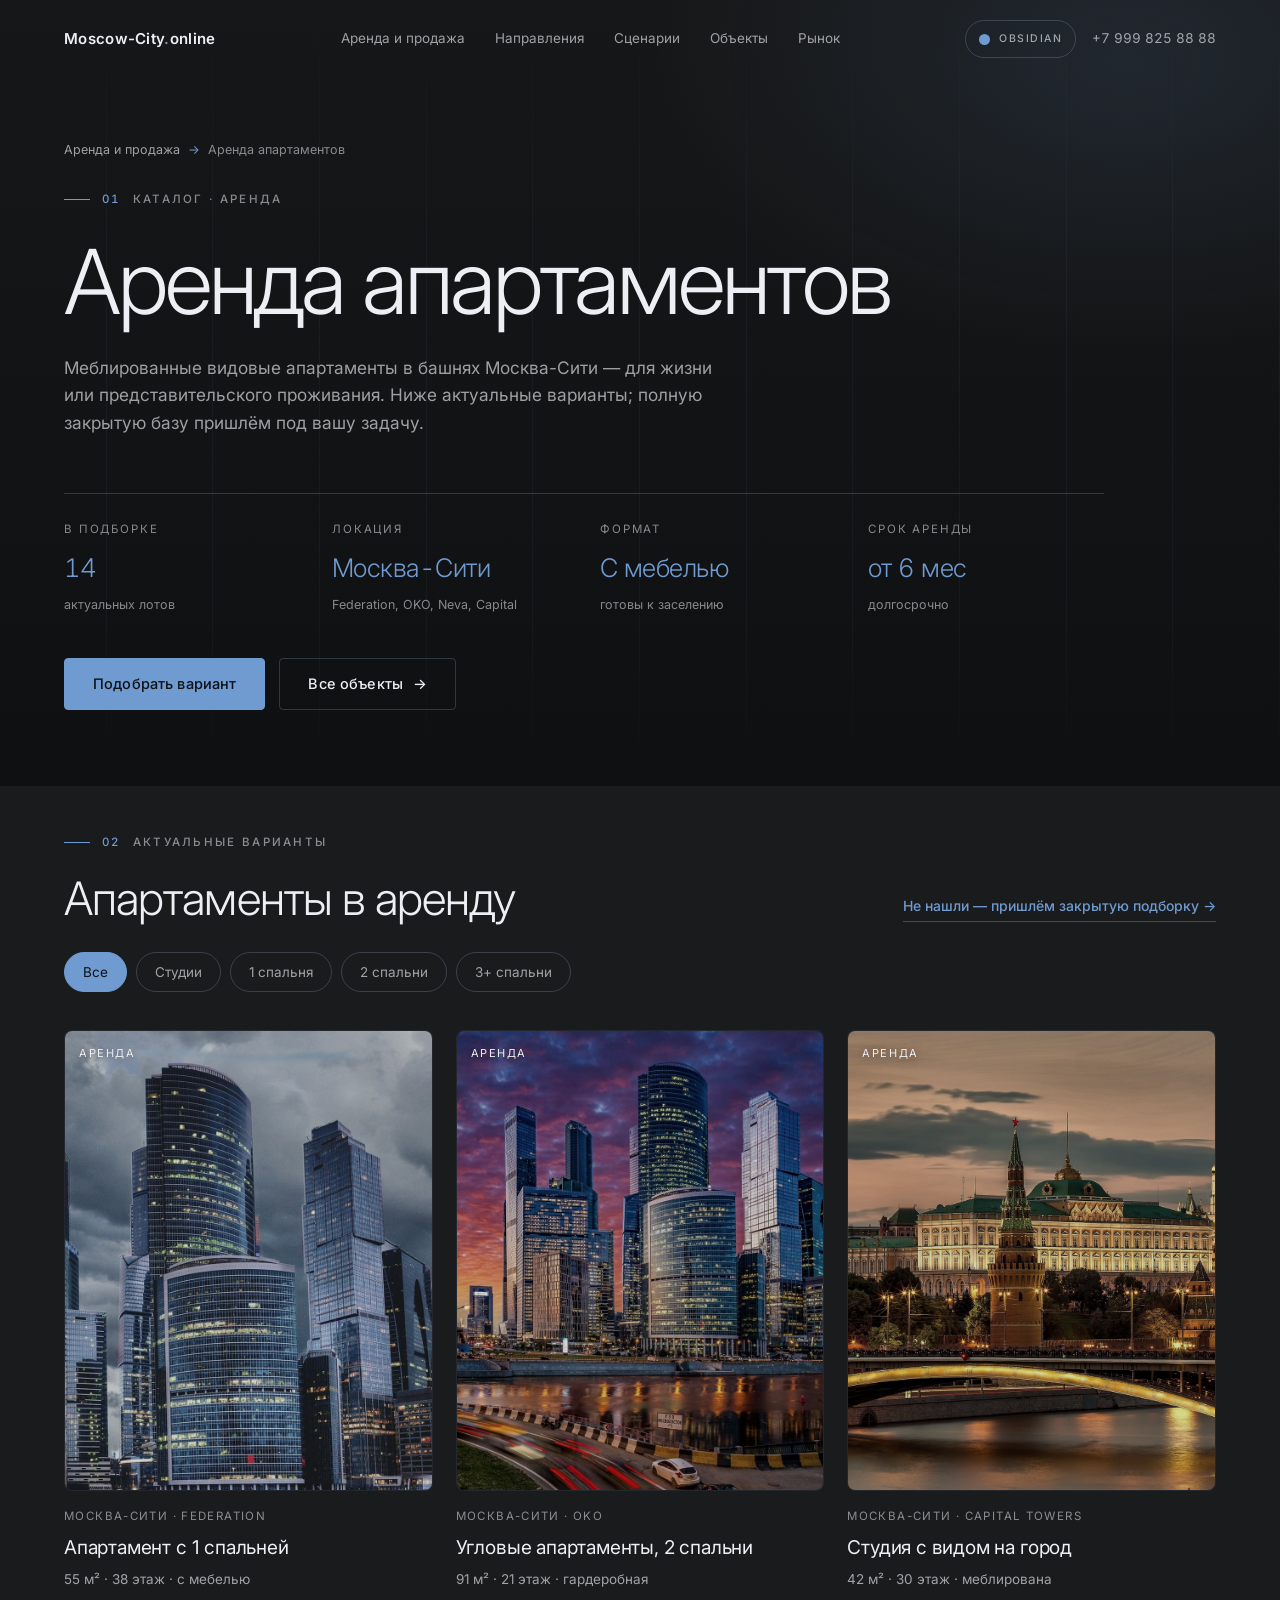
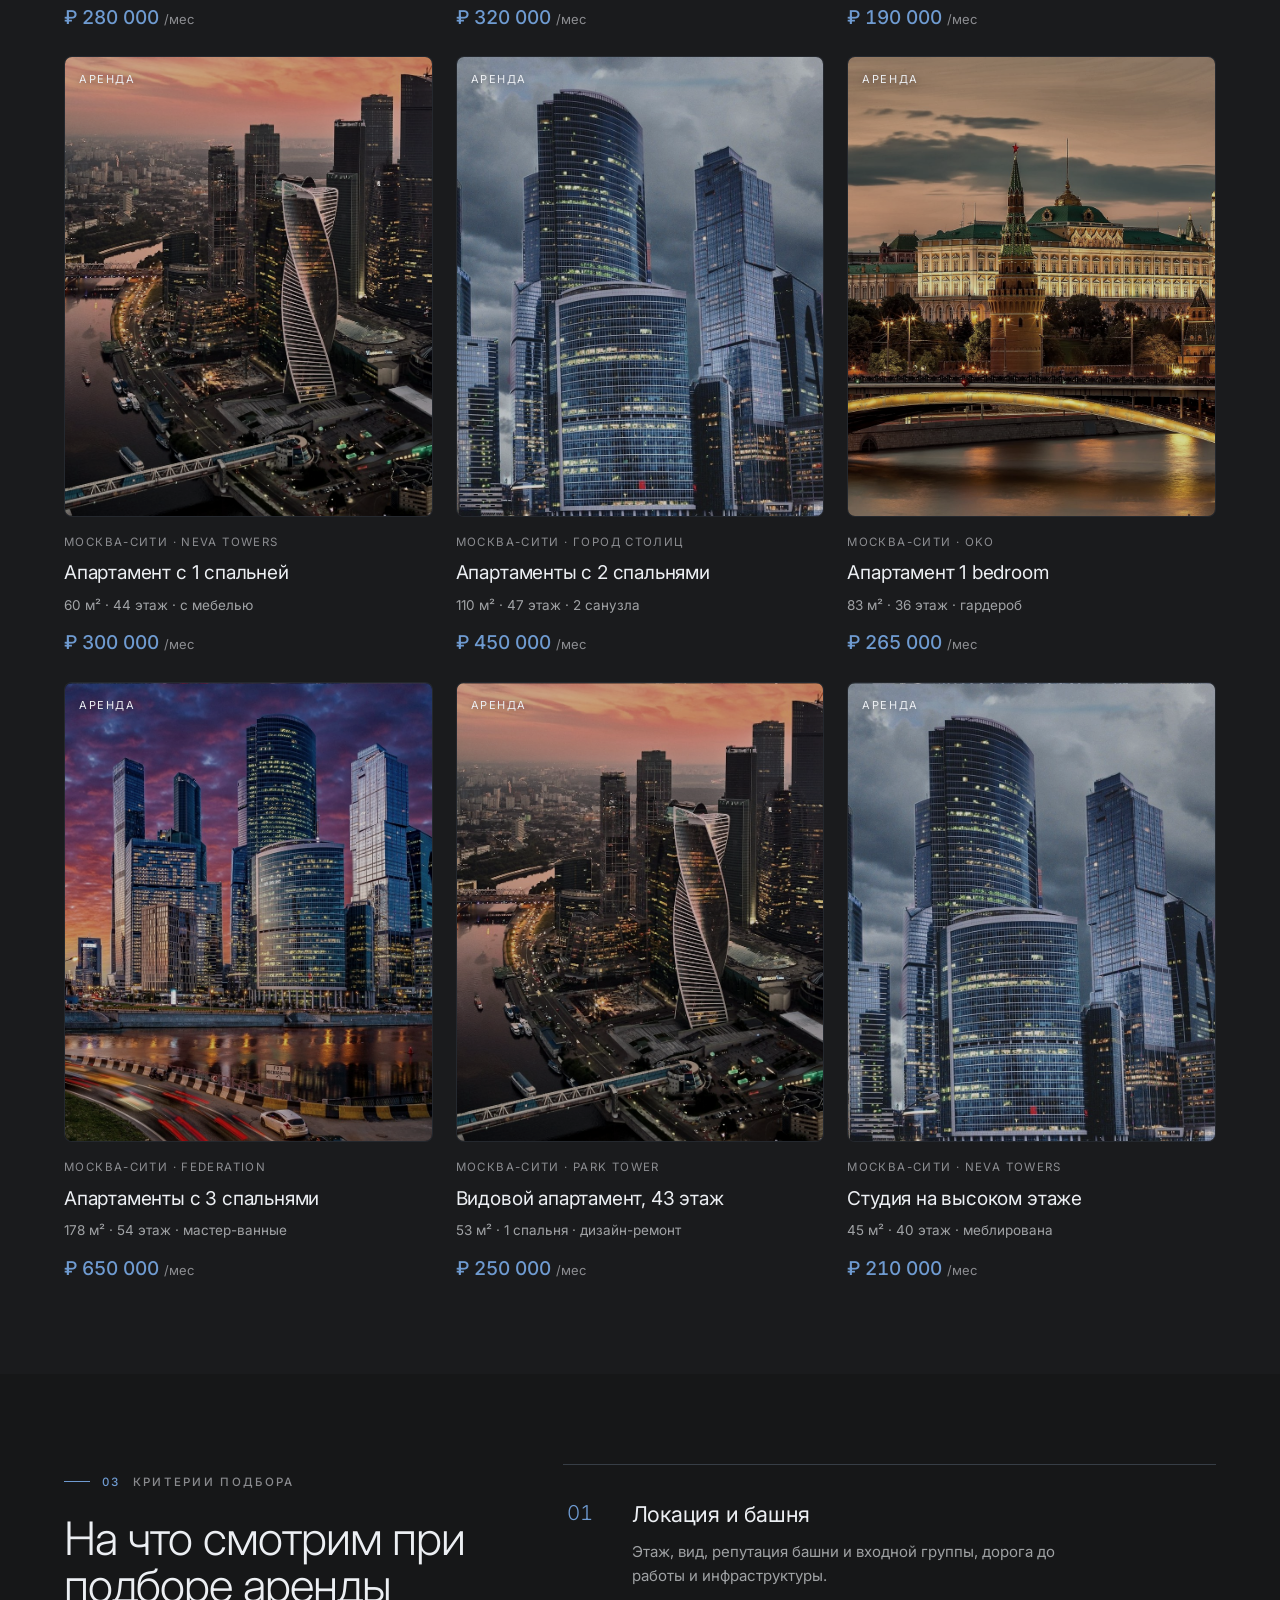
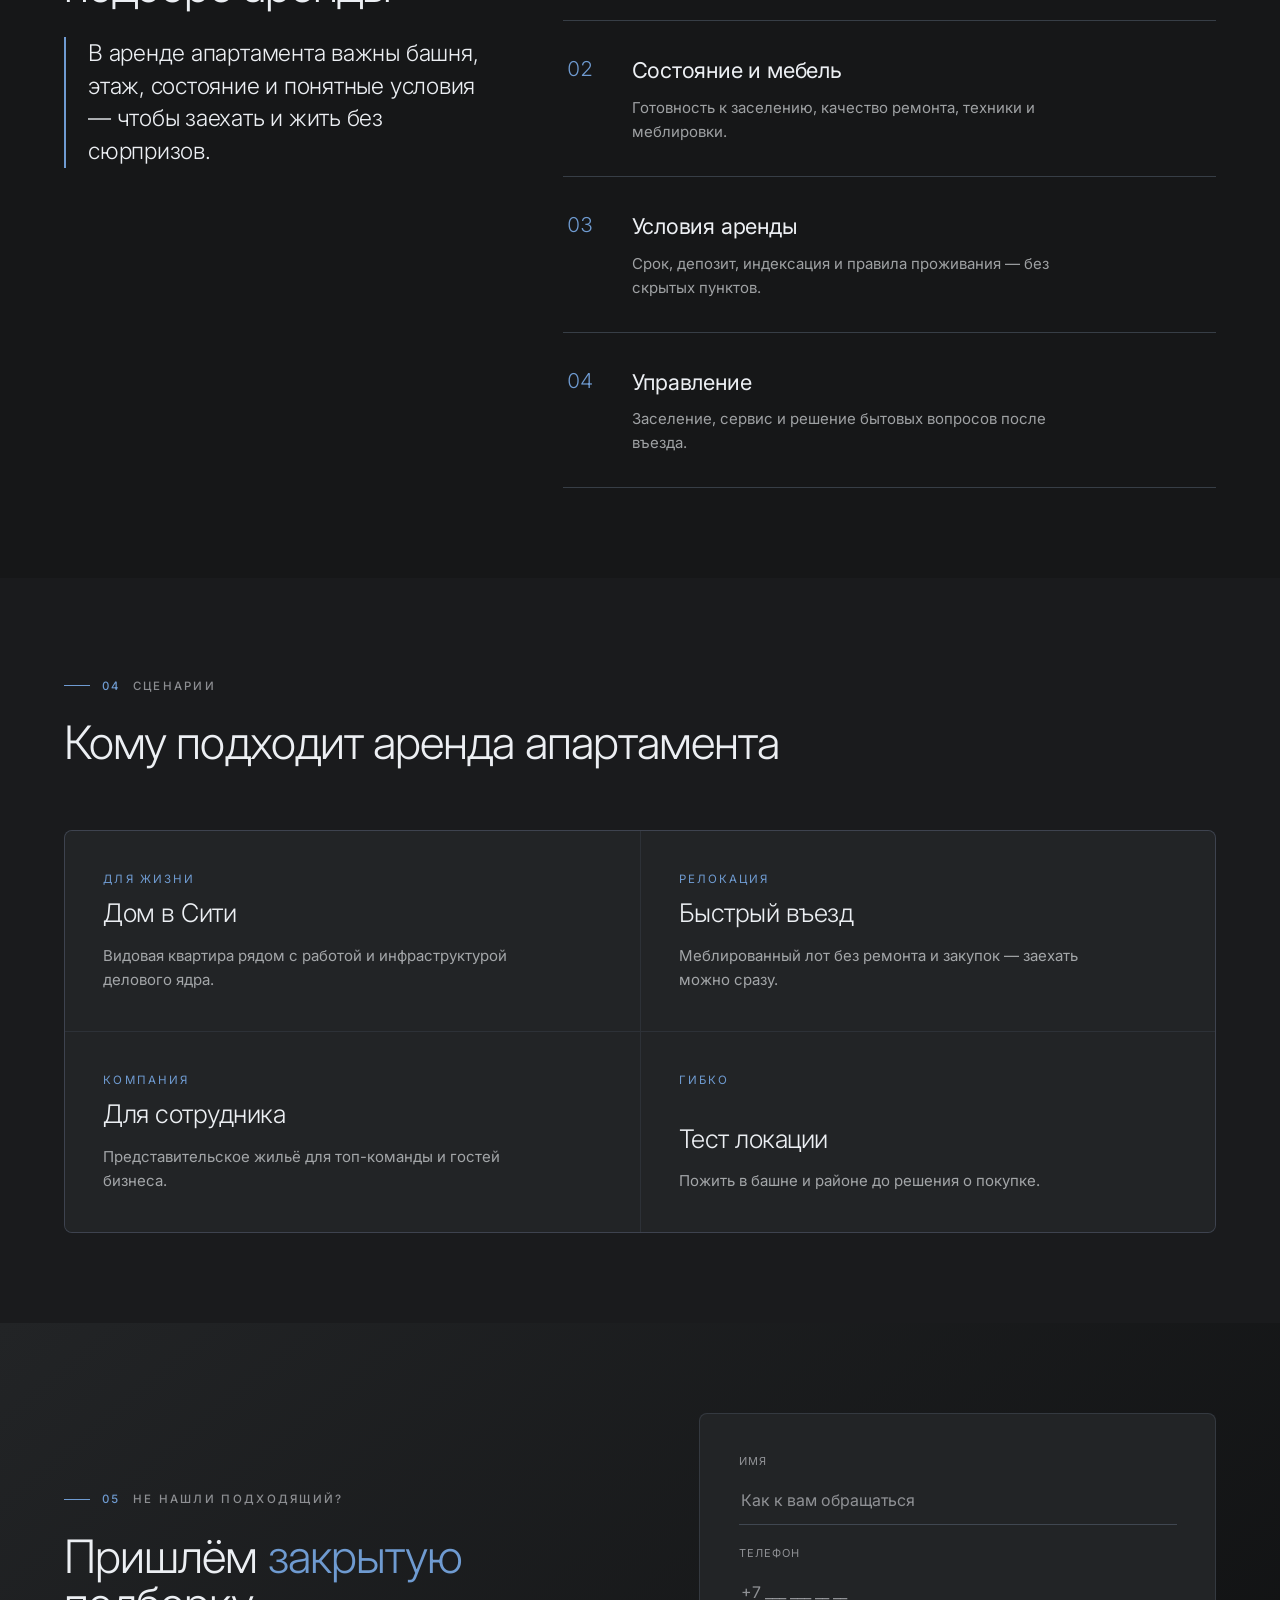
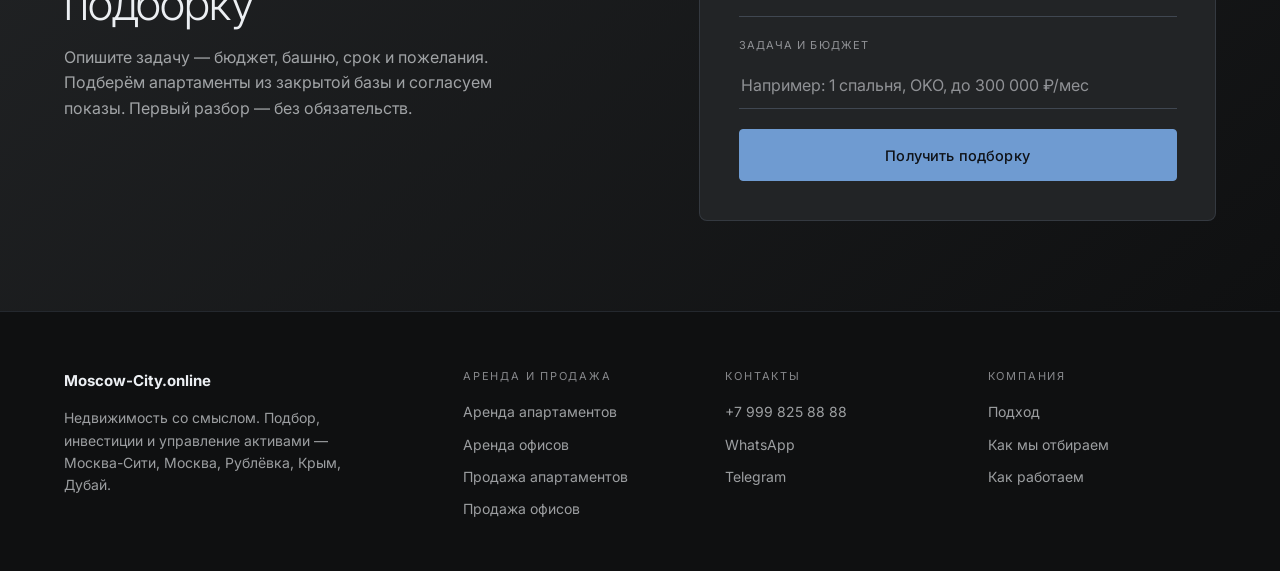
<file: new.v2/arenda-apartamentov.html>
<!DOCTYPE html>
<html lang="ru">
<head>
  <meta charset="UTF-8" />
  <meta name="viewport" content="width=device-width, initial-scale=1, viewport-fit=cover" />
  <title>Аренда апартаментов в Москва-Сити — Moscow-City.online</title>
  <meta name="description" content="Актуальные апартаменты в аренду в башнях Москва-Сити: меблированные видовые лоты с ценами, площадями и этажами. Подбор под задачу и сопровождение." />
  <link rel="preconnect" href="https://fonts.googleapis.com" />
  <link rel="preconnect" href="https://fonts.gstatic.com" crossorigin />
  <link href="https://fonts.googleapis.com/css2?family=Inter:wght@300;400;500;600&display=swap" rel="stylesheet" />
  <script>(function(){try{document.documentElement.setAttribute('data-theme',localStorage.getItem('mco-theme')||'obsidian');}catch(e){document.documentElement.setAttribute('data-theme','obsidian');}})();</script>
  <link rel="stylesheet" href="assets/tokens.css?v=proto-obsidian-5" />
  <link rel="stylesheet" href="assets/app.css?v=proto-obsidian-5" />
</head>
<body>
  <!-- BITRIX:HEADER START · include header (шапка + меню + переключатель тем) -->
  <header class="header" id="header">
    <div class="wrap header__bar">
      <a href="index.html#top" class="brand">Moscow-City<span>.</span>online</a>
      <nav class="nav" aria-label="Главная навигация">
        <a href="index.html#catalog">Аренда и продажа</a>
        <a href="index.html#directions">Направления</a>
        <a href="index.html#scenarios">Сценарии</a>
        <a href="index.html#objects">Объекты</a>
        <a href="index.html#market">Рынок</a>
      </nav>
      <div class="header__right">
        <button class="theme-toggle" type="button" data-theme-toggle aria-label="Переключить тему">
          <span class="theme-toggle__dot" aria-hidden="true"></span>
          <span class="theme-toggle__label" data-theme-label>Obsidian</span>
        </button>
        <a class="header__phone mono" href="tel:+79998258888">+7 999 825 88 88</a>
        <button class="burger" id="burger" type="button" aria-label="Меню" aria-expanded="false" aria-controls="mobileMenu"><span></span></button>
      </div>
    </div>
  </header>
  <!-- BITRIX:HEADER END -->

  <!-- BITRIX:MOBILE-MENU START · повторяемый include -->
  <div class="mobile-menu" id="mobileMenu" aria-hidden="true">
    <a href="index.html#catalog" data-menu-close>Аренда и продажа</a>
    <a href="index.html#directions" data-menu-close>Направления</a>
    <a href="index.html#scenarios" data-menu-close>Сценарии</a>
    <a href="index.html#objects" data-menu-close>Объекты</a>
    <a href="index.html#market" data-menu-close>Рынок</a>
    <button class="theme-toggle theme-toggle--mobile" type="button" data-theme-toggle aria-label="Переключить тему">
      <span class="theme-toggle__dot" aria-hidden="true"></span>
      <span class="theme-toggle__label" data-theme-label>Obsidian</span>
    </button>
  </div>

  <!-- BITRIX:MOBILE-MENU END -->

  <main id="top">
    <!-- BITRIX:HERO START -->
    <section class="dir-hero">
      <div class="wrap">
        <nav class="crumbs" aria-label="Хлебные крошки">
          <a href="index.html#catalog">Аренда и продажа</a> <span>→</span> Аренда апартаментов
        </nav>
        <div class="eyebrow"><span>01</span> Каталог · Аренда</div>
        <h1 class="dir-hero__title">Аренда апартаментов</h1>
        <p class="dir-hero__lede lede">Меблированные видовые апартаменты в башнях Москва-Сити — для жизни или представительского проживания. Ниже актуальные варианты; полную закрытую базу пришлём под вашу задачу.</p>
        <div class="dir-facts">
          <div><span>В подборке</span><b>14</b><small>актуальных лотов</small></div>
          <div><span>Локация</span><b>Москва-Сити</b><small>Federation, OKO, Neva, Capital</small></div>
          <div><span>Формат</span><b>С мебелью</b><small>готовы к заселению</small></div>
          <div><span>Срок аренды</span><b>от 6 мес</b><small>долгосрочно</small></div>
        </div>
        <div class="hero__cta" style="margin-top:clamp(30px,4vw,44px)">
          <button class="btn btn--primary" type="button" data-modal-open data-selection="Аренда апартаментов">Подобрать вариант</button>
          <a href="#objects" class="btn btn--ghost">Все объекты <span class="ar">→</span></a>
        </div>
      </div>
    </section>
    <!-- BITRIX:HERO END -->

    <!-- BITRIX:OBJECTS-LIST START -->
    <section class="section" id="objects" style="padding-top:clamp(20px,3vw,40px)">
      <div class="wrap">
        <div class="listings__top" data-reveal>
          <div>
            <div class="eyebrow"><span>02</span> Актуальные варианты</div>
            <h2 class="h2">Апартаменты в аренду</h2>
          </div>
          <button class="text-link" type="button" data-modal-open data-selection="Закрытая подборка · аренда апартаментов">Не нашли — пришлём закрытую подборку →</button>
        </div>
        <div class="filters" role="group" aria-label="Фильтр по формату" data-reveal>
          <button class="chip" data-filter="all" aria-pressed="true">Все</button>
          <button class="chip" data-filter="studio" aria-pressed="false">Студии</button>
          <button class="chip" data-filter="1br" aria-pressed="false">1 спальня</button>
          <button class="chip" data-filter="2br" aria-pressed="false">2 спальни</button>
          <button class="chip" data-filter="3br" aria-pressed="false">3+ спальни</button>
        </div>
        <!-- BITRIX-COMPONENT: mco:element.list (IBLOCK_ID=10) | fields: ID,NAME,PRICE,TOTAL_PRICE,KVAD,TOWER,FLOOR_,ADRESS,PHOTO,URL_DETAIL | FILTER: DEAL=rent & TYPE=apartment -->
        <div class="cards" id="cards" data-reveal>
          <a class="prop" href="object.html" data-type="1br">
            <div class="prop__media"><i style="background-image:url('assets/hero/slide-1.jpg')"></i><span class="prop__status">Аренда</span></div>
            <div class="prop__body"><div class="prop__loc">Москва-Сити · Federation</div><h3>Апартамент с 1 спальней</h3><div class="prop__meta">55 м² · 38 этаж · с мебелью</div><div class="prop__price">₽ 280 000 <small>/мес</small></div></div>
          </a>
          <a class="prop" href="object.html" data-type="2br">
            <div class="prop__media"><i style="background-image:url('assets/hero/slide-2.jpg')"></i><span class="prop__status">Аренда</span></div>
            <div class="prop__body"><div class="prop__loc">Москва-Сити · OKO</div><h3>Угловые апартаменты, 2 спальни</h3><div class="prop__meta">91 м² · 21 этаж · гардеробная</div><div class="prop__price">₽ 320 000 <small>/мес</small></div></div>
          </a>
          <a class="prop" href="object.html" data-type="studio">
            <div class="prop__media"><i style="background-image:url('assets/hero/slide-3.jpg')"></i><span class="prop__status">Аренда</span></div>
            <div class="prop__body"><div class="prop__loc">Москва-Сити · Capital Towers</div><h3>Студия с видом на город</h3><div class="prop__meta">42 м² · 30 этаж · меблирована</div><div class="prop__price">₽ 190 000 <small>/мес</small></div></div>
          </a>
          <a class="prop" href="object.html" data-type="1br">
            <div class="prop__media"><i style="background-image:url('assets/hero/slide-4.jpg')"></i><span class="prop__status">Аренда</span></div>
            <div class="prop__body"><div class="prop__loc">Москва-Сити · Neva Towers</div><h3>Апартамент с 1 спальней</h3><div class="prop__meta">60 м² · 44 этаж · с мебелью</div><div class="prop__price">₽ 300 000 <small>/мес</small></div></div>
          </a>
          <a class="prop" href="object.html" data-type="2br">
            <div class="prop__media"><i style="background-image:url('assets/hero/slide-1.jpg')"></i><span class="prop__status">Аренда</span></div>
            <div class="prop__body"><div class="prop__loc">Москва-Сити · Город Столиц</div><h3>Апартаменты с 2 спальнями</h3><div class="prop__meta">110 м² · 47 этаж · 2 санузла</div><div class="prop__price">₽ 450 000 <small>/мес</small></div></div>
          </a>
          <a class="prop" href="object.html" data-type="1br">
            <div class="prop__media"><i style="background-image:url('assets/hero/slide-3.jpg')"></i><span class="prop__status">Аренда</span></div>
            <div class="prop__body"><div class="prop__loc">Москва-Сити · OKO</div><h3>Апартамент 1 bedroom</h3><div class="prop__meta">83 м² · 36 этаж · гардероб</div><div class="prop__price">₽ 265 000 <small>/мес</small></div></div>
          </a>
          <a class="prop" href="object.html" data-type="3br">
            <div class="prop__media"><i style="background-image:url('assets/hero/slide-2.jpg')"></i><span class="prop__status">Аренда</span></div>
            <div class="prop__body"><div class="prop__loc">Москва-Сити · Federation</div><h3>Апартаменты с 3 спальнями</h3><div class="prop__meta">178 м² · 54 этаж · мастер-ванные</div><div class="prop__price">₽ 650 000 <small>/мес</small></div></div>
          </a>
          <a class="prop" href="object.html" data-type="1br">
            <div class="prop__media"><i style="background-image:url('assets/hero/slide-4.jpg')"></i><span class="prop__status">Аренда</span></div>
            <div class="prop__body"><div class="prop__loc">Москва-Сити · Park Tower</div><h3>Видовой апартамент, 43 этаж</h3><div class="prop__meta">53 м² · 1 спальня · дизайн-ремонт</div><div class="prop__price">₽ 250 000 <small>/мес</small></div></div>
          </a>
          <a class="prop" href="object.html" data-type="studio">
            <div class="prop__media"><i style="background-image:url('assets/hero/slide-1.jpg')"></i><span class="prop__status">Аренда</span></div>
            <div class="prop__body"><div class="prop__loc">Москва-Сити · Neva Towers</div><h3>Студия на высоком этаже</h3><div class="prop__meta">45 м² · 40 этаж · меблирована</div><div class="prop__price">₽ 210 000 <small>/мес</small></div></div>
          </a>
        </div>
      </div>
    </section>
    <!-- BITRIX:OBJECTS-LIST END -->

    <!-- BITRIX:SELECTION-CRITERIA START -->
    <section class="section section--alt">
      <div class="wrap method" data-reveal>
        <div>
          <div class="eyebrow"><span>03</span> Критерии подбора</div>
          <h2 class="h2">На что смотрим при подборе аренды</h2>
          <blockquote>В аренде апартамента важны башня, этаж, состояние и понятные условия — чтобы заехать и жить без сюрпризов.</blockquote>
        </div>
        <div class="crit">
          <div class="crit__item"><span>01</span><div><h3>Локация и башня</h3><p>Этаж, вид, репутация башни и входной группы, дорога до работы и инфраструктуры.</p></div></div>
          <div class="crit__item"><span>02</span><div><h3>Состояние и мебель</h3><p>Готовность к заселению, качество ремонта, техники и меблировки.</p></div></div>
          <div class="crit__item"><span>03</span><div><h3>Условия аренды</h3><p>Срок, депозит, индексация и правила проживания — без скрытых пунктов.</p></div></div>
          <div class="crit__item"><span>04</span><div><h3>Управление</h3><p>Заселение, сервис и решение бытовых вопросов после въезда.</p></div></div>
        </div>
      </div>
    </section>
    <!-- BITRIX:SELECTION-CRITERIA END -->

    <!-- BITRIX:SCENARIOS START -->
    <section class="section">
      <div class="wrap">
        <div class="section-head" data-reveal>
          <div class="eyebrow"><span>04</span> Сценарии</div>
          <h2 class="h2">Кому подходит аренда апартамента</h2>
        </div>
        <div class="support" data-reveal>
          <article><span>Для жизни</span><h3>Дом в Сити</h3><p>Видовая квартира рядом с работой и инфраструктурой делового ядра.</p></article>
          <article><span>Релокация</span><h3>Быстрый въезд</h3><p>Меблированный лот без ремонта и закупок — заехать можно сразу.</p></article>
          <article><span>Компания</span><h3>Для сотрудника</h3><p>Представительское жильё для топ-команды и гостей бизнеса.</p></article>
          <article><span>Гибко</span><h3>Тест локации</h3><p>Пожить в башне и районе до решения о покупке.</p></article>
        </div>
      </div>
    </section>
    <!-- BITRIX:SCENARIOS END -->

    <!-- BITRIX:CONTACT-FORM START -->
    <section class="section final">
      <div class="wrap final__inner" data-reveal>
        <div>
          <div class="eyebrow"><span>05</span> Не нашли подходящий?</div>
          <h2 class="h2">Пришлём <em>закрытую</em> подборку</h2>
          <p>Опишите задачу — бюджет, башню, срок и пожелания. Подберём апартаменты из закрытой базы и согласуем показы. Первый разбор — без обязательств.</p>
        </div>
        <div class="final__form">
          <form id="finalForm" class="form" data-form="lead" data-source="arenda-apartamentov:final" novalidate>
            <input type="hidden" name="source_page" value="arenda-apartamentov">
            <label><span>Имя</span><input type="text" name="name" placeholder="Как к вам обращаться" required></label>
            <label><span>Телефон</span><input type="tel" name="phone" placeholder="+7 ___ ___ __ __" required></label>
            <label><span>Задача и бюджет</span><input type="text" name="interest" placeholder="Например: 1 спальня, OKO, до 300 000 ₽/мес"></label>
            <button class="btn btn--primary btn--block" type="submit">Получить подборку</button>
          </form>
        </div>
      </div>
    </section>
    <!-- BITRIX:CONTACT-FORM END -->
  </main>

  <!-- BITRIX:FOOTER START · include footer -->
  <footer class="footer">
    <div class="wrap footer__inner">
      <div>
        <b>Moscow-City.online</b>
        <p>Недвижимость со смыслом. Подбор, инвестиции и управление активами — Москва-Сити, Москва, Рублёвка, Крым, Дубай.</p>
      </div>
      <div>
        <div class="footer__col-title">Аренда и продажа</div>
        <a href="arenda-apartamentov.html">Аренда апартаментов</a><a href="arenda-ofisov.html">Аренда офисов</a><a href="prodazha-apartamentov.html">Продажа апартаментов</a><a href="prodazha-ofisov.html">Продажа офисов</a>
      </div>
      <div>
        <div class="footer__col-title">Контакты</div>
        <a href="tel:+79998258888">+7 999 825 88 88</a>
        <a href="https://wa.me/79998258888" target="_blank" rel="noopener">WhatsApp</a>
        <a href="https://t.me/+79998258888" target="_blank" rel="noopener">Telegram</a>
      </div>
      <div>
        <div class="footer__col-title">Компания</div>
        <a href="index.html#meaning">Подход</a><a href="index.html#method">Как мы отбираем</a><a href="index.html#process">Как работаем</a>
      </div>
    </div>
  </footer>
  <!-- BITRIX:FOOTER END -->

  <!-- BITRIX:LEAD-MODAL START · форма заявки (повторяемый include) -->
  <div class="modal" id="modal" role="dialog" aria-modal="true" aria-labelledby="modalTitle" aria-hidden="true">
    <div class="modal__scrim" data-modal-close></div>
    <div class="modal__panel">
      <button class="modal__close" type="button" data-modal-close aria-label="Закрыть">×</button>
      <div class="modal__form" id="modalFormView">
        <div class="eyebrow eyebrow--plain"><span>—</span> Заявка</div>
        <h3 id="modalTitle">Подберём апартамент в аренду</h3>
        <p id="modalText">Оставьте контакты — пришлём актуальные варианты под вашу задачу и согласуем показы.</p>
        <form id="leadForm" class="form" data-form="lead" data-source="arenda-apartamentov:modal" novalidate>
          <input type="hidden" name="selection" id="selectionName" value="Аренда апартаментов">
          <input type="hidden" name="source_page" value="arenda-apartamentov">
          <label><span>Имя</span><input name="name" type="text" placeholder="Как к вам обращаться" required></label>
          <label><span>Телефон</span><input name="phone" type="tel" placeholder="+7 ___ ___ __ __" required></label>
          <label><span>Комментарий</span><textarea name="message" placeholder="Башня, бюджет, срок, пожелания"></textarea></label>
          <button class="btn btn--primary btn--block" type="submit">Отправить заявку</button>
        </form>
      </div>
      <div class="modal__success" id="modalSuccessView" hidden>
        <h3>Заявка принята</h3>
        <p id="modalSuccessText">Спасибо. Эксперт свяжется с вами в течение рабочего дня.</p>
        <button class="btn btn--ghost" type="button" data-modal-close>Закрыть</button>
      </div>
    </div>
  </div>

  <!-- BITRIX:LEAD-MODAL END -->
  <!-- BITRIX:FLOATING-WIDGET START -->
  <div class="floating" aria-label="Связаться">
    <a href="https://t.me/+79998258888" target="_blank" rel="noopener" aria-label="Telegram">TG</a>
    <a href="https://wa.me/79998258888" target="_blank" rel="noopener" aria-label="WhatsApp">WA</a>
  </div>

  <!-- BITRIX:FLOATING-WIDGET END -->
  <script src="assets/app.js?v=proto-obsidian-5"></script>
</body>
</html>
</file>
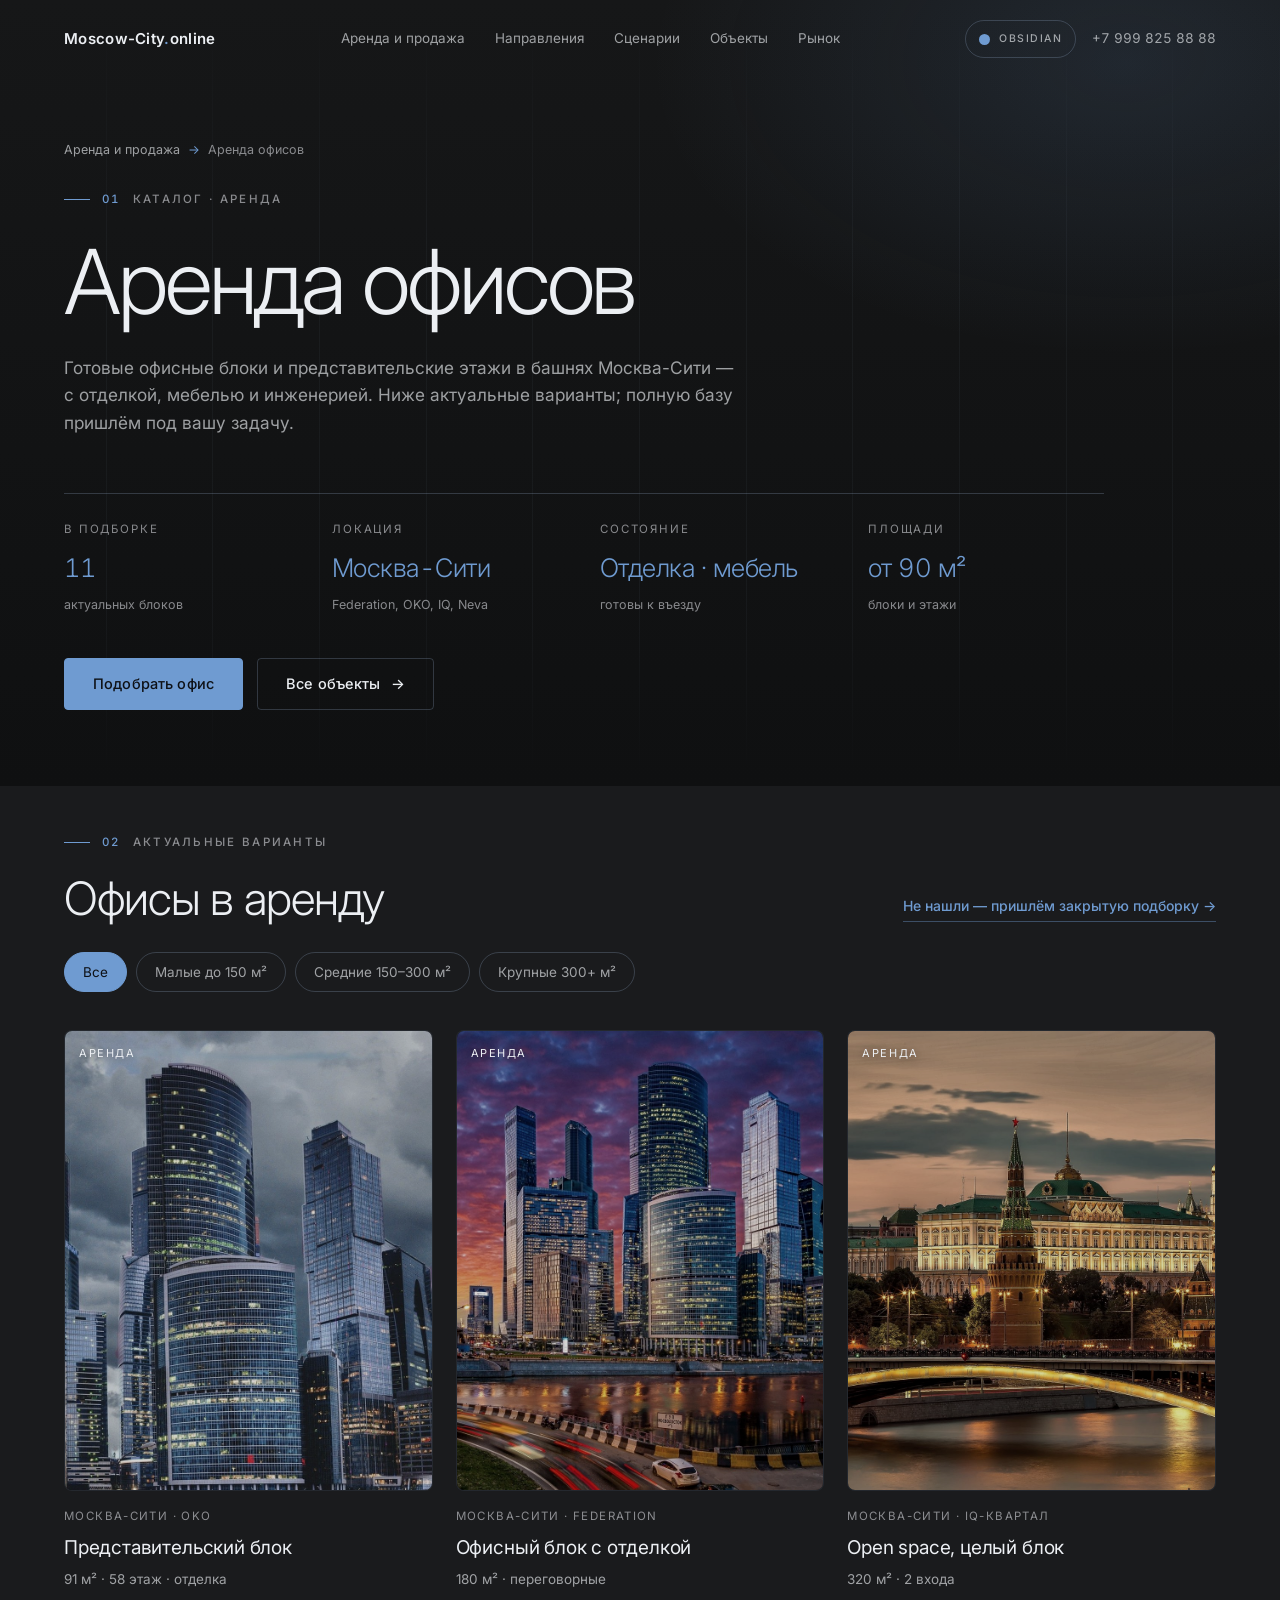
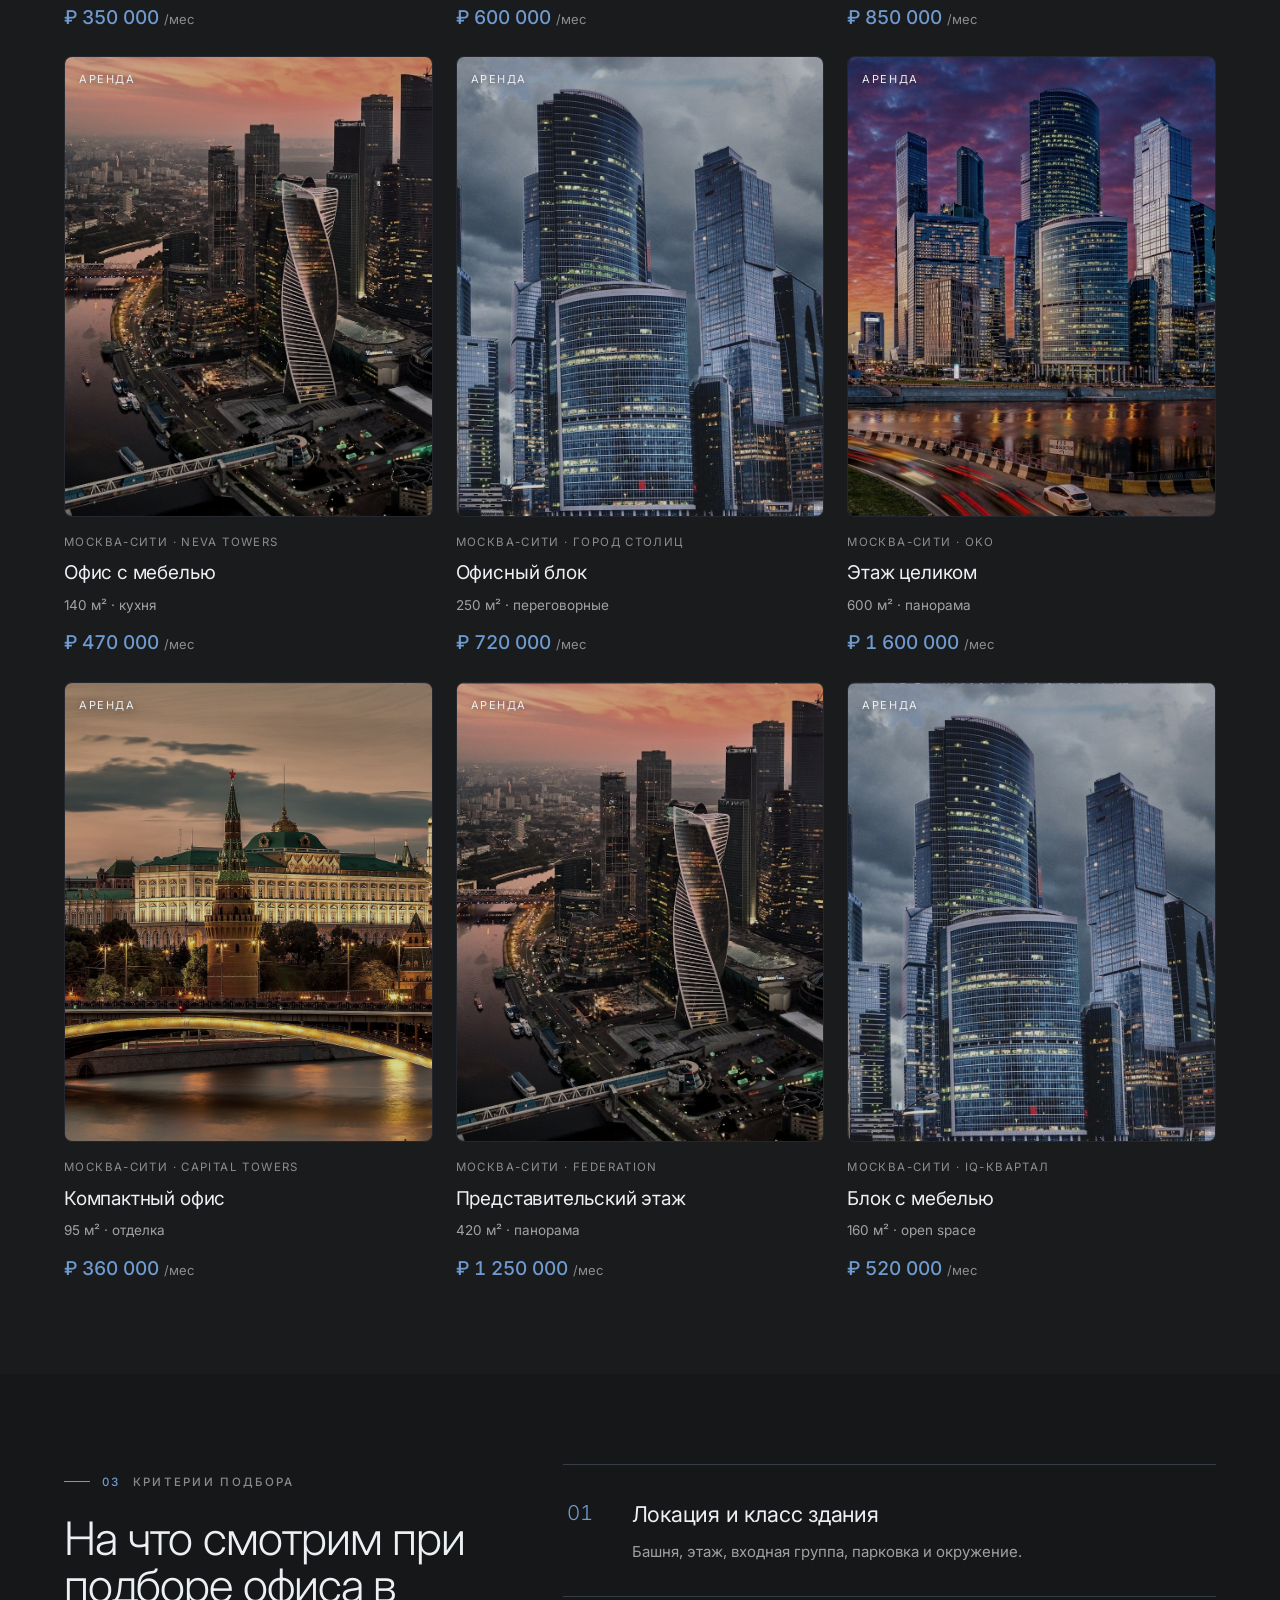
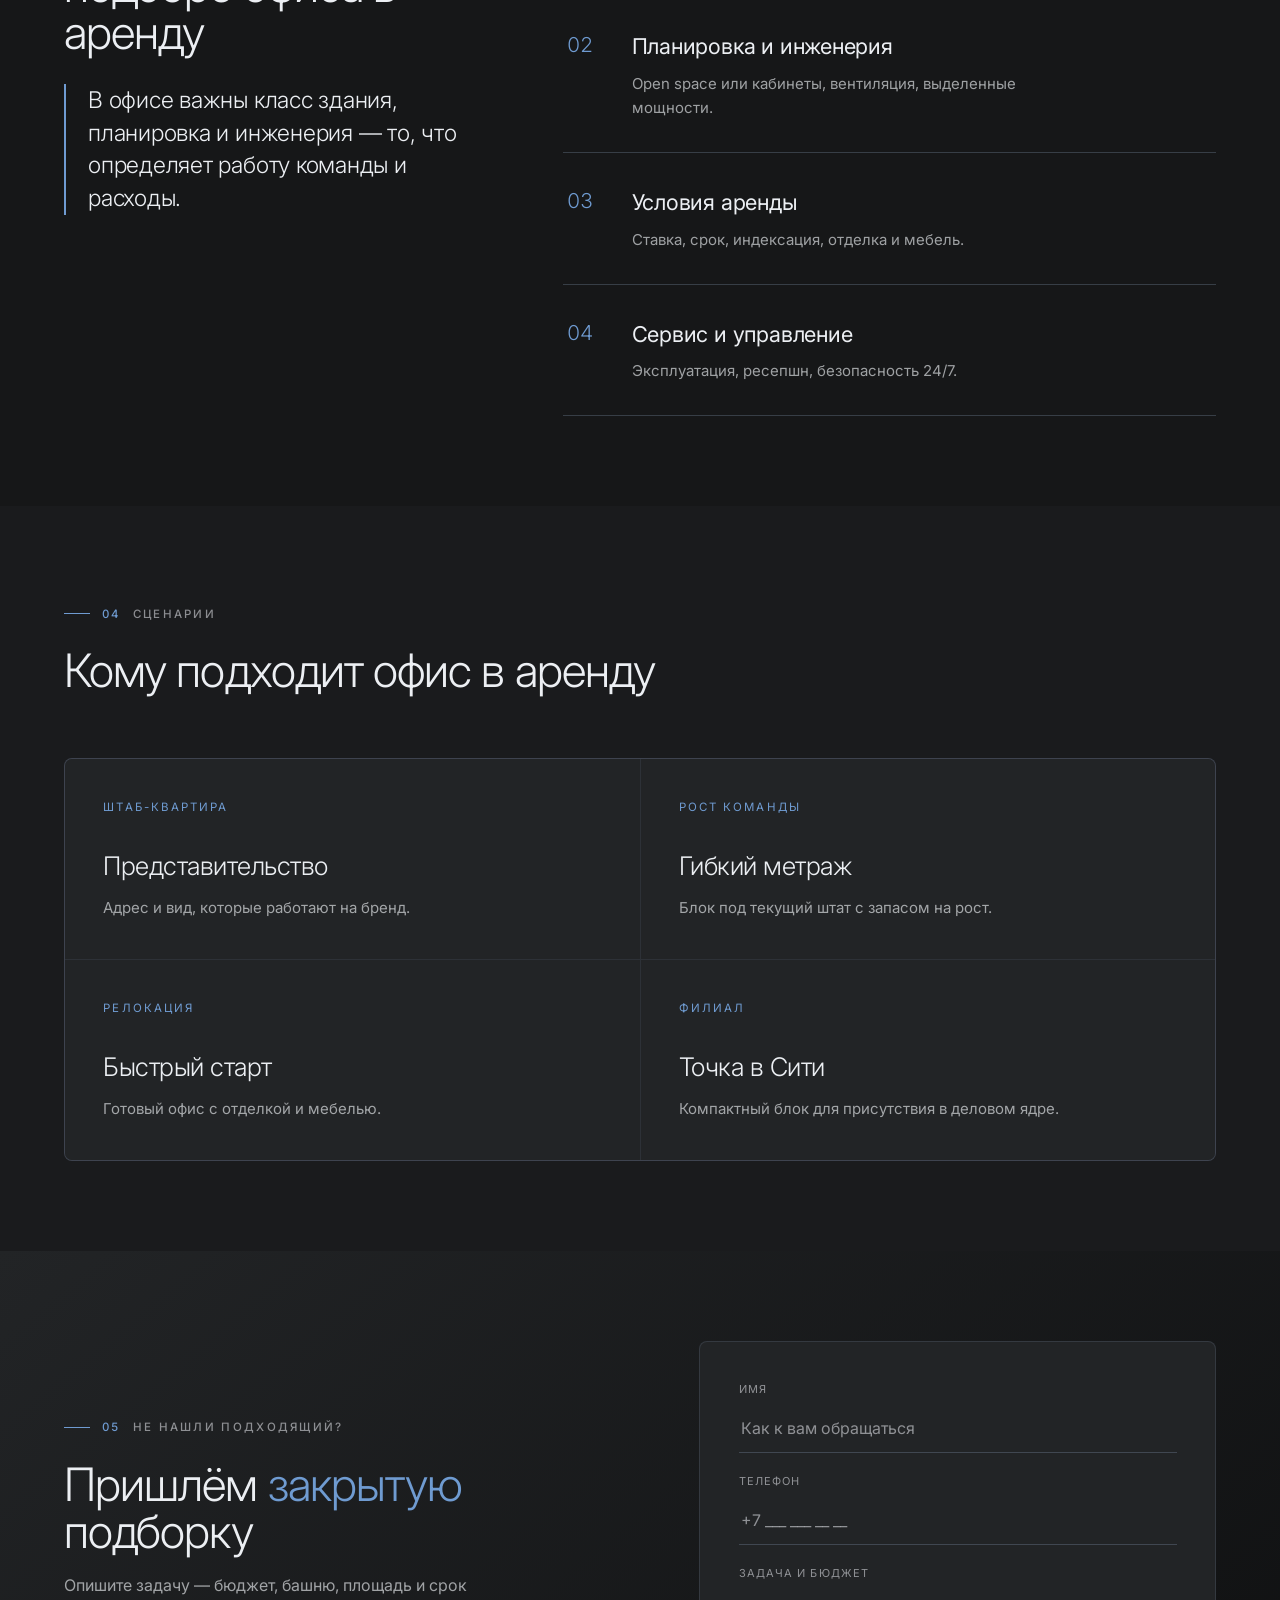
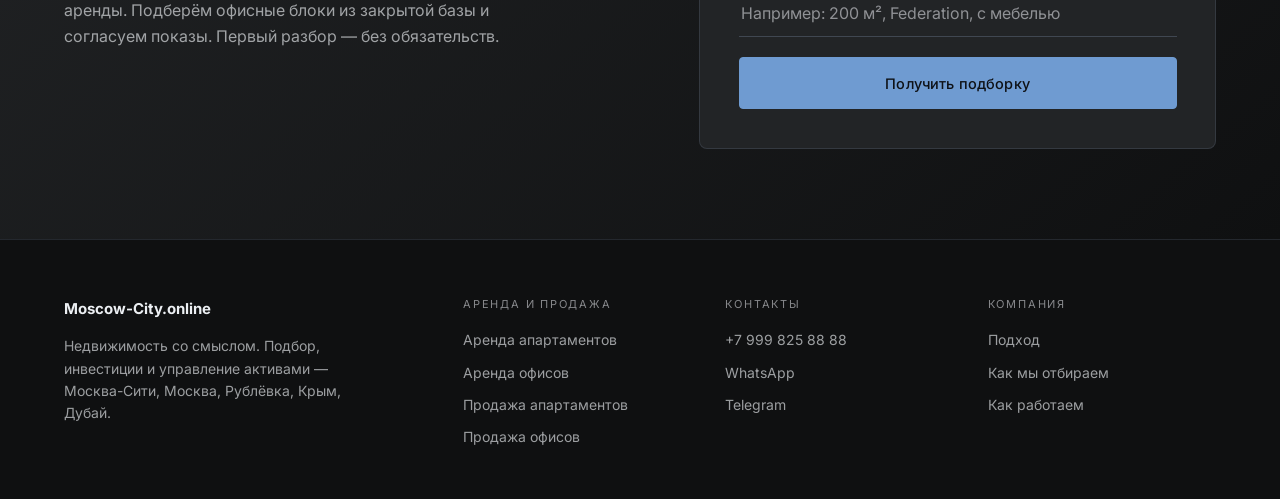
<file: new.v2/arenda-ofisov.html>
<!DOCTYPE html>
<html lang="ru">
<head>
  <meta charset="UTF-8" />
  <meta name="viewport" content="width=device-width, initial-scale=1, viewport-fit=cover" />
  <title>Аренда офисов в Москва-Сити — Moscow-City.online</title>
  <meta name="description" content="Офисные блоки и представительские этажи в аренду в башнях Москва-Сити: отделка, мебель, инженерия. Актуальные варианты и подбор под задачу." />
  <link rel="preconnect" href="https://fonts.googleapis.com" />
  <link rel="preconnect" href="https://fonts.gstatic.com" crossorigin />
  <link href="https://fonts.googleapis.com/css2?family=Inter:wght@300;400;500;600&display=swap" rel="stylesheet" />
  <script>(function(){try{document.documentElement.setAttribute('data-theme',localStorage.getItem('mco-theme')||'obsidian');}catch(e){document.documentElement.setAttribute('data-theme','obsidian');}})();</script>
  <link rel="stylesheet" href="assets/tokens.css?v=proto-obsidian-5" />
  <link rel="stylesheet" href="assets/app.css?v=proto-obsidian-5" />
</head>
<body>
  <!-- BITRIX:HEADER START · include header (шапка + меню + переключатель тем) -->
  <header class="header" id="header">
    <div class="wrap header__bar">
      <a href="index.html#top" class="brand">Moscow-City<span>.</span>online</a>
      <nav class="nav" aria-label="Главная навигация">
        <a href="index.html#catalog">Аренда и продажа</a>
        <a href="index.html#directions">Направления</a>
        <a href="index.html#scenarios">Сценарии</a>
        <a href="index.html#objects">Объекты</a>
        <a href="index.html#market">Рынок</a>
      </nav>
      <div class="header__right">
        <button class="theme-toggle" type="button" data-theme-toggle aria-label="Переключить тему">
          <span class="theme-toggle__dot" aria-hidden="true"></span>
          <span class="theme-toggle__label" data-theme-label>Obsidian</span>
        </button>
        <a class="header__phone mono" href="tel:+79998258888">+7 999 825 88 88</a>
        <button class="burger" id="burger" type="button" aria-label="Меню" aria-expanded="false" aria-controls="mobileMenu"><span></span></button>
      </div>
    </div>
  </header>
  <!-- BITRIX:HEADER END -->

  <!-- BITRIX:MOBILE-MENU START · повторяемый include -->
  <div class="mobile-menu" id="mobileMenu" aria-hidden="true">
    <a href="index.html#catalog" data-menu-close>Аренда и продажа</a>
    <a href="index.html#directions" data-menu-close>Направления</a>
    <a href="index.html#scenarios" data-menu-close>Сценарии</a>
    <a href="index.html#objects" data-menu-close>Объекты</a>
    <a href="index.html#market" data-menu-close>Рынок</a>
    <button class="theme-toggle theme-toggle--mobile" type="button" data-theme-toggle aria-label="Переключить тему">
      <span class="theme-toggle__dot" aria-hidden="true"></span>
      <span class="theme-toggle__label" data-theme-label>Obsidian</span>
    </button>
  </div>

  <!-- BITRIX:MOBILE-MENU END -->

  <main id="top">
    <!-- BITRIX:HERO START -->
    <section class="dir-hero">
      <div class="wrap">
        <nav class="crumbs" aria-label="Хлебные крошки">
          <a href="index.html#catalog">Аренда и продажа</a> <span>→</span> Аренда офисов
        </nav>
        <div class="eyebrow"><span>01</span> Каталог · Аренда</div>
        <h1 class="dir-hero__title">Аренда офисов</h1>
        <p class="dir-hero__lede lede">Готовые офисные блоки и представительские этажи в башнях Москва-Сити — с отделкой, мебелью и инженерией. Ниже актуальные варианты; полную базу пришлём под вашу задачу.</p>
        <div class="dir-facts">
          <div><span>В подборке</span><b>11</b><small>актуальных блоков</small></div>
          <div><span>Локация</span><b>Москва-Сити</b><small>Federation, OKO, IQ, Neva</small></div>
          <div><span>Состояние</span><b>Отделка · мебель</b><small>готовы к въезду</small></div>
          <div><span>Площади</span><b>от 90 м²</b><small>блоки и этажи</small></div>
        </div>
        <div class="hero__cta" style="margin-top:clamp(30px,4vw,44px)">
          <button class="btn btn--primary" type="button" data-modal-open data-selection="Аренда офисов">Подобрать офис</button>
          <a href="#objects" class="btn btn--ghost">Все объекты <span class="ar">→</span></a>
        </div>
      </div>
    </section>
    <!-- BITRIX:HERO END -->

    <!-- BITRIX:OBJECTS-LIST START -->
    <section class="section" id="objects" style="padding-top:clamp(20px,3vw,40px)">
      <div class="wrap">
        <div class="listings__top" data-reveal>
          <div>
            <div class="eyebrow"><span>02</span> Актуальные варианты</div>
            <h2 class="h2">Офисы в аренду</h2>
          </div>
          <button class="text-link" type="button" data-modal-open data-selection="Закрытая подборка · аренда офисов">Не нашли — пришлём закрытую подборку →</button>
        </div>
        <div class="filters" role="group" aria-label="Фильтр по площади" data-reveal>
          <button class="chip" data-filter="all" aria-pressed="true">Все</button>
          <button class="chip" data-filter="small" aria-pressed="false">Малые до 150 м²</button>
          <button class="chip" data-filter="mid" aria-pressed="false">Средние 150–300 м²</button>
          <button class="chip" data-filter="large" aria-pressed="false">Крупные 300+ м²</button>
        </div>
        <!-- BITRIX-COMPONENT: mco:element.list (IBLOCK_ID=10) | fields: ID,NAME,PRICE,TOTAL_PRICE,KVAD,TOWER,FLOOR_,ADRESS,PHOTO,URL_DETAIL | FILTER: DEAL=rent & TYPE=office -->
        <div class="cards" id="cards" data-reveal>
          <a class="prop" href="object.html" data-type="small">
            <div class="prop__media"><i style="background-image:url('assets/hero/slide-1.jpg')"></i><span class="prop__status">Аренда</span></div>
            <div class="prop__body"><div class="prop__loc">Москва-Сити · OKO</div><h3>Представительский блок</h3><div class="prop__meta">91 м² · 58 этаж · отделка</div><div class="prop__price">₽ 350 000 <small>/мес</small></div></div>
          </a>
          <a class="prop" href="object.html" data-type="mid">
            <div class="prop__media"><i style="background-image:url('assets/hero/slide-2.jpg')"></i><span class="prop__status">Аренда</span></div>
            <div class="prop__body"><div class="prop__loc">Москва-Сити · Federation</div><h3>Офисный блок с отделкой</h3><div class="prop__meta">180 м² · переговорные</div><div class="prop__price">₽ 600 000 <small>/мес</small></div></div>
          </a>
          <a class="prop" href="object.html" data-type="large">
            <div class="prop__media"><i style="background-image:url('assets/hero/slide-3.jpg')"></i><span class="prop__status">Аренда</span></div>
            <div class="prop__body"><div class="prop__loc">Москва-Сити · IQ-квартал</div><h3>Open space, целый блок</h3><div class="prop__meta">320 м² · 2 входа</div><div class="prop__price">₽ 850 000 <small>/мес</small></div></div>
          </a>
          <a class="prop" href="object.html" data-type="small">
            <div class="prop__media"><i style="background-image:url('assets/hero/slide-4.jpg')"></i><span class="prop__status">Аренда</span></div>
            <div class="prop__body"><div class="prop__loc">Москва-Сити · Neva Towers</div><h3>Офис с мебелью</h3><div class="prop__meta">140 м² · кухня</div><div class="prop__price">₽ 470 000 <small>/мес</small></div></div>
          </a>
          <a class="prop" href="object.html" data-type="mid">
            <div class="prop__media"><i style="background-image:url('assets/hero/slide-1.jpg')"></i><span class="prop__status">Аренда</span></div>
            <div class="prop__body"><div class="prop__loc">Москва-Сити · Город Столиц</div><h3>Офисный блок</h3><div class="prop__meta">250 м² · переговорные</div><div class="prop__price">₽ 720 000 <small>/мес</small></div></div>
          </a>
          <a class="prop" href="object.html" data-type="large">
            <div class="prop__media"><i style="background-image:url('assets/hero/slide-2.jpg')"></i><span class="prop__status">Аренда</span></div>
            <div class="prop__body"><div class="prop__loc">Москва-Сити · OKO</div><h3>Этаж целиком</h3><div class="prop__meta">600 м² · панорама</div><div class="prop__price">₽ 1 600 000 <small>/мес</small></div></div>
          </a>
          <a class="prop" href="object.html" data-type="small">
            <div class="prop__media"><i style="background-image:url('assets/hero/slide-3.jpg')"></i><span class="prop__status">Аренда</span></div>
            <div class="prop__body"><div class="prop__loc">Москва-Сити · Capital Towers</div><h3>Компактный офис</h3><div class="prop__meta">95 м² · отделка</div><div class="prop__price">₽ 360 000 <small>/мес</small></div></div>
          </a>
          <a class="prop" href="object.html" data-type="large">
            <div class="prop__media"><i style="background-image:url('assets/hero/slide-4.jpg')"></i><span class="prop__status">Аренда</span></div>
            <div class="prop__body"><div class="prop__loc">Москва-Сити · Federation</div><h3>Представительский этаж</h3><div class="prop__meta">420 м² · панорама</div><div class="prop__price">₽ 1 250 000 <small>/мес</small></div></div>
          </a>
          <a class="prop" href="object.html" data-type="mid">
            <div class="prop__media"><i style="background-image:url('assets/hero/slide-1.jpg')"></i><span class="prop__status">Аренда</span></div>
            <div class="prop__body"><div class="prop__loc">Москва-Сити · IQ-квартал</div><h3>Блок с мебелью</h3><div class="prop__meta">160 м² · open space</div><div class="prop__price">₽ 520 000 <small>/мес</small></div></div>
          </a>
        </div>
      </div>
    </section>
    <!-- BITRIX:OBJECTS-LIST END -->

    <!-- BITRIX:SELECTION-CRITERIA START -->
    <section class="section section--alt">
      <div class="wrap method" data-reveal>
        <div>
          <div class="eyebrow"><span>03</span> Критерии подбора</div>
          <h2 class="h2">На что смотрим при подборе офиса в аренду</h2>
          <blockquote>В офисе важны класс здания, планировка и инженерия — то, что определяет работу команды и расходы.</blockquote>
        </div>
        <div class="crit">
          <div class="crit__item"><span>01</span><div><h3>Локация и класс здания</h3><p>Башня, этаж, входная группа, парковка и окружение.</p></div></div>
          <div class="crit__item"><span>02</span><div><h3>Планировка и инженерия</h3><p>Open space или кабинеты, вентиляция, выделенные мощности.</p></div></div>
          <div class="crit__item"><span>03</span><div><h3>Условия аренды</h3><p>Ставка, срок, индексация, отделка и мебель.</p></div></div>
          <div class="crit__item"><span>04</span><div><h3>Сервис и управление</h3><p>Эксплуатация, ресепшн, безопасность 24/7.</p></div></div>
        </div>
      </div>
    </section>
    <!-- BITRIX:SELECTION-CRITERIA END -->

    <!-- BITRIX:SCENARIOS START -->
    <section class="section">
      <div class="wrap">
        <div class="section-head" data-reveal>
          <div class="eyebrow"><span>04</span> Сценарии</div>
          <h2 class="h2">Кому подходит офис в аренду</h2>
        </div>
        <div class="support" data-reveal>
          <article><span>Штаб-квартира</span><h3>Представительство</h3><p>Адрес и вид, которые работают на бренд.</p></article>
          <article><span>Рост команды</span><h3>Гибкий метраж</h3><p>Блок под текущий штат с запасом на рост.</p></article>
          <article><span>Релокация</span><h3>Быстрый старт</h3><p>Готовый офис с отделкой и мебелью.</p></article>
          <article><span>Филиал</span><h3>Точка в Сити</h3><p>Компактный блок для присутствия в деловом ядре.</p></article>
        </div>
      </div>
    </section>
    <!-- BITRIX:SCENARIOS END -->

    <!-- BITRIX:CONTACT-FORM START -->
    <section class="section final">
      <div class="wrap final__inner" data-reveal>
        <div>
          <div class="eyebrow"><span>05</span> Не нашли подходящий?</div>
          <h2 class="h2">Пришлём <em>закрытую</em> подборку</h2>
          <p>Опишите задачу — бюджет, башню, площадь и срок аренды. Подберём офисные блоки из закрытой базы и согласуем показы. Первый разбор — без обязательств.</p>
        </div>
        <div class="final__form">
          <form id="finalForm" class="form" data-form="lead" data-source="arenda-ofisov:final" novalidate>
            <input type="hidden" name="source_page" value="arenda-ofisov">
            <label><span>Имя</span><input type="text" name="name" placeholder="Как к вам обращаться" required></label>
            <label><span>Телефон</span><input type="tel" name="phone" placeholder="+7 ___ ___ __ __" required></label>
            <label><span>Задача и бюджет</span><input type="text" name="interest" placeholder="Например: 200 м², Federation, с мебелью"></label>
            <button class="btn btn--primary btn--block" type="submit">Получить подборку</button>
          </form>
        </div>
      </div>
    </section>
    <!-- BITRIX:CONTACT-FORM END -->
  </main>

  <!-- BITRIX:FOOTER START · include footer -->
  <footer class="footer">
    <div class="wrap footer__inner">
      <div>
        <b>Moscow-City.online</b>
        <p>Недвижимость со смыслом. Подбор, инвестиции и управление активами — Москва-Сити, Москва, Рублёвка, Крым, Дубай.</p>
      </div>
      <div>
        <div class="footer__col-title">Аренда и продажа</div>
        <a href="arenda-apartamentov.html">Аренда апартаментов</a><a href="arenda-ofisov.html">Аренда офисов</a><a href="prodazha-apartamentov.html">Продажа апартаментов</a><a href="prodazha-ofisov.html">Продажа офисов</a>
      </div>
      <div>
        <div class="footer__col-title">Контакты</div>
        <a href="tel:+79998258888">+7 999 825 88 88</a>
        <a href="https://wa.me/79998258888" target="_blank" rel="noopener">WhatsApp</a>
        <a href="https://t.me/+79998258888" target="_blank" rel="noopener">Telegram</a>
      </div>
      <div>
        <div class="footer__col-title">Компания</div>
        <a href="index.html#meaning">Подход</a><a href="index.html#method">Как мы отбираем</a><a href="index.html#process">Как работаем</a>
      </div>
    </div>
  </footer>
  <!-- BITRIX:FOOTER END -->

  <!-- BITRIX:LEAD-MODAL START · форма заявки (повторяемый include) -->
  <div class="modal" id="modal" role="dialog" aria-modal="true" aria-labelledby="modalTitle" aria-hidden="true">
    <div class="modal__scrim" data-modal-close></div>
    <div class="modal__panel">
      <button class="modal__close" type="button" data-modal-close aria-label="Закрыть">×</button>
      <div class="modal__form" id="modalFormView">
        <div class="eyebrow eyebrow--plain"><span>—</span> Заявка</div>
        <h3 id="modalTitle">Подберём офис в аренду</h3>
        <p id="modalText">Оставьте контакты — пришлём актуальные офисы под вашу задачу и согласуем показы.</p>
        <form id="leadForm" class="form" data-form="lead" data-source="arenda-ofisov:modal" novalidate>
          <input type="hidden" name="selection" id="selectionName" value="Аренда офисов">
          <input type="hidden" name="source_page" value="arenda-ofisov">
          <label><span>Имя</span><input name="name" type="text" placeholder="Как к вам обращаться" required></label>
          <label><span>Телефон</span><input name="phone" type="tel" placeholder="+7 ___ ___ __ __" required></label>
          <label><span>Комментарий</span><textarea name="message" placeholder="Башня, бюджет, срок, пожелания"></textarea></label>
          <button class="btn btn--primary btn--block" type="submit">Отправить заявку</button>
        </form>
      </div>
      <div class="modal__success" id="modalSuccessView" hidden>
        <h3>Заявка принята</h3>
        <p id="modalSuccessText">Спасибо. Эксперт свяжется с вами в течение рабочего дня.</p>
        <button class="btn btn--ghost" type="button" data-modal-close>Закрыть</button>
      </div>
    </div>
  </div>

  <!-- BITRIX:LEAD-MODAL END -->
  <!-- BITRIX:FLOATING-WIDGET START -->
  <div class="floating" aria-label="Связаться">
    <a href="https://t.me/+79998258888" target="_blank" rel="noopener" aria-label="Telegram">TG</a>
    <a href="https://wa.me/79998258888" target="_blank" rel="noopener" aria-label="WhatsApp">WA</a>
  </div>

  <!-- BITRIX:FLOATING-WIDGET END -->
  <script src="assets/app.js?v=proto-obsidian-5"></script>
</body>
</html>
</file>
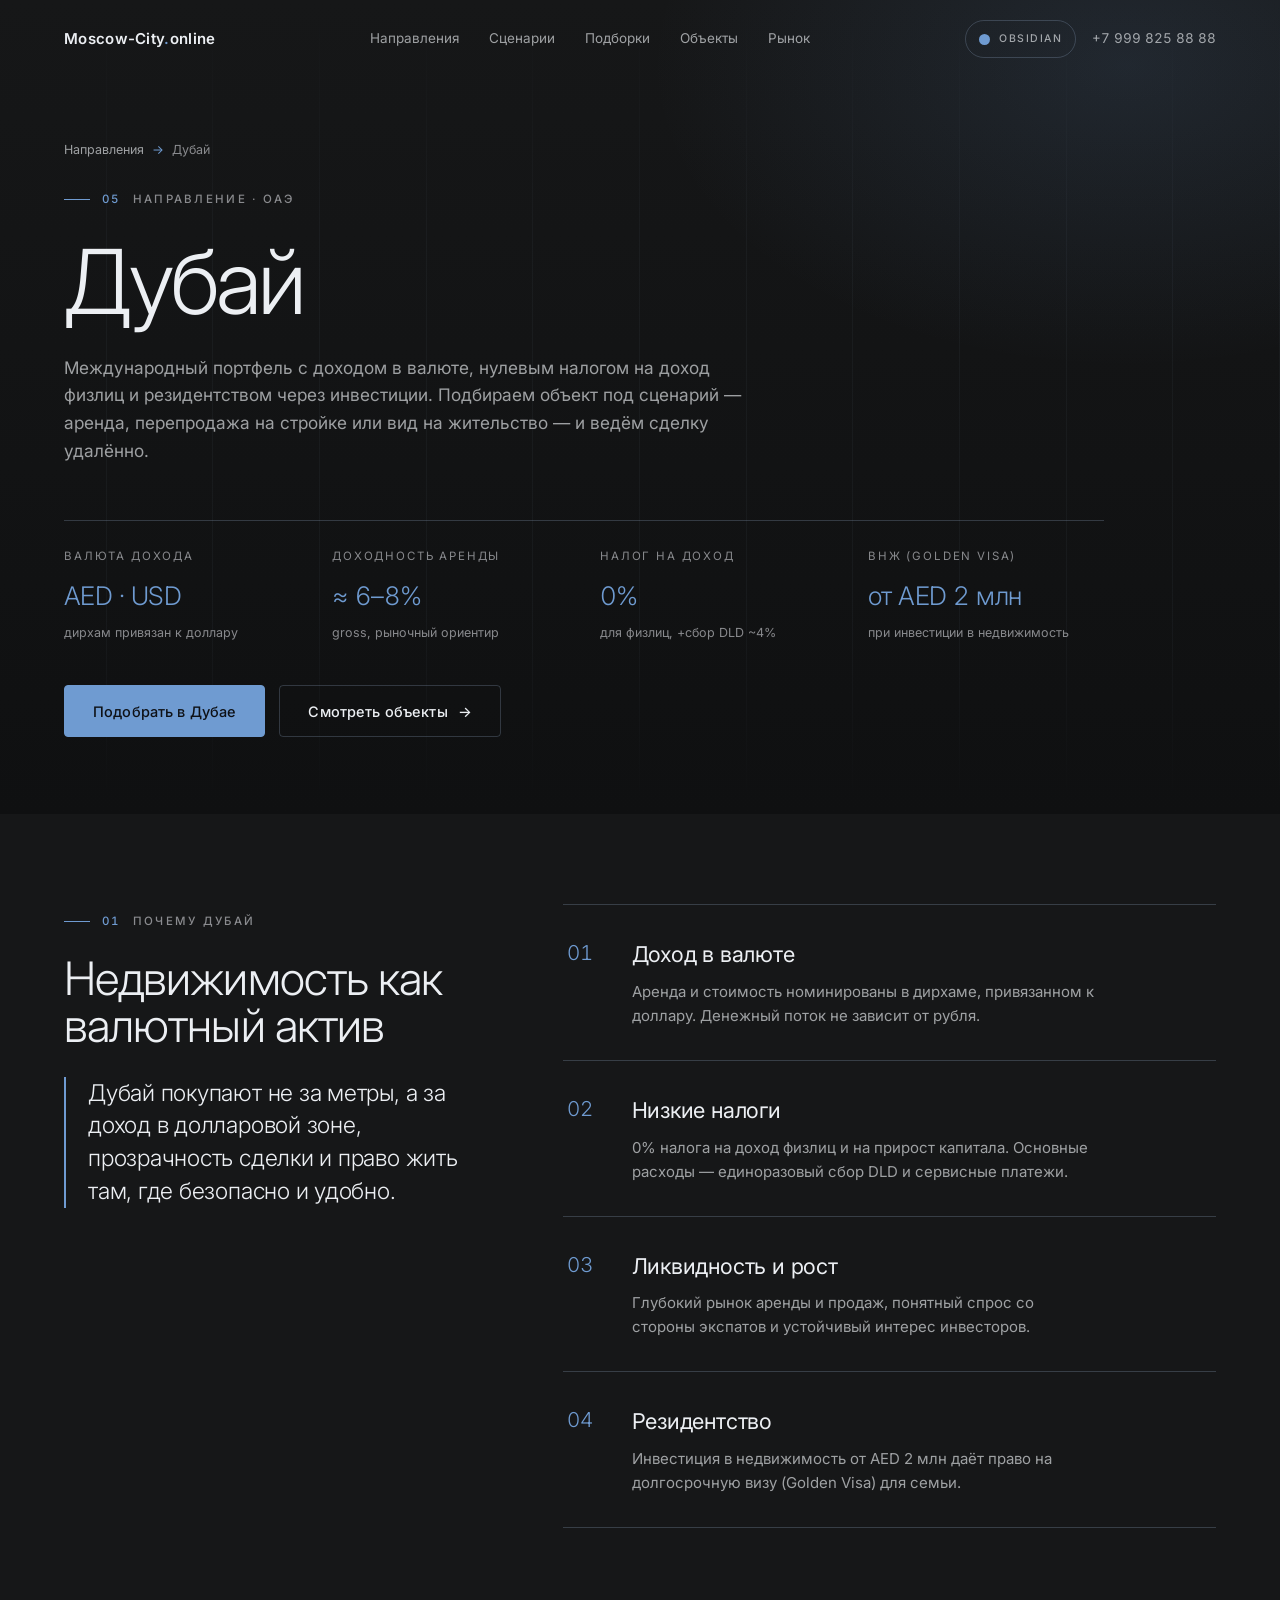
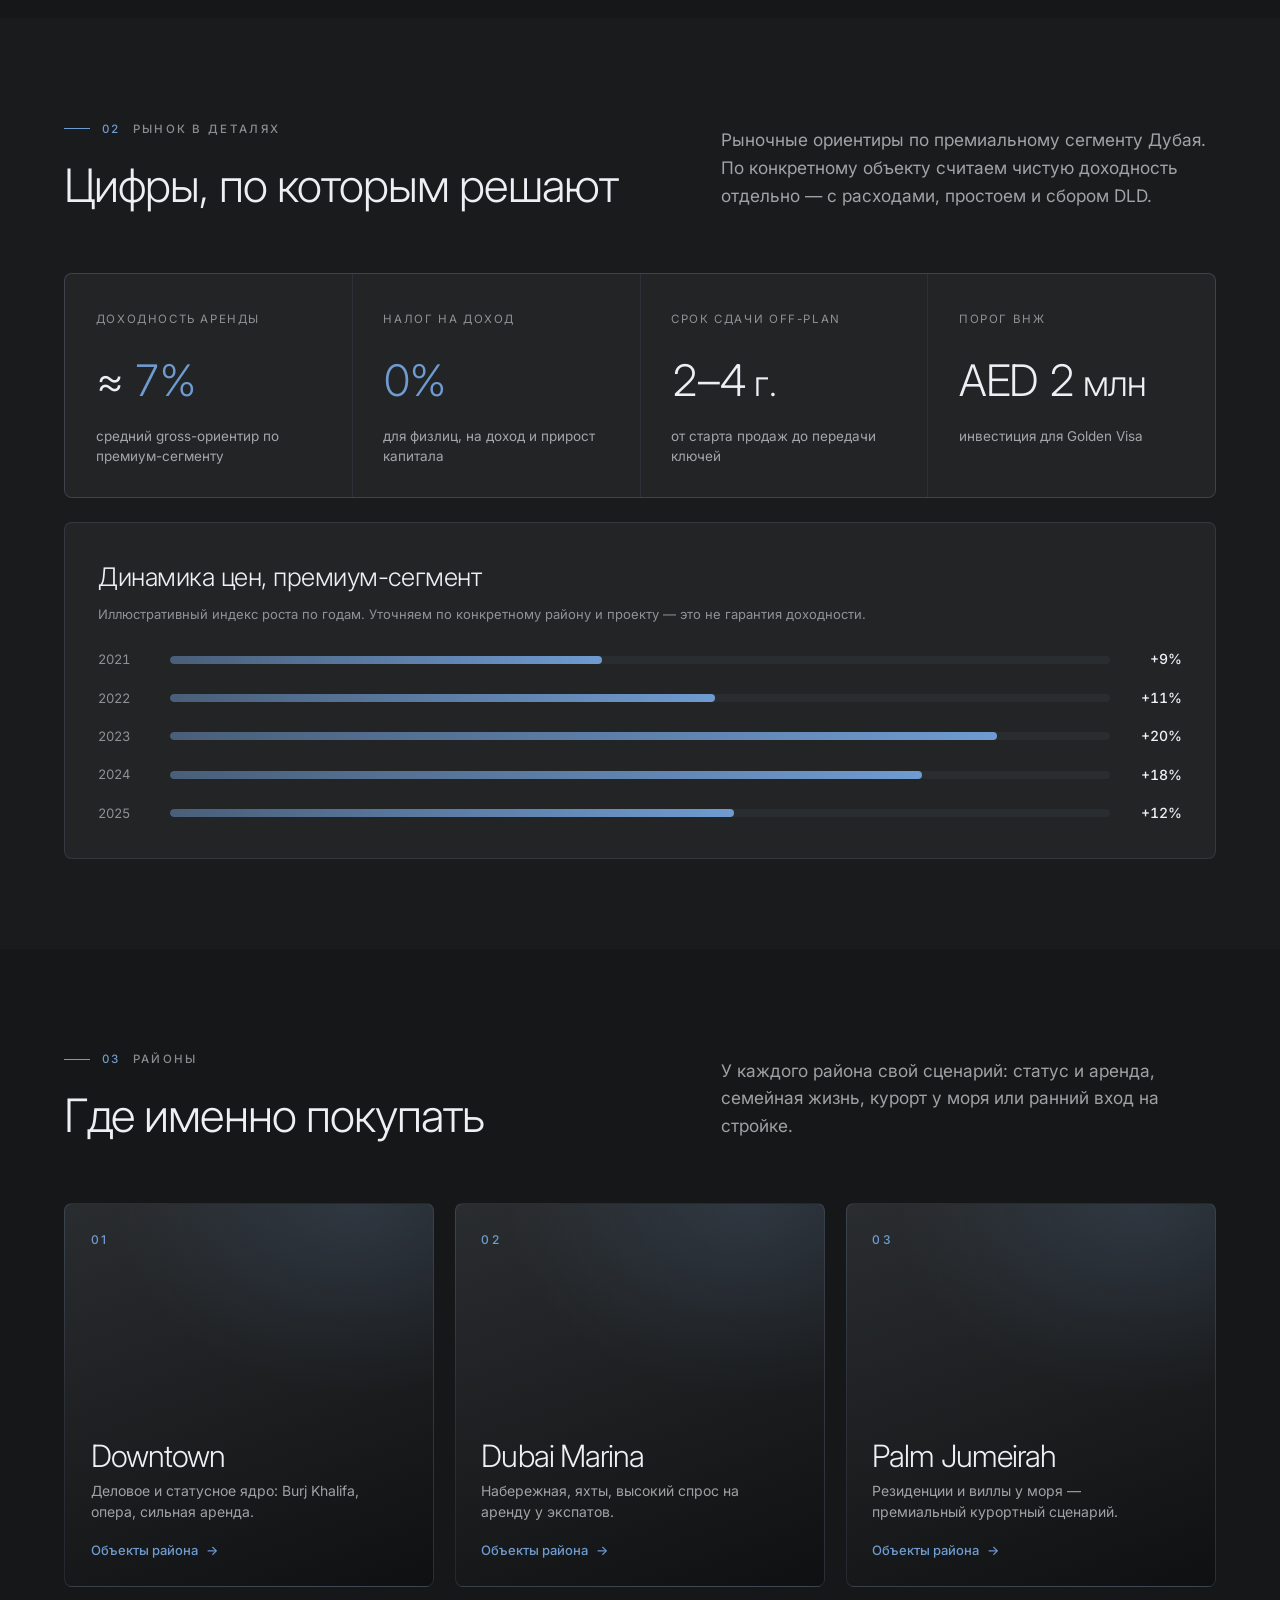
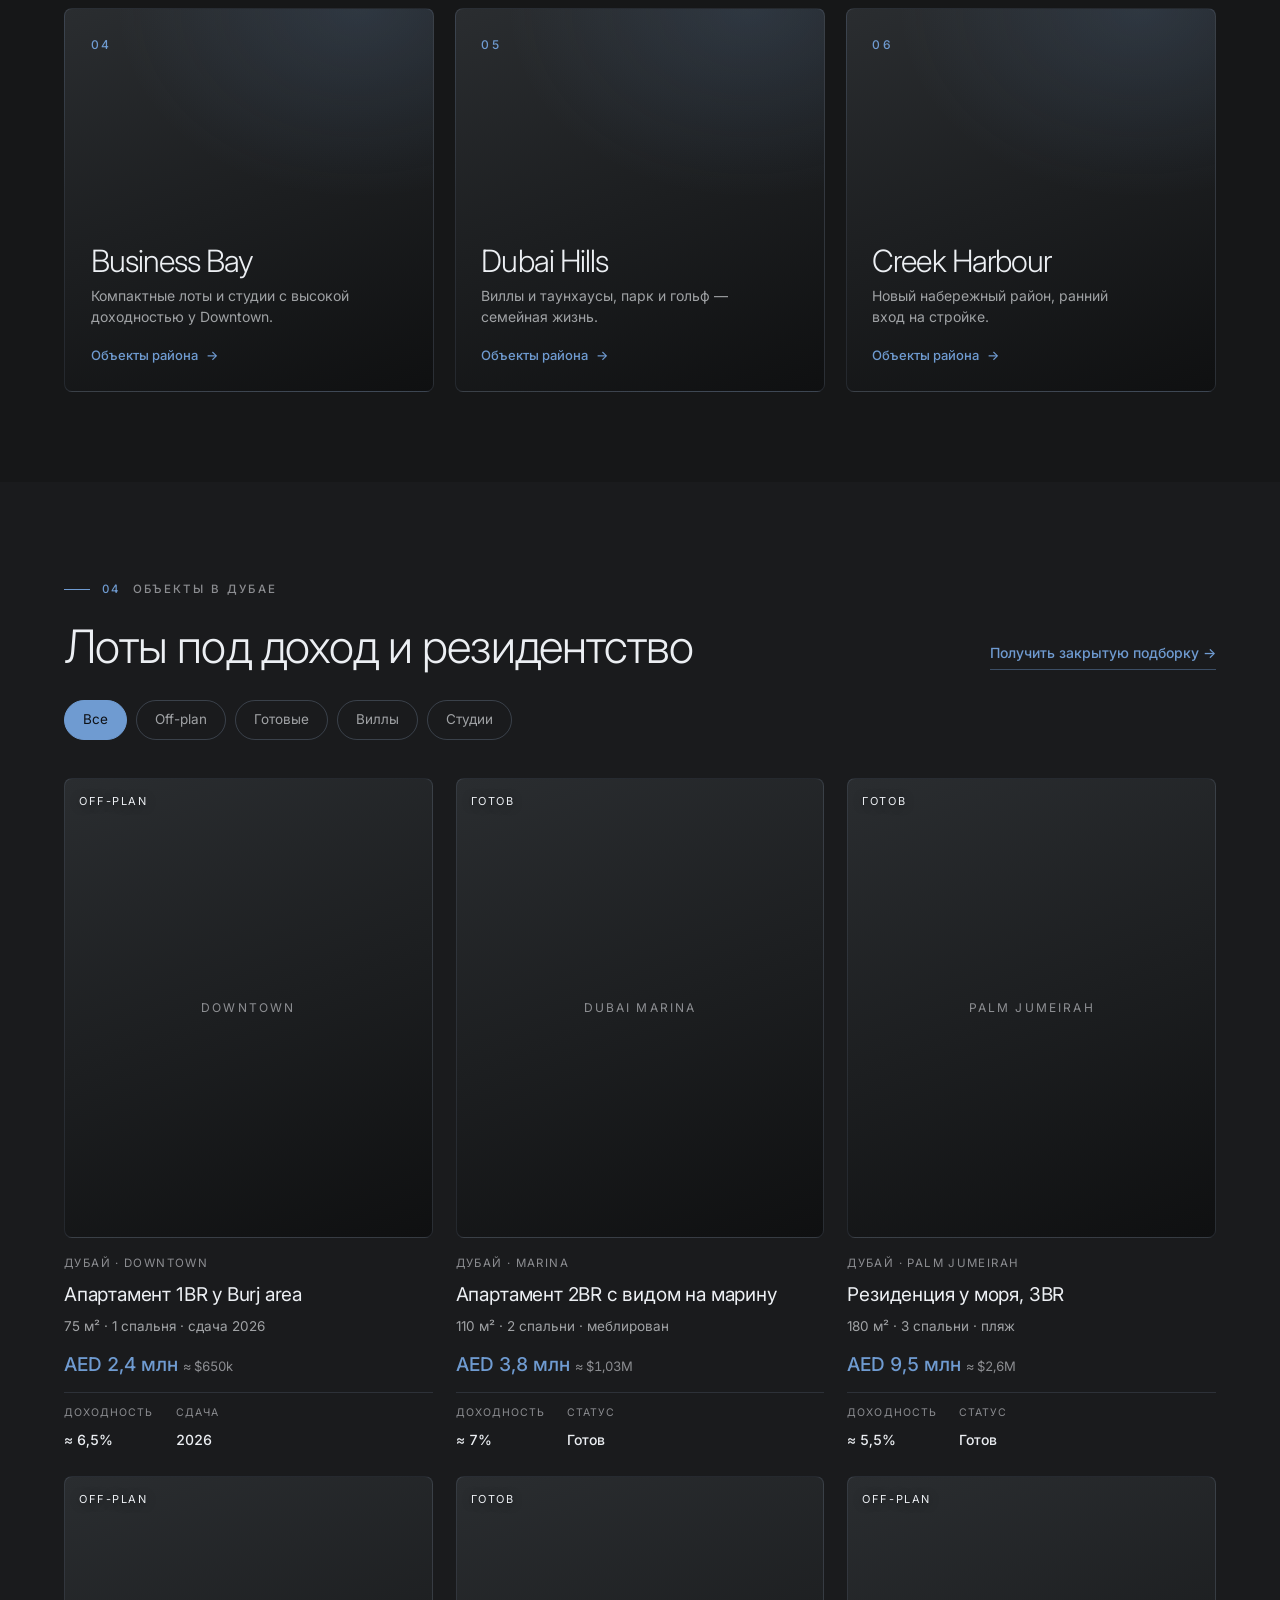
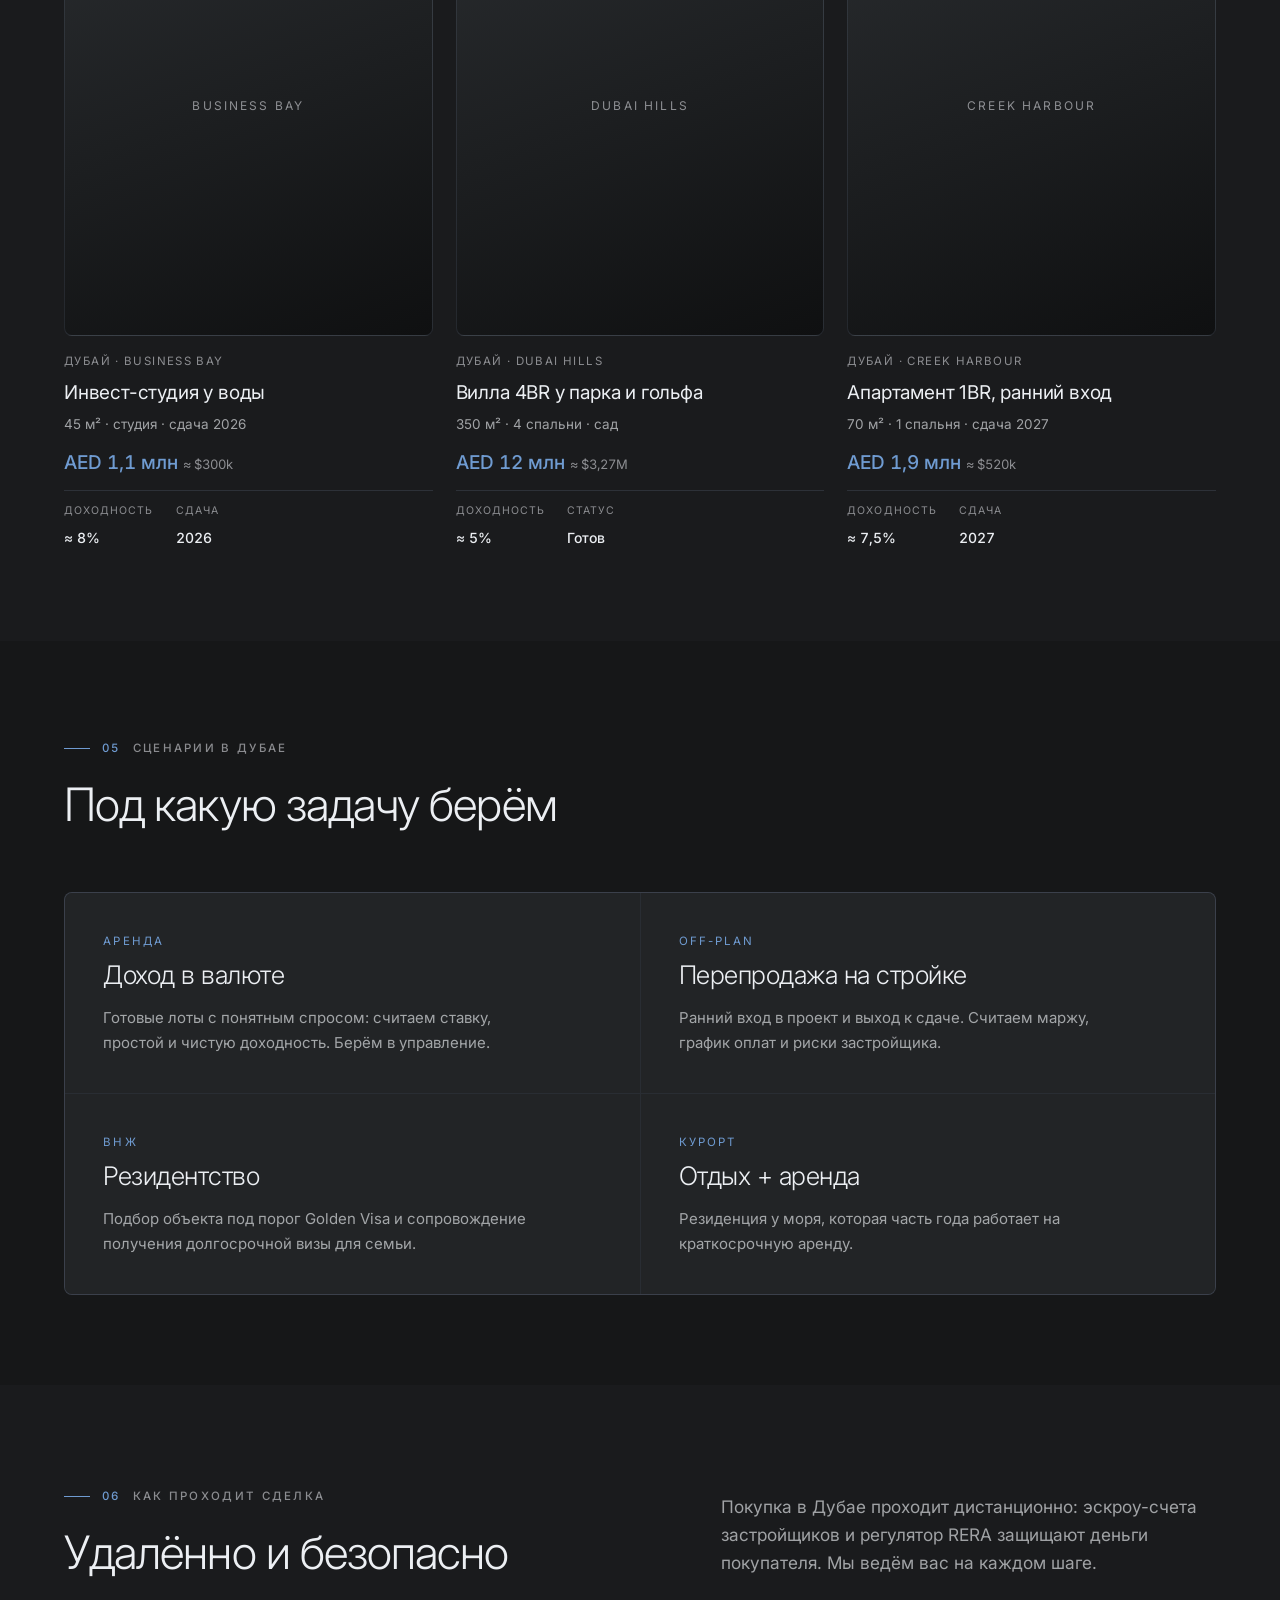
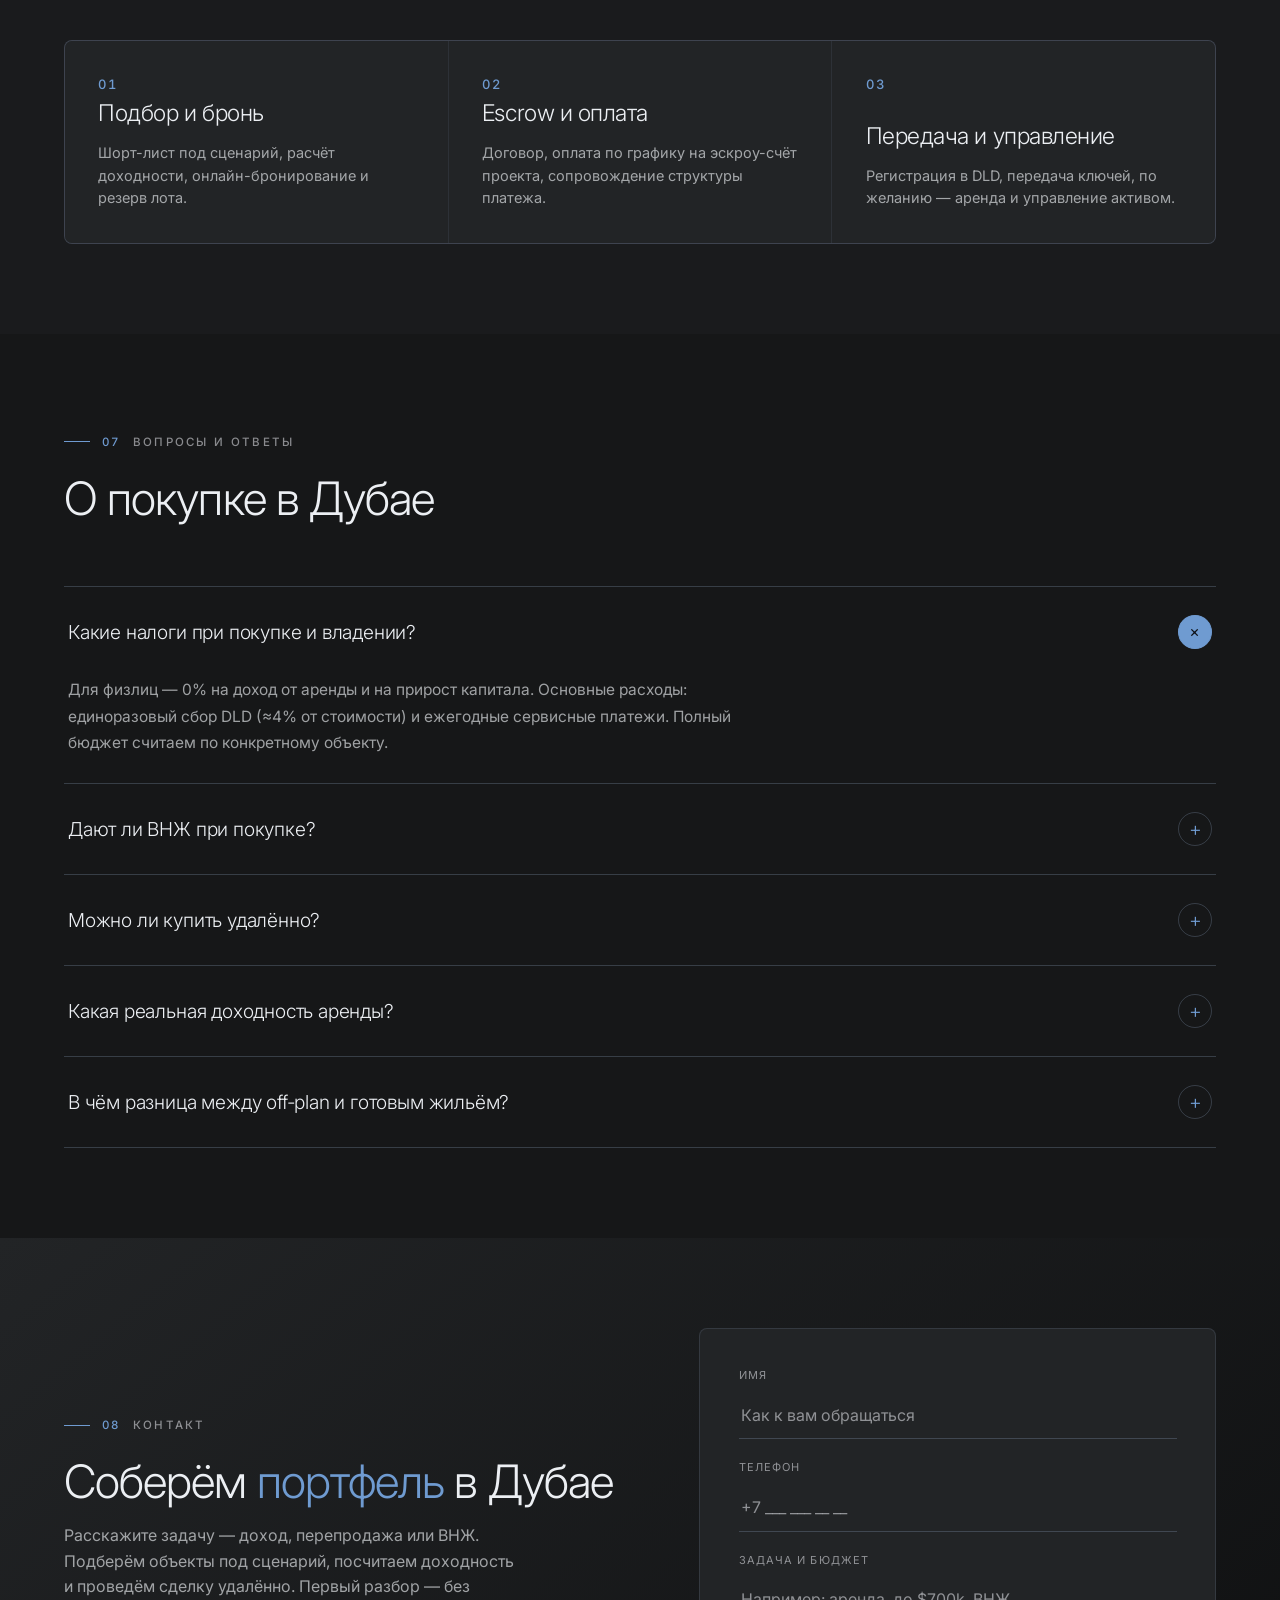
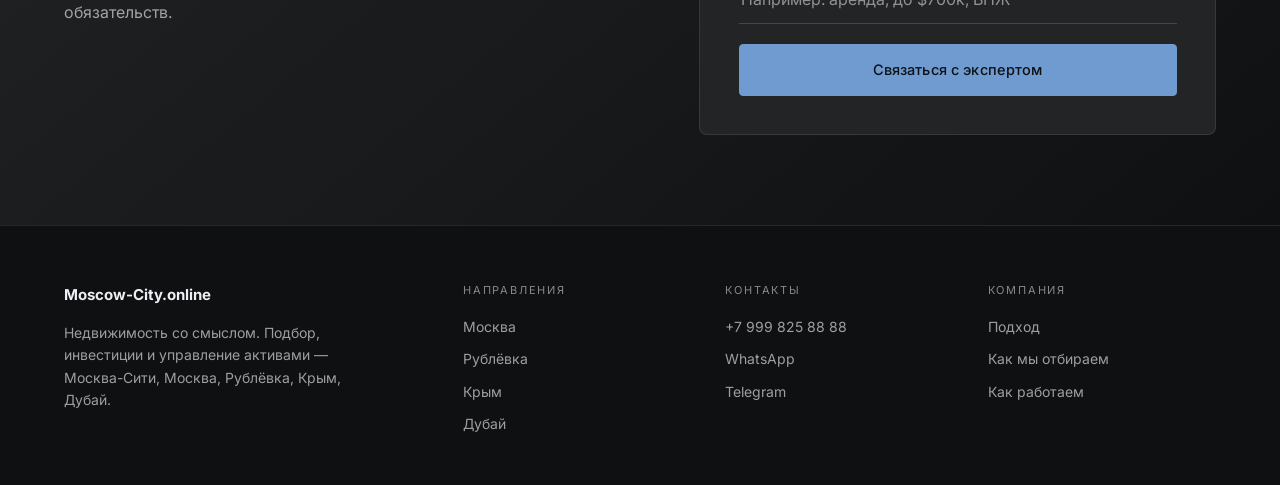
<file: new.v2/dubai.html>
<!DOCTYPE html>
<html lang="ru">
<head>
  <meta charset="UTF-8" />
  <meta name="viewport" content="width=device-width, initial-scale=1, viewport-fit=cover" />
  <title>Недвижимость в Дубае — Moscow-City.online</title>
  <meta name="description" content="Премиальная и инвестиционная недвижимость в Дубае: доход в валюте, 0% налога, ВНЖ через инвестиции. Подбор под сценарий, расчёт доходности, удалённая сделка и управление." />
  <link rel="preconnect" href="https://fonts.googleapis.com" />
  <link rel="preconnect" href="https://fonts.gstatic.com" crossorigin />
  <link href="https://fonts.googleapis.com/css2?family=Inter:wght@300;400;500;600&display=swap" rel="stylesheet" />
  <script>(function(){try{document.documentElement.setAttribute('data-theme',localStorage.getItem('mco-theme')||'obsidian');}catch(e){document.documentElement.setAttribute('data-theme','obsidian');}})();</script>
  <link rel="stylesheet" href="assets/tokens.css?v=proto-obsidian-5" />
  <link rel="stylesheet" href="assets/app.css?v=proto-obsidian-5" />
</head>
<body>
  <!-- BITRIX:HEADER START · include header (шапка + меню + переключатель тем) -->
  <header class="header" id="header">
    <div class="wrap header__bar">
      <a href="index.html#top" class="brand">Moscow-City<span>.</span>online</a>
      <nav class="nav" aria-label="Главная навигация">
        <a href="index.html#directions">Направления</a>
        <a href="index.html#scenarios">Сценарии</a>
        <a href="index.html#collections">Подборки</a>
        <a href="index.html#objects">Объекты</a>
        <a href="index.html#market">Рынок</a>
      </nav>
      <div class="header__right">
        <button class="theme-toggle" type="button" data-theme-toggle aria-label="Переключить тему">
          <span class="theme-toggle__dot" aria-hidden="true"></span>
          <span class="theme-toggle__label" data-theme-label>Obsidian</span>
        </button>
        <a class="header__phone mono" href="tel:+79998258888">+7 999 825 88 88</a>
        <button class="burger" id="burger" type="button" aria-label="Меню" aria-expanded="false" aria-controls="mobileMenu"><span></span></button>
      </div>
    </div>
  </header>
  <!-- BITRIX:HEADER END -->

  <!-- BITRIX:MOBILE-MENU START · повторяемый include -->
  <div class="mobile-menu" id="mobileMenu" aria-hidden="true">
    <a href="index.html#directions" data-menu-close>Направления</a>
    <a href="index.html#scenarios" data-menu-close>Сценарии</a>
    <a href="index.html#collections" data-menu-close>Подборки</a>
    <a href="index.html#objects" data-menu-close>Объекты</a>
    <a href="index.html#market" data-menu-close>Рынок</a>
    <button class="theme-toggle theme-toggle--mobile" type="button" data-theme-toggle aria-label="Переключить тему">
      <span class="theme-toggle__dot" aria-hidden="true"></span>
      <span class="theme-toggle__label" data-theme-label>Obsidian</span>
    </button>
  </div>

  <!-- BITRIX:MOBILE-MENU END -->

  <main id="top">

    <!-- HERO направления -->
    <!-- BITRIX:HERO START -->
    <section class="dir-hero">
      <div class="wrap">
        <nav class="crumbs" aria-label="Хлебные крошки">
          <a href="index.html#directions">Направления</a> <span>→</span> Дубай
        </nav>
        <div class="eyebrow"><span>05</span> Направление · ОАЭ</div>
        <h1 class="dir-hero__title">Дубай</h1>
        <p class="dir-hero__lede lede">Международный портфель с доходом в валюте, нулевым налогом на доход физлиц и резидентством через инвестиции. Подбираем объект под сценарий — аренда, перепродажа на стройке или вид на жительство — и ведём сделку удалённо.</p>
        <div class="dir-facts">
          <div><span>Валюта дохода</span><b>AED · USD</b><small>дирхам привязан к доллару</small></div>
          <div><span>Доходность аренды</span><b>≈ 6–8%</b><small>gross, рыночный ориентир</small></div>
          <div><span>Налог на доход</span><b>0%</b><small>для физлиц, +сбор DLD ~4%</small></div>
          <div><span>ВНЖ (Golden Visa)</span><b>от AED&nbsp;2 млн</b><small>при инвестиции в недвижимость</small></div>
        </div>
        <div class="hero__cta" style="margin-top:clamp(30px,4vw,44px)">
          <button class="btn btn--primary" type="button" data-modal-open data-selection="Портфель в Дубае">Подобрать в Дубае</button>
          <a href="#objects" class="btn btn--ghost">Смотреть объекты <span class="ar">→</span></a>
        </div>
      </div>
    </section>
    <!-- BITRIX:HERO END -->

    <!-- Почему Дубай -->
    <!-- BITRIX:WHY-DIRECTION START -->
    <section class="section section--alt">
      <div class="wrap method" data-reveal>
        <div>
          <div class="eyebrow"><span>01</span> Почему Дубай</div>
          <h2 class="h2">Недвижимость как валютный актив</h2>
          <blockquote>Дубай покупают не за метры, а за доход в долларовой зоне, прозрачность сделки и право жить там, где безопасно и удобно.</blockquote>
        </div>
        <div class="crit">
          <div class="crit__item"><span>01</span><div><h3>Доход в валюте</h3><p>Аренда и стоимость номинированы в дирхаме, привязанном к доллару. Денежный поток не зависит от рубля.</p></div></div>
          <div class="crit__item"><span>02</span><div><h3>Низкие налоги</h3><p>0% налога на доход физлиц и на прирост капитала. Основные расходы — единоразовый сбор DLD и сервисные платежи.</p></div></div>
          <div class="crit__item"><span>03</span><div><h3>Ликвидность и рост</h3><p>Глубокий рынок аренды и продаж, понятный спрос со стороны экспатов и устойчивый интерес инвесторов.</p></div></div>
          <div class="crit__item"><span>04</span><div><h3>Резидентство</h3><p>Инвестиция в недвижимость от AED&nbsp;2 млн даёт право на долгосрочную визу (Golden Visa) для семьи.</p></div></div>
        </div>
      </div>
    </section>
    <!-- BITRIX:WHY-DIRECTION END -->

    <!-- Рынок в деталях -->
    <!-- BITRIX:MARKET-DATA START -->
    <section class="section">
      <div class="wrap">
        <div class="section-head section-head--split" data-reveal>
          <div>
            <div class="eyebrow"><span>02</span> Рынок в деталях</div>
            <h2 class="h2">Цифры, по которым решают</h2>
          </div>
          <p class="lede">Рыночные ориентиры по премиальному сегменту Дубая. По конкретному объекту считаем чистую доходность отдельно — с расходами, простоем и сбором DLD.</p>
        </div>

        <div class="metrics" data-reveal>
          <div class="metric"><span>Доходность аренды</span><b>≈&nbsp;<em>7%</em></b><p>средний gross-ориентир по премиум-сегменту</p></div>
          <div class="metric"><span>Налог на доход</span><b><em>0%</em></b><p>для физлиц, на доход и прирост капитала</p></div>
          <div class="metric"><span>Срок сдачи off-plan</span><b>2–4<small> г.</small></b><p>от старта продаж до передачи ключей</p></div>
          <div class="metric"><span>Порог ВНЖ</span><b>AED&nbsp;2<small> млн</small></b><p>инвестиция для Golden Visa</p></div>
        </div>

        <div class="bars-card" data-reveal style="margin-top:clamp(16px,2vw,24px)">
          <h3>Динамика цен, премиум-сегмент</h3>
          <p class="cap">Иллюстративный индекс роста по годам. Уточняем по конкретному району и проекту — это не гарантия доходности.</p>
          <div class="bars">
            <div class="bar"><span>2021</span><div class="track"><div class="fill" style="width:46%"></div></div><b>+9%</b></div>
            <div class="bar"><span>2022</span><div class="track"><div class="fill" style="width:58%"></div></div><b>+11%</b></div>
            <div class="bar"><span>2023</span><div class="track"><div class="fill" style="width:88%"></div></div><b>+20%</b></div>
            <div class="bar"><span>2024</span><div class="track"><div class="fill" style="width:80%"></div></div><b>+18%</b></div>
            <div class="bar"><span>2025</span><div class="track"><div class="fill" style="width:60%"></div></div><b>+12%</b></div>
          </div>
        </div>
      </div>
    </section>
    <!-- BITRIX:MARKET-DATA END -->

    <!-- Районы -->
    <!-- BITRIX:AREAS START -->
    <section class="section section--alt" id="areas">
      <div class="wrap">
        <div class="section-head section-head--split" data-reveal>
          <div>
            <div class="eyebrow"><span>03</span> Районы</div>
            <h2 class="h2">Где именно покупать</h2>
          </div>
          <p class="lede">У каждого района свой сценарий: статус и аренда, семейная жизнь, курорт у моря или ранний вход на стройке.</p>
        </div>
        <div class="dir-grid" data-reveal>
          <a class="dir-card dir-card--plate" href="#objects"><span class="dir-card__num">01</span><h3>Downtown</h3><p>Деловое и статусное ядро: Burj Khalifa, опера, сильная аренда.</p><span class="dir-card__go">Объекты района <span class="ar">→</span></span></a>
          <a class="dir-card dir-card--plate" href="#objects"><span class="dir-card__num">02</span><h3>Dubai Marina</h3><p>Набережная, яхты, высокий спрос на аренду у экспатов.</p><span class="dir-card__go">Объекты района <span class="ar">→</span></span></a>
          <a class="dir-card dir-card--plate" href="#objects"><span class="dir-card__num">03</span><h3>Palm Jumeirah</h3><p>Резиденции и виллы у моря — премиальный курортный сценарий.</p><span class="dir-card__go">Объекты района <span class="ar">→</span></span></a>
          <a class="dir-card dir-card--plate" href="#objects"><span class="dir-card__num">04</span><h3>Business Bay</h3><p>Компактные лоты и студии с высокой доходностью у Downtown.</p><span class="dir-card__go">Объекты района <span class="ar">→</span></span></a>
          <a class="dir-card dir-card--plate" href="#objects"><span class="dir-card__num">05</span><h3>Dubai Hills</h3><p>Виллы и таунхаусы, парк и гольф — семейная жизнь.</p><span class="dir-card__go">Объекты района <span class="ar">→</span></span></a>
          <a class="dir-card dir-card--plate" href="#objects"><span class="dir-card__num">06</span><h3>Creek Harbour</h3><p>Новый набережный район, ранний вход на стройке.</p><span class="dir-card__go">Объекты района <span class="ar">→</span></span></a>
        </div>
      </div>
    </section>
    <!-- BITRIX:AREAS END -->

    <!-- Объекты -->
    <!-- BITRIX:OBJECTS-LIST START -->
    <section class="section" id="objects">
      <div class="wrap">
        <div class="listings__top" data-reveal>
          <div>
            <div class="eyebrow"><span>04</span> Объекты в Дубае</div>
            <h2 class="h2">Лоты под доход и резидентство</h2>
          </div>
          <button class="text-link" type="button" data-modal-open data-selection="Закрытая подборка по Дубаю">Получить закрытую подборку →</button>
        </div>
        <div class="filters" role="group" aria-label="Фильтр объектов" data-reveal>
          <button class="chip" data-filter="all" aria-pressed="true">Все</button>
          <button class="chip" data-filter="offplan" aria-pressed="false">Off-plan</button>
          <button class="chip" data-filter="ready" aria-pressed="false">Готовые</button>
          <button class="chip" data-filter="villa" aria-pressed="false">Виллы</button>
          <button class="chip" data-filter="studio" aria-pressed="false">Студии</button>
        </div>
        <!-- BITRIX-COMPONENT: mco:element.list (IBLOCK_ID=10) | fields: ID,NAME,PRICE,TOTAL_PRICE,KVAD,TOWER,FLOOR_,ADRESS,PHOTO,URL_DETAIL | FILTER: DIRECTION=dubai -->
        <div class="cards" id="cards" data-reveal>
          <a class="prop" href="object.html" data-type="offplan studio" data-geo="dubai">
            <div class="prop__media prop__media--plate"><span class="tagline">Downtown</span><span class="prop__status">Off-plan</span></div>
            <div class="prop__body">
              <div class="prop__loc">Дубай · Downtown</div><h3>Апартамент 1BR у Burj area</h3>
              <div class="prop__meta">75 м² · 1 спальня · сдача 2026</div>
              <div class="prop__price">AED 2,4 млн <small class="usd">≈ $650k</small></div>
              <div class="prop__data"><div><span>Доходность</span><b>≈ 6,5%</b></div><div><span>Сдача</span><b>2026</b></div></div>
            </div>
          </a>
          <a class="prop" href="object.html" data-type="ready" data-geo="dubai">
            <div class="prop__media prop__media--plate"><span class="tagline">Dubai Marina</span><span class="prop__status">Готов</span></div>
            <div class="prop__body">
              <div class="prop__loc">Дубай · Marina</div><h3>Апартамент 2BR с видом на марину</h3>
              <div class="prop__meta">110 м² · 2 спальни · меблирован</div>
              <div class="prop__price">AED 3,8 млн <small class="usd">≈ $1,03M</small></div>
              <div class="prop__data"><div><span>Доходность</span><b>≈ 7%</b></div><div><span>Статус</span><b>Готов</b></div></div>
            </div>
          </a>
          <a class="prop" href="object.html" data-type="ready villa" data-geo="dubai">
            <div class="prop__media prop__media--plate"><span class="tagline">Palm Jumeirah</span><span class="prop__status">Готов</span></div>
            <div class="prop__body">
              <div class="prop__loc">Дубай · Palm Jumeirah</div><h3>Резиденция у моря, 3BR</h3>
              <div class="prop__meta">180 м² · 3 спальни · пляж</div>
              <div class="prop__price">AED 9,5 млн <small class="usd">≈ $2,6M</small></div>
              <div class="prop__data"><div><span>Доходность</span><b>≈ 5,5%</b></div><div><span>Статус</span><b>Готов</b></div></div>
            </div>
          </a>
          <a class="prop" href="object.html" data-type="offplan studio" data-geo="dubai">
            <div class="prop__media prop__media--plate"><span class="tagline">Business Bay</span><span class="prop__status">Off-plan</span></div>
            <div class="prop__body">
              <div class="prop__loc">Дубай · Business Bay</div><h3>Инвест-студия у воды</h3>
              <div class="prop__meta">45 м² · студия · сдача 2026</div>
              <div class="prop__price">AED 1,1 млн <small class="usd">≈ $300k</small></div>
              <div class="prop__data"><div><span>Доходность</span><b>≈ 8%</b></div><div><span>Сдача</span><b>2026</b></div></div>
            </div>
          </a>
          <a class="prop" href="object.html" data-type="ready villa" data-geo="dubai">
            <div class="prop__media prop__media--plate"><span class="tagline">Dubai Hills</span><span class="prop__status">Готов</span></div>
            <div class="prop__body">
              <div class="prop__loc">Дубай · Dubai Hills</div><h3>Вилла 4BR у парка и гольфа</h3>
              <div class="prop__meta">350 м² · 4 спальни · сад</div>
              <div class="prop__price">AED 12 млн <small class="usd">≈ $3,27M</small></div>
              <div class="prop__data"><div><span>Доходность</span><b>≈ 5%</b></div><div><span>Статус</span><b>Готов</b></div></div>
            </div>
          </a>
          <a class="prop" href="object.html" data-type="offplan" data-geo="dubai">
            <div class="prop__media prop__media--plate"><span class="tagline">Creek Harbour</span><span class="prop__status">Off-plan</span></div>
            <div class="prop__body">
              <div class="prop__loc">Дубай · Creek Harbour</div><h3>Апартамент 1BR, ранний вход</h3>
              <div class="prop__meta">70 м² · 1 спальня · сдача 2027</div>
              <div class="prop__price">AED 1,9 млн <small class="usd">≈ $520k</small></div>
              <div class="prop__data"><div><span>Доходность</span><b>≈ 7,5%</b></div><div><span>Сдача</span><b>2027</b></div></div>
            </div>
          </a>
        </div>
      </div>
    </section>
    <!-- BITRIX:OBJECTS-LIST END -->

    <!-- Сценарии в Дубае -->
    <!-- BITRIX:СЦЕНАРИИ-В-ДУБАЕ START -->
    <section class="section section--alt">
      <div class="wrap">
        <div class="section-head" data-reveal>
          <div class="eyebrow"><span>05</span> Сценарии в Дубае</div>
          <h2 class="h2">Под какую задачу берём</h2>
        </div>
        <div class="support" data-reveal>
          <article><span>Аренда</span><h3>Доход в валюте</h3><p>Готовые лоты с понятным спросом: считаем ставку, простой и чистую доходность. Берём в управление.</p></article>
          <article><span>Off-plan</span><h3>Перепродажа на стройке</h3><p>Ранний вход в проект и выход к сдаче. Считаем маржу, график оплат и риски застройщика.</p></article>
          <article><span>ВНЖ</span><h3>Резидентство</h3><p>Подбор объекта под порог Golden Visa и сопровождение получения долгосрочной визы для семьи.</p></article>
          <article><span>Курорт</span><h3>Отдых + аренда</h3><p>Резиденция у моря, которая часть года работает на краткосрочную аренду.</p></article>
        </div>
      </div>
    </section>
    <!-- BITRIX:СЦЕНАРИИ-В-ДУБАЕ END -->

    <!-- Удалённая сделка -->
    <!-- BITRIX:КАК-ПРОХОДИТ-СДЕЛКА START -->
    <section class="section">
      <div class="wrap">
        <div class="section-head section-head--split" data-reveal>
          <div>
            <div class="eyebrow"><span>06</span> Как проходит сделка</div>
            <h2 class="h2">Удалённо и безопасно</h2>
          </div>
          <p class="lede">Покупка в Дубае проходит дистанционно: эскроу-счета застройщиков и регулятор RERA защищают деньги покупателя. Мы ведём вас на каждом шаге.</p>
        </div>
        <div class="steps" data-reveal>
          <div class="step"><div class="step__num">01</div><h3>Подбор и бронь</h3><p>Шорт-лист под сценарий, расчёт доходности, онлайн-бронирование и резерв лота.</p></div>
          <div class="step"><div class="step__num">02</div><h3>Escrow и оплата</h3><p>Договор, оплата по графику на эскроу-счёт проекта, сопровождение структуры платежа.</p></div>
          <div class="step"><div class="step__num">03</div><h3>Передача и управление</h3><p>Регистрация в DLD, передача ключей, по желанию — аренда и управление активом.</p></div>
        </div>
      </div>
    </section>
    <!-- BITRIX:КАК-ПРОХОДИТ-СДЕЛКА END -->

    <!-- FAQ -->
    <!-- BITRIX:FAQ START -->
    <section class="section section--alt" id="faq">
      <div class="wrap">
        <div class="section-head" data-reveal>
          <div class="eyebrow"><span>07</span> Вопросы и ответы</div>
          <h2 class="h2">О покупке в Дубае</h2>
        </div>
        <div class="faq" data-reveal>
          <details class="faq-item" open>
            <summary>Какие налоги при покупке и владении?</summary>
            <div class="faq-item__body"><p>Для физлиц — 0% на доход от аренды и на прирост капитала. Основные расходы: единоразовый сбор DLD (≈4% от стоимости) и ежегодные сервисные платежи. Полный бюджет считаем по конкретному объекту.</p></div>
          </details>
          <details class="faq-item">
            <summary>Дают ли ВНЖ при покупке?</summary>
            <div class="faq-item__body"><p>Да. Инвестиция в недвижимость от AED 2 млн даёт право на Golden Visa — долгосрочную резидентскую визу для инвестора и его семьи. Подбираем объект под порог и сопровождаем оформление.</p></div>
          </details>
          <details class="faq-item">
            <summary>Можно ли купить удалённо?</summary>
            <div class="faq-item__body"><p>Да. Бронирование, договор и оплата проходят онлайн, средства идут на эскроу-счёт проекта под контролем регулятора RERA. Личное присутствие не обязательно.</p></div>
          </details>
          <details class="faq-item">
            <summary>Какая реальная доходность аренды?</summary>
            <div class="faq-item__body"><p>Рыночный ориентир по премиум-сегменту — 6–8% gross. Чистую доходность считаем по объекту: за вычетом простоя, сервисных платежей и комиссии за управление. Цифры рынка — ориентир, не гарантия.</p></div>
          </details>
          <details class="faq-item">
            <summary>В чём разница между off-plan и готовым жильём?</summary>
            <div class="faq-item__body"><p>Off-plan — покупка на этапе строительства: ниже вход, оплата по графику, потенциал роста к сдаче, но есть срок ожидания. Готовое — доход с первого месяца, но дороже. Подбираем под ваш сценарий и горизонт.</p></div>
          </details>
        </div>
      </div>
    </section>
    <!-- BITRIX:FAQ END -->

    <!-- Финал -->
    <!-- BITRIX:CONTACT-FORM START -->
    <section class="section final">
      <div class="wrap final__inner" data-reveal>
        <div>
          <div class="eyebrow"><span>08</span> Контакт</div>
          <h2 class="h2">Соберём <em>портфель</em> в Дубае</h2>
          <p>Расскажите задачу — доход, перепродажа или ВНЖ. Подберём объекты под сценарий, посчитаем доходность и проведём сделку удалённо. Первый разбор — без обязательств.</p>
        </div>
        <div class="final__form">
          <form id="finalForm" class="form" data-form="lead" data-source="dubai:final" novalidate>
            <input type="hidden" name="source_page" value="dubai">
            <label><span>Имя</span><input type="text" name="name" placeholder="Как к вам обращаться" required></label>
            <label><span>Телефон</span><input type="tel" name="phone" placeholder="+7 ___ ___ __ __" required></label>
            <label><span>Задача и бюджет</span><input type="text" name="interest" placeholder="Например: аренда, до $700k, ВНЖ"></label>
            <button class="btn btn--primary btn--block" type="submit">Связаться с экспертом</button>
          </form>
        </div>
      </div>
    </section>
    <!-- BITRIX:CONTACT-FORM END -->
  </main>

  <!-- BITRIX:FOOTER START · include footer -->
  <footer class="footer">
    <div class="wrap footer__inner">
      <div>
        <b>Moscow-City.online</b>
        <p>Недвижимость со смыслом. Подбор, инвестиции и управление активами — Москва-Сити, Москва, Рублёвка, Крым, Дубай.</p>
      </div>
      <div>
        <div class="footer__col-title">Направления</div>
        <a href="moskva.html">Москва</a><a href="rublevka.html">Рублёвка</a><a href="krym.html">Крым</a><a href="dubai.html">Дубай</a>
      </div>
      <div>
        <div class="footer__col-title">Контакты</div>
        <a href="tel:+79998258888">+7 999 825 88 88</a>
        <a href="https://wa.me/79998258888" target="_blank" rel="noopener">WhatsApp</a>
        <a href="https://t.me/+79998258888" target="_blank" rel="noopener">Telegram</a>
      </div>
      <div>
        <div class="footer__col-title">Компания</div>
        <a href="index.html#meaning">Подход</a><a href="index.html#method">Как мы отбираем</a><a href="index.html#process">Как работаем</a>
      </div>
    </div>
  </footer>
  <!-- BITRIX:FOOTER END -->

  <!-- BITRIX:LEAD-MODAL START · форма заявки (повторяемый include) -->
  <div class="modal" id="modal" role="dialog" aria-modal="true" aria-labelledby="modalTitle" aria-hidden="true">
    <div class="modal__scrim" data-modal-close></div>
    <div class="modal__panel">
      <button class="modal__close" type="button" data-modal-close aria-label="Закрыть">×</button>
      <div class="modal__form" id="modalFormView">
        <div class="eyebrow eyebrow--plain"><span>—</span> Заявка</div>
        <h3 id="modalTitle">Подберём в Дубае</h3>
        <p id="modalText">Оставьте контакты — пришлём объекты под вашу задачу с расчётом доходности.</p>
        <form id="leadForm" class="form" data-form="lead" data-source="dubai:modal" novalidate>
          <input type="hidden" name="selection" id="selectionName" value="Дубай">
          <input type="hidden" name="source_page" value="dubai">
          <label><span>Имя</span><input name="name" type="text" placeholder="Как к вам обращаться" required></label>
          <label><span>Телефон</span><input name="phone" type="tel" placeholder="+7 ___ ___ __ __" required></label>
          <label><span>Комментарий</span><textarea name="message" placeholder="Сценарий, бюджет, район, сроки"></textarea></label>
          <button class="btn btn--primary btn--block" type="submit">Отправить заявку</button>
        </form>
      </div>
      <div class="modal__success" id="modalSuccessView" hidden>
        <h3>Заявка принята</h3>
        <p id="modalSuccessText">Спасибо. Эксперт свяжется с вами в течение рабочего дня.</p>
        <button class="btn btn--ghost" type="button" data-modal-close>Закрыть</button>
      </div>
    </div>
  </div>

  <!-- BITRIX:LEAD-MODAL END -->
  <!-- BITRIX:FLOATING-WIDGET START -->
  <div class="floating" aria-label="Связаться">
    <a href="https://t.me/+79998258888" target="_blank" rel="noopener" aria-label="Telegram">TG</a>
    <a href="https://wa.me/79998258888" target="_blank" rel="noopener" aria-label="WhatsApp">WA</a>
  </div>

  <!-- BITRIX:FLOATING-WIDGET END -->
  <script src="assets/app.js?v=proto-obsidian-5"></script>
</body>
</html>
</file>
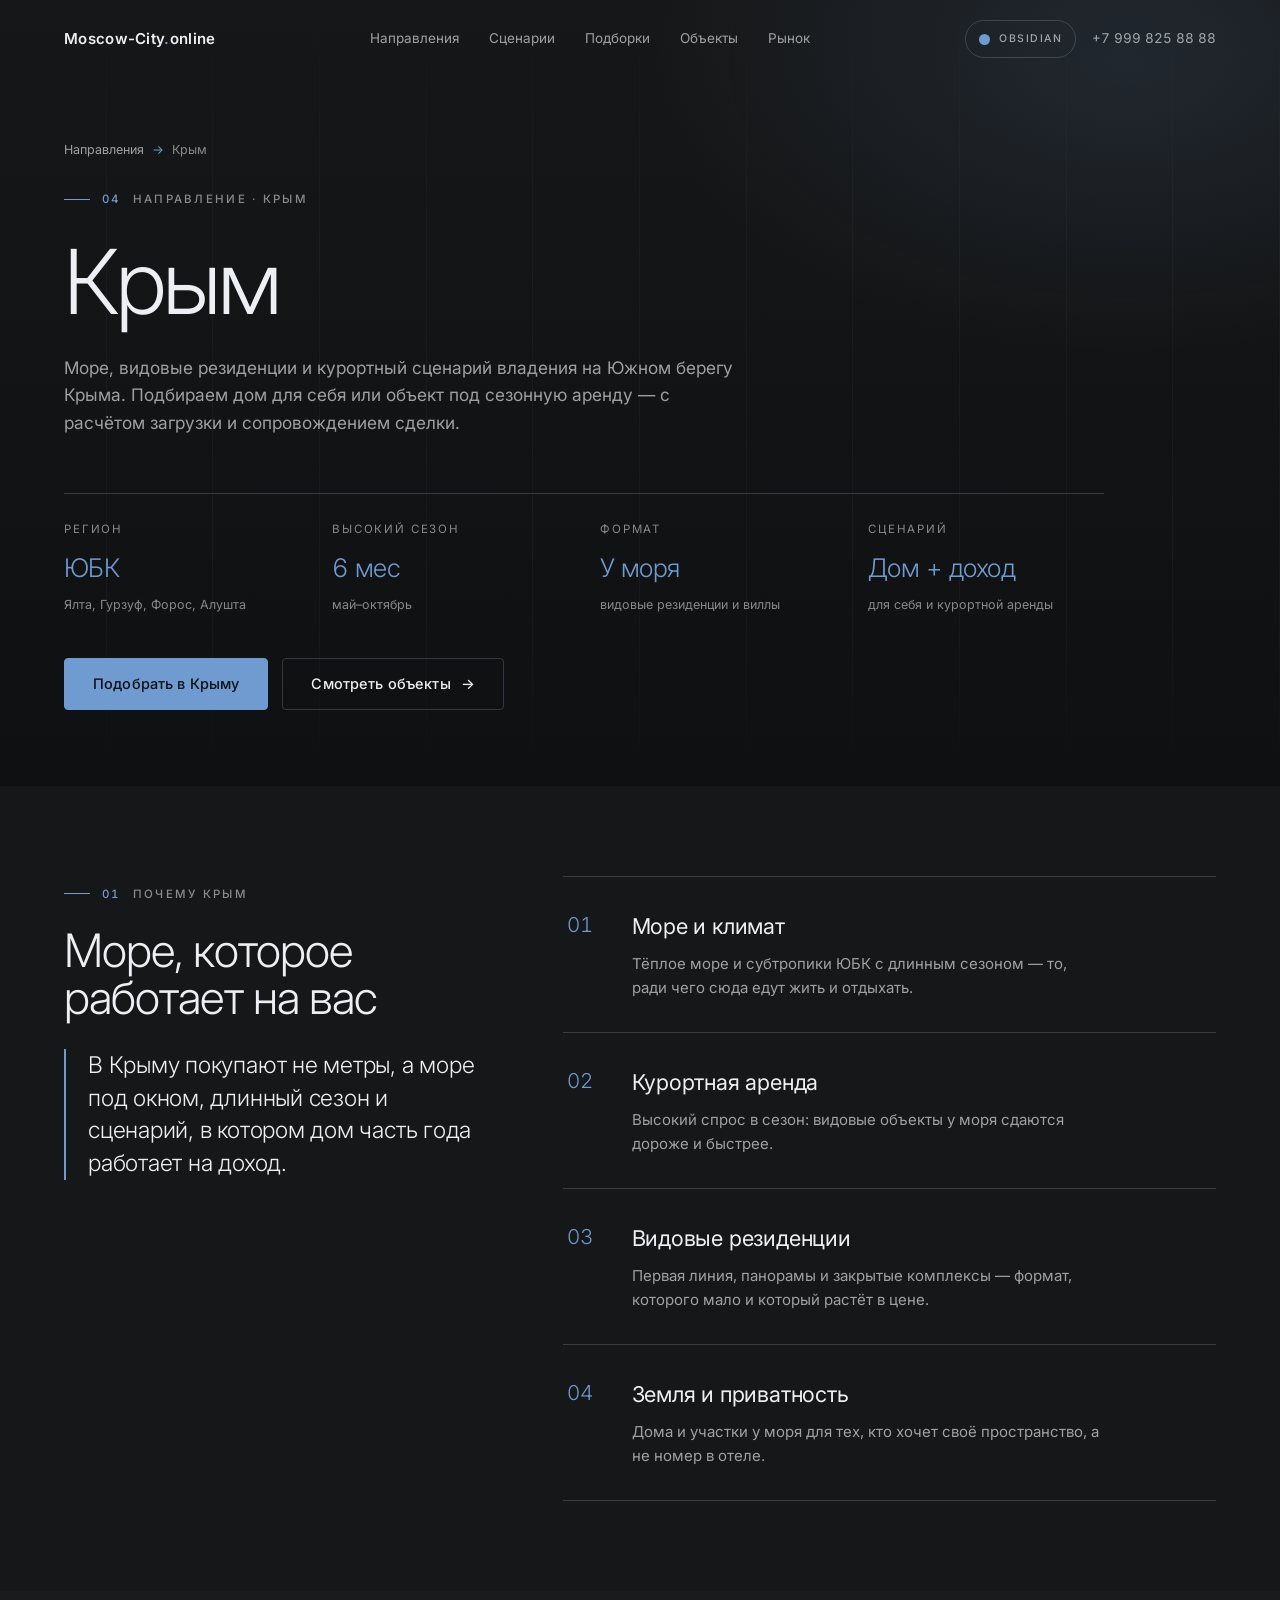
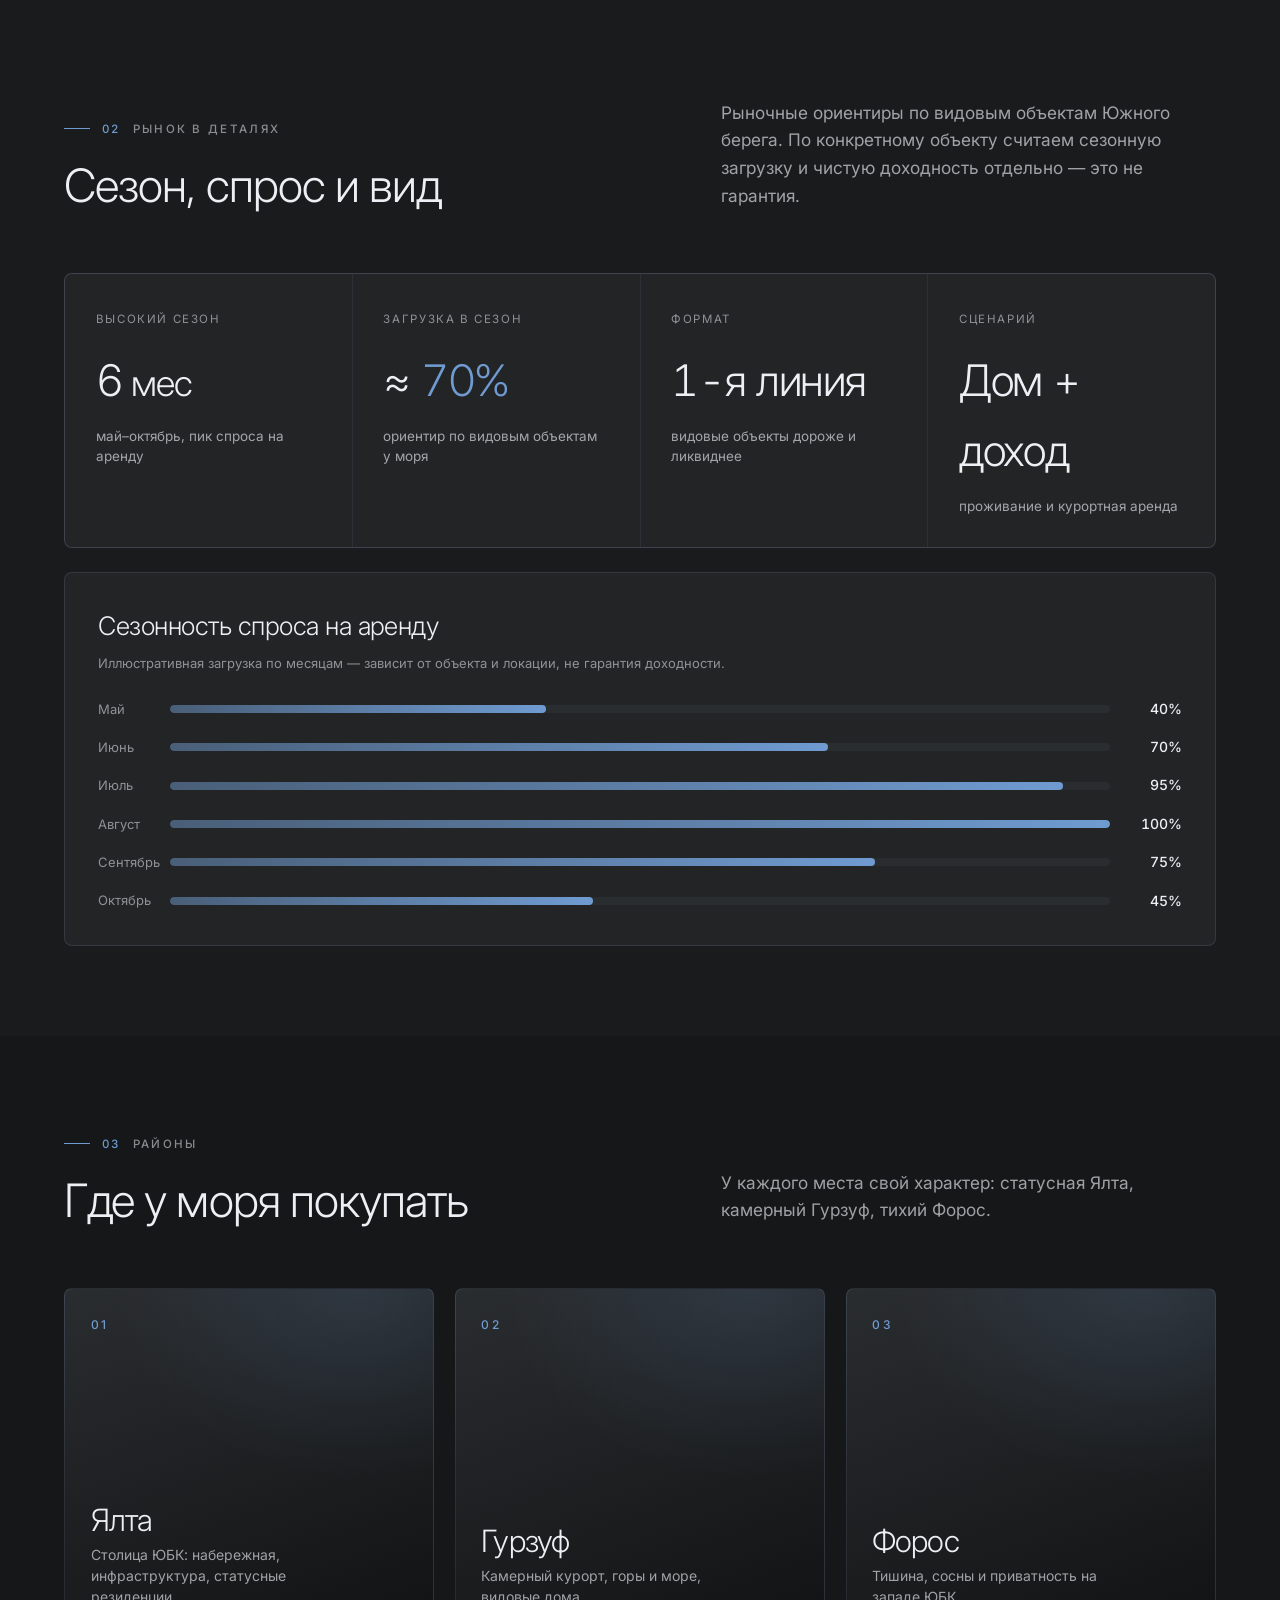
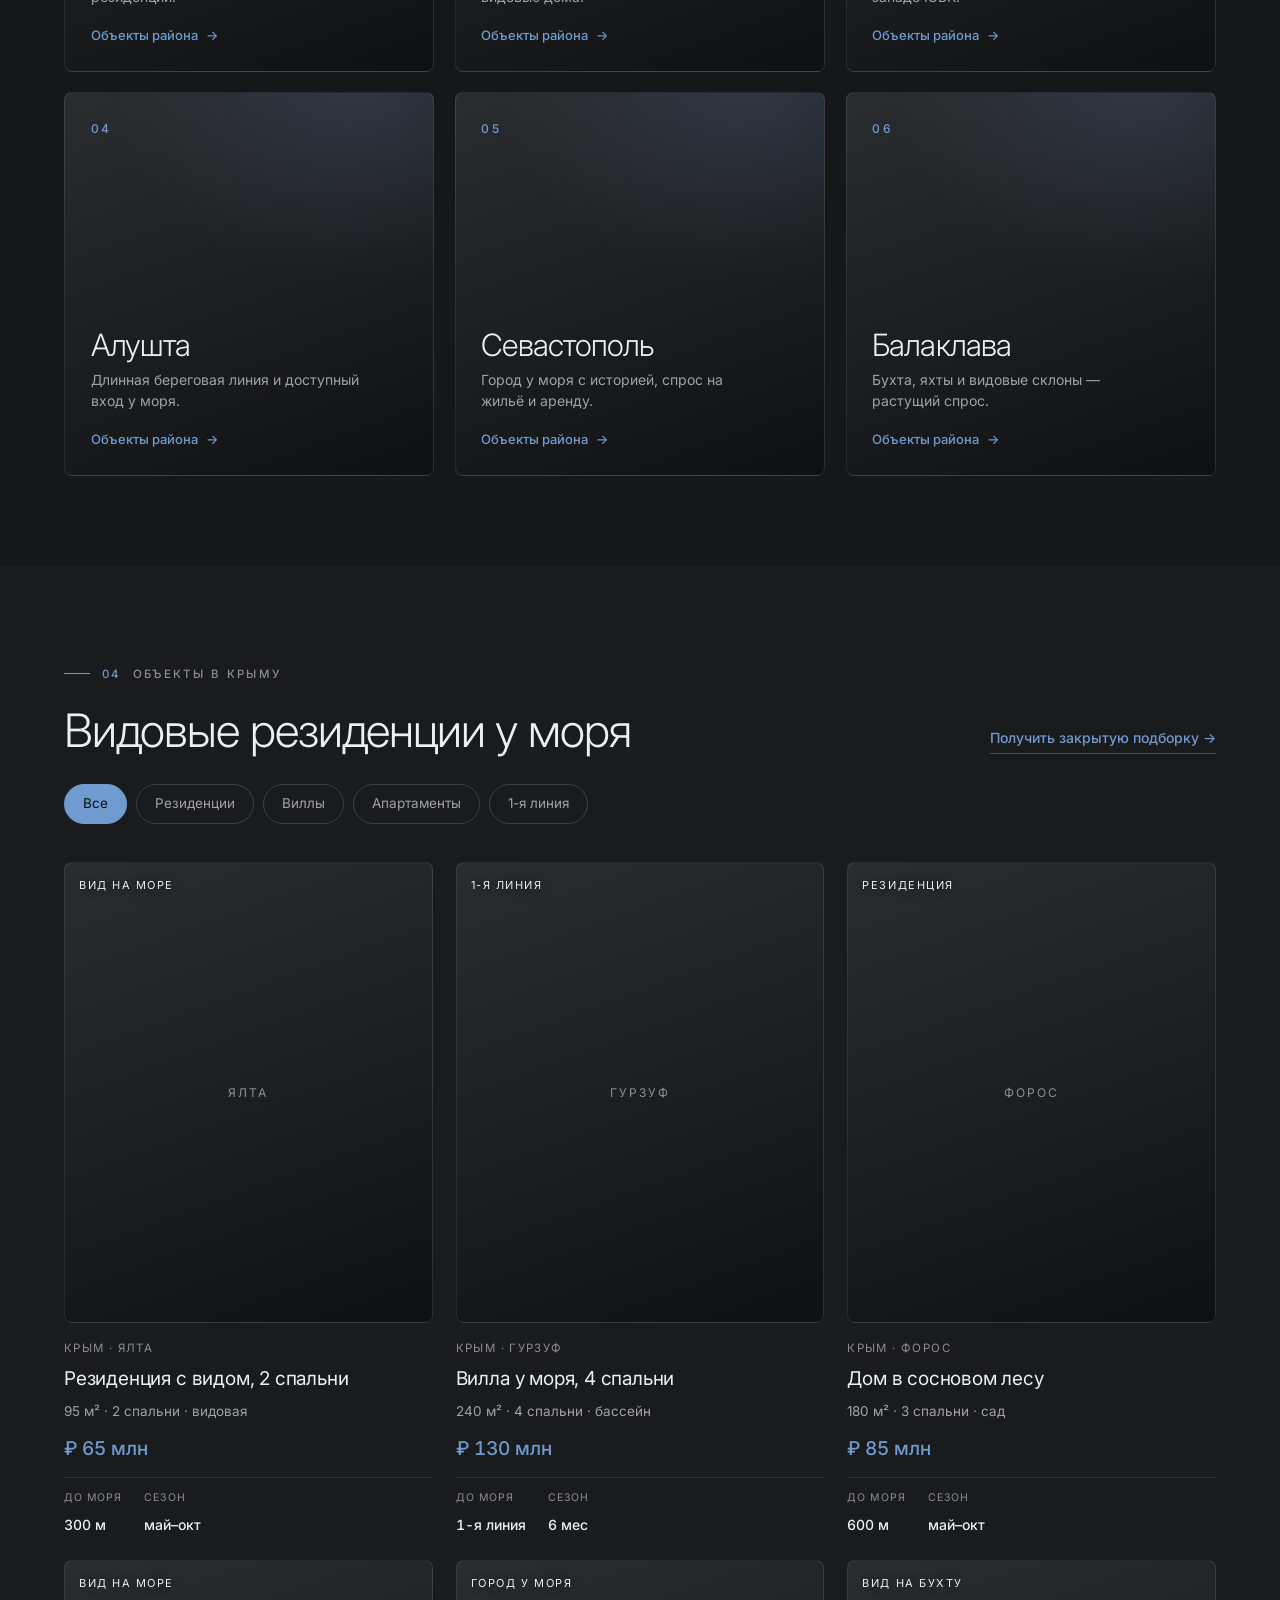
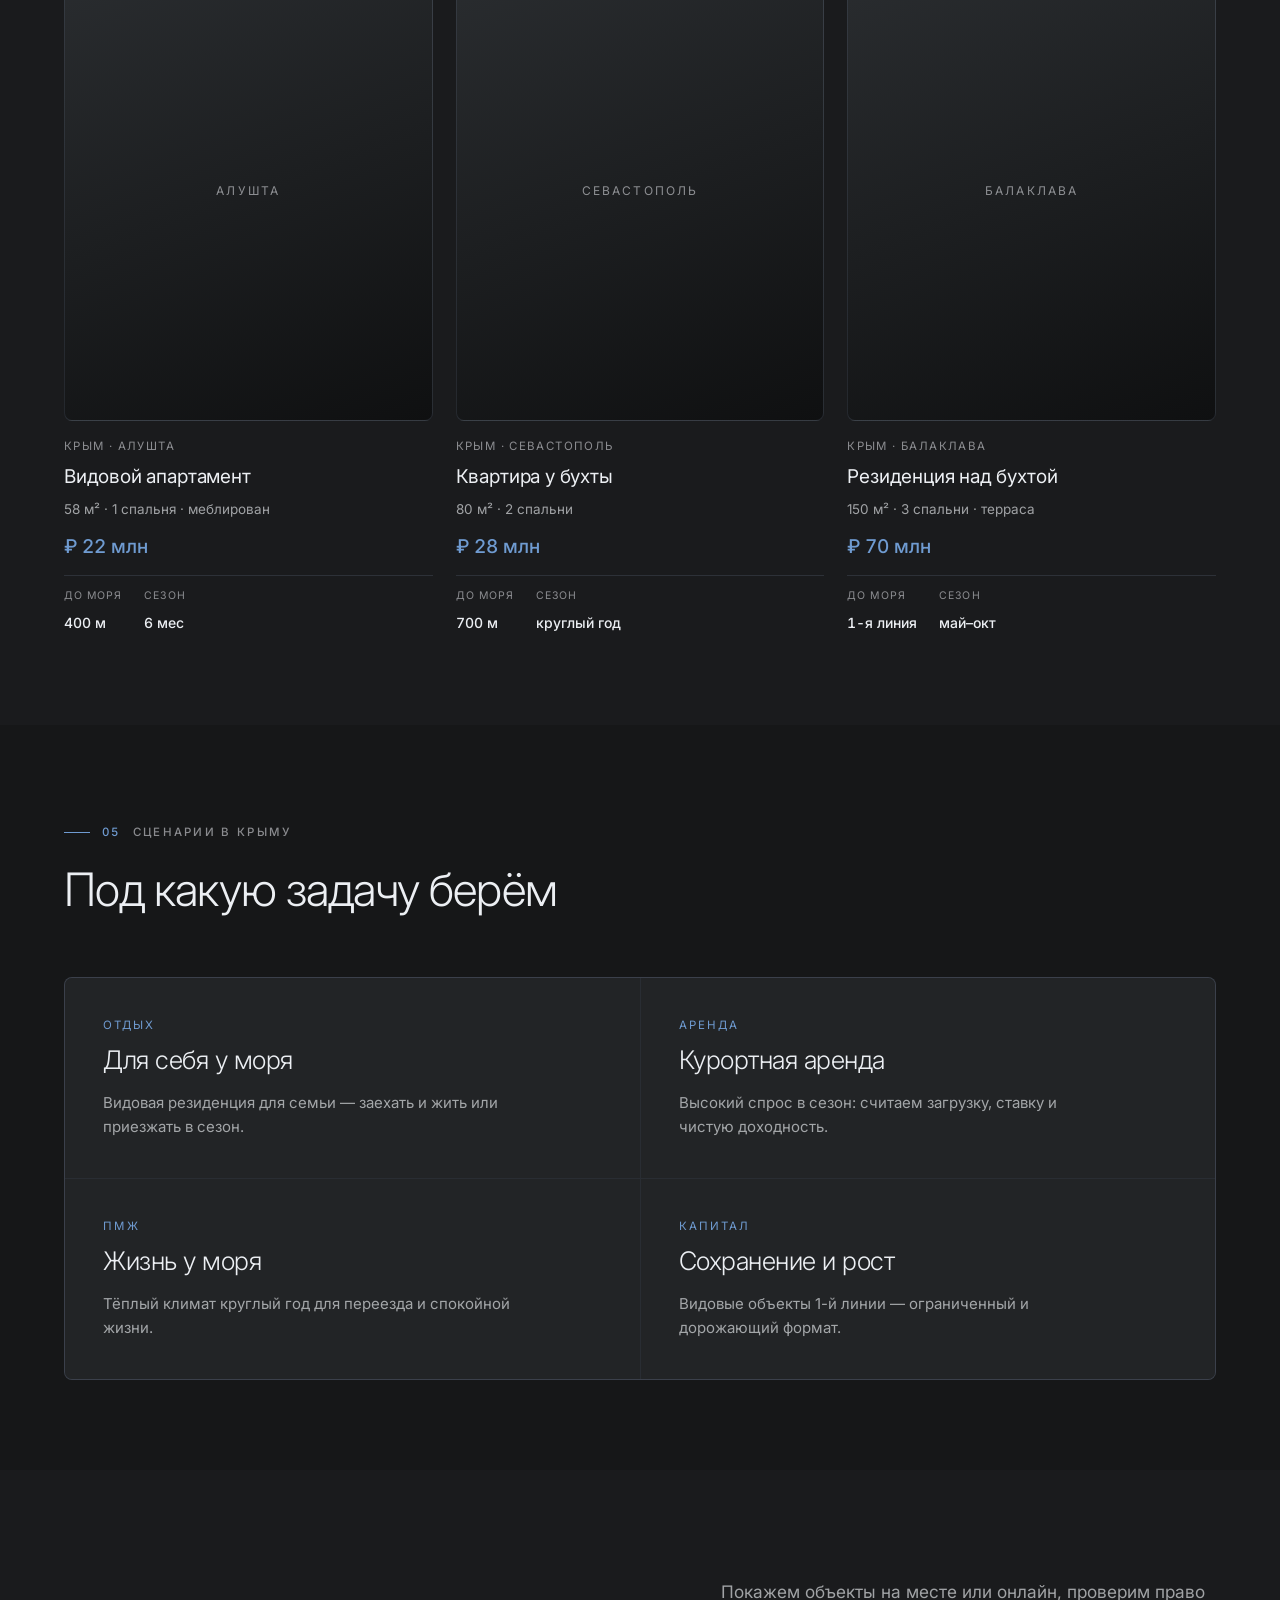
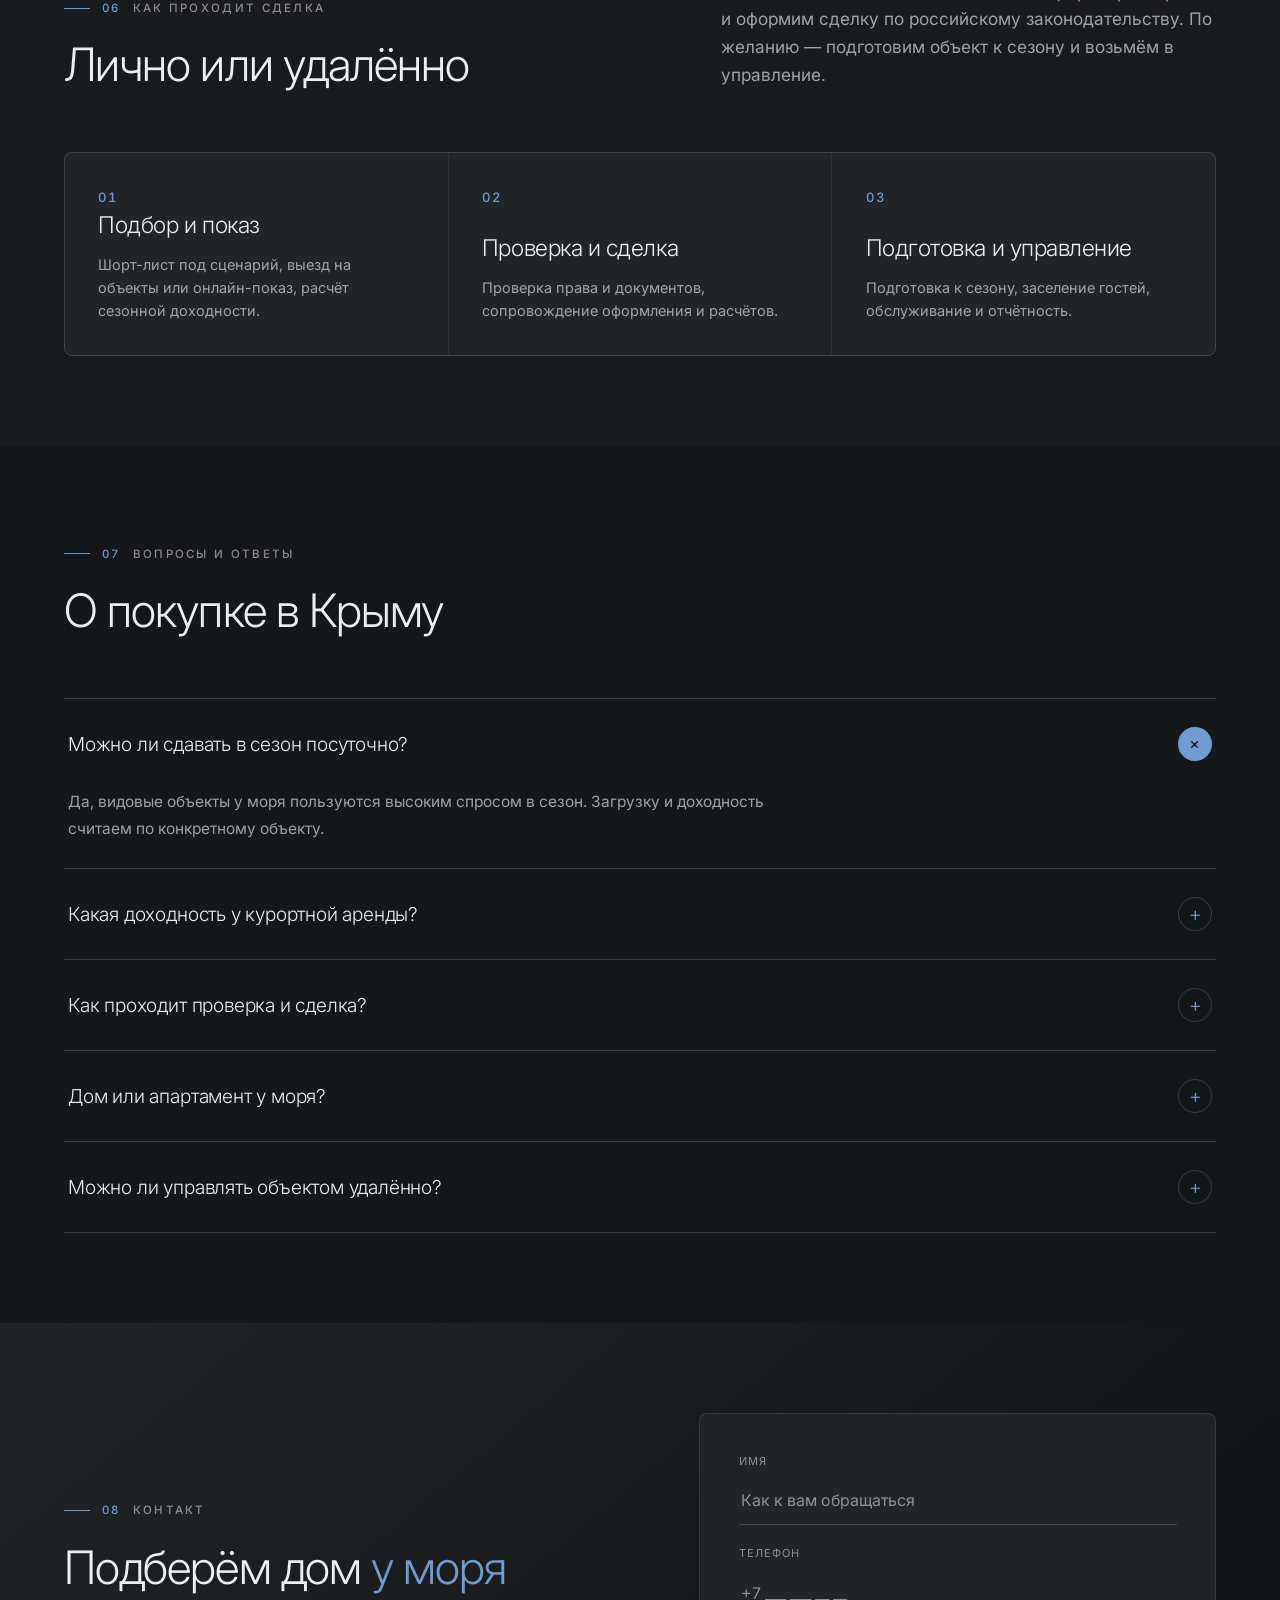
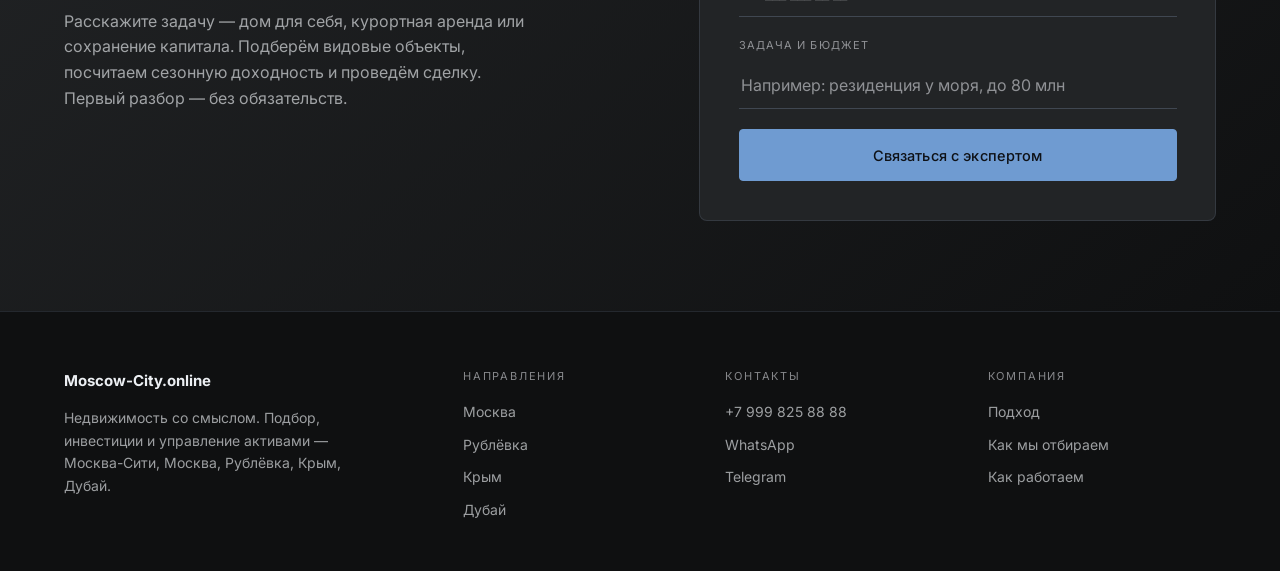
<file: new.v2/krym.html>
<!DOCTYPE html>
<html lang="ru">
<head>
  <meta charset="UTF-8" />
  <meta name="viewport" content="width=device-width, initial-scale=1, viewport-fit=cover" />
  <title>Недвижимость в Крыму — Moscow-City.online</title>
  <meta name="description" content="Видовые резиденции и виллы у моря в Крыму: Ялта, Гурзуф, Форос. Дом для себя и курортная аренда — подбор под сценарий, расчёт сезонной доходности, сопровождение сделки." />
  <link rel="preconnect" href="https://fonts.googleapis.com" />
  <link rel="preconnect" href="https://fonts.gstatic.com" crossorigin />
  <link href="https://fonts.googleapis.com/css2?family=Inter:wght@300;400;500;600&display=swap" rel="stylesheet" />
  <script>(function(){try{document.documentElement.setAttribute('data-theme',localStorage.getItem('mco-theme')||'obsidian');}catch(e){document.documentElement.setAttribute('data-theme','obsidian');}})();</script>
  <link rel="stylesheet" href="assets/tokens.css?v=proto-obsidian-5" />
  <link rel="stylesheet" href="assets/app.css?v=proto-obsidian-5" />
</head>
<body>
  <!-- BITRIX:HEADER START · include header (шапка + меню + переключатель тем) -->
  <header class="header" id="header">
    <div class="wrap header__bar">
      <a href="index.html#top" class="brand">Moscow-City<span>.</span>online</a>
      <nav class="nav" aria-label="Главная навигация">
        <a href="index.html#directions">Направления</a>
        <a href="index.html#scenarios">Сценарии</a>
        <a href="index.html#collections">Подборки</a>
        <a href="index.html#objects">Объекты</a>
        <a href="index.html#market">Рынок</a>
      </nav>
      <div class="header__right">
        <button class="theme-toggle" type="button" data-theme-toggle aria-label="Переключить тему">
          <span class="theme-toggle__dot" aria-hidden="true"></span>
          <span class="theme-toggle__label" data-theme-label>Obsidian</span>
        </button>
        <a class="header__phone mono" href="tel:+79998258888">+7 999 825 88 88</a>
        <button class="burger" id="burger" type="button" aria-label="Меню" aria-expanded="false" aria-controls="mobileMenu"><span></span></button>
      </div>
    </div>
  </header>
  <!-- BITRIX:HEADER END -->

  <!-- BITRIX:MOBILE-MENU START · повторяемый include -->
  <div class="mobile-menu" id="mobileMenu" aria-hidden="true">
    <a href="index.html#directions" data-menu-close>Направления</a>
    <a href="index.html#scenarios" data-menu-close>Сценарии</a>
    <a href="index.html#collections" data-menu-close>Подборки</a>
    <a href="index.html#objects" data-menu-close>Объекты</a>
    <a href="index.html#market" data-menu-close>Рынок</a>
    <button class="theme-toggle theme-toggle--mobile" type="button" data-theme-toggle aria-label="Переключить тему">
      <span class="theme-toggle__dot" aria-hidden="true"></span>
      <span class="theme-toggle__label" data-theme-label>Obsidian</span>
    </button>
  </div>

  <!-- BITRIX:MOBILE-MENU END -->

  <main id="top">

    <!-- HERO направления -->
    <!-- BITRIX:HERO START -->
    <section class="dir-hero">
      <div class="wrap">
        <nav class="crumbs" aria-label="Хлебные крошки">
          <a href="index.html#directions">Направления</a> <span>→</span> Крым
        </nav>
        <div class="eyebrow"><span>04</span> Направление · Крым</div>
        <h1 class="dir-hero__title">Крым</h1>
        <p class="dir-hero__lede lede">Море, видовые резиденции и курортный сценарий владения на Южном берегу Крыма. Подбираем дом для себя или объект под сезонную аренду — с расчётом загрузки и сопровождением сделки.</p>
        <div class="dir-facts">
          <div><span>Регион</span><b>ЮБК</b><small>Ялта, Гурзуф, Форос, Алушта</small></div>
          <div><span>Высокий сезон</span><b>6 мес</b><small>май–октябрь</small></div>
          <div><span>Формат</span><b>У моря</b><small>видовые резиденции и виллы</small></div>
          <div><span>Сценарий</span><b>Дом + доход</b><small>для себя и курортной аренды</small></div>
        </div>
        <div class="hero__cta" style="margin-top:clamp(30px,4vw,44px)">
          <button class="btn btn--primary" type="button" data-modal-open data-selection="Подбор в Крыму">Подобрать в Крыму</button>
          <a href="#objects" class="btn btn--ghost">Смотреть объекты <span class="ar">→</span></a>
        </div>
      </div>
    </section>
    <!-- BITRIX:HERO END -->

    <!-- Почему Крым -->
    <!-- BITRIX:WHY-DIRECTION START -->
    <section class="section section--alt">
      <div class="wrap method" data-reveal>
        <div>
          <div class="eyebrow"><span>01</span> Почему Крым</div>
          <h2 class="h2">Море, которое работает на вас</h2>
          <blockquote>В Крыму покупают не метры, а море под окном, длинный сезон и сценарий, в котором дом часть года работает на доход.</blockquote>
        </div>
        <div class="crit">
          <div class="crit__item"><span>01</span><div><h3>Море и климат</h3><p>Тёплое море и субтропики ЮБК с длинным сезоном — то, ради чего сюда едут жить и отдыхать.</p></div></div>
          <div class="crit__item"><span>02</span><div><h3>Курортная аренда</h3><p>Высокий спрос в сезон: видовые объекты у моря сдаются дороже и быстрее.</p></div></div>
          <div class="crit__item"><span>03</span><div><h3>Видовые резиденции</h3><p>Первая линия, панорамы и закрытые комплексы — формат, которого мало и который растёт в цене.</p></div></div>
          <div class="crit__item"><span>04</span><div><h3>Земля и приватность</h3><p>Дома и участки у моря для тех, кто хочет своё пространство, а не номер в отеле.</p></div></div>
        </div>
      </div>
    </section>
    <!-- BITRIX:WHY-DIRECTION END -->

    <!-- Рынок в деталях -->
    <!-- BITRIX:MARKET-DATA START -->
    <section class="section">
      <div class="wrap">
        <div class="section-head section-head--split" data-reveal>
          <div>
            <div class="eyebrow"><span>02</span> Рынок в деталях</div>
            <h2 class="h2">Сезон, спрос и вид</h2>
          </div>
          <p class="lede">Рыночные ориентиры по видовым объектам Южного берега. По конкретному объекту считаем сезонную загрузку и чистую доходность отдельно — это не гарантия.</p>
        </div>

        <div class="metrics" data-reveal>
          <div class="metric"><span>Высокий сезон</span><b>6<small> мес</small></b><p>май–октябрь, пик спроса на аренду</p></div>
          <div class="metric"><span>Загрузка в сезон</span><b>≈&nbsp;<em>70%</em></b><p>ориентир по видовым объектам у моря</p></div>
          <div class="metric"><span>Формат</span><b>1-я линия</b><p>видовые объекты дороже и ликвиднее</p></div>
          <div class="metric"><span>Сценарий</span><b>Дом + доход</b><p>проживание и курортная аренда</p></div>
        </div>

        <div class="bars-card" data-reveal style="margin-top:clamp(16px,2vw,24px)">
          <h3>Сезонность спроса на аренду</h3>
          <p class="cap">Иллюстративная загрузка по месяцам — зависит от объекта и локации, не гарантия доходности.</p>
          <div class="bars">
            <div class="bar"><span>Май</span><div class="track"><div class="fill" style="width:40%"></div></div><b>40%</b></div>
            <div class="bar"><span>Июнь</span><div class="track"><div class="fill" style="width:70%"></div></div><b>70%</b></div>
            <div class="bar"><span>Июль</span><div class="track"><div class="fill" style="width:95%"></div></div><b>95%</b></div>
            <div class="bar"><span>Август</span><div class="track"><div class="fill" style="width:100%"></div></div><b>100%</b></div>
            <div class="bar"><span>Сентябрь</span><div class="track"><div class="fill" style="width:75%"></div></div><b>75%</b></div>
            <div class="bar"><span>Октябрь</span><div class="track"><div class="fill" style="width:45%"></div></div><b>45%</b></div>
          </div>
        </div>
      </div>
    </section>
    <!-- BITRIX:MARKET-DATA END -->

    <!-- Районы -->
    <!-- BITRIX:AREAS START -->
    <section class="section section--alt" id="areas">
      <div class="wrap">
        <div class="section-head section-head--split" data-reveal>
          <div>
            <div class="eyebrow"><span>03</span> Районы</div>
            <h2 class="h2">Где у моря покупать</h2>
          </div>
          <p class="lede">У каждого места свой характер: статусная Ялта, камерный Гурзуф, тихий Форос.</p>
        </div>
        <div class="dir-grid" data-reveal>
          <a class="dir-card dir-card--plate" href="#objects"><span class="dir-card__num">01</span><h3>Ялта</h3><p>Столица ЮБК: набережная, инфраструктура, статусные резиденции.</p><span class="dir-card__go">Объекты района <span class="ar">→</span></span></a>
          <a class="dir-card dir-card--plate" href="#objects"><span class="dir-card__num">02</span><h3>Гурзуф</h3><p>Камерный курорт, горы и море, видовые дома.</p><span class="dir-card__go">Объекты района <span class="ar">→</span></span></a>
          <a class="dir-card dir-card--plate" href="#objects"><span class="dir-card__num">03</span><h3>Форос</h3><p>Тишина, сосны и приватность на западе ЮБК.</p><span class="dir-card__go">Объекты района <span class="ar">→</span></span></a>
          <a class="dir-card dir-card--plate" href="#objects"><span class="dir-card__num">04</span><h3>Алушта</h3><p>Длинная береговая линия и доступный вход у моря.</p><span class="dir-card__go">Объекты района <span class="ar">→</span></span></a>
          <a class="dir-card dir-card--plate" href="#objects"><span class="dir-card__num">05</span><h3>Севастополь</h3><p>Город у моря с историей, спрос на жильё и аренду.</p><span class="dir-card__go">Объекты района <span class="ar">→</span></span></a>
          <a class="dir-card dir-card--plate" href="#objects"><span class="dir-card__num">06</span><h3>Балаклава</h3><p>Бухта, яхты и видовые склоны — растущий спрос.</p><span class="dir-card__go">Объекты района <span class="ar">→</span></span></a>
        </div>
      </div>
    </section>
    <!-- BITRIX:AREAS END -->

    <!-- Объекты -->
    <!-- BITRIX:OBJECTS-LIST START -->
    <section class="section" id="objects">
      <div class="wrap">
        <div class="listings__top" data-reveal>
          <div>
            <div class="eyebrow"><span>04</span> Объекты в Крыму</div>
            <h2 class="h2">Видовые резиденции у моря</h2>
          </div>
          <button class="text-link" type="button" data-modal-open data-selection="Закрытая подборка по Крыму">Получить закрытую подборку →</button>
        </div>
        <div class="filters" role="group" aria-label="Фильтр объектов" data-reveal>
          <button class="chip" data-filter="all" aria-pressed="true">Все</button>
          <button class="chip" data-filter="residence" aria-pressed="false">Резиденции</button>
          <button class="chip" data-filter="villa" aria-pressed="false">Виллы</button>
          <button class="chip" data-filter="apart" aria-pressed="false">Апартаменты</button>
          <button class="chip" data-filter="first" aria-pressed="false">1-я линия</button>
        </div>
        <!-- BITRIX-COMPONENT: mco:element.list (IBLOCK_ID=10) | fields: ID,NAME,PRICE,TOTAL_PRICE,KVAD,TOWER,FLOOR_,ADRESS,PHOTO,URL_DETAIL | FILTER: DIRECTION=crimea -->
        <div class="cards" id="cards" data-reveal>
          <a class="prop" href="object.html" data-type="residence first" data-geo="krym">
            <div class="prop__media prop__media--plate"><span class="tagline">ЯЛТА</span><span class="prop__status">Вид на море</span></div>
            <div class="prop__body">
              <div class="prop__loc">Крым · Ялта</div><h3>Резиденция с видом, 2 спальни</h3>
              <div class="prop__meta">95 м² · 2 спальни · видовая</div>
              <div class="prop__price">₽ 65 млн</div>
              <div class="prop__data"><div><span>До моря</span><b>300 м</b></div><div><span>Сезон</span><b>май–окт</b></div></div>
            </div>
          </a>
          <a class="prop" href="object.html" data-type="villa first" data-geo="krym">
            <div class="prop__media prop__media--plate"><span class="tagline">ГУРЗУФ</span><span class="prop__status">1-я линия</span></div>
            <div class="prop__body">
              <div class="prop__loc">Крым · Гурзуф</div><h3>Вилла у моря, 4 спальни</h3>
              <div class="prop__meta">240 м² · 4 спальни · бассейн</div>
              <div class="prop__price">₽ 130 млн</div>
              <div class="prop__data"><div><span>До моря</span><b>1-я линия</b></div><div><span>Сезон</span><b>6 мес</b></div></div>
            </div>
          </a>
          <a class="prop" href="object.html" data-type="residence" data-geo="krym">
            <div class="prop__media prop__media--plate"><span class="tagline">ФОРОС</span><span class="prop__status">Резиденция</span></div>
            <div class="prop__body">
              <div class="prop__loc">Крым · Форос</div><h3>Дом в сосновом лесу</h3>
              <div class="prop__meta">180 м² · 3 спальни · сад</div>
              <div class="prop__price">₽ 85 млн</div>
              <div class="prop__data"><div><span>До моря</span><b>600 м</b></div><div><span>Сезон</span><b>май–окт</b></div></div>
            </div>
          </a>
          <a class="prop" href="object.html" data-type="apart" data-geo="krym">
            <div class="prop__media prop__media--plate"><span class="tagline">АЛУШТА</span><span class="prop__status">Вид на море</span></div>
            <div class="prop__body">
              <div class="prop__loc">Крым · Алушта</div><h3>Видовой апартамент</h3>
              <div class="prop__meta">58 м² · 1 спальня · меблирован</div>
              <div class="prop__price">₽ 22 млн</div>
              <div class="prop__data"><div><span>До моря</span><b>400 м</b></div><div><span>Сезон</span><b>6 мес</b></div></div>
            </div>
          </a>
          <a class="prop" href="object.html" data-type="apart" data-geo="krym">
            <div class="prop__media prop__media--plate"><span class="tagline">СЕВАСТОПОЛЬ</span><span class="prop__status">Город у моря</span></div>
            <div class="prop__body">
              <div class="prop__loc">Крым · Севастополь</div><h3>Квартира у бухты</h3>
              <div class="prop__meta">80 м² · 2 спальни</div>
              <div class="prop__price">₽ 28 млн</div>
              <div class="prop__data"><div><span>До моря</span><b>700 м</b></div><div><span>Сезон</span><b>круглый год</b></div></div>
            </div>
          </a>
          <a class="prop" href="object.html" data-type="residence first" data-geo="krym">
            <div class="prop__media prop__media--plate"><span class="tagline">БАЛАКЛАВА</span><span class="prop__status">Вид на бухту</span></div>
            <div class="prop__body">
              <div class="prop__loc">Крым · Балаклава</div><h3>Резиденция над бухтой</h3>
              <div class="prop__meta">150 м² · 3 спальни · терраса</div>
              <div class="prop__price">₽ 70 млн</div>
              <div class="prop__data"><div><span>До моря</span><b>1-я линия</b></div><div><span>Сезон</span><b>май–окт</b></div></div>
            </div>
          </a>
        </div>
      </div>
    </section>
    <!-- BITRIX:OBJECTS-LIST END -->

    <!-- Сценарии в Крыму -->
    <!-- BITRIX:СЦЕНАРИИ-В-КРЫМУ START -->
    <section class="section section--alt">
      <div class="wrap">
        <div class="section-head" data-reveal>
          <div class="eyebrow"><span>05</span> Сценарии в Крыму</div>
          <h2 class="h2">Под какую задачу берём</h2>
        </div>
        <div class="support" data-reveal>
          <article><span>Отдых</span><h3>Для себя у моря</h3><p>Видовая резиденция для семьи — заехать и жить или приезжать в сезон.</p></article>
          <article><span>Аренда</span><h3>Курортная аренда</h3><p>Высокий спрос в сезон: считаем загрузку, ставку и чистую доходность.</p></article>
          <article><span>ПМЖ</span><h3>Жизнь у моря</h3><p>Тёплый климат круглый год для переезда и спокойной жизни.</p></article>
          <article><span>Капитал</span><h3>Сохранение и рост</h3><p>Видовые объекты 1-й линии — ограниченный и дорожающий формат.</p></article>
        </div>
      </div>
    </section>
    <!-- BITRIX:СЦЕНАРИИ-В-КРЫМУ END -->

    <!-- Как проходит сделка -->
    <!-- BITRIX:КАК-ПРОХОДИТ-СДЕЛКА START -->
    <section class="section">
      <div class="wrap">
        <div class="section-head section-head--split" data-reveal>
          <div>
            <div class="eyebrow"><span>06</span> Как проходит сделка</div>
            <h2 class="h2">Лично или удалённо</h2>
          </div>
          <p class="lede">Покажем объекты на месте или онлайн, проверим право и оформим сделку по российскому законодательству. По желанию — подготовим объект к сезону и возьмём в управление.</p>
        </div>
        <div class="steps" data-reveal>
          <div class="step"><div class="step__num">01</div><h3>Подбор и показ</h3><p>Шорт-лист под сценарий, выезд на объекты или онлайн-показ, расчёт сезонной доходности.</p></div>
          <div class="step"><div class="step__num">02</div><h3>Проверка и сделка</h3><p>Проверка права и документов, сопровождение оформления и расчётов.</p></div>
          <div class="step"><div class="step__num">03</div><h3>Подготовка и управление</h3><p>Подготовка к сезону, заселение гостей, обслуживание и отчётность.</p></div>
        </div>
      </div>
    </section>
    <!-- BITRIX:КАК-ПРОХОДИТ-СДЕЛКА END -->

    <!-- FAQ -->
    <!-- BITRIX:FAQ START -->
    <section class="section section--alt" id="faq">
      <div class="wrap">
        <div class="section-head" data-reveal>
          <div class="eyebrow"><span>07</span> Вопросы и ответы</div>
          <h2 class="h2">О покупке в Крыму</h2>
        </div>
        <div class="faq" data-reveal>
          <details class="faq-item" open>
            <summary>Можно ли сдавать в сезон посуточно?</summary>
            <div class="faq-item__body"><p>Да, видовые объекты у моря пользуются высоким спросом в сезон. Загрузку и доходность считаем по конкретному объекту.</p></div>
          </details>
          <details class="faq-item">
            <summary>Какая доходность у курортной аренды?</summary>
            <div class="faq-item__body"><p>Ориентир — высокий сезон около 6 месяцев. Чистую доходность считаем с учётом простоя и обслуживания. Цифры — ориентир, не гарантия.</p></div>
          </details>
          <details class="faq-item">
            <summary>Как проходит проверка и сделка?</summary>
            <div class="faq-item__body"><p>Сопровождаем проверку права и оформление по российскому законодательству. Показ — лично или онлайн.</p></div>
          </details>
          <details class="faq-item">
            <summary>Дом или апартамент у моря?</summary>
            <div class="faq-item__body"><p>Апартамент проще сдавать, дом даёт больше приватности и земли. Подберём под ваш сценарий.</p></div>
          </details>
          <details class="faq-item">
            <summary>Можно ли управлять объектом удалённо?</summary>
            <div class="faq-item__body"><p>Да: берём на себя подготовку к сезону, заселение гостей, обслуживание и отчётность.</p></div>
          </details>
        </div>
      </div>
    </section>
    <!-- BITRIX:FAQ END -->

    <!-- Финал -->
    <!-- BITRIX:CONTACT-FORM START -->
    <section class="section final">
      <div class="wrap final__inner" data-reveal>
        <div>
          <div class="eyebrow"><span>08</span> Контакт</div>
          <h2 class="h2">Подберём дом <em>у моря</em></h2>
          <p>Расскажите задачу — дом для себя, курортная аренда или сохранение капитала. Подберём видовые объекты, посчитаем сезонную доходность и проведём сделку. Первый разбор — без обязательств.</p>
        </div>
        <div class="final__form">
          <form id="finalForm" class="form" data-form="lead" data-source="krym:final" novalidate>
            <input type="hidden" name="source_page" value="krym">
            <label><span>Имя</span><input type="text" name="name" placeholder="Как к вам обращаться" required></label>
            <label><span>Телефон</span><input type="tel" name="phone" placeholder="+7 ___ ___ __ __" required></label>
            <label><span>Задача и бюджет</span><input type="text" name="interest" placeholder="Например: резиденция у моря, до 80 млн"></label>
            <button class="btn btn--primary btn--block" type="submit">Связаться с экспертом</button>
          </form>
        </div>
      </div>
    </section>
    <!-- BITRIX:CONTACT-FORM END -->
  </main>

  <!-- BITRIX:FOOTER START · include footer -->
  <footer class="footer">
    <div class="wrap footer__inner">
      <div>
        <b>Moscow-City.online</b>
        <p>Недвижимость со смыслом. Подбор, инвестиции и управление активами — Москва-Сити, Москва, Рублёвка, Крым, Дубай.</p>
      </div>
      <div>
        <div class="footer__col-title">Направления</div>
        <a href="moskva.html">Москва</a><a href="rublevka.html">Рублёвка</a><a href="krym.html">Крым</a><a href="dubai.html">Дубай</a>
      </div>
      <div>
        <div class="footer__col-title">Контакты</div>
        <a href="tel:+79998258888">+7 999 825 88 88</a>
        <a href="https://wa.me/79998258888" target="_blank" rel="noopener">WhatsApp</a>
        <a href="https://t.me/+79998258888" target="_blank" rel="noopener">Telegram</a>
      </div>
      <div>
        <div class="footer__col-title">Компания</div>
        <a href="index.html#meaning">Подход</a><a href="index.html#method">Как мы отбираем</a><a href="index.html#process">Как работаем</a>
      </div>
    </div>
  </footer>
  <!-- BITRIX:FOOTER END -->

  <!-- BITRIX:LEAD-MODAL START · форма заявки (повторяемый include) -->
  <div class="modal" id="modal" role="dialog" aria-modal="true" aria-labelledby="modalTitle" aria-hidden="true">
    <div class="modal__scrim" data-modal-close></div>
    <div class="modal__panel">
      <button class="modal__close" type="button" data-modal-close aria-label="Закрыть">×</button>
      <div class="modal__form" id="modalFormView">
        <div class="eyebrow eyebrow--plain"><span>—</span> Заявка</div>
        <h3 id="modalTitle">Подберём в Крыму</h3>
        <p id="modalText">Оставьте контакты — пришлём видовые объекты под вашу задачу с расчётом доходности.</p>
        <form id="leadForm" class="form" data-form="lead" data-source="krym:modal" novalidate>
          <input type="hidden" name="selection" id="selectionName" value="Крым">
          <input type="hidden" name="source_page" value="krym">
          <label><span>Имя</span><input name="name" type="text" placeholder="Как к вам обращаться" required></label>
          <label><span>Телефон</span><input name="phone" type="tel" placeholder="+7 ___ ___ __ __" required></label>
          <label><span>Комментарий</span><textarea name="message" placeholder="Сценарий, бюджет, район, сроки"></textarea></label>
          <button class="btn btn--primary btn--block" type="submit">Отправить заявку</button>
        </form>
      </div>
      <div class="modal__success" id="modalSuccessView" hidden>
        <h3>Заявка принята</h3>
        <p id="modalSuccessText">Спасибо. Эксперт свяжется с вами в течение рабочего дня.</p>
        <button class="btn btn--ghost" type="button" data-modal-close>Закрыть</button>
      </div>
    </div>
  </div>

  <!-- BITRIX:LEAD-MODAL END -->
  <!-- BITRIX:FLOATING-WIDGET START -->
  <div class="floating" aria-label="Связаться">
    <a href="https://t.me/+79998258888" target="_blank" rel="noopener" aria-label="Telegram">TG</a>
    <a href="https://wa.me/79998258888" target="_blank" rel="noopener" aria-label="WhatsApp">WA</a>
  </div>

  <!-- BITRIX:FLOATING-WIDGET END -->
  <script src="assets/app.js?v=proto-obsidian-5"></script>
</body>
</html>
</file>
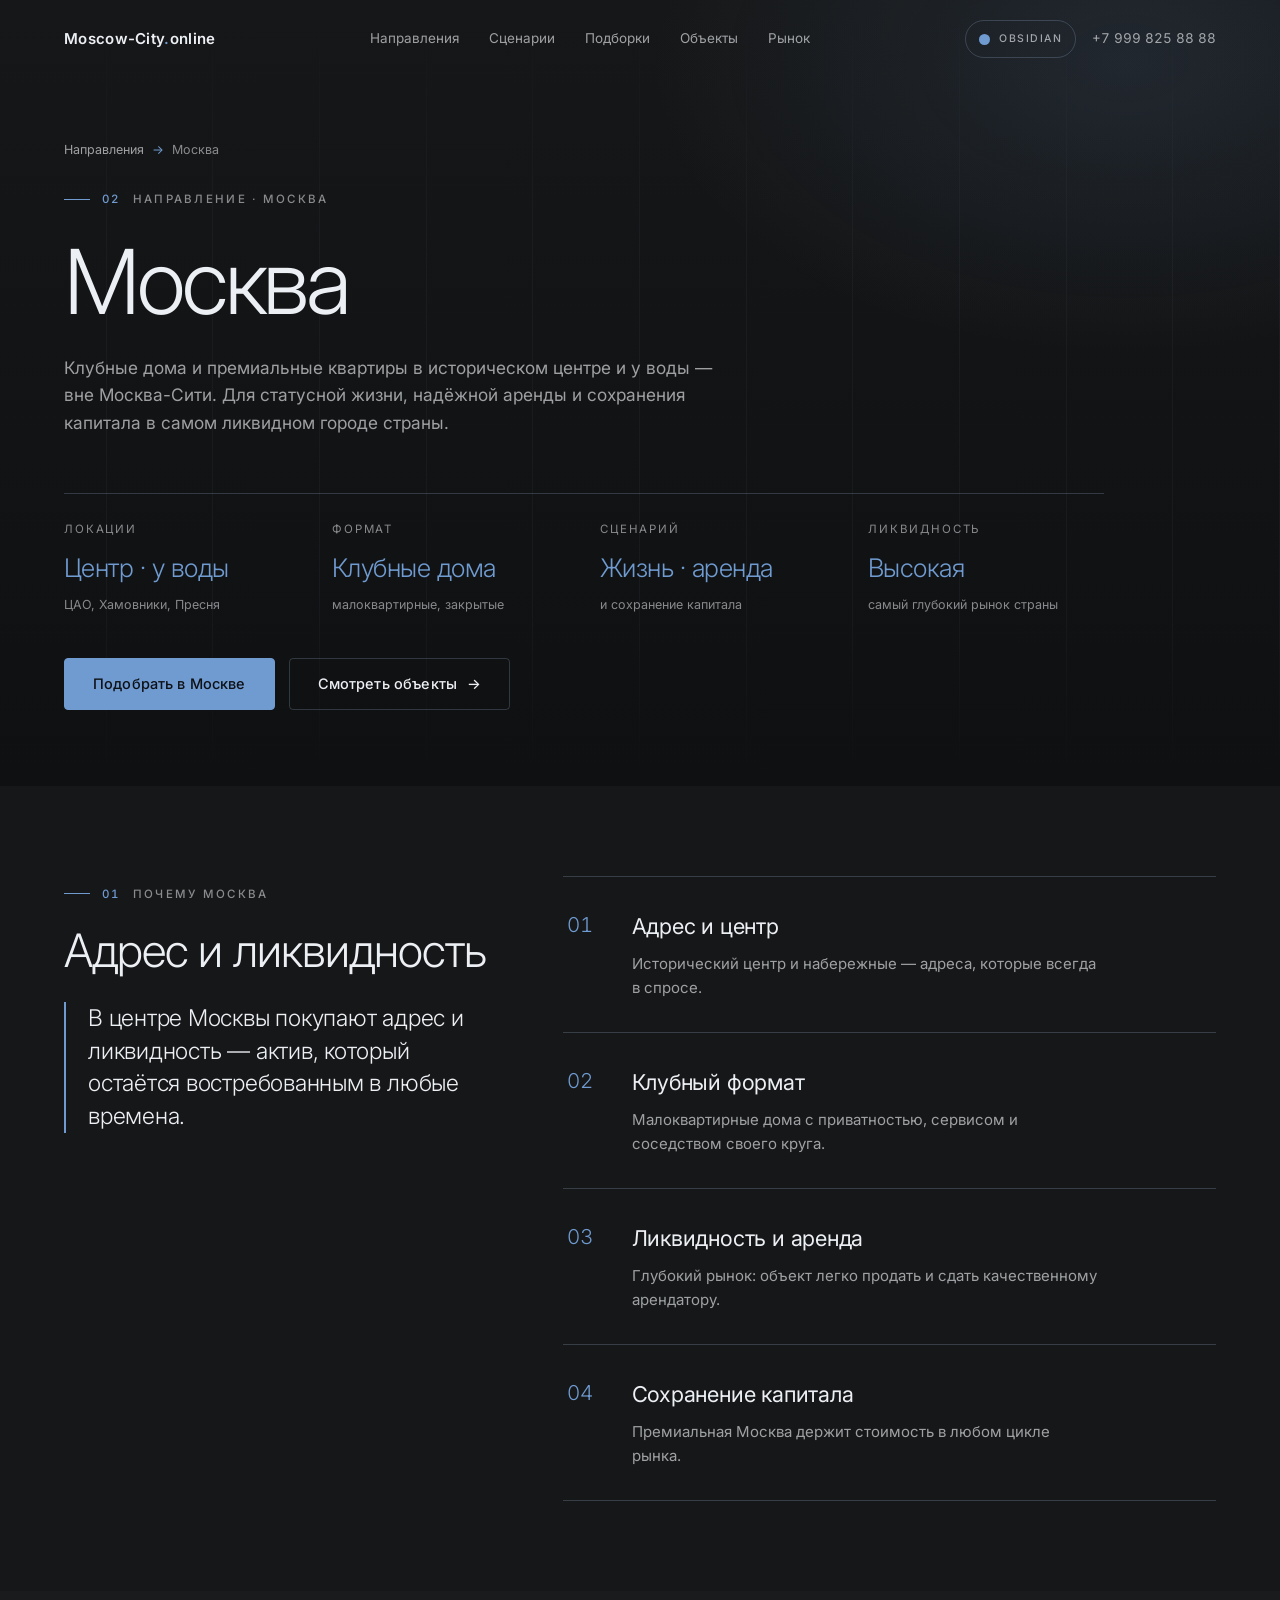
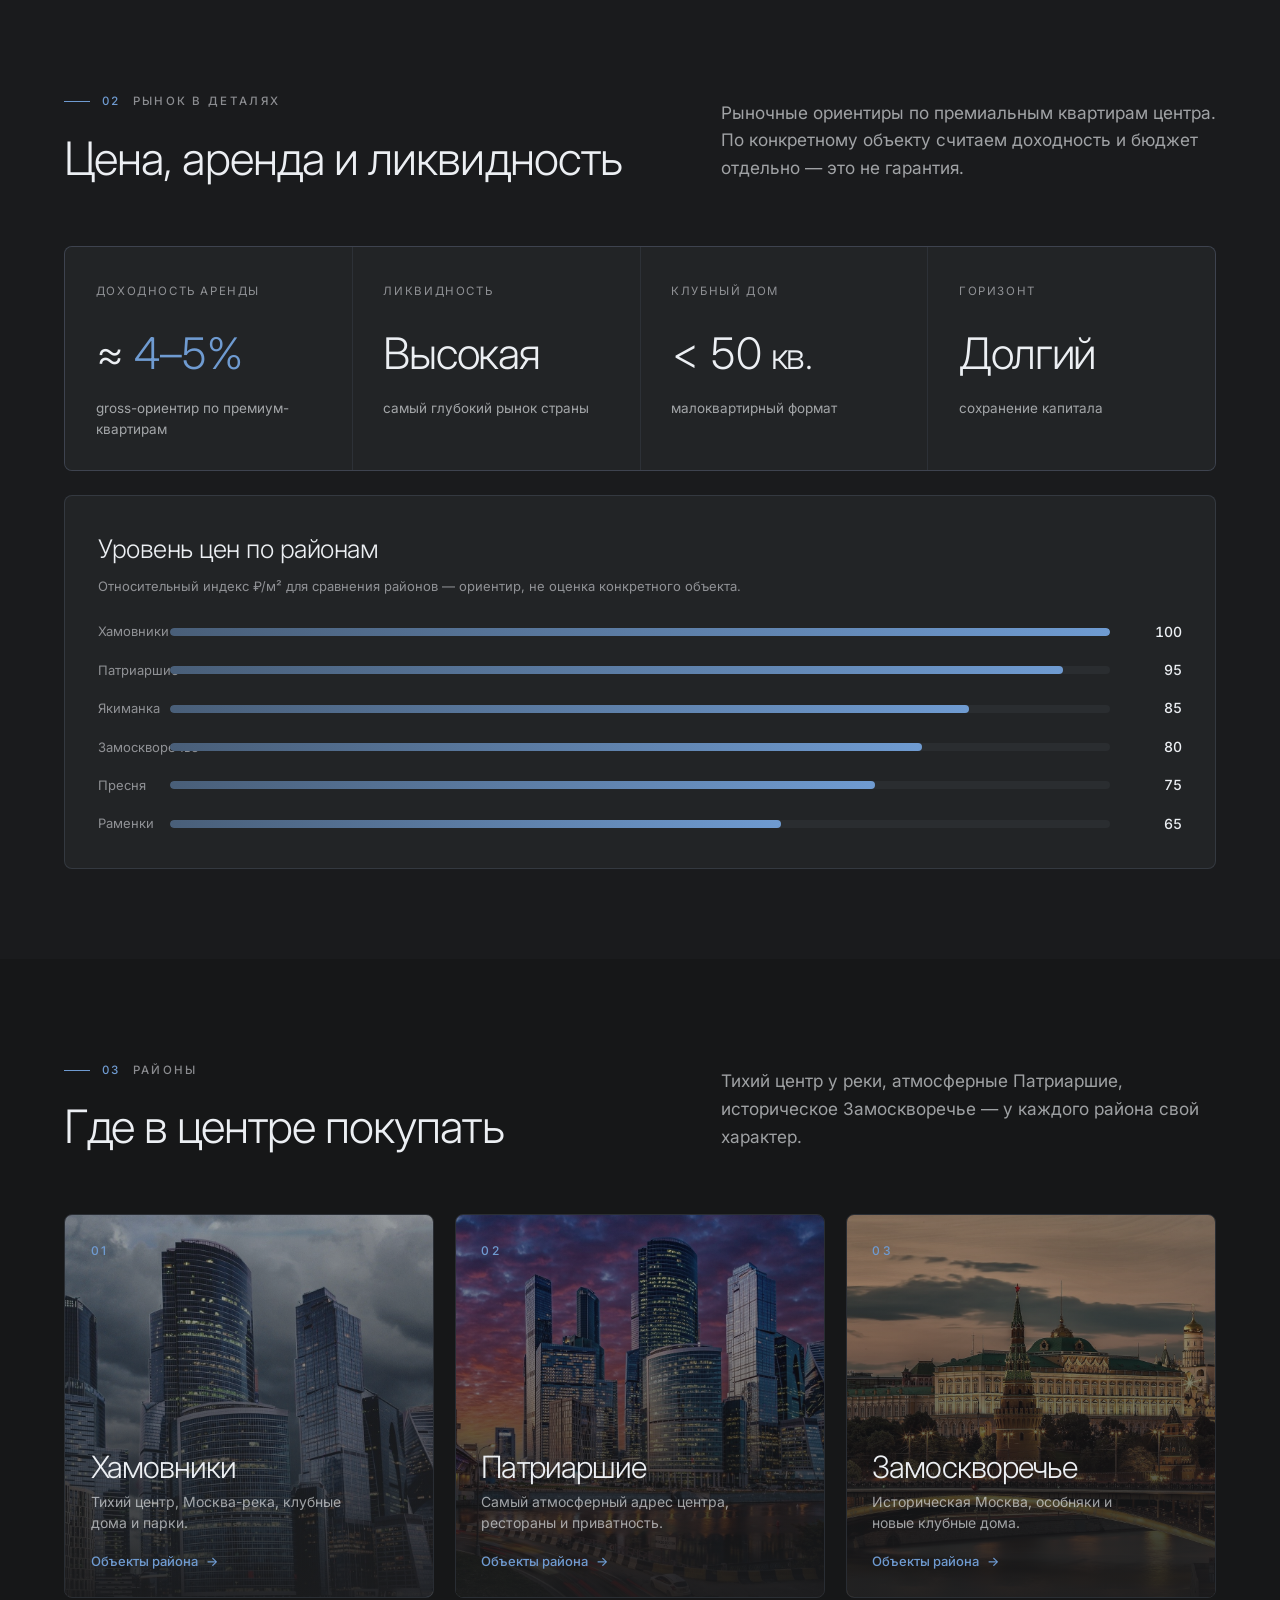
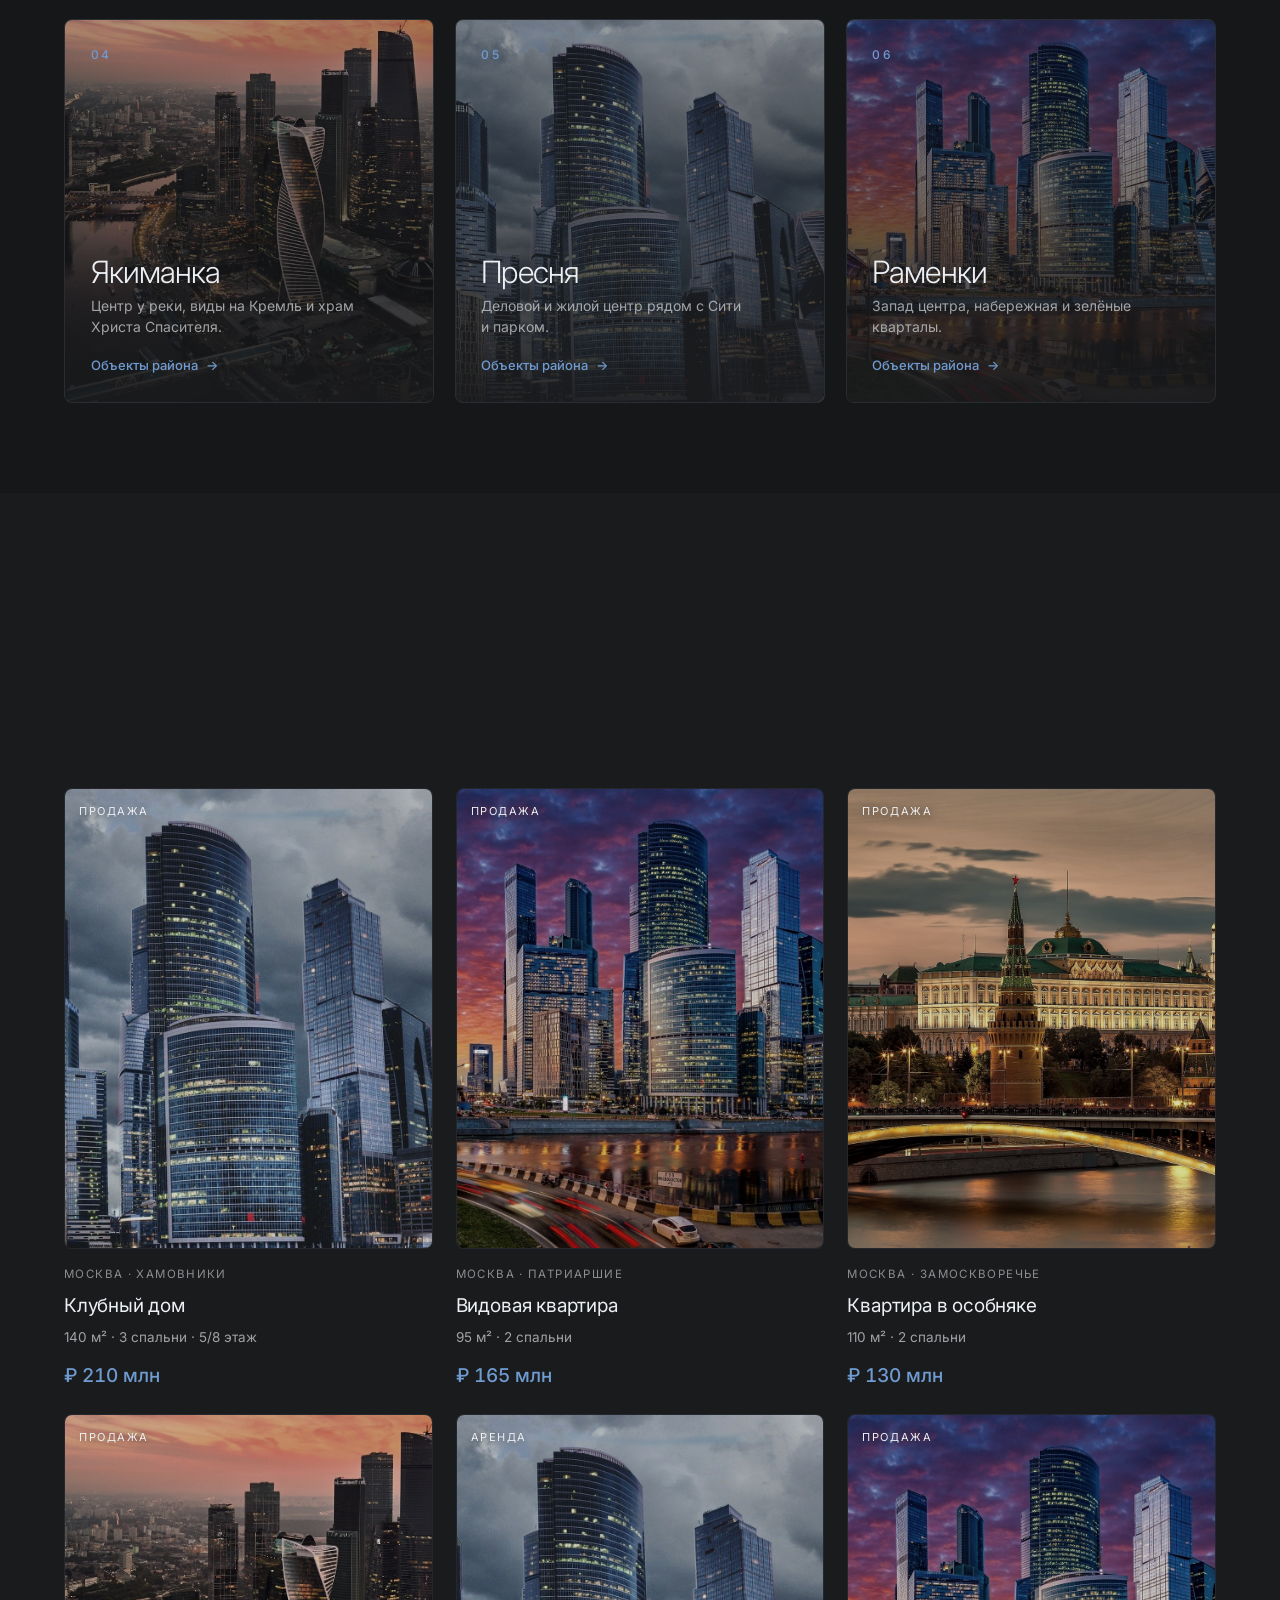
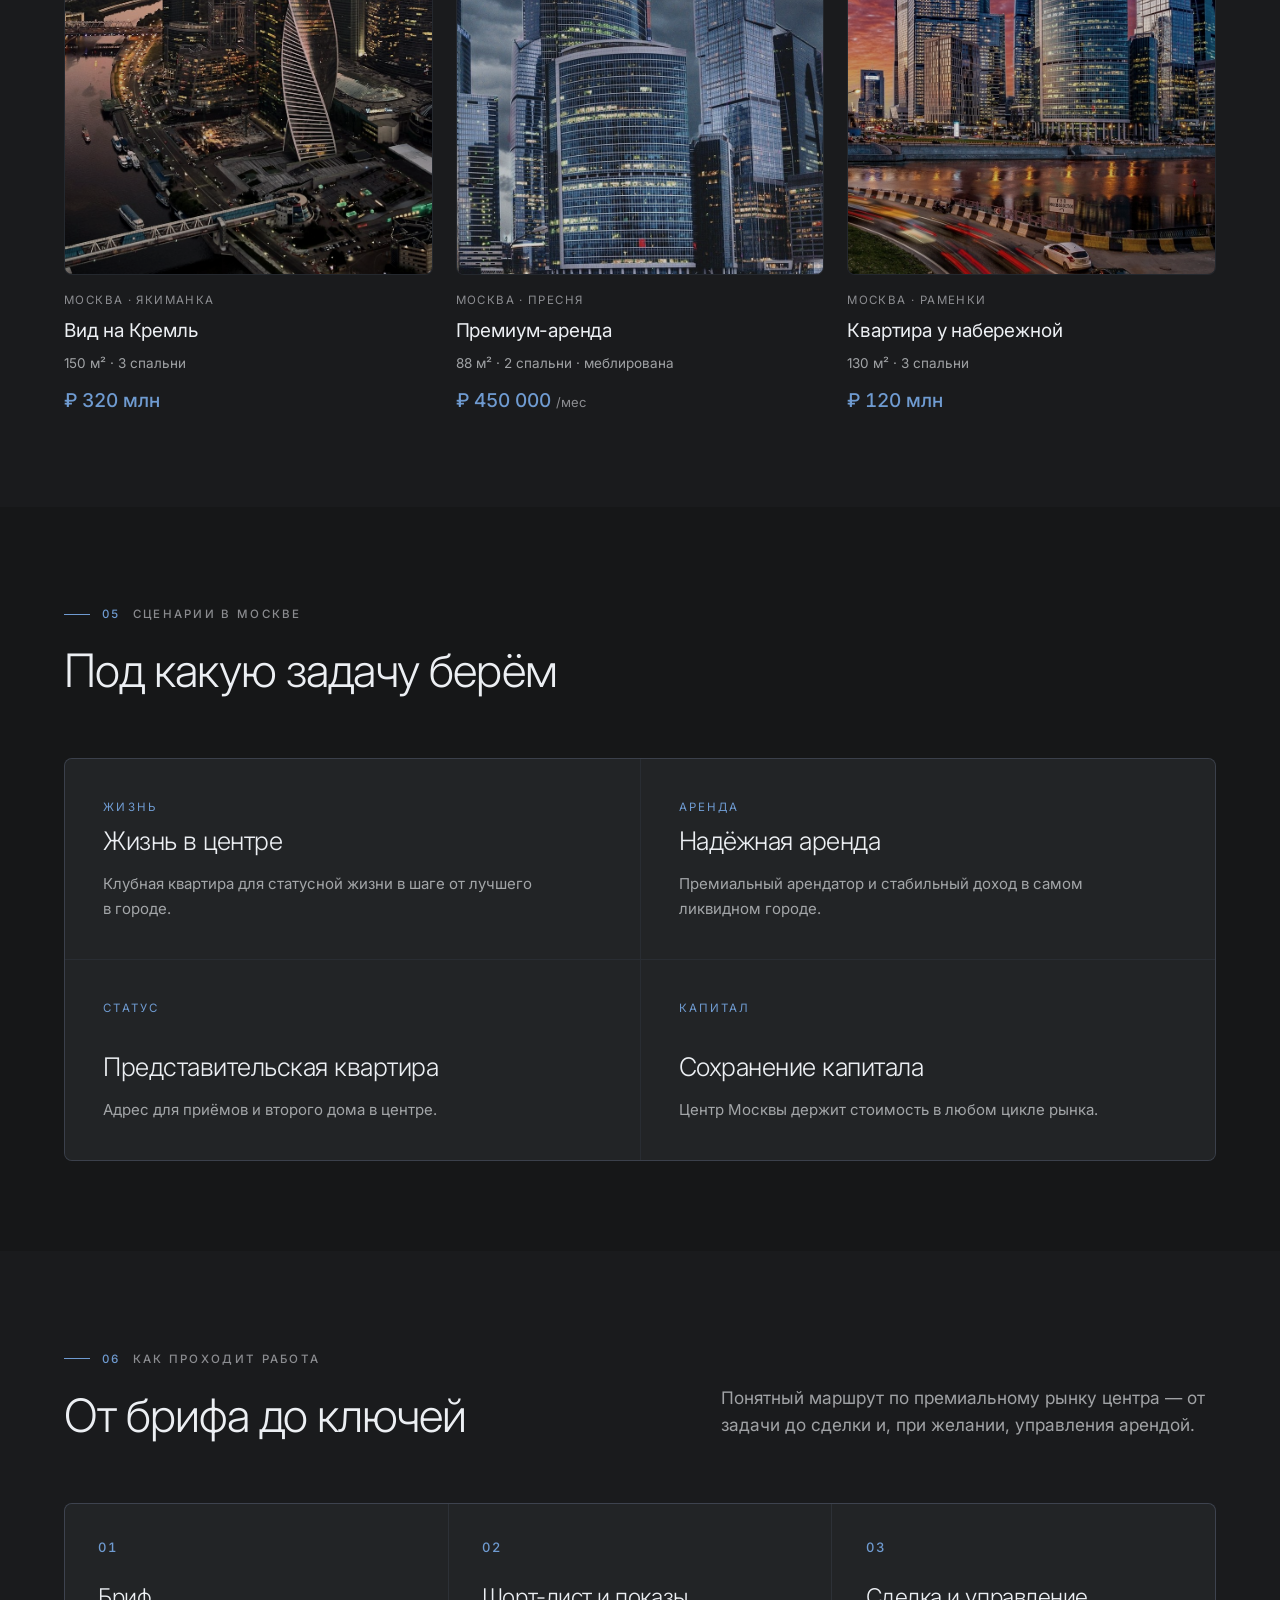
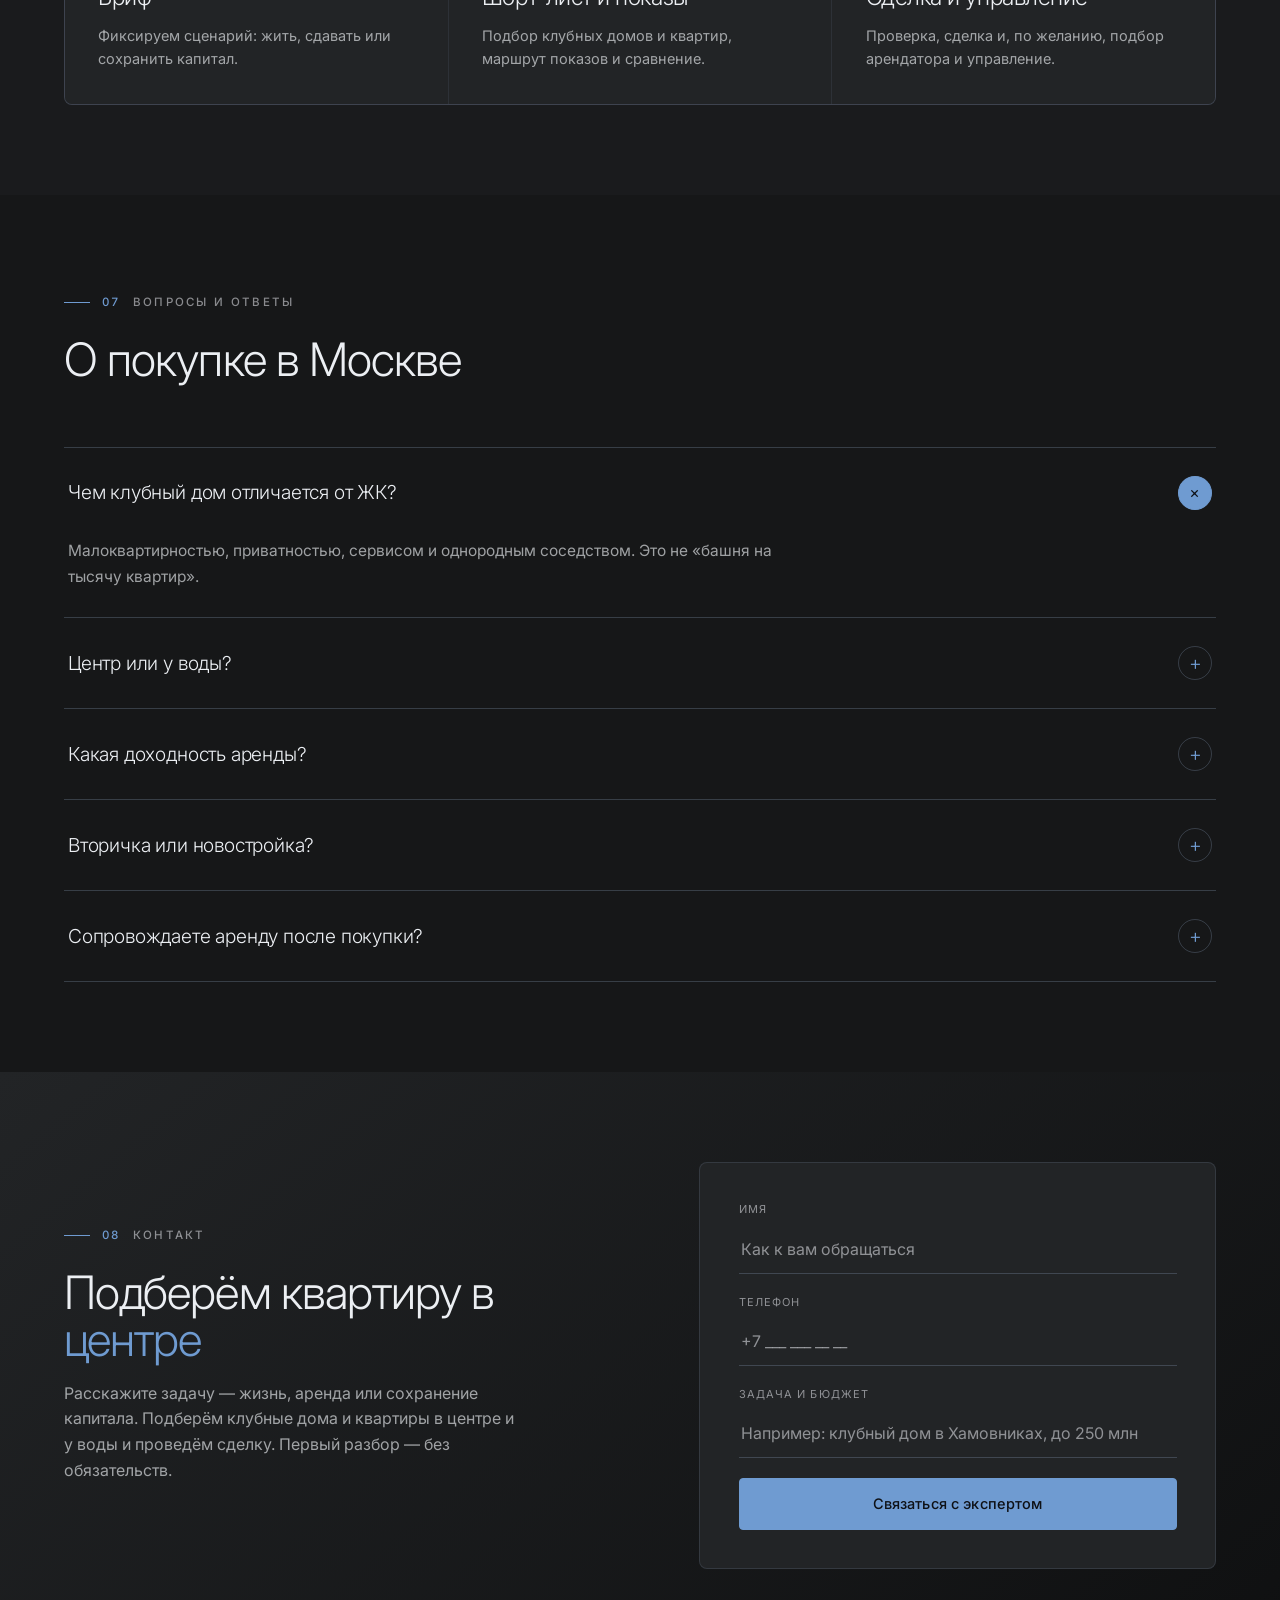
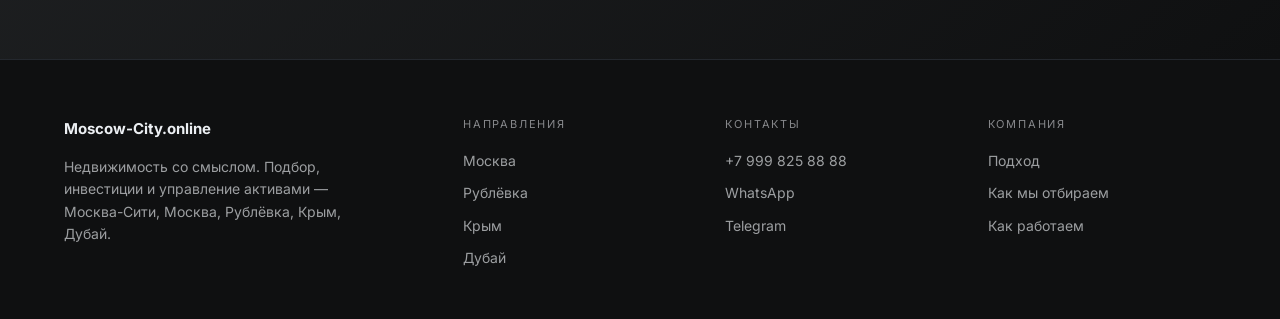
<file: new.v2/moskva.html>
<!DOCTYPE html>
<html lang="ru">
<head>
  <meta charset="UTF-8" />
  <meta name="viewport" content="width=device-width, initial-scale=1, viewport-fit=cover" />
  <title>Недвижимость в Москве — Moscow-City.online</title>
  <meta name="description" content="Клубные дома и премиальные квартиры в центре Москвы и у воды: Хамовники, Патриаршие, Замоскворечье. Для жизни, аренды и сохранения капитала." />
  <link rel="preconnect" href="https://fonts.googleapis.com" />
  <link rel="preconnect" href="https://fonts.gstatic.com" crossorigin />
  <link href="https://fonts.googleapis.com/css2?family=Inter:wght@300;400;500;600&display=swap" rel="stylesheet" />
  <script>(function(){try{document.documentElement.setAttribute('data-theme',localStorage.getItem('mco-theme')||'obsidian');}catch(e){document.documentElement.setAttribute('data-theme','obsidian');}})();</script>
  <link rel="stylesheet" href="assets/tokens.css?v=proto-obsidian-5" />
  <link rel="stylesheet" href="assets/app.css?v=proto-obsidian-5" />
</head>
<body>
  <!-- BITRIX:HEADER START · include header (шапка + меню + переключатель тем) -->
  <header class="header" id="header">
    <div class="wrap header__bar">
      <a href="index.html#top" class="brand">Moscow-City<span>.</span>online</a>
      <nav class="nav" aria-label="Главная навигация">
        <a href="index.html#directions">Направления</a>
        <a href="index.html#scenarios">Сценарии</a>
        <a href="index.html#collections">Подборки</a>
        <a href="index.html#objects">Объекты</a>
        <a href="index.html#market">Рынок</a>
      </nav>
      <div class="header__right">
        <button class="theme-toggle" type="button" data-theme-toggle aria-label="Переключить тему">
          <span class="theme-toggle__dot" aria-hidden="true"></span>
          <span class="theme-toggle__label" data-theme-label>Obsidian</span>
        </button>
        <a class="header__phone mono" href="tel:+79998258888">+7 999 825 88 88</a>
        <button class="burger" id="burger" type="button" aria-label="Меню" aria-expanded="false" aria-controls="mobileMenu"><span></span></button>
      </div>
    </div>
  </header>
  <!-- BITRIX:HEADER END -->

  <!-- BITRIX:MOBILE-MENU START · повторяемый include -->
  <div class="mobile-menu" id="mobileMenu" aria-hidden="true">
    <a href="index.html#directions" data-menu-close>Направления</a>
    <a href="index.html#scenarios" data-menu-close>Сценарии</a>
    <a href="index.html#collections" data-menu-close>Подборки</a>
    <a href="index.html#objects" data-menu-close>Объекты</a>
    <a href="index.html#market" data-menu-close>Рынок</a>
    <button class="theme-toggle theme-toggle--mobile" type="button" data-theme-toggle aria-label="Переключить тему">
      <span class="theme-toggle__dot" aria-hidden="true"></span>
      <span class="theme-toggle__label" data-theme-label>Obsidian</span>
    </button>
  </div>

  <!-- BITRIX:MOBILE-MENU END -->

  <main id="top">

    <!-- HERO направления -->
    <!-- BITRIX:HERO START -->
    <section class="dir-hero">
      <div class="wrap">
        <nav class="crumbs" aria-label="Хлебные крошки">
          <a href="index.html#directions">Направления</a> <span>→</span> Москва
        </nav>
        <div class="eyebrow"><span>02</span> Направление · Москва</div>
        <h1 class="dir-hero__title">Москва</h1>
        <p class="dir-hero__lede lede">Клубные дома и премиальные квартиры в историческом центре и у воды — вне Москва-Сити. Для статусной жизни, надёжной аренды и сохранения капитала в самом ликвидном городе страны.</p>
        <div class="dir-facts">
          <div><span>Локации</span><b>Центр · у воды</b><small>ЦАО, Хамовники, Пресня</small></div>
          <div><span>Формат</span><b>Клубные дома</b><small>малоквартирные, закрытые</small></div>
          <div><span>Сценарий</span><b>Жизнь · аренда</b><small>и сохранение капитала</small></div>
          <div><span>Ликвидность</span><b>Высокая</b><small>самый глубокий рынок страны</small></div>
        </div>
        <div class="hero__cta" style="margin-top:clamp(30px,4vw,44px)">
          <button class="btn btn--primary" type="button" data-modal-open data-selection="Подбор в Москве">Подобрать в Москве</button>
          <a href="#objects" class="btn btn--ghost">Смотреть объекты <span class="ar">→</span></a>
        </div>
      </div>
    </section>
    <!-- BITRIX:HERO END -->

    <!-- Почему Москва -->
    <!-- BITRIX:WHY-DIRECTION START -->
    <section class="section section--alt">
      <div class="wrap method" data-reveal>
        <div>
          <div class="eyebrow"><span>01</span> Почему Москва</div>
          <h2 class="h2">Адрес и ликвидность</h2>
          <blockquote>В центре Москвы покупают адрес и ликвидность — актив, который остаётся востребованным в любые времена.</blockquote>
        </div>
        <div class="crit">
          <div class="crit__item"><span>01</span><div><h3>Адрес и центр</h3><p>Исторический центр и набережные — адреса, которые всегда в спросе.</p></div></div>
          <div class="crit__item"><span>02</span><div><h3>Клубный формат</h3><p>Малоквартирные дома с приватностью, сервисом и соседством своего круга.</p></div></div>
          <div class="crit__item"><span>03</span><div><h3>Ликвидность и аренда</h3><p>Глубокий рынок: объект легко продать и сдать качественному арендатору.</p></div></div>
          <div class="crit__item"><span>04</span><div><h3>Сохранение капитала</h3><p>Премиальная Москва держит стоимость в любом цикле рынка.</p></div></div>
        </div>
      </div>
    </section>
    <!-- BITRIX:WHY-DIRECTION END -->

    <!-- Рынок в деталях -->
    <!-- BITRIX:MARKET-DATA START -->
    <section class="section">
      <div class="wrap">
        <div class="section-head section-head--split" data-reveal>
          <div>
            <div class="eyebrow"><span>02</span> Рынок в деталях</div>
            <h2 class="h2">Цена, аренда и ликвидность</h2>
          </div>
          <p class="lede">Рыночные ориентиры по премиальным квартирам центра. По конкретному объекту считаем доходность и бюджет отдельно — это не гарантия.</p>
        </div>

        <div class="metrics" data-reveal>
          <div class="metric"><span>Доходность аренды</span><b>≈&nbsp;<em>4–5%</em></b><p>gross-ориентир по премиум-квартирам</p></div>
          <div class="metric"><span>Ликвидность</span><b>Высокая</b><p>самый глубокий рынок страны</p></div>
          <div class="metric"><span>Клубный дом</span><b>&lt;&nbsp;50<small> кв.</small></b><p>малоквартирный формат</p></div>
          <div class="metric"><span>Горизонт</span><b>Долгий</b><p>сохранение капитала</p></div>
        </div>

        <div class="bars-card" data-reveal style="margin-top:clamp(16px,2vw,24px)">
          <h3>Уровень цен по районам</h3>
          <p class="cap">Относительный индекс ₽/м² для сравнения районов — ориентир, не оценка конкретного объекта.</p>
          <div class="bars">
            <div class="bar"><span>Хамовники</span><div class="track"><div class="fill" style="width:100%"></div></div><b>100</b></div>
            <div class="bar"><span>Патриаршие</span><div class="track"><div class="fill" style="width:95%"></div></div><b>95</b></div>
            <div class="bar"><span>Якиманка</span><div class="track"><div class="fill" style="width:85%"></div></div><b>85</b></div>
            <div class="bar"><span>Замоскворечье</span><div class="track"><div class="fill" style="width:80%"></div></div><b>80</b></div>
            <div class="bar"><span>Пресня</span><div class="track"><div class="fill" style="width:75%"></div></div><b>75</b></div>
            <div class="bar"><span>Раменки</span><div class="track"><div class="fill" style="width:65%"></div></div><b>65</b></div>
          </div>
        </div>
      </div>
    </section>
    <!-- BITRIX:MARKET-DATA END -->

    <!-- Районы -->
    <!-- BITRIX:AREAS START -->
    <section class="section section--alt" id="areas">
      <div class="wrap">
        <div class="section-head section-head--split" data-reveal>
          <div>
            <div class="eyebrow"><span>03</span> Районы</div>
            <h2 class="h2">Где в центре покупать</h2>
          </div>
          <p class="lede">Тихий центр у реки, атмосферные Патриаршие, историческое Замоскворечье — у каждого района свой характер.</p>
        </div>
        <div class="dir-grid" data-reveal>
          <a class="dir-card" href="#objects"><span class="dir-card__media" style="background-image:url('assets/hero/slide-1.jpg')"></span><span class="dir-card__num">01</span><h3>Хамовники</h3><p>Тихий центр, Москва-река, клубные дома и парки.</p><span class="dir-card__go">Объекты района <span class="ar">→</span></span></a>
          <a class="dir-card" href="#objects"><span class="dir-card__media" style="background-image:url('assets/hero/slide-2.jpg')"></span><span class="dir-card__num">02</span><h3>Патриаршие</h3><p>Самый атмосферный адрес центра, рестораны и приватность.</p><span class="dir-card__go">Объекты района <span class="ar">→</span></span></a>
          <a class="dir-card" href="#objects"><span class="dir-card__media" style="background-image:url('assets/hero/slide-3.jpg')"></span><span class="dir-card__num">03</span><h3>Замоскворечье</h3><p>Историческая Москва, особняки и новые клубные дома.</p><span class="dir-card__go">Объекты района <span class="ar">→</span></span></a>
          <a class="dir-card" href="#objects"><span class="dir-card__media" style="background-image:url('assets/hero/slide-4.jpg')"></span><span class="dir-card__num">04</span><h3>Якиманка</h3><p>Центр у реки, виды на Кремль и храм Христа Спасителя.</p><span class="dir-card__go">Объекты района <span class="ar">→</span></span></a>
          <a class="dir-card" href="#objects"><span class="dir-card__media" style="background-image:url('assets/hero/slide-1.jpg')"></span><span class="dir-card__num">05</span><h3>Пресня</h3><p>Деловой и жилой центр рядом с Сити и парком.</p><span class="dir-card__go">Объекты района <span class="ar">→</span></span></a>
          <a class="dir-card" href="#objects"><span class="dir-card__media" style="background-image:url('assets/hero/slide-2.jpg')"></span><span class="dir-card__num">06</span><h3>Раменки</h3><p>Запад центра, набережная и зелёные кварталы.</p><span class="dir-card__go">Объекты района <span class="ar">→</span></span></a>
        </div>
      </div>
    </section>
    <!-- BITRIX:AREAS END -->

    <!-- Объекты -->
    <!-- BITRIX:OBJECTS-LIST START -->
    <section class="section" id="objects">
      <div class="wrap">
        <div class="listings__top" data-reveal>
          <div>
            <div class="eyebrow"><span>04</span> Объекты в Москве</div>
            <h2 class="h2">Квартиры в клубных домах</h2>
          </div>
          <button class="text-link" type="button" data-modal-open data-selection="Закрытая подборка по Москве">Получить закрытую подборку →</button>
        </div>
        <div class="filters" role="group" aria-label="Фильтр объектов" data-reveal>
          <button class="chip" data-filter="all" aria-pressed="true">Все</button>
          <button class="chip" data-filter="sale" aria-pressed="false">Продажа</button>
          <button class="chip" data-filter="rent" aria-pressed="false">Аренда</button>
          <button class="chip" data-filter="club" aria-pressed="false">Клубные дома</button>
          <button class="chip" data-filter="water" aria-pressed="false">У воды</button>
        </div>
        <!-- BITRIX-COMPONENT: mco:element.list (IBLOCK_ID=10) | fields: ID,NAME,PRICE,TOTAL_PRICE,KVAD,TOWER,FLOOR_,ADRESS,PHOTO,URL_DETAIL | FILTER: DIRECTION=moscow -->
        <div class="cards" id="cards" data-reveal>
          <a class="prop" href="object.html" data-type="sale club" data-geo="moskva">
            <div class="prop__media"><i style="background-image:url('assets/hero/slide-1.jpg')"></i><span class="prop__status">Продажа</span></div>
            <div class="prop__body"><div class="prop__loc">Москва · Хамовники</div><h3>Клубный дом</h3><div class="prop__meta">140 м² · 3 спальни · 5/8 этаж</div><div class="prop__price">₽ 210 млн</div></div>
          </a>
          <a class="prop" href="object.html" data-type="sale" data-geo="moskva">
            <div class="prop__media"><i style="background-image:url('assets/hero/slide-2.jpg')"></i><span class="prop__status">Продажа</span></div>
            <div class="prop__body"><div class="prop__loc">Москва · Патриаршие</div><h3>Видовая квартира</h3><div class="prop__meta">95 м² · 2 спальни</div><div class="prop__price">₽ 165 млн</div></div>
          </a>
          <a class="prop" href="object.html" data-type="sale water" data-geo="moskva">
            <div class="prop__media"><i style="background-image:url('assets/hero/slide-3.jpg')"></i><span class="prop__status">Продажа</span></div>
            <div class="prop__body"><div class="prop__loc">Москва · Замоскворечье</div><h3>Квартира в особняке</h3><div class="prop__meta">110 м² · 2 спальни</div><div class="prop__price">₽ 130 млн</div></div>
          </a>
          <a class="prop" href="object.html" data-type="sale water" data-geo="moskva">
            <div class="prop__media"><i style="background-image:url('assets/hero/slide-4.jpg')"></i><span class="prop__status">Продажа</span></div>
            <div class="prop__body"><div class="prop__loc">Москва · Якиманка</div><h3>Вид на Кремль</h3><div class="prop__meta">150 м² · 3 спальни</div><div class="prop__price">₽ 320 млн</div></div>
          </a>
          <a class="prop" href="object.html" data-type="rent" data-geo="moskva">
            <div class="prop__media"><i style="background-image:url('assets/hero/slide-1.jpg')"></i><span class="prop__status">Аренда</span></div>
            <div class="prop__body"><div class="prop__loc">Москва · Пресня</div><h3>Премиум-аренда</h3><div class="prop__meta">88 м² · 2 спальни · меблирована</div><div class="prop__price">₽ 450 000 <small>/мес</small></div></div>
          </a>
          <a class="prop" href="object.html" data-type="sale club water" data-geo="moskva">
            <div class="prop__media"><i style="background-image:url('assets/hero/slide-2.jpg')"></i><span class="prop__status">Продажа</span></div>
            <div class="prop__body"><div class="prop__loc">Москва · Раменки</div><h3>Квартира у набережной</h3><div class="prop__meta">130 м² · 3 спальни</div><div class="prop__price">₽ 120 млн</div></div>
          </a>
        </div>
      </div>
    </section>
    <!-- BITRIX:OBJECTS-LIST END -->

    <!-- Сценарии в Москве -->
    <!-- BITRIX:СЦЕНАРИИ-В-МОСКВЕ START -->
    <section class="section section--alt">
      <div class="wrap">
        <div class="section-head" data-reveal>
          <div class="eyebrow"><span>05</span> Сценарии в Москве</div>
          <h2 class="h2">Под какую задачу берём</h2>
        </div>
        <div class="support" data-reveal>
          <article><span>Жизнь</span><h3>Жизнь в центре</h3><p>Клубная квартира для статусной жизни в шаге от лучшего в городе.</p></article>
          <article><span>Аренда</span><h3>Надёжная аренда</h3><p>Премиальный арендатор и стабильный доход в самом ликвидном городе.</p></article>
          <article><span>Статус</span><h3>Представительская квартира</h3><p>Адрес для приёмов и второго дома в центре.</p></article>
          <article><span>Капитал</span><h3>Сохранение капитала</h3><p>Центр Москвы держит стоимость в любом цикле рынка.</p></article>
        </div>
      </div>
    </section>
    <!-- BITRIX:СЦЕНАРИИ-В-МОСКВЕ END -->

    <!-- Как проходит работа -->
    <!-- BITRIX:КАК-ПРОХОДИТ-РАБОТА START -->
    <section class="section">
      <div class="wrap">
        <div class="section-head section-head--split" data-reveal>
          <div>
            <div class="eyebrow"><span>06</span> Как проходит работа</div>
            <h2 class="h2">От брифа до ключей</h2>
          </div>
          <p class="lede">Понятный маршрут по премиальному рынку центра — от задачи до сделки и, при желании, управления арендой.</p>
        </div>
        <div class="steps" data-reveal>
          <div class="step"><div class="step__num">01</div><h3>Бриф</h3><p>Фиксируем сценарий: жить, сдавать или сохранить капитал.</p></div>
          <div class="step"><div class="step__num">02</div><h3>Шорт-лист и показы</h3><p>Подбор клубных домов и квартир, маршрут показов и сравнение.</p></div>
          <div class="step"><div class="step__num">03</div><h3>Сделка и управление</h3><p>Проверка, сделка и, по желанию, подбор арендатора и управление.</p></div>
        </div>
      </div>
    </section>
    <!-- BITRIX:КАК-ПРОХОДИТ-РАБОТА END -->

    <!-- FAQ -->
    <!-- BITRIX:FAQ START -->
    <section class="section section--alt" id="faq">
      <div class="wrap">
        <div class="section-head" data-reveal>
          <div class="eyebrow"><span>07</span> Вопросы и ответы</div>
          <h2 class="h2">О покупке в Москве</h2>
        </div>
        <div class="faq" data-reveal>
          <details class="faq-item" open>
            <summary>Чем клубный дом отличается от ЖК?</summary>
            <div class="faq-item__body"><p>Малоквартирностью, приватностью, сервисом и однородным соседством. Это не «башня на тысячу квартир».</p></div>
          </details>
          <details class="faq-item">
            <summary>Центр или у воды?</summary>
            <div class="faq-item__body"><p>Оба сценария ликвидны. Центр — адрес и инфраструктура, набережные — виды и воздух. Подберём под образ жизни.</p></div>
          </details>
          <details class="faq-item">
            <summary>Какая доходность аренды?</summary>
            <div class="faq-item__body"><p>Ориентир по премиум-сегменту — 4–5% gross. Премиальная аренда стабильна и менее зависит от цикла. Не гарантия.</p></div>
          </details>
          <details class="faq-item">
            <summary>Вторичка или новостройка?</summary>
            <div class="faq-item__body"><p>В центре много достойной вторички, реконструкций и клубных новостроек. Выбираем по объекту, а не по ярлыку.</p></div>
          </details>
          <details class="faq-item">
            <summary>Сопровождаете аренду после покупки?</summary>
            <div class="faq-item__body"><p>Да: подбор арендатора, управление, отчётность и контроль платежей.</p></div>
          </details>
        </div>
      </div>
    </section>
    <!-- BITRIX:FAQ END -->

    <!-- Финал -->
    <!-- BITRIX:CONTACT-FORM START -->
    <section class="section final">
      <div class="wrap final__inner" data-reveal>
        <div>
          <div class="eyebrow"><span>08</span> Контакт</div>
          <h2 class="h2">Подберём квартиру в <em>центре</em></h2>
          <p>Расскажите задачу — жизнь, аренда или сохранение капитала. Подберём клубные дома и квартиры в центре и у воды и проведём сделку. Первый разбор — без обязательств.</p>
        </div>
        <div class="final__form">
          <form id="finalForm" class="form" data-form="lead" data-source="moskva:final" novalidate>
            <input type="hidden" name="source_page" value="moskva">
            <label><span>Имя</span><input type="text" name="name" placeholder="Как к вам обращаться" required></label>
            <label><span>Телефон</span><input type="tel" name="phone" placeholder="+7 ___ ___ __ __" required></label>
            <label><span>Задача и бюджет</span><input type="text" name="interest" placeholder="Например: клубный дом в Хамовниках, до 250 млн"></label>
            <button class="btn btn--primary btn--block" type="submit">Связаться с экспертом</button>
          </form>
        </div>
      </div>
    </section>
    <!-- BITRIX:CONTACT-FORM END -->
  </main>

  <!-- BITRIX:FOOTER START · include footer -->
  <footer class="footer">
    <div class="wrap footer__inner">
      <div>
        <b>Moscow-City.online</b>
        <p>Недвижимость со смыслом. Подбор, инвестиции и управление активами — Москва-Сити, Москва, Рублёвка, Крым, Дубай.</p>
      </div>
      <div>
        <div class="footer__col-title">Направления</div>
        <a href="moskva.html">Москва</a><a href="rublevka.html">Рублёвка</a><a href="krym.html">Крым</a><a href="dubai.html">Дубай</a>
      </div>
      <div>
        <div class="footer__col-title">Контакты</div>
        <a href="tel:+79998258888">+7 999 825 88 88</a>
        <a href="https://wa.me/79998258888" target="_blank" rel="noopener">WhatsApp</a>
        <a href="https://t.me/+79998258888" target="_blank" rel="noopener">Telegram</a>
      </div>
      <div>
        <div class="footer__col-title">Компания</div>
        <a href="index.html#meaning">Подход</a><a href="index.html#method">Как мы отбираем</a><a href="index.html#process">Как работаем</a>
      </div>
    </div>
  </footer>
  <!-- BITRIX:FOOTER END -->

  <!-- BITRIX:LEAD-MODAL START · форма заявки (повторяемый include) -->
  <div class="modal" id="modal" role="dialog" aria-modal="true" aria-labelledby="modalTitle" aria-hidden="true">
    <div class="modal__scrim" data-modal-close></div>
    <div class="modal__panel">
      <button class="modal__close" type="button" data-modal-close aria-label="Закрыть">×</button>
      <div class="modal__form" id="modalFormView">
        <div class="eyebrow eyebrow--plain"><span>—</span> Заявка</div>
        <h3 id="modalTitle">Подберём в Москве</h3>
        <p id="modalText">Оставьте контакты — пришлём квартиры под вашу задачу с расчётом.</p>
        <form id="leadForm" class="form" data-form="lead" data-source="moskva:modal" novalidate>
          <input type="hidden" name="selection" id="selectionName" value="Москва">
          <input type="hidden" name="source_page" value="moskva">
          <label><span>Имя</span><input name="name" type="text" placeholder="Как к вам обращаться" required></label>
          <label><span>Телефон</span><input name="phone" type="tel" placeholder="+7 ___ ___ __ __" required></label>
          <label><span>Комментарий</span><textarea name="message" placeholder="Сценарий, бюджет, район, сроки"></textarea></label>
          <button class="btn btn--primary btn--block" type="submit">Отправить заявку</button>
        </form>
      </div>
      <div class="modal__success" id="modalSuccessView" hidden>
        <h3>Заявка принята</h3>
        <p id="modalSuccessText">Спасибо. Эксперт свяжется с вами в течение рабочего дня.</p>
        <button class="btn btn--ghost" type="button" data-modal-close>Закрыть</button>
      </div>
    </div>
  </div>

  <!-- BITRIX:LEAD-MODAL END -->
  <!-- BITRIX:FLOATING-WIDGET START -->
  <div class="floating" aria-label="Связаться">
    <a href="https://t.me/+79998258888" target="_blank" rel="noopener" aria-label="Telegram">TG</a>
    <a href="https://wa.me/79998258888" target="_blank" rel="noopener" aria-label="WhatsApp">WA</a>
  </div>

  <!-- BITRIX:FLOATING-WIDGET END -->
  <script src="assets/app.js?v=proto-obsidian-5"></script>
</body>
</html>
</file>
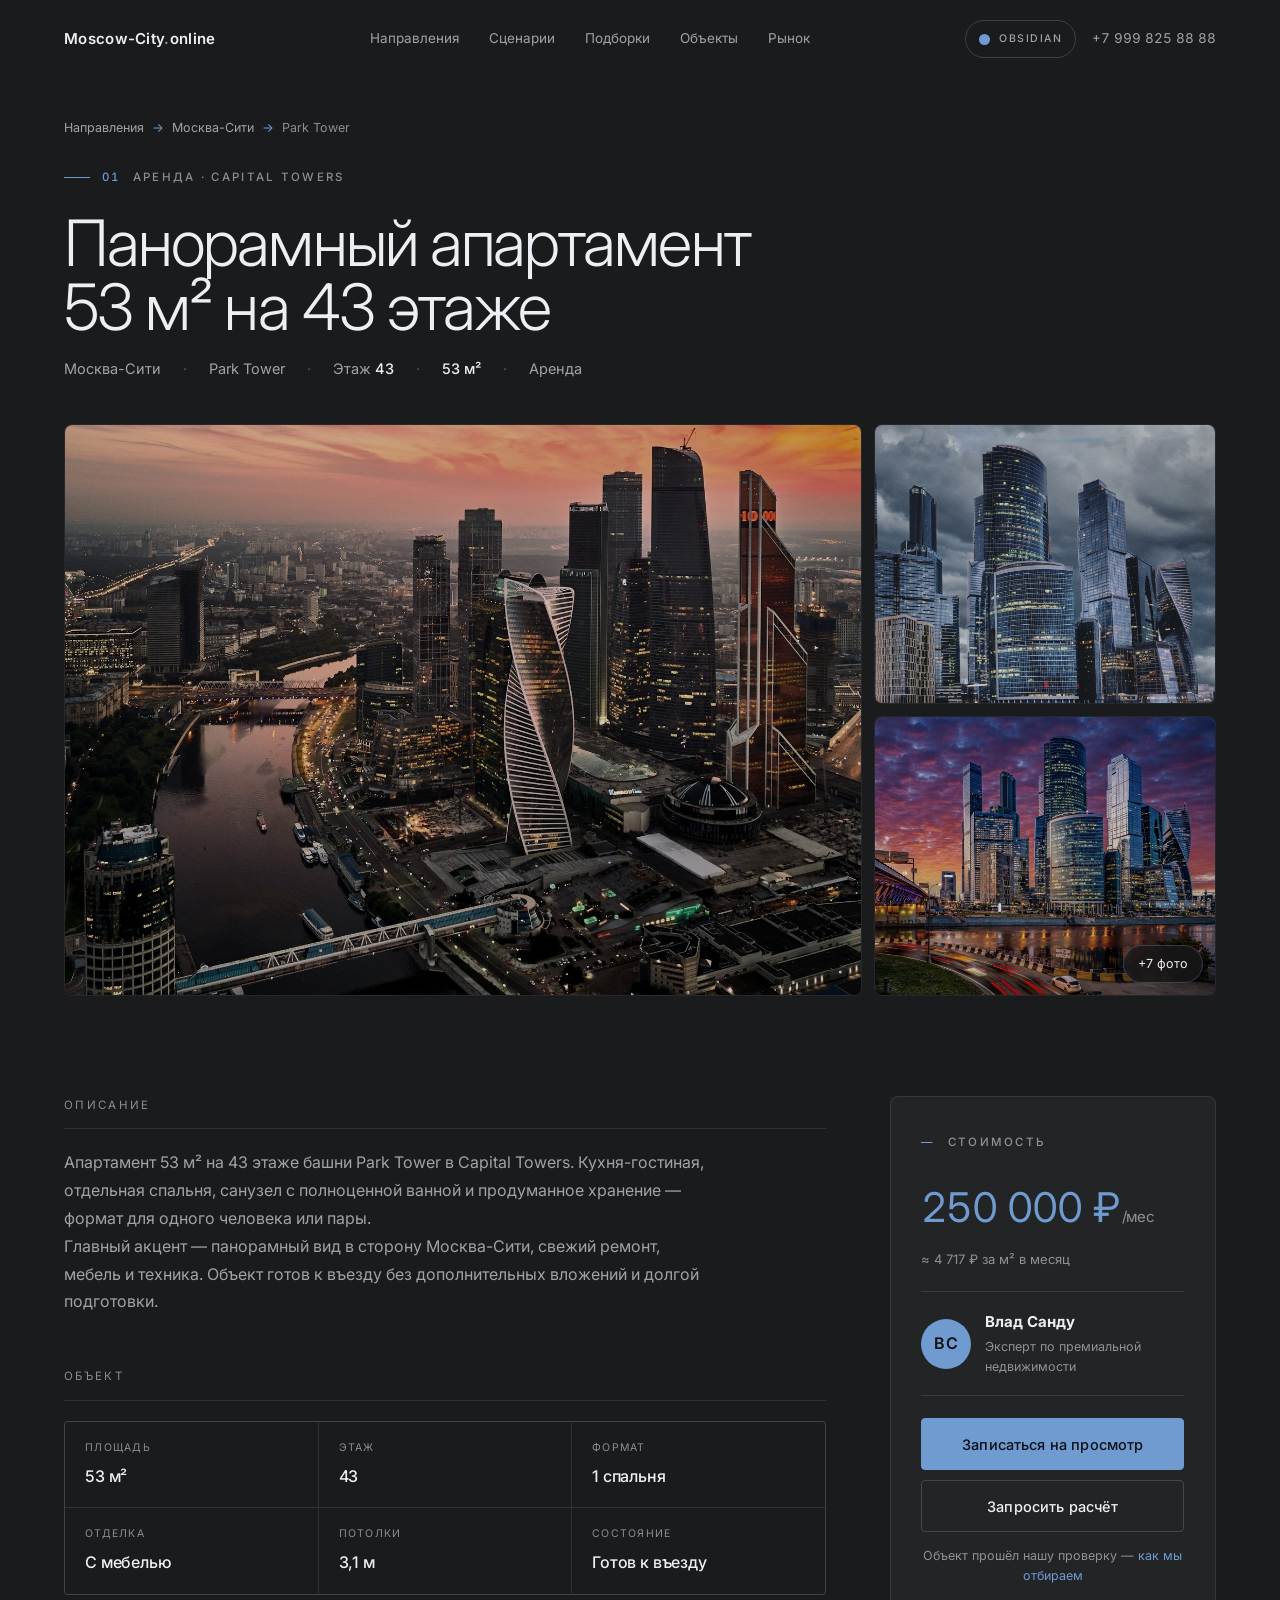
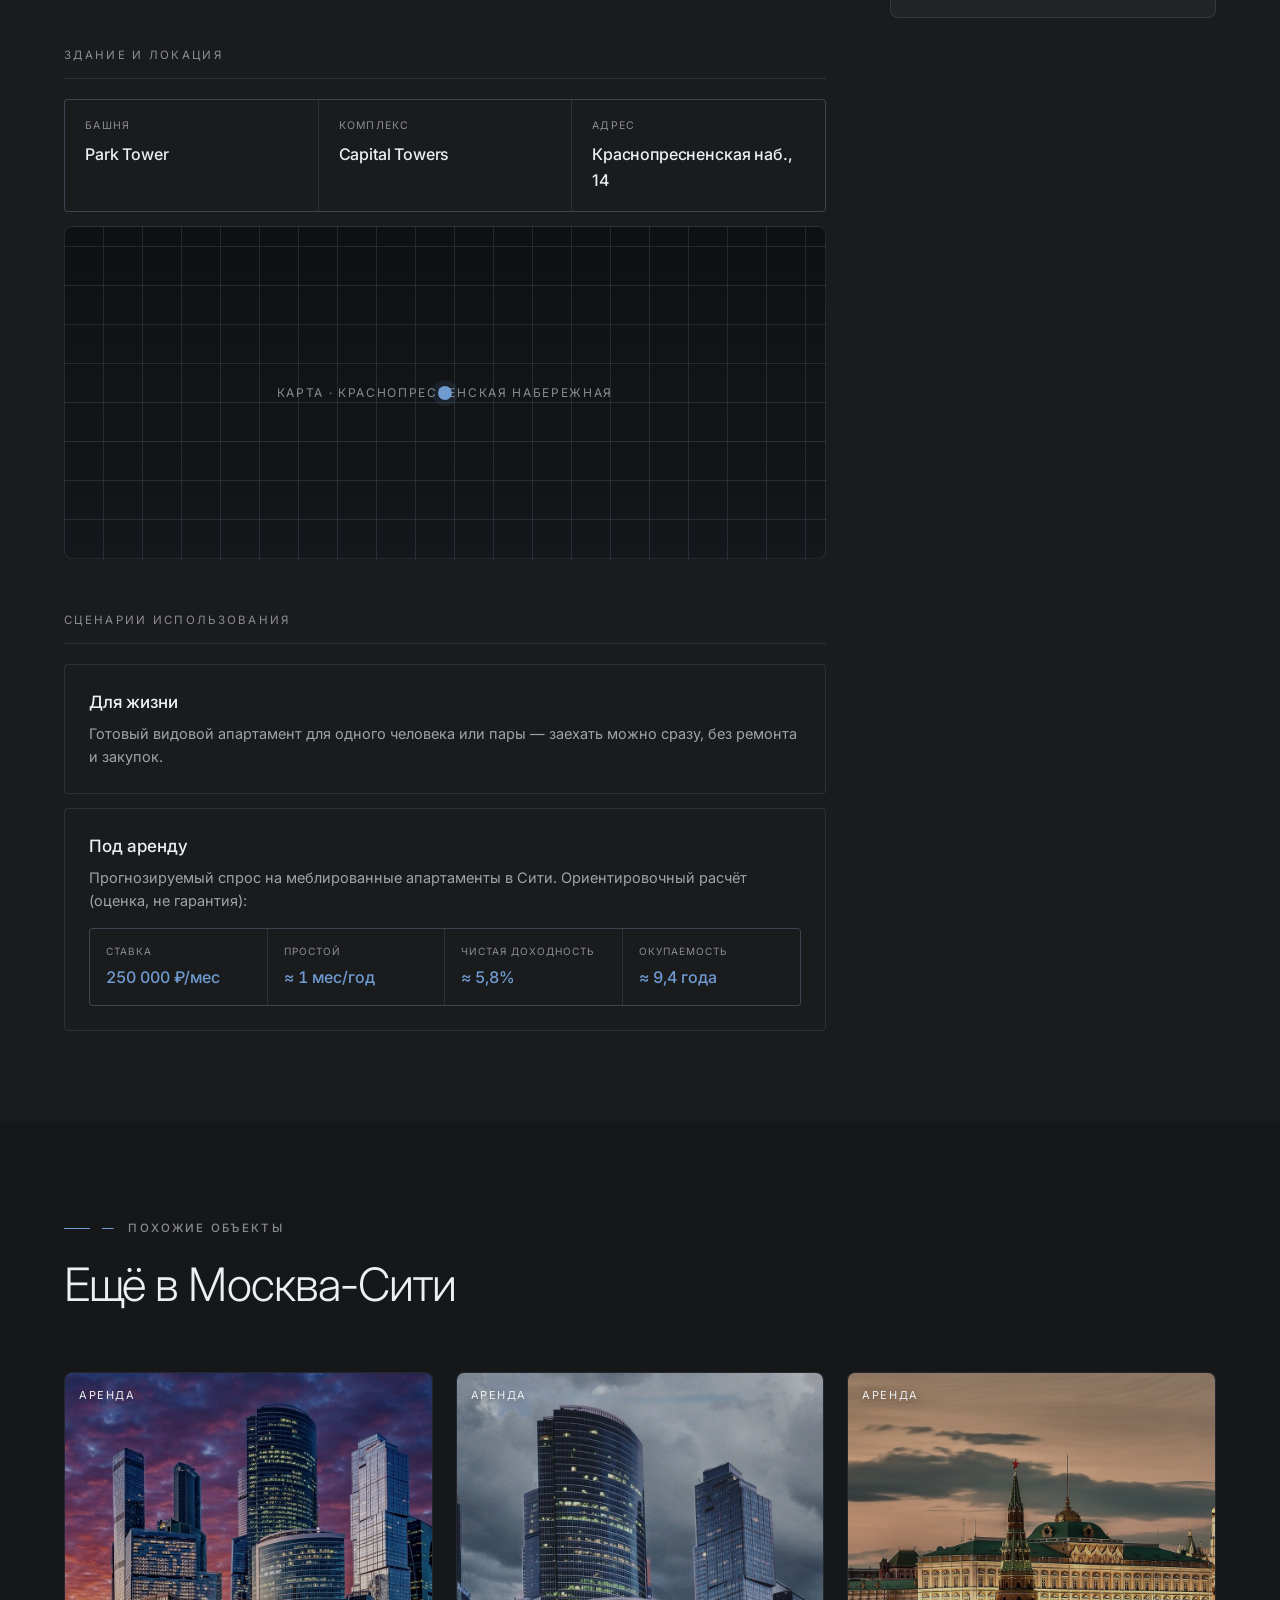
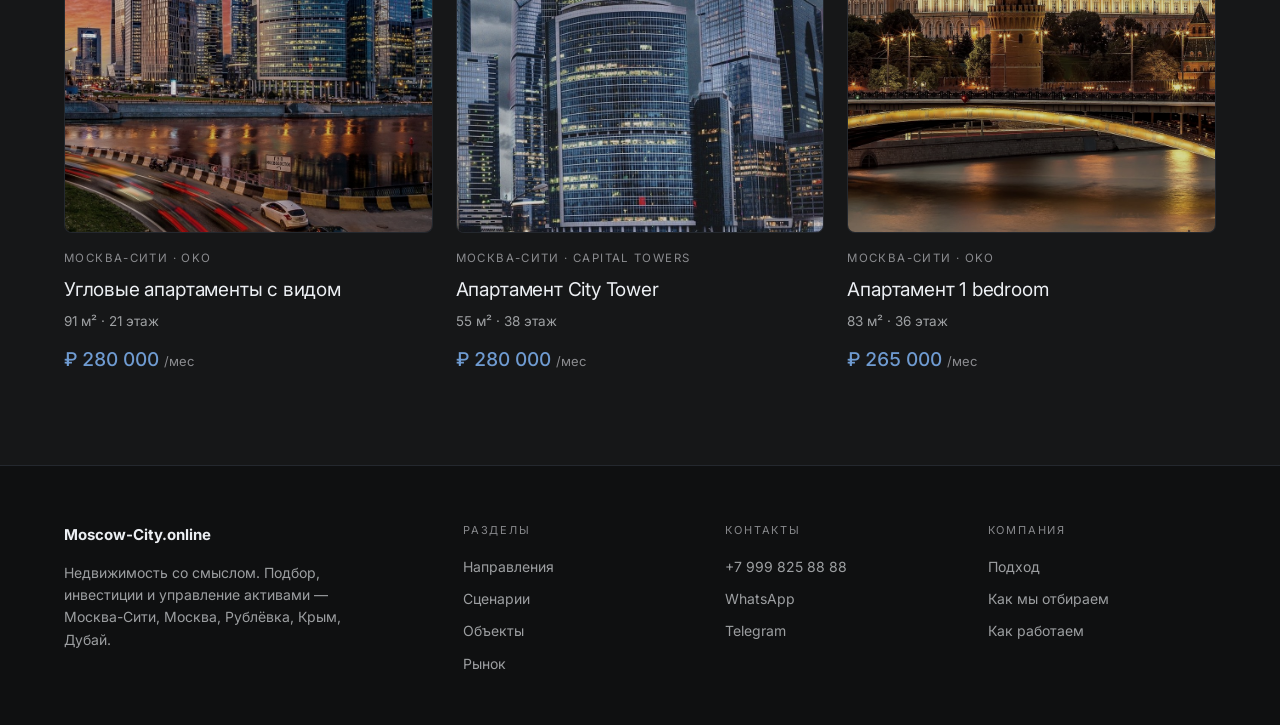
<file: new.v2/object.html>
<!DOCTYPE html>
<html lang="ru">
<head>
  <meta charset="UTF-8" />
  <meta name="viewport" content="width=device-width, initial-scale=1, viewport-fit=cover" />
  <title>Панорамный апартамент 53 м², Park Tower — Moscow-City.online</title>
  <meta name="description" content="Видовой апартамент 53 м² на 43 этаже Park Tower, Москва-Сити. Готов к заселению или сдаче в аренду." />
  <link rel="preconnect" href="https://fonts.googleapis.com" />
  <link rel="preconnect" href="https://fonts.gstatic.com" crossorigin />
  <link href="https://fonts.googleapis.com/css2?family=Inter:wght@300;400;500;600&display=swap" rel="stylesheet" />
  <script>(function(){try{document.documentElement.setAttribute('data-theme',localStorage.getItem('mco-theme')||'obsidian');}catch(e){document.documentElement.setAttribute('data-theme','obsidian');}})();</script>
  <link rel="stylesheet" href="assets/tokens.css?v=proto-obsidian-5" />
  <link rel="stylesheet" href="assets/app.css?v=proto-obsidian-5" />
</head>
<body>
  <!-- BITRIX:HEADER START · include header (шапка + меню + переключатель тем) -->
  <header class="header" id="header">
    <div class="wrap header__bar">
      <a href="index.html#top" class="brand">Moscow-City<span>.</span>online</a>
      <nav class="nav" aria-label="Главная навигация">
        <a href="index.html#directions">Направления</a>
        <a href="index.html#scenarios">Сценарии</a>
        <a href="index.html#collections">Подборки</a>
        <a href="index.html#objects">Объекты</a>
        <a href="index.html#market">Рынок</a>
      </nav>
      <div class="header__right">
        <button class="theme-toggle" type="button" data-theme-toggle aria-label="Переключить тему">
          <span class="theme-toggle__dot" aria-hidden="true"></span>
          <span class="theme-toggle__label" data-theme-label>Obsidian</span>
        </button>
        <a class="header__phone mono" href="tel:+79998258888">+7 999 825 88 88</a>
        <button class="burger" id="burger" type="button" aria-label="Меню" aria-expanded="false" aria-controls="mobileMenu"><span></span></button>
      </div>
    </div>
  </header>
  <!-- BITRIX:HEADER END -->

  <!-- BITRIX:MOBILE-MENU START · повторяемый include -->
  <div class="mobile-menu" id="mobileMenu" aria-hidden="true">
    <a href="index.html#directions" data-menu-close>Направления</a>
    <a href="index.html#scenarios" data-menu-close>Сценарии</a>
    <a href="index.html#collections" data-menu-close>Подборки</a>
    <a href="index.html#objects" data-menu-close>Объекты</a>
    <a href="index.html#market" data-menu-close>Рынок</a>
    <button class="theme-toggle theme-toggle--mobile" type="button" data-theme-toggle aria-label="Переключить тему">
      <span class="theme-toggle__dot" aria-hidden="true"></span>
      <span class="theme-toggle__label" data-theme-label>Obsidian</span>
    </button>
  </div>

  <!-- BITRIX:MOBILE-MENU END -->

  <main id="top">
    <!-- BITRIX:OBJECT-HERO START -->
    <section class="obj-hero">
      <div class="wrap">
        <nav class="crumbs" aria-label="Хлебные крошки">
          <a href="index.html#directions">Направления</a> <span>→</span>
          <a href="index.html#objects">Москва-Сити</a> <span>→</span>
          Park Tower
        </nav>
        <div class="eyebrow"><span>01</span> Аренда · Capital Towers</div>
        <!-- BITRIX-DATA: OBJECT_NAME · поле NAME -->
        <h1 class="obj-title">Панорамный апартамент 53 м² на 43 этаже</h1>
        <!-- BITRIX-DATA: OBJECT_SUMMARY · TOWER, FLOOR_, KVAD, тип сделки -->
        <div class="obj-summary">
          <span>Москва-Сити</span><i>·</i>
          <span>Park Tower</span><i>·</i>
          <span>Этаж <b>43</b></span><i>·</i>
          <span><b>53 м²</b></span><i>·</i>
          <span>Аренда</span>
        </div>

        <!-- BITRIX-DATA: OBJECT_PHOTOS · поле PHOTO (галерея, more-photos) -->
        <div class="obj-gallery" data-reveal aria-label="Галерея объекта">
          <figure><i style="background-image:url('assets/hero/slide-4.jpg')"></i></figure>
          <figure><i style="background-image:url('assets/hero/slide-1.jpg')"></i></figure>
          <figure><i style="background-image:url('assets/hero/slide-2.jpg')"></i><button class="more" type="button" data-modal-open data-selection="Запросить все фото · Park Tower 53 м²">+7 фото</button></figure>
        </div>
      </div>
    </section>
    <!-- BITRIX:OBJECT-HERO END -->

    <!-- BITRIX:OBJECT-DETAIL START -->
    <section class="section" style="padding-top:clamp(20px,3vw,36px)">
      <div class="wrap obj-layout">
        <article class="obj-content">
          <div>
            <!-- BITRIX-DATA: OBJECT_DESCRIPTION · DETAIL_TEXT / PREVIEW_TEXT -->
            <div class="obj-block-title">Описание</div>
            <div class="body">
              <p>Апартамент 53 м² на 43 этаже башни Park Tower в Capital Towers. Кухня-гостиная, отдельная спальня, санузел с полноценной ванной и продуманное хранение — формат для одного человека или пары.</p>
              <p>Главный акцент — панорамный вид в сторону Москва-Сити, свежий ремонт, мебель и техника. Объект готов к въезду без дополнительных вложений и долгой подготовки.</p>
            </div>
          </div>

          <div>
            <!-- BITRIX-DATA: OBJECT_SPECS · KVAD, FLOOR_, формат, отделка, потолки, статус -->
            <div class="obj-block-title">Объект</div>
            <div class="obj-specs">
              <div><span>Площадь</span><b>53 м²</b></div>
              <div><span>Этаж</span><b>43</b></div>
              <div><span>Формат</span><b>1 спальня</b></div>
              <div><span>Отделка</span><b>С мебелью</b></div>
              <div><span>Потолки</span><b>3,1 м</b></div>
              <div><span>Состояние</span><b>Готов к въезду</b></div>
            </div>
          </div>

          <div>
            <!-- BITRIX-DATA: OBJECT_BUILDING · TOWER, ЖК, ADRESS + карта (координаты) -->
            <div class="obj-block-title">Здание и локация</div>
            <div class="obj-specs">
              <div><span>Башня</span><b>Park Tower</b></div>
              <div><span>Комплекс</span><b>Capital Towers</b></div>
              <div><span>Адрес</span><b>Краснопресненская наб., 14</b></div>
            </div>
            <div class="obj-map" style="margin-top:14px" aria-label="Карта локации (заглушка прототипа)">
              <span>Карта · Краснопресненская набережная</span>
            </div>
          </div>

          <div>
            <div class="obj-block-title">Сценарии использования</div>
            <div class="obj-use">
              <div class="obj-use__row">
                <h4>Для жизни</h4>
                <p>Готовый видовой апартамент для одного человека или пары — заехать можно сразу, без ремонта и закупок.</p>
              </div>
              <div class="obj-use__row">
                <h4>Под аренду</h4>
                <p>Прогнозируемый спрос на меблированные апартаменты в Сити. Ориентировочный расчёт (оценка, не гарантия):</p>
                <div class="obj-calc">
                  <div><span>Ставка</span><b>250 000 ₽/мес</b></div>
                  <div><span>Простой</span><b>≈ 1 мес/год</b></div>
                  <div><span>Чистая доходность</span><b>≈ 5,8%</b></div>
                  <div><span>Окупаемость</span><b>≈ 9,4 года</b></div>
                </div>
              </div>
            </div>
          </div>
        </article>

        <aside class="obj-aside" aria-label="Цена и контакт">
          <div class="obj-price-card">
            <div class="eyebrow eyebrow--plain"><span>—</span> Стоимость</div>
            <!-- BITRIX-DATA: OBJECT_PRICE · PRICE (аренда) / TOTAL_PRICE (продажа) -->
            <div class="obj-price">250 000 ₽<small> /мес</small></div>
            <div class="obj-meter">≈ 4 717 ₽ за м² в месяц</div>
            <div class="broker">
              <div class="broker__ph" aria-hidden="true">ВС</div>
              <div><b>Влад Санду</b><span>Эксперт по премиальной недвижимости</span></div>
            </div>
            <!-- BITRIX-DATA: OBJECT_CTA · заявка/просмотр (URL_DETAIL, ID) -->
            <button class="btn btn--primary btn--block" type="button" data-modal-open data-selection="Просмотр · Park Tower 53 м²">Записаться на просмотр</button>
            <button class="btn btn--ghost btn--block" type="button" data-modal-open data-selection="Расчёт доходности · Park Tower 53 м²" style="margin-top:10px">Запросить расчёт</button>
            <div class="obj-trust">Объект прошёл нашу проверку — <a href="index.html#method">как мы отбираем</a></div>
          </div>
        </aside>
      </div>
    </section>
    <!-- BITRIX:OBJECT-DETAIL END -->

    <!-- BITRIX:SIMILAR-OBJECTS START -->
    <section class="section section--alt" id="similar">
      <div class="wrap">
        <div class="section-head" data-reveal>
          <div class="eyebrow"><span>—</span> Похожие объекты</div>
          <h2 class="h2">Ещё в Москва-Сити</h2>
        </div>
        <!-- BITRIX-COMPONENT: mco:element.list (IBLOCK_ID=10) | fields: ID,NAME,PRICE,TOTAL_PRICE,KVAD,TOWER,FLOOR_,ADRESS,PHOTO,URL_DETAIL | FILTER: similar: same SECTION, exclude current ID, limit 3 -->
        <div class="cards" data-reveal>
          <a class="prop" href="object.html">
            <div class="prop__media"><i style="background-image:url('assets/hero/slide-2.jpg')"></i><span class="prop__status">Аренда</span></div>
            <div class="prop__body"><div class="prop__loc">Москва-Сити · OKO</div><h3>Угловые апартаменты с видом</h3><div class="prop__meta">91 м² · 21 этаж</div><div class="prop__price">₽ 280 000 <small>/мес</small></div></div>
          </a>
          <a class="prop" href="object.html">
            <div class="prop__media"><i style="background-image:url('assets/hero/slide-1.jpg')"></i><span class="prop__status">Аренда</span></div>
            <div class="prop__body"><div class="prop__loc">Москва-Сити · Capital Towers</div><h3>Апартамент City Tower</h3><div class="prop__meta">55 м² · 38 этаж</div><div class="prop__price">₽ 280 000 <small>/мес</small></div></div>
          </a>
          <a class="prop" href="object.html">
            <div class="prop__media"><i style="background-image:url('assets/hero/slide-3.jpg')"></i><span class="prop__status">Аренда</span></div>
            <div class="prop__body"><div class="prop__loc">Москва-Сити · OKO</div><h3>Апартамент 1 bedroom</h3><div class="prop__meta">83 м² · 36 этаж</div><div class="prop__price">₽ 265 000 <small>/мес</small></div></div>
          </a>
        </div>
      </div>
    </section>
    <!-- BITRIX:SIMILAR-OBJECTS END -->
  </main>

  <!-- BITRIX:FOOTER START · include footer -->
  <footer class="footer">
    <div class="wrap footer__inner">
      <div>
        <b>Moscow-City.online</b>
        <p>Недвижимость со смыслом. Подбор, инвестиции и управление активами — Москва-Сити, Москва, Рублёвка, Крым, Дубай.</p>
      </div>
      <div>
        <div class="footer__col-title">Разделы</div>
        <a href="index.html#directions">Направления</a><a href="index.html#scenarios">Сценарии</a><a href="index.html#objects">Объекты</a><a href="index.html#market">Рынок</a>
      </div>
      <div>
        <div class="footer__col-title">Контакты</div>
        <a href="tel:+79998258888">+7 999 825 88 88</a>
        <a href="https://wa.me/79998258888" target="_blank" rel="noopener">WhatsApp</a>
        <a href="https://t.me/+79998258888" target="_blank" rel="noopener">Telegram</a>
      </div>
      <div>
        <div class="footer__col-title">Компания</div>
        <a href="index.html#meaning">Подход</a><a href="index.html#method">Как мы отбираем</a><a href="index.html#process">Как работаем</a>
      </div>
    </div>
  </footer>
  <!-- BITRIX:FOOTER END -->

  <div class="obj-mobilebar">
    <div><b>250 000 ₽</b> <span style="color:var(--ink-3);font-size:13px">/мес</span></div>
    <button class="btn btn--primary" type="button" data-modal-open data-selection="Просмотр · Park Tower 53 м²">Записаться на просмотр</button>
  </div>

  <!-- BITRIX:LEAD-MODAL START · форма заявки (повторяемый include) -->
  <div class="modal" id="modal" role="dialog" aria-modal="true" aria-labelledby="modalTitle" aria-hidden="true">
    <div class="modal__scrim" data-modal-close></div>
    <div class="modal__panel">
      <button class="modal__close" type="button" data-modal-close aria-label="Закрыть">×</button>
      <div class="modal__form" id="modalFormView">
        <div class="eyebrow eyebrow--plain"><span>—</span> Заявка</div>
        <h3 id="modalTitle">Записаться на просмотр</h3>
        <p id="modalText">Оставьте контакты — эксперт согласует удобное время показа.</p>
        <form id="leadForm" class="form" data-form="lead" data-source="object:modal" novalidate>
          <input type="hidden" name="selection" id="selectionName" value="Park Tower · 53 м²">
          <input type="hidden" name="source_page" value="object">
          <label><span>Имя</span><input name="name" type="text" placeholder="Как к вам обращаться" required></label>
          <label><span>Телефон</span><input name="phone" type="tel" placeholder="+7 ___ ___ __ __" required></label>
          <label><span>Комментарий</span><textarea name="message" placeholder="Удобное время, пожелания"></textarea></label>
          <button class="btn btn--primary btn--block" type="submit">Отправить заявку</button>
        </form>
      </div>
      <div class="modal__success" id="modalSuccessView" hidden>
        <h3>Заявка принята</h3>
        <p id="modalSuccessText">Спасибо. Эксперт свяжется с вами в течение рабочего дня.</p>
        <button class="btn btn--ghost" type="button" data-modal-close>Закрыть</button>
      </div>
    </div>
  </div>

  <!-- BITRIX:LEAD-MODAL END -->
  <!-- BITRIX:FLOATING-WIDGET START -->
  <div class="floating" aria-label="Связаться">
    <a href="https://t.me/+79998258888" target="_blank" rel="noopener" aria-label="Telegram">TG</a>
    <a href="https://wa.me/79998258888" target="_blank" rel="noopener" aria-label="WhatsApp">WA</a>
  </div>

  <!-- BITRIX:FLOATING-WIDGET END -->
  <script src="assets/app.js?v=proto-obsidian-5"></script>
</body>
</html>
</file>
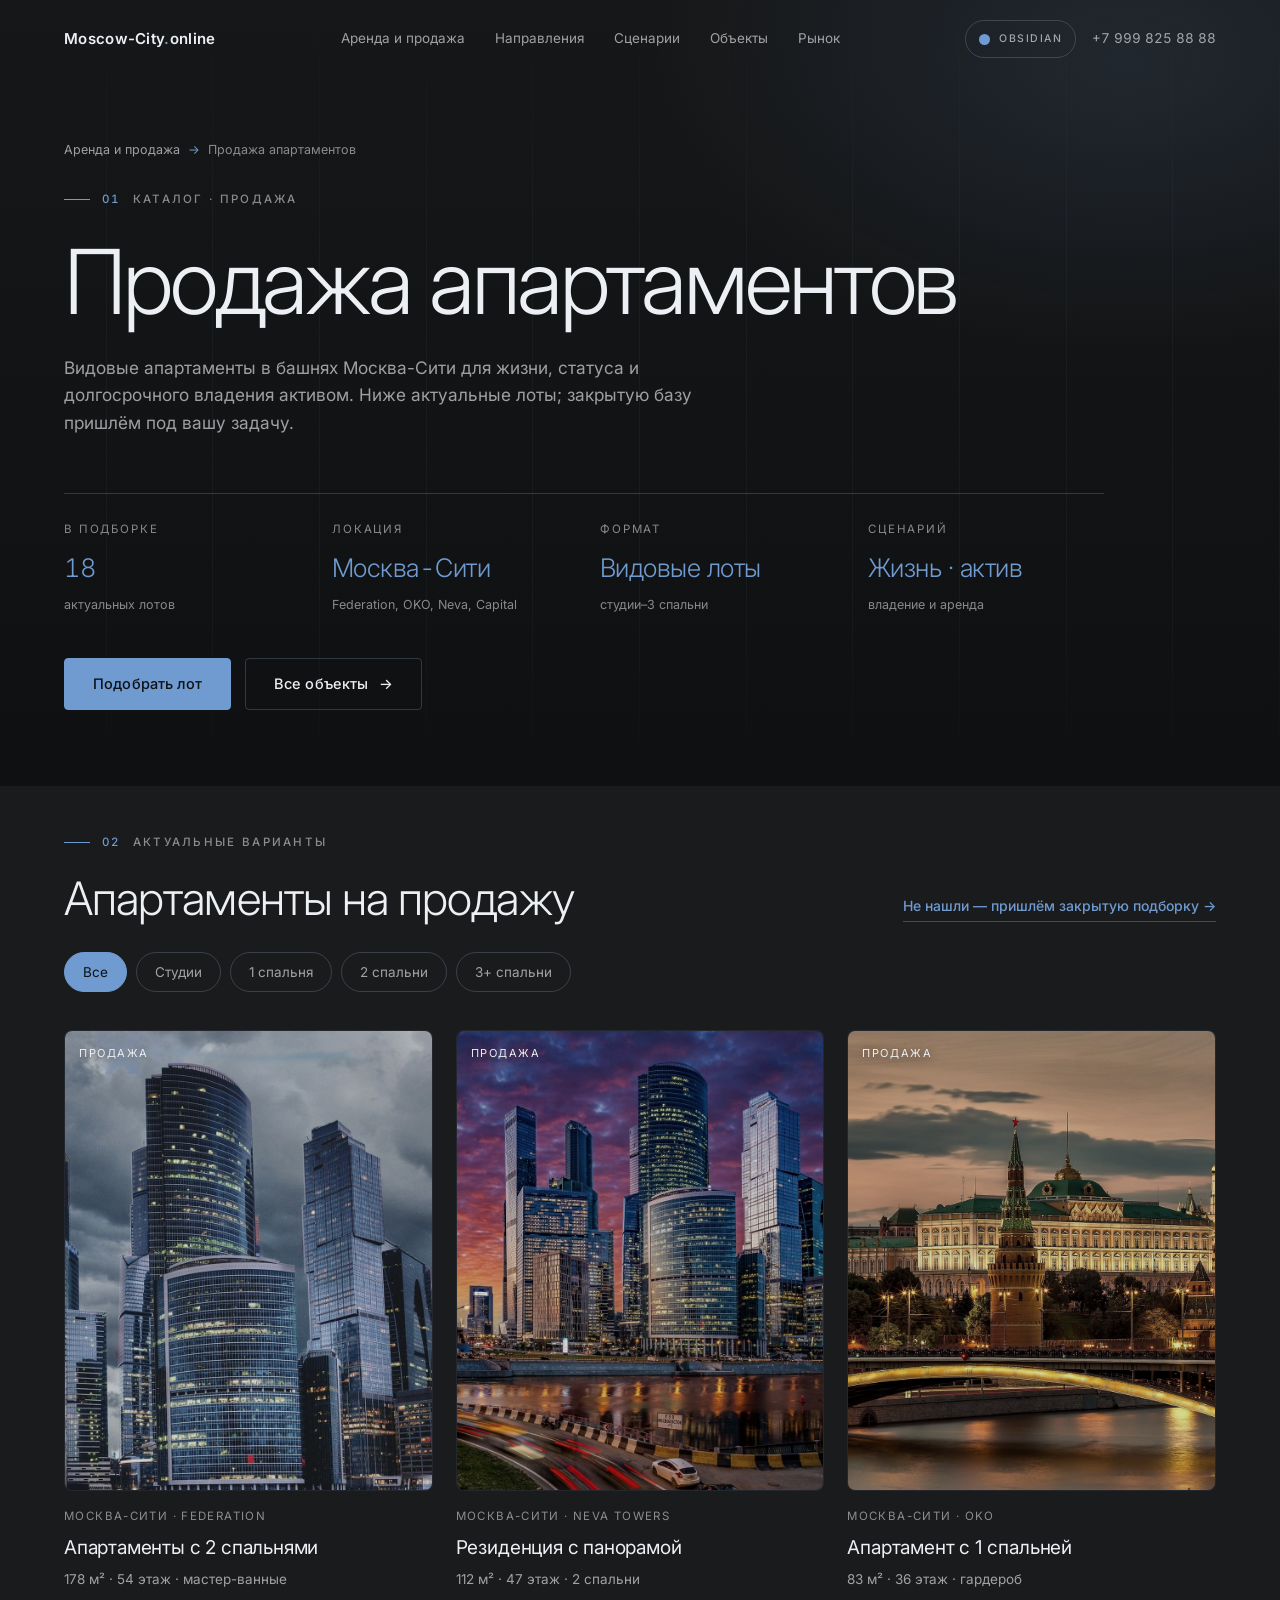
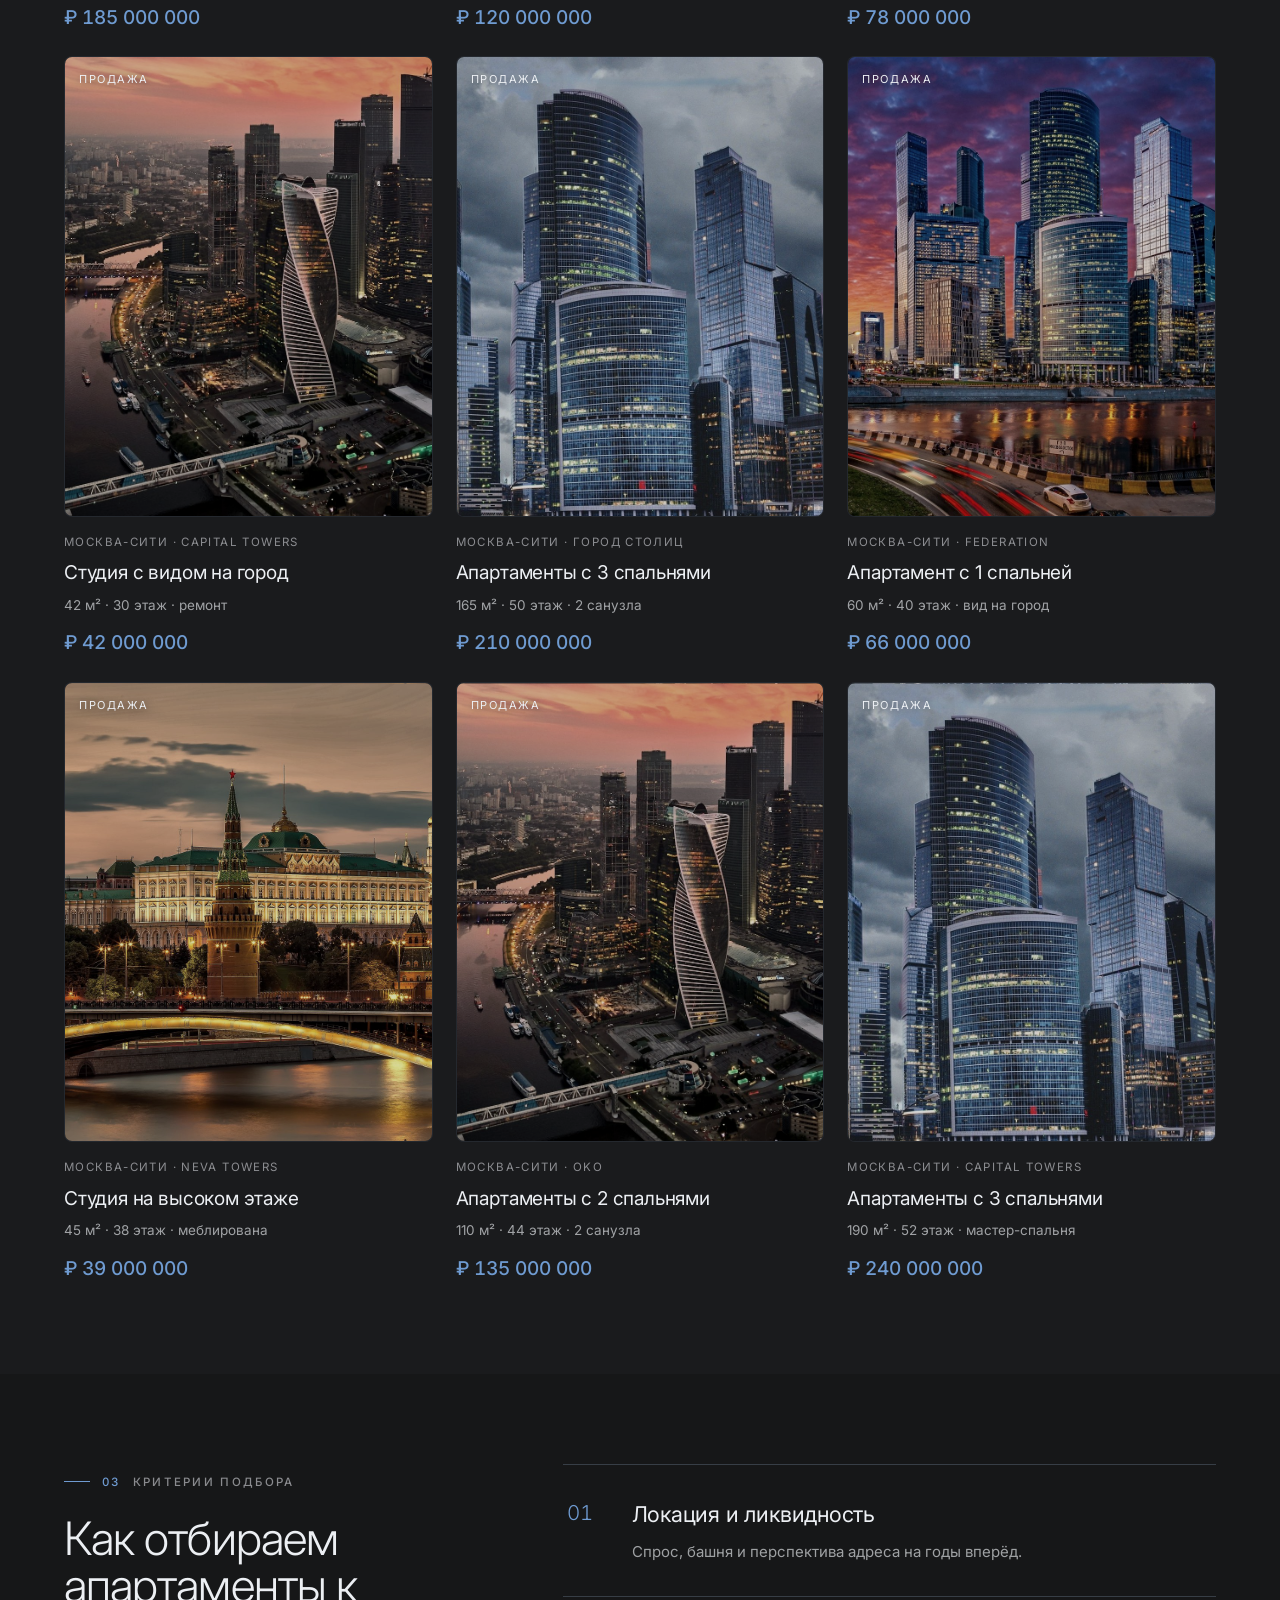
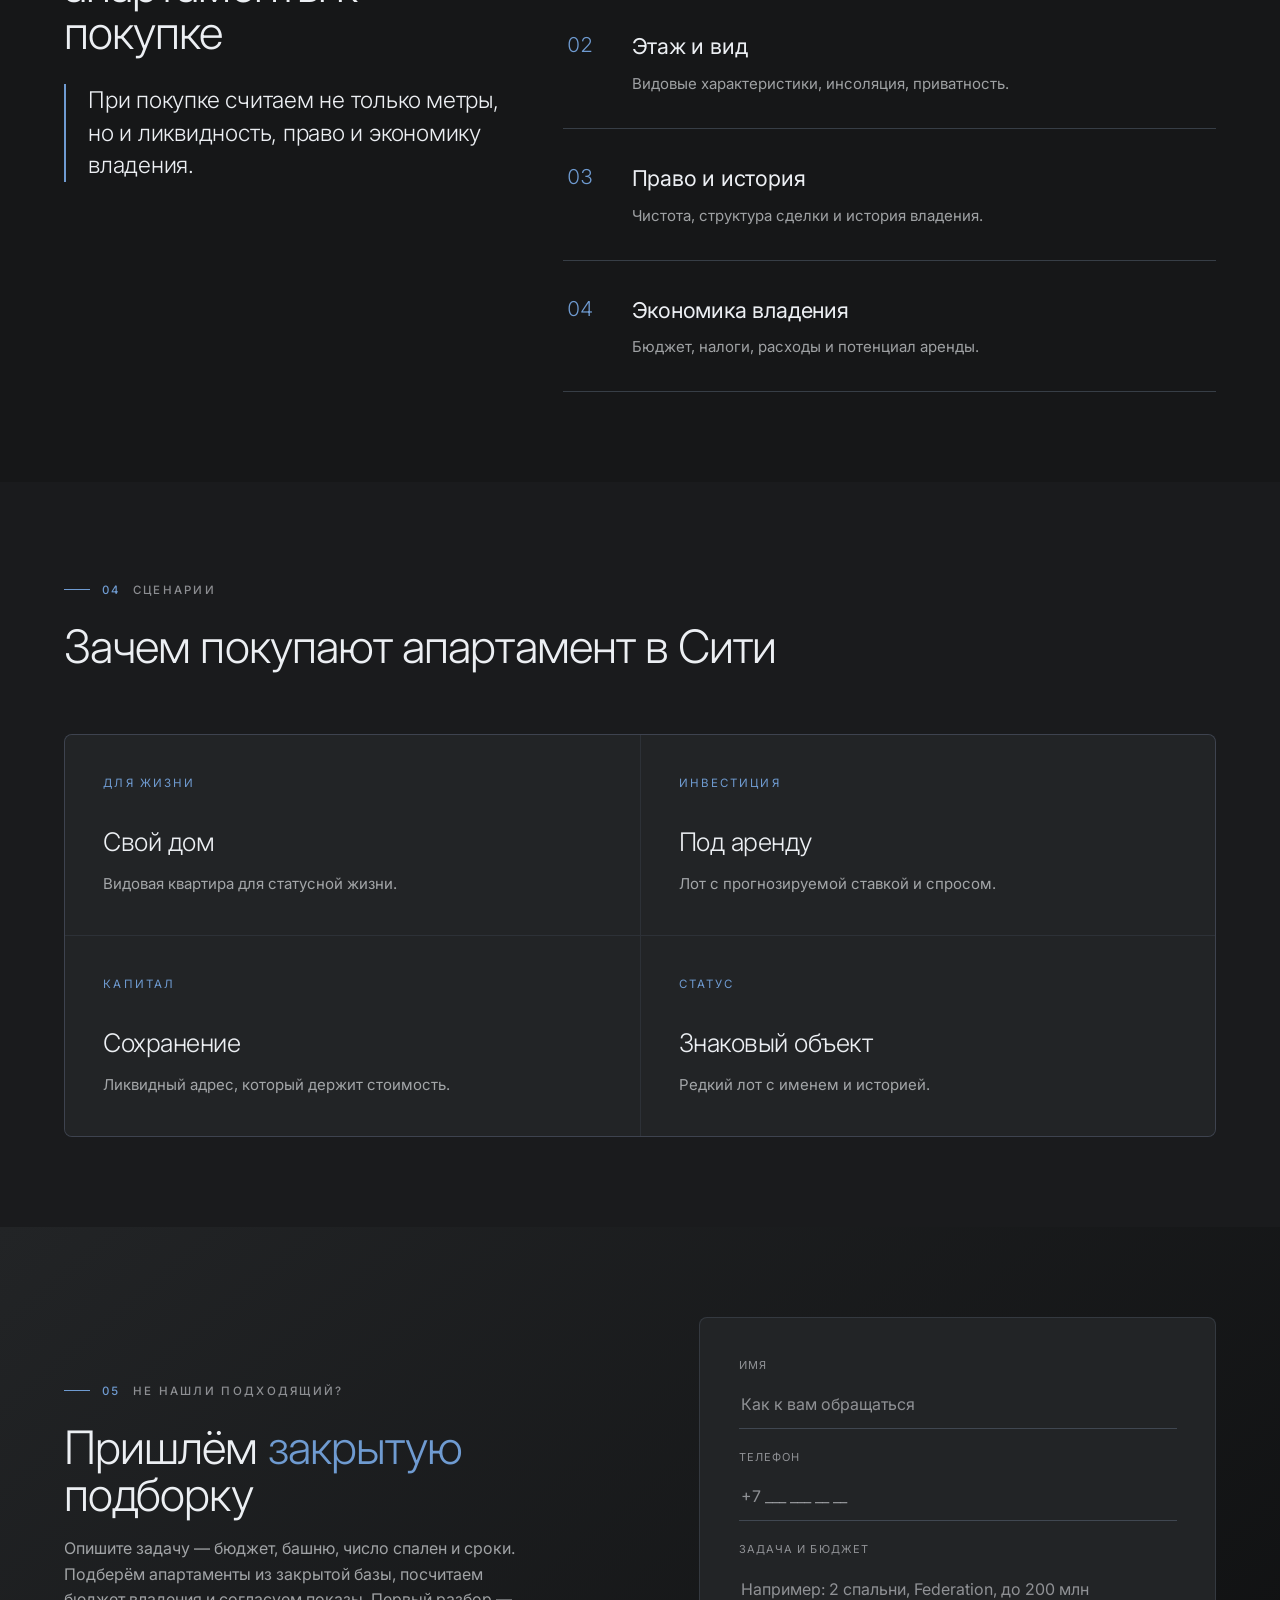
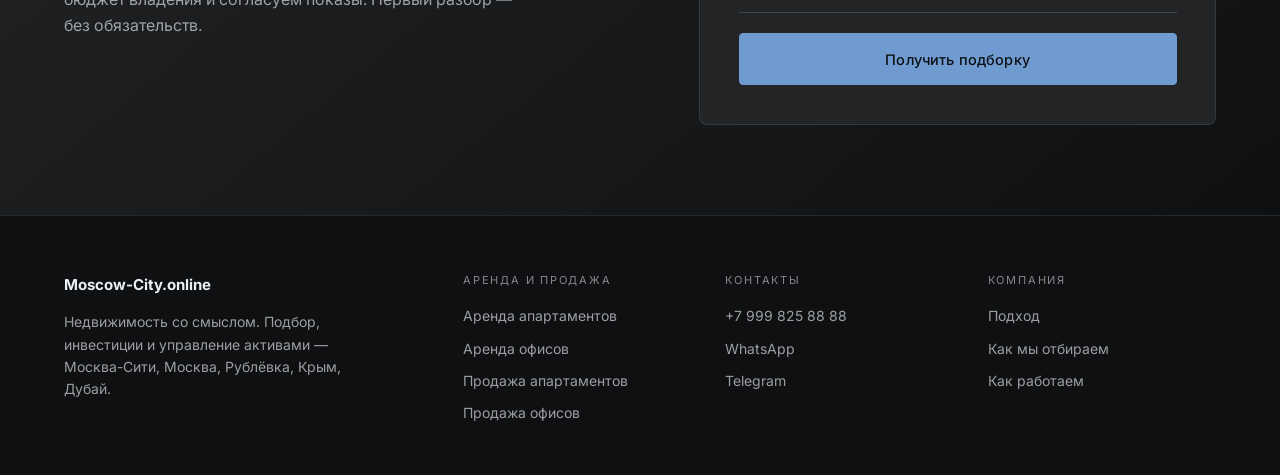
<file: new.v2/prodazha-apartamentov.html>
<!DOCTYPE html>
<html lang="ru">
<head>
  <meta charset="UTF-8" />
  <meta name="viewport" content="width=device-width, initial-scale=1, viewport-fit=cover" />
  <title>Продажа апартаментов в Москва-Сити — Moscow-City.online</title>
  <meta name="description" content="Видовые апартаменты на продажу в башнях Москва-Сити: для жизни, статуса и долгосрочного владения. Актуальные лоты и подбор под задачу." />
  <link rel="preconnect" href="https://fonts.googleapis.com" />
  <link rel="preconnect" href="https://fonts.gstatic.com" crossorigin />
  <link href="https://fonts.googleapis.com/css2?family=Inter:wght@300;400;500;600&display=swap" rel="stylesheet" />
  <script>(function(){try{document.documentElement.setAttribute('data-theme',localStorage.getItem('mco-theme')||'obsidian');}catch(e){document.documentElement.setAttribute('data-theme','obsidian');}})();</script>
  <link rel="stylesheet" href="assets/tokens.css?v=proto-obsidian-5" />
  <link rel="stylesheet" href="assets/app.css?v=proto-obsidian-5" />
</head>
<body>
  <!-- BITRIX:HEADER START · include header (шапка + меню + переключатель тем) -->
  <header class="header" id="header">
    <div class="wrap header__bar">
      <a href="index.html#top" class="brand">Moscow-City<span>.</span>online</a>
      <nav class="nav" aria-label="Главная навигация">
        <a href="index.html#catalog">Аренда и продажа</a>
        <a href="index.html#directions">Направления</a>
        <a href="index.html#scenarios">Сценарии</a>
        <a href="index.html#objects">Объекты</a>
        <a href="index.html#market">Рынок</a>
      </nav>
      <div class="header__right">
        <button class="theme-toggle" type="button" data-theme-toggle aria-label="Переключить тему">
          <span class="theme-toggle__dot" aria-hidden="true"></span>
          <span class="theme-toggle__label" data-theme-label>Obsidian</span>
        </button>
        <a class="header__phone mono" href="tel:+79998258888">+7 999 825 88 88</a>
        <button class="burger" id="burger" type="button" aria-label="Меню" aria-expanded="false" aria-controls="mobileMenu"><span></span></button>
      </div>
    </div>
  </header>
  <!-- BITRIX:HEADER END -->

  <!-- BITRIX:MOBILE-MENU START · повторяемый include -->
  <div class="mobile-menu" id="mobileMenu" aria-hidden="true">
    <a href="index.html#catalog" data-menu-close>Аренда и продажа</a>
    <a href="index.html#directions" data-menu-close>Направления</a>
    <a href="index.html#scenarios" data-menu-close>Сценарии</a>
    <a href="index.html#objects" data-menu-close>Объекты</a>
    <a href="index.html#market" data-menu-close>Рынок</a>
    <button class="theme-toggle theme-toggle--mobile" type="button" data-theme-toggle aria-label="Переключить тему">
      <span class="theme-toggle__dot" aria-hidden="true"></span>
      <span class="theme-toggle__label" data-theme-label>Obsidian</span>
    </button>
  </div>

  <!-- BITRIX:MOBILE-MENU END -->

  <main id="top">
    <!-- BITRIX:HERO START -->
    <section class="dir-hero">
      <div class="wrap">
        <nav class="crumbs" aria-label="Хлебные крошки">
          <a href="index.html#catalog">Аренда и продажа</a> <span>→</span> Продажа апартаментов
        </nav>
        <div class="eyebrow"><span>01</span> Каталог · Продажа</div>
        <h1 class="dir-hero__title">Продажа апартаментов</h1>
        <p class="dir-hero__lede lede">Видовые апартаменты в башнях Москва-Сити для жизни, статуса и долгосрочного владения активом. Ниже актуальные лоты; закрытую базу пришлём под вашу задачу.</p>
        <div class="dir-facts">
          <div><span>В подборке</span><b>18</b><small>актуальных лотов</small></div>
          <div><span>Локация</span><b>Москва-Сити</b><small>Federation, OKO, Neva, Capital</small></div>
          <div><span>Формат</span><b>Видовые лоты</b><small>студии–3 спальни</small></div>
          <div><span>Сценарий</span><b>Жизнь · актив</b><small>владение и аренда</small></div>
        </div>
        <div class="hero__cta" style="margin-top:clamp(30px,4vw,44px)">
          <button class="btn btn--primary" type="button" data-modal-open data-selection="Продажа апартаментов">Подобрать лот</button>
          <a href="#objects" class="btn btn--ghost">Все объекты <span class="ar">→</span></a>
        </div>
      </div>
    </section>
    <!-- BITRIX:HERO END -->

    <!-- BITRIX:OBJECTS-LIST START -->
    <section class="section" id="objects" style="padding-top:clamp(20px,3vw,40px)">
      <div class="wrap">
        <div class="listings__top" data-reveal>
          <div>
            <div class="eyebrow"><span>02</span> Актуальные варианты</div>
            <h2 class="h2">Апартаменты на продажу</h2>
          </div>
          <button class="text-link" type="button" data-modal-open data-selection="Закрытая подборка · продажа апартаментов">Не нашли — пришлём закрытую подборку →</button>
        </div>
        <div class="filters" role="group" aria-label="Фильтр по формату" data-reveal>
          <button class="chip" data-filter="all" aria-pressed="true">Все</button>
          <button class="chip" data-filter="studio" aria-pressed="false">Студии</button>
          <button class="chip" data-filter="1br" aria-pressed="false">1 спальня</button>
          <button class="chip" data-filter="2br" aria-pressed="false">2 спальни</button>
          <button class="chip" data-filter="3br" aria-pressed="false">3+ спальни</button>
        </div>
        <!-- BITRIX-COMPONENT: mco:element.list (IBLOCK_ID=10) | fields: ID,NAME,PRICE,TOTAL_PRICE,KVAD,TOWER,FLOOR_,ADRESS,PHOTO,URL_DETAIL | FILTER: DEAL=sale & TYPE=apartment -->
        <div class="cards" id="cards" data-reveal>
          <a class="prop" href="object.html" data-type="2br">
            <div class="prop__media"><i style="background-image:url('assets/hero/slide-1.jpg')"></i><span class="prop__status">Продажа</span></div>
            <div class="prop__body"><div class="prop__loc">Москва-Сити · Federation</div><h3>Апартаменты с 2 спальнями</h3><div class="prop__meta">178 м² · 54 этаж · мастер-ванные</div><div class="prop__price">₽ 185 000 000</div></div>
          </a>
          <a class="prop" href="object.html" data-type="2br">
            <div class="prop__media"><i style="background-image:url('assets/hero/slide-2.jpg')"></i><span class="prop__status">Продажа</span></div>
            <div class="prop__body"><div class="prop__loc">Москва-Сити · Neva Towers</div><h3>Резиденция с панорамой</h3><div class="prop__meta">112 м² · 47 этаж · 2 спальни</div><div class="prop__price">₽ 120 000 000</div></div>
          </a>
          <a class="prop" href="object.html" data-type="1br">
            <div class="prop__media"><i style="background-image:url('assets/hero/slide-3.jpg')"></i><span class="prop__status">Продажа</span></div>
            <div class="prop__body"><div class="prop__loc">Москва-Сити · OKO</div><h3>Апартамент с 1 спальней</h3><div class="prop__meta">83 м² · 36 этаж · гардероб</div><div class="prop__price">₽ 78 000 000</div></div>
          </a>
          <a class="prop" href="object.html" data-type="studio">
            <div class="prop__media"><i style="background-image:url('assets/hero/slide-4.jpg')"></i><span class="prop__status">Продажа</span></div>
            <div class="prop__body"><div class="prop__loc">Москва-Сити · Capital Towers</div><h3>Студия с видом на город</h3><div class="prop__meta">42 м² · 30 этаж · ремонт</div><div class="prop__price">₽ 42 000 000</div></div>
          </a>
          <a class="prop" href="object.html" data-type="3br">
            <div class="prop__media"><i style="background-image:url('assets/hero/slide-1.jpg')"></i><span class="prop__status">Продажа</span></div>
            <div class="prop__body"><div class="prop__loc">Москва-Сити · Город Столиц</div><h3>Апартаменты с 3 спальнями</h3><div class="prop__meta">165 м² · 50 этаж · 2 санузла</div><div class="prop__price">₽ 210 000 000</div></div>
          </a>
          <a class="prop" href="object.html" data-type="1br">
            <div class="prop__media"><i style="background-image:url('assets/hero/slide-2.jpg')"></i><span class="prop__status">Продажа</span></div>
            <div class="prop__body"><div class="prop__loc">Москва-Сити · Federation</div><h3>Апартамент с 1 спальней</h3><div class="prop__meta">60 м² · 40 этаж · вид на город</div><div class="prop__price">₽ 66 000 000</div></div>
          </a>
          <a class="prop" href="object.html" data-type="studio">
            <div class="prop__media"><i style="background-image:url('assets/hero/slide-3.jpg')"></i><span class="prop__status">Продажа</span></div>
            <div class="prop__body"><div class="prop__loc">Москва-Сити · Neva Towers</div><h3>Студия на высоком этаже</h3><div class="prop__meta">45 м² · 38 этаж · меблирована</div><div class="prop__price">₽ 39 000 000</div></div>
          </a>
          <a class="prop" href="object.html" data-type="2br">
            <div class="prop__media"><i style="background-image:url('assets/hero/slide-4.jpg')"></i><span class="prop__status">Продажа</span></div>
            <div class="prop__body"><div class="prop__loc">Москва-Сити · OKO</div><h3>Апартаменты с 2 спальнями</h3><div class="prop__meta">110 м² · 44 этаж · 2 санузла</div><div class="prop__price">₽ 135 000 000</div></div>
          </a>
          <a class="prop" href="object.html" data-type="3br">
            <div class="prop__media"><i style="background-image:url('assets/hero/slide-1.jpg')"></i><span class="prop__status">Продажа</span></div>
            <div class="prop__body"><div class="prop__loc">Москва-Сити · Capital Towers</div><h3>Апартаменты с 3 спальнями</h3><div class="prop__meta">190 м² · 52 этаж · мастер-спальня</div><div class="prop__price">₽ 240 000 000</div></div>
          </a>
        </div>
      </div>
    </section>
    <!-- BITRIX:OBJECTS-LIST END -->

    <!-- BITRIX:SELECTION-CRITERIA START -->
    <section class="section section--alt">
      <div class="wrap method" data-reveal>
        <div>
          <div class="eyebrow"><span>03</span> Критерии подбора</div>
          <h2 class="h2">Как отбираем апартаменты к покупке</h2>
          <blockquote>При покупке считаем не только метры, но и ликвидность, право и экономику владения.</blockquote>
        </div>
        <div class="crit">
          <div class="crit__item"><span>01</span><div><h3>Локация и ликвидность</h3><p>Спрос, башня и перспектива адреса на годы вперёд.</p></div></div>
          <div class="crit__item"><span>02</span><div><h3>Этаж и вид</h3><p>Видовые характеристики, инсоляция, приватность.</p></div></div>
          <div class="crit__item"><span>03</span><div><h3>Право и история</h3><p>Чистота, структура сделки и история владения.</p></div></div>
          <div class="crit__item"><span>04</span><div><h3>Экономика владения</h3><p>Бюджет, налоги, расходы и потенциал аренды.</p></div></div>
        </div>
      </div>
    </section>
    <!-- BITRIX:SELECTION-CRITERIA END -->

    <!-- BITRIX:SCENARIOS START -->
    <section class="section">
      <div class="wrap">
        <div class="section-head" data-reveal>
          <div class="eyebrow"><span>04</span> Сценарии</div>
          <h2 class="h2">Зачем покупают апартамент в Сити</h2>
        </div>
        <div class="support" data-reveal>
          <article><span>Для жизни</span><h3>Свой дом</h3><p>Видовая квартира для статусной жизни.</p></article>
          <article><span>Инвестиция</span><h3>Под аренду</h3><p>Лот с прогнозируемой ставкой и спросом.</p></article>
          <article><span>Капитал</span><h3>Сохранение</h3><p>Ликвидный адрес, который держит стоимость.</p></article>
          <article><span>Статус</span><h3>Знаковый объект</h3><p>Редкий лот с именем и историей.</p></article>
        </div>
      </div>
    </section>
    <!-- BITRIX:SCENARIOS END -->

    <!-- BITRIX:CONTACT-FORM START -->
    <section class="section final">
      <div class="wrap final__inner" data-reveal>
        <div>
          <div class="eyebrow"><span>05</span> Не нашли подходящий?</div>
          <h2 class="h2">Пришлём <em>закрытую</em> подборку</h2>
          <p>Опишите задачу — бюджет, башню, число спален и сроки. Подберём апартаменты из закрытой базы, посчитаем бюджет владения и согласуем показы. Первый разбор — без обязательств.</p>
        </div>
        <div class="final__form">
          <form id="finalForm" class="form" data-form="lead" data-source="prodazha-apartamentov:final" novalidate>
            <input type="hidden" name="source_page" value="prodazha-apartamentov">
            <label><span>Имя</span><input type="text" name="name" placeholder="Как к вам обращаться" required></label>
            <label><span>Телефон</span><input type="tel" name="phone" placeholder="+7 ___ ___ __ __" required></label>
            <label><span>Задача и бюджет</span><input type="text" name="interest" placeholder="Например: 2 спальни, Federation, до 200 млн"></label>
            <button class="btn btn--primary btn--block" type="submit">Получить подборку</button>
          </form>
        </div>
      </div>
    </section>
    <!-- BITRIX:CONTACT-FORM END -->
  </main>

  <!-- BITRIX:FOOTER START · include footer -->
  <footer class="footer">
    <div class="wrap footer__inner">
      <div>
        <b>Moscow-City.online</b>
        <p>Недвижимость со смыслом. Подбор, инвестиции и управление активами — Москва-Сити, Москва, Рублёвка, Крым, Дубай.</p>
      </div>
      <div>
        <div class="footer__col-title">Аренда и продажа</div>
        <a href="arenda-apartamentov.html">Аренда апартаментов</a><a href="arenda-ofisov.html">Аренда офисов</a><a href="prodazha-apartamentov.html">Продажа апартаментов</a><a href="prodazha-ofisov.html">Продажа офисов</a>
      </div>
      <div>
        <div class="footer__col-title">Контакты</div>
        <a href="tel:+79998258888">+7 999 825 88 88</a>
        <a href="https://wa.me/79998258888" target="_blank" rel="noopener">WhatsApp</a>
        <a href="https://t.me/+79998258888" target="_blank" rel="noopener">Telegram</a>
      </div>
      <div>
        <div class="footer__col-title">Компания</div>
        <a href="index.html#meaning">Подход</a><a href="index.html#method">Как мы отбираем</a><a href="index.html#process">Как работаем</a>
      </div>
    </div>
  </footer>
  <!-- BITRIX:FOOTER END -->

  <!-- BITRIX:LEAD-MODAL START · форма заявки (повторяемый include) -->
  <div class="modal" id="modal" role="dialog" aria-modal="true" aria-labelledby="modalTitle" aria-hidden="true">
    <div class="modal__scrim" data-modal-close></div>
    <div class="modal__panel">
      <button class="modal__close" type="button" data-modal-close aria-label="Закрыть">×</button>
      <div class="modal__form" id="modalFormView">
        <div class="eyebrow eyebrow--plain"><span>—</span> Заявка</div>
        <h3 id="modalTitle">Подберём апартамент к покупке</h3>
        <p id="modalText">Оставьте контакты — пришлём актуальные лоты под вашу задачу и согласуем показы.</p>
        <form id="leadForm" class="form" data-form="lead" data-source="prodazha-apartamentov:modal" novalidate>
          <input type="hidden" name="selection" id="selectionName" value="Продажа апартаментов">
          <input type="hidden" name="source_page" value="prodazha-apartamentov">
          <label><span>Имя</span><input name="name" type="text" placeholder="Как к вам обращаться" required></label>
          <label><span>Телефон</span><input name="phone" type="tel" placeholder="+7 ___ ___ __ __" required></label>
          <label><span>Комментарий</span><textarea name="message" placeholder="Башня, бюджет, число спален, сроки"></textarea></label>
          <button class="btn btn--primary btn--block" type="submit">Отправить заявку</button>
        </form>
      </div>
      <div class="modal__success" id="modalSuccessView" hidden>
        <h3>Заявка принята</h3>
        <p id="modalSuccessText">Спасибо. Эксперт свяжется с вами в течение рабочего дня.</p>
        <button class="btn btn--ghost" type="button" data-modal-close>Закрыть</button>
      </div>
    </div>
  </div>

  <!-- BITRIX:LEAD-MODAL END -->
  <!-- BITRIX:FLOATING-WIDGET START -->
  <div class="floating" aria-label="Связаться">
    <a href="https://t.me/+79998258888" target="_blank" rel="noopener" aria-label="Telegram">TG</a>
    <a href="https://wa.me/79998258888" target="_blank" rel="noopener" aria-label="WhatsApp">WA</a>
  </div>

  <!-- BITRIX:FLOATING-WIDGET END -->
  <script src="assets/app.js?v=proto-obsidian-5"></script>
</body>
</html>
</file>
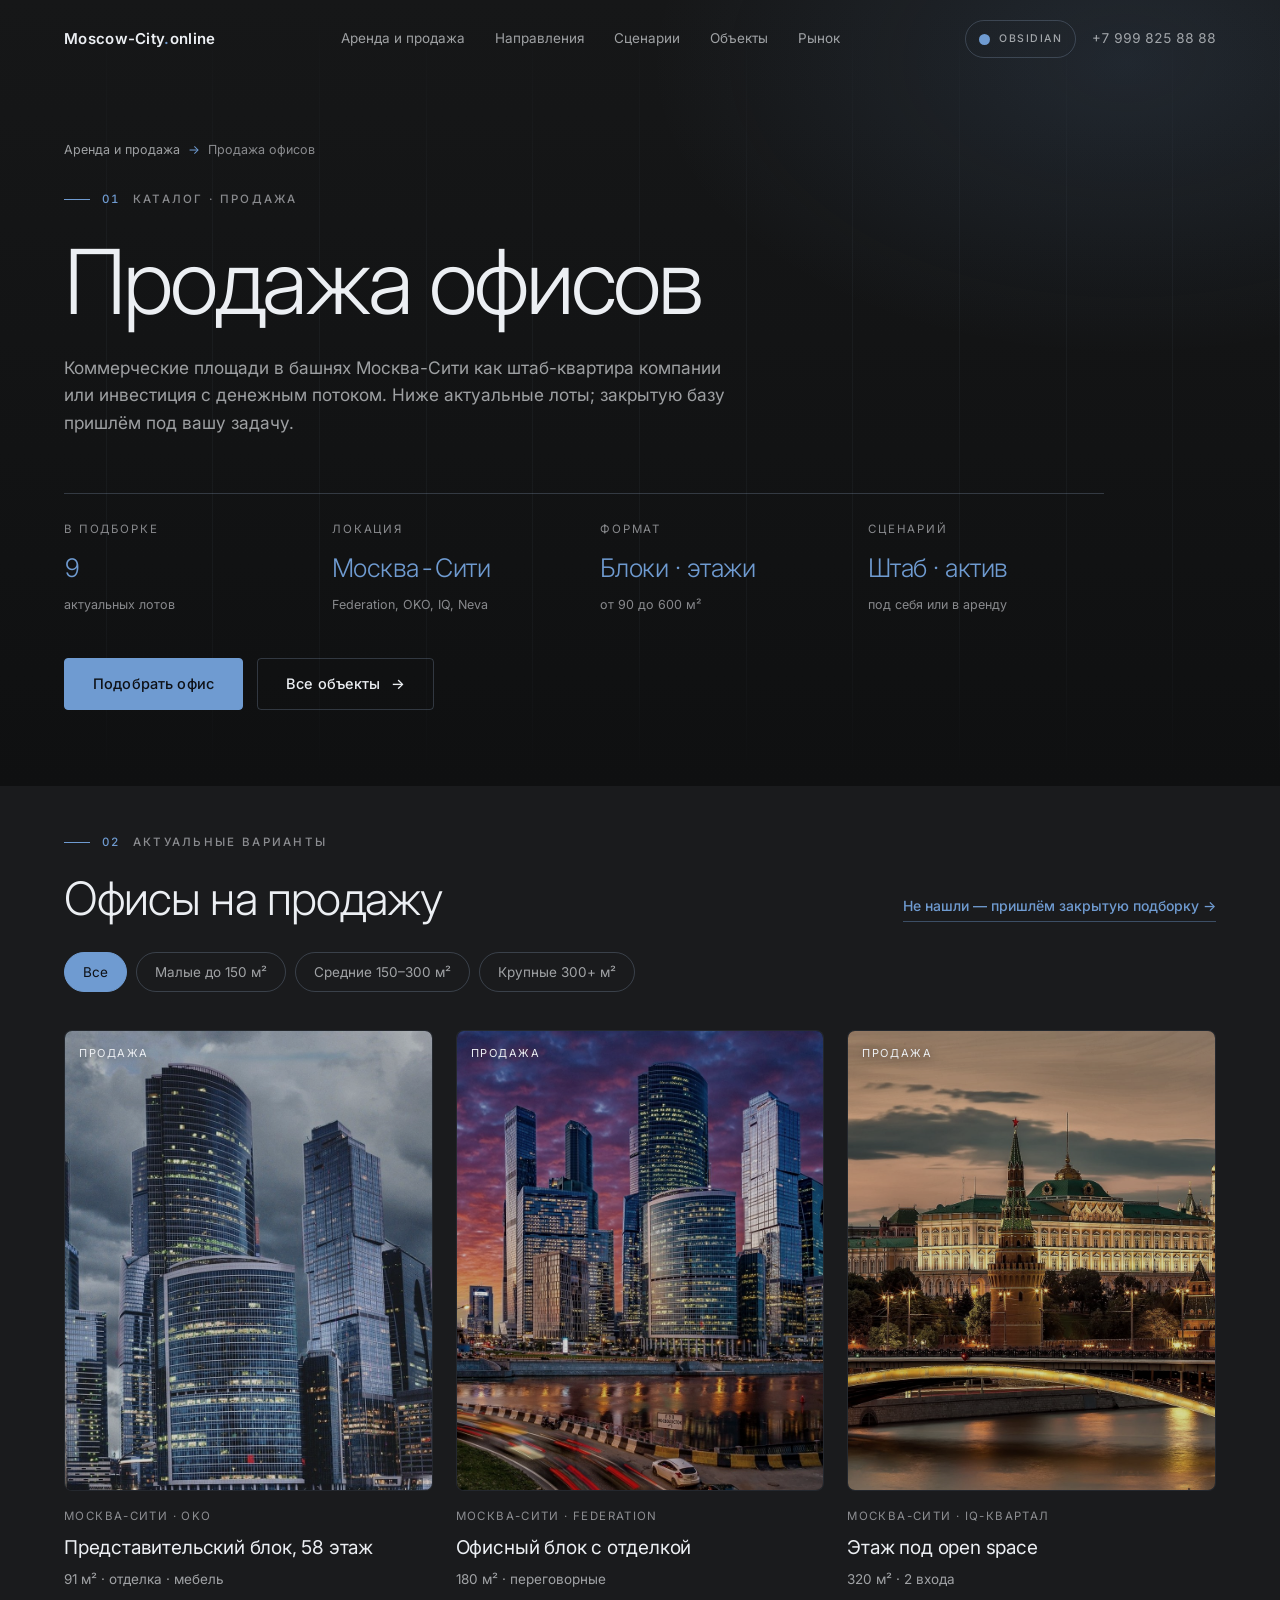
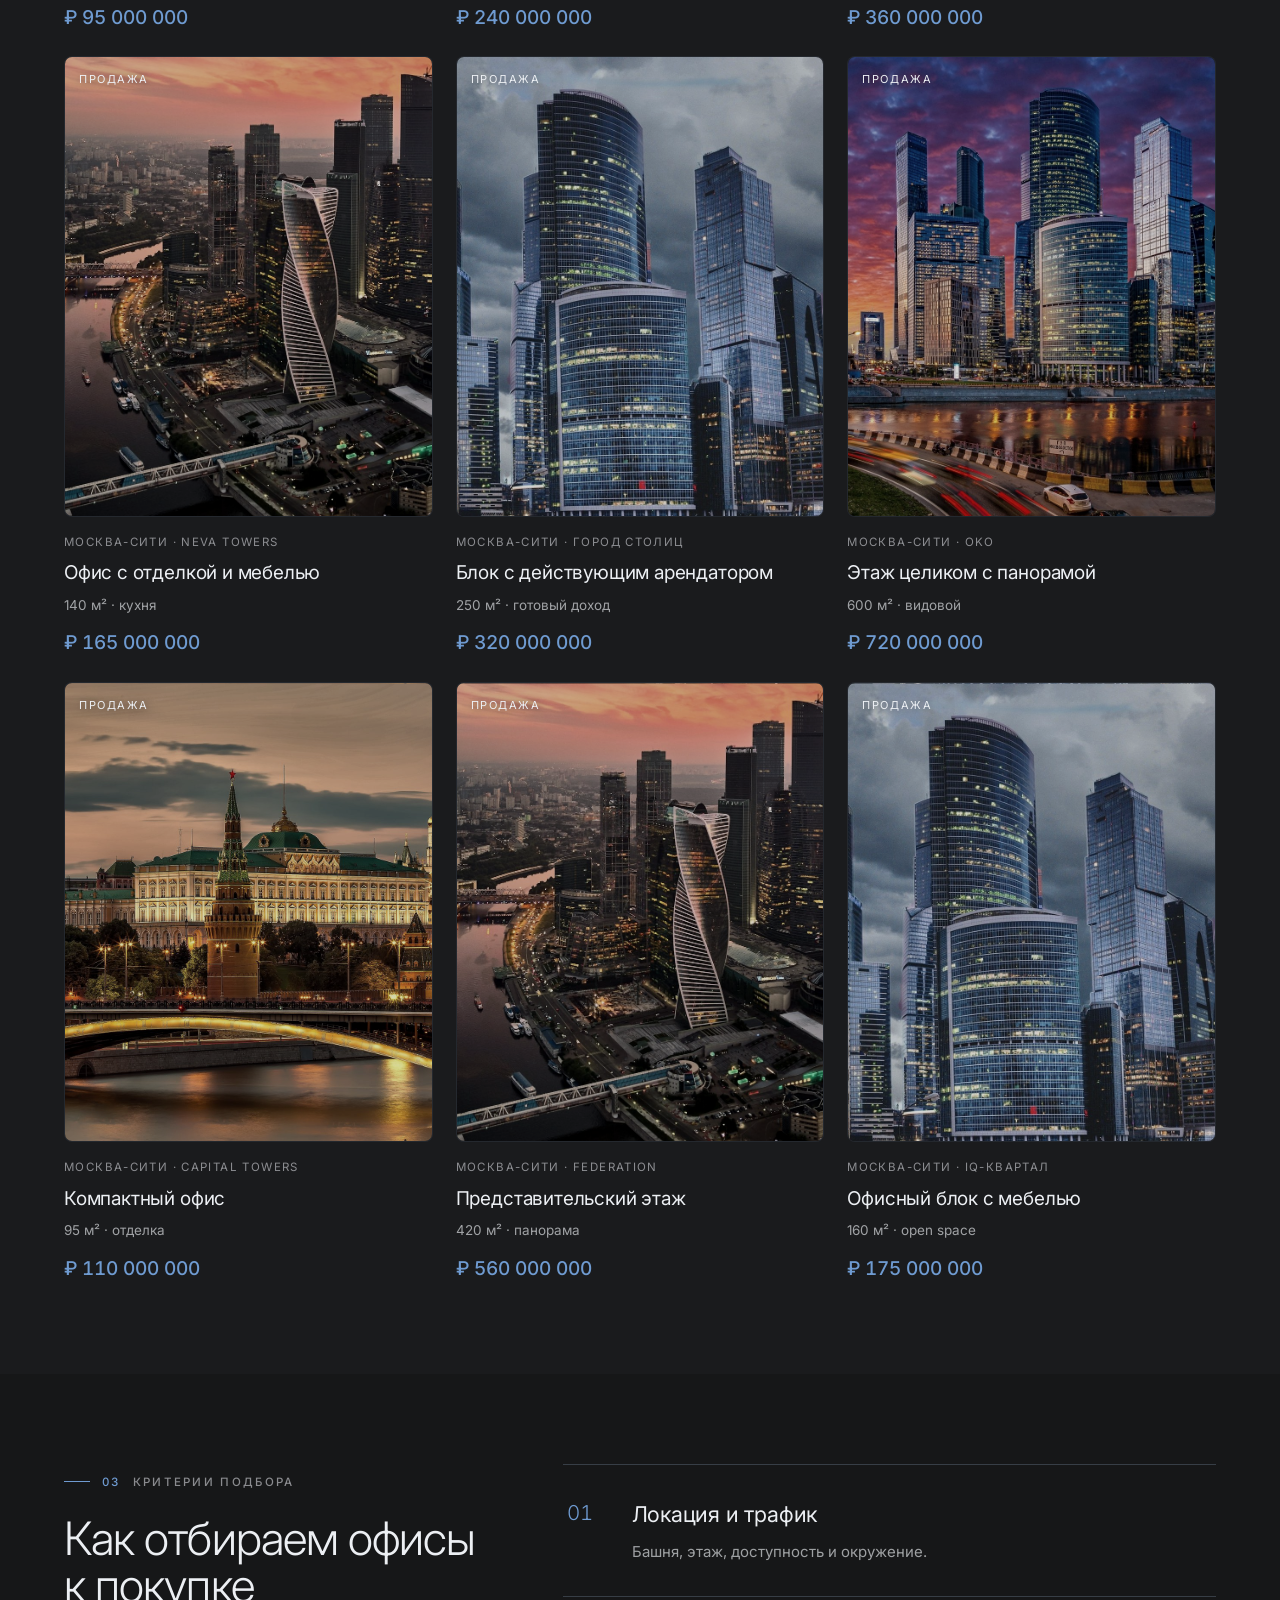
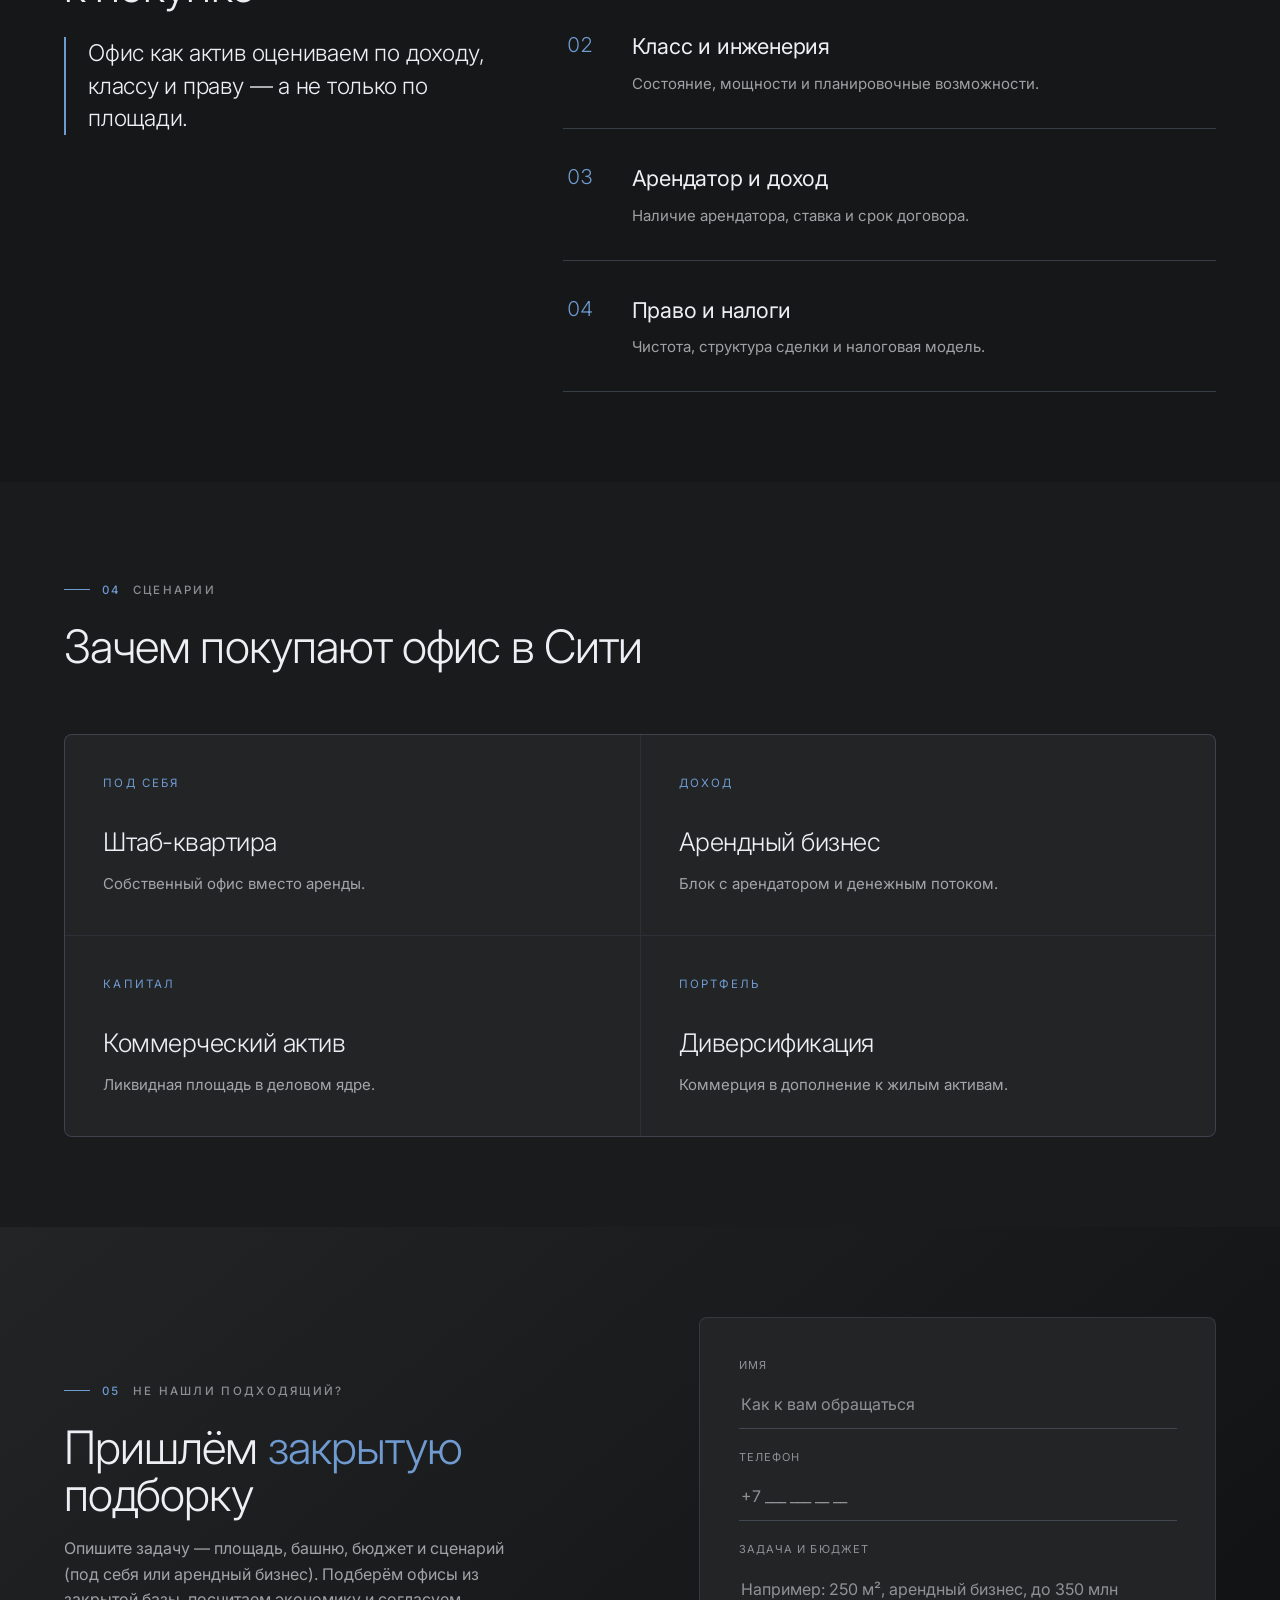
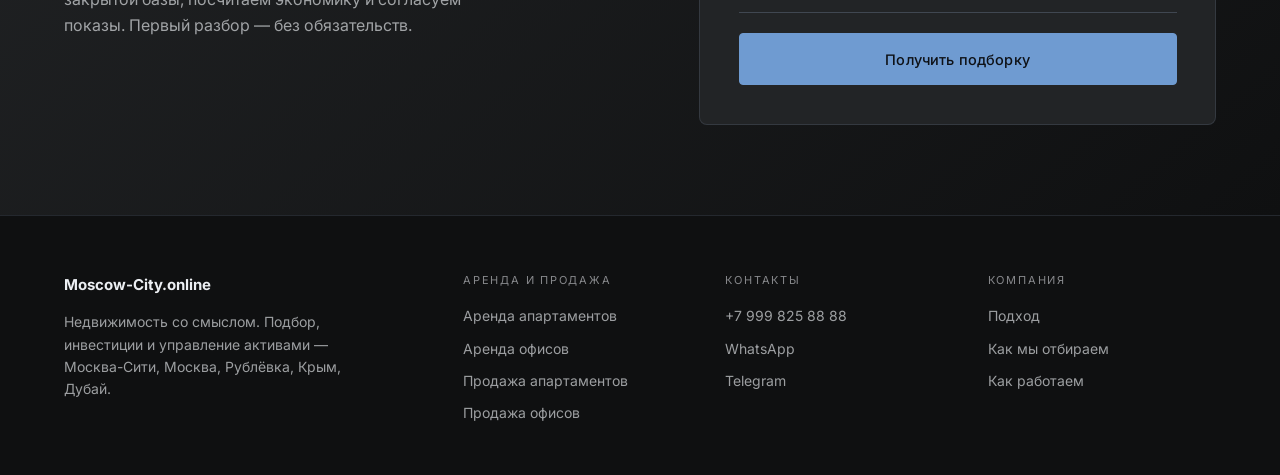
<file: new.v2/prodazha-ofisov.html>
<!DOCTYPE html>
<html lang="ru">
<head>
  <meta charset="UTF-8" />
  <meta name="viewport" content="width=device-width, initial-scale=1, viewport-fit=cover" />
  <title>Продажа офисов в Москва-Сити — Moscow-City.online</title>
  <meta name="description" content="Офисы и коммерческие площади на продажу в башнях Москва-Сити: под штаб-квартиру или как инвестиция с денежным потоком. Актуальные лоты и подбор." />
  <link rel="preconnect" href="https://fonts.googleapis.com" />
  <link rel="preconnect" href="https://fonts.gstatic.com" crossorigin />
  <link href="https://fonts.googleapis.com/css2?family=Inter:wght@300;400;500;600&display=swap" rel="stylesheet" />
  <script>(function(){try{document.documentElement.setAttribute('data-theme',localStorage.getItem('mco-theme')||'obsidian');}catch(e){document.documentElement.setAttribute('data-theme','obsidian');}})();</script>
  <link rel="stylesheet" href="assets/tokens.css?v=proto-obsidian-5" />
  <link rel="stylesheet" href="assets/app.css?v=proto-obsidian-5" />
</head>
<body>
  <!-- BITRIX:HEADER START · include header (шапка + меню + переключатель тем) -->
  <header class="header" id="header">
    <div class="wrap header__bar">
      <a href="index.html#top" class="brand">Moscow-City<span>.</span>online</a>
      <nav class="nav" aria-label="Главная навигация">
        <a href="index.html#catalog">Аренда и продажа</a>
        <a href="index.html#directions">Направления</a>
        <a href="index.html#scenarios">Сценарии</a>
        <a href="index.html#objects">Объекты</a>
        <a href="index.html#market">Рынок</a>
      </nav>
      <div class="header__right">
        <button class="theme-toggle" type="button" data-theme-toggle aria-label="Переключить тему">
          <span class="theme-toggle__dot" aria-hidden="true"></span>
          <span class="theme-toggle__label" data-theme-label>Obsidian</span>
        </button>
        <a class="header__phone mono" href="tel:+79998258888">+7 999 825 88 88</a>
        <button class="burger" id="burger" type="button" aria-label="Меню" aria-expanded="false" aria-controls="mobileMenu"><span></span></button>
      </div>
    </div>
  </header>
  <!-- BITRIX:HEADER END -->

  <!-- BITRIX:MOBILE-MENU START · повторяемый include -->
  <div class="mobile-menu" id="mobileMenu" aria-hidden="true">
    <a href="index.html#catalog" data-menu-close>Аренда и продажа</a>
    <a href="index.html#directions" data-menu-close>Направления</a>
    <a href="index.html#scenarios" data-menu-close>Сценарии</a>
    <a href="index.html#objects" data-menu-close>Объекты</a>
    <a href="index.html#market" data-menu-close>Рынок</a>
    <button class="theme-toggle theme-toggle--mobile" type="button" data-theme-toggle aria-label="Переключить тему">
      <span class="theme-toggle__dot" aria-hidden="true"></span>
      <span class="theme-toggle__label" data-theme-label>Obsidian</span>
    </button>
  </div>

  <!-- BITRIX:MOBILE-MENU END -->

  <main id="top">
    <!-- BITRIX:HERO START -->
    <section class="dir-hero">
      <div class="wrap">
        <nav class="crumbs" aria-label="Хлебные крошки">
          <a href="index.html#catalog">Аренда и продажа</a> <span>→</span> Продажа офисов
        </nav>
        <div class="eyebrow"><span>01</span> Каталог · Продажа</div>
        <h1 class="dir-hero__title">Продажа офисов</h1>
        <p class="dir-hero__lede lede">Коммерческие площади в башнях Москва-Сити как штаб-квартира компании или инвестиция с денежным потоком. Ниже актуальные лоты; закрытую базу пришлём под вашу задачу.</p>
        <div class="dir-facts">
          <div><span>В подборке</span><b>9</b><small>актуальных лотов</small></div>
          <div><span>Локация</span><b>Москва-Сити</b><small>Federation, OKO, IQ, Neva</small></div>
          <div><span>Формат</span><b>Блоки · этажи</b><small>от 90 до 600 м²</small></div>
          <div><span>Сценарий</span><b>Штаб · актив</b><small>под себя или в аренду</small></div>
        </div>
        <div class="hero__cta" style="margin-top:clamp(30px,4vw,44px)">
          <button class="btn btn--primary" type="button" data-modal-open data-selection="Продажа офисов">Подобрать офис</button>
          <a href="#objects" class="btn btn--ghost">Все объекты <span class="ar">→</span></a>
        </div>
      </div>
    </section>
    <!-- BITRIX:HERO END -->

    <!-- BITRIX:OBJECTS-LIST START -->
    <section class="section" id="objects" style="padding-top:clamp(20px,3vw,40px)">
      <div class="wrap">
        <div class="listings__top" data-reveal>
          <div>
            <div class="eyebrow"><span>02</span> Актуальные варианты</div>
            <h2 class="h2">Офисы на продажу</h2>
          </div>
          <button class="text-link" type="button" data-modal-open data-selection="Закрытая подборка · продажа офисов">Не нашли — пришлём закрытую подборку →</button>
        </div>
        <div class="filters" role="group" aria-label="Фильтр по площади" data-reveal>
          <button class="chip" data-filter="all" aria-pressed="true">Все</button>
          <button class="chip" data-filter="small" aria-pressed="false">Малые до 150 м²</button>
          <button class="chip" data-filter="mid" aria-pressed="false">Средние 150–300 м²</button>
          <button class="chip" data-filter="large" aria-pressed="false">Крупные 300+ м²</button>
        </div>
        <!-- BITRIX-COMPONENT: mco:element.list (IBLOCK_ID=10) | fields: ID,NAME,PRICE,TOTAL_PRICE,KVAD,TOWER,FLOOR_,ADRESS,PHOTO,URL_DETAIL | FILTER: DEAL=sale & TYPE=office -->
        <div class="cards" id="cards" data-reveal>
          <a class="prop" href="object.html" data-type="small">
            <div class="prop__media"><i style="background-image:url('assets/hero/slide-1.jpg')"></i><span class="prop__status">Продажа</span></div>
            <div class="prop__body"><div class="prop__loc">Москва-Сити · OKO</div><h3>Представительский блок, 58 этаж</h3><div class="prop__meta">91 м² · отделка · мебель</div><div class="prop__price">₽ 95 000 000</div></div>
          </a>
          <a class="prop" href="object.html" data-type="mid">
            <div class="prop__media"><i style="background-image:url('assets/hero/slide-2.jpg')"></i><span class="prop__status">Продажа</span></div>
            <div class="prop__body"><div class="prop__loc">Москва-Сити · Federation</div><h3>Офисный блок с отделкой</h3><div class="prop__meta">180 м² · переговорные</div><div class="prop__price">₽ 240 000 000</div></div>
          </a>
          <a class="prop" href="object.html" data-type="large">
            <div class="prop__media"><i style="background-image:url('assets/hero/slide-3.jpg')"></i><span class="prop__status">Продажа</span></div>
            <div class="prop__body"><div class="prop__loc">Москва-Сити · IQ-квартал</div><h3>Этаж под open space</h3><div class="prop__meta">320 м² · 2 входа</div><div class="prop__price">₽ 360 000 000</div></div>
          </a>
          <a class="prop" href="object.html" data-type="small">
            <div class="prop__media"><i style="background-image:url('assets/hero/slide-4.jpg')"></i><span class="prop__status">Продажа</span></div>
            <div class="prop__body"><div class="prop__loc">Москва-Сити · Neva Towers</div><h3>Офис с отделкой и мебелью</h3><div class="prop__meta">140 м² · кухня</div><div class="prop__price">₽ 165 000 000</div></div>
          </a>
          <a class="prop" href="object.html" data-type="mid">
            <div class="prop__media"><i style="background-image:url('assets/hero/slide-1.jpg')"></i><span class="prop__status">Продажа</span></div>
            <div class="prop__body"><div class="prop__loc">Москва-Сити · Город Столиц</div><h3>Блок с действующим арендатором</h3><div class="prop__meta">250 м² · готовый доход</div><div class="prop__price">₽ 320 000 000</div></div>
          </a>
          <a class="prop" href="object.html" data-type="large">
            <div class="prop__media"><i style="background-image:url('assets/hero/slide-2.jpg')"></i><span class="prop__status">Продажа</span></div>
            <div class="prop__body"><div class="prop__loc">Москва-Сити · OKO</div><h3>Этаж целиком с панорамой</h3><div class="prop__meta">600 м² · видовой</div><div class="prop__price">₽ 720 000 000</div></div>
          </a>
          <a class="prop" href="object.html" data-type="small">
            <div class="prop__media"><i style="background-image:url('assets/hero/slide-3.jpg')"></i><span class="prop__status">Продажа</span></div>
            <div class="prop__body"><div class="prop__loc">Москва-Сити · Capital Towers</div><h3>Компактный офис</h3><div class="prop__meta">95 м² · отделка</div><div class="prop__price">₽ 110 000 000</div></div>
          </a>
          <a class="prop" href="object.html" data-type="large">
            <div class="prop__media"><i style="background-image:url('assets/hero/slide-4.jpg')"></i><span class="prop__status">Продажа</span></div>
            <div class="prop__body"><div class="prop__loc">Москва-Сити · Federation</div><h3>Представительский этаж</h3><div class="prop__meta">420 м² · панорама</div><div class="prop__price">₽ 560 000 000</div></div>
          </a>
          <a class="prop" href="object.html" data-type="mid">
            <div class="prop__media"><i style="background-image:url('assets/hero/slide-1.jpg')"></i><span class="prop__status">Продажа</span></div>
            <div class="prop__body"><div class="prop__loc">Москва-Сити · IQ-квартал</div><h3>Офисный блок с мебелью</h3><div class="prop__meta">160 м² · open space</div><div class="prop__price">₽ 175 000 000</div></div>
          </a>
        </div>
      </div>
    </section>
    <!-- BITRIX:OBJECTS-LIST END -->

    <!-- BITRIX:SELECTION-CRITERIA START -->
    <section class="section section--alt">
      <div class="wrap method" data-reveal>
        <div>
          <div class="eyebrow"><span>03</span> Критерии подбора</div>
          <h2 class="h2">Как отбираем офисы к покупке</h2>
          <blockquote>Офис как актив оцениваем по доходу, классу и праву — а не только по площади.</blockquote>
        </div>
        <div class="crit">
          <div class="crit__item"><span>01</span><div><h3>Локация и трафик</h3><p>Башня, этаж, доступность и окружение.</p></div></div>
          <div class="crit__item"><span>02</span><div><h3>Класс и инженерия</h3><p>Состояние, мощности и планировочные возможности.</p></div></div>
          <div class="crit__item"><span>03</span><div><h3>Арендатор и доход</h3><p>Наличие арендатора, ставка и срок договора.</p></div></div>
          <div class="crit__item"><span>04</span><div><h3>Право и налоги</h3><p>Чистота, структура сделки и налоговая модель.</p></div></div>
        </div>
      </div>
    </section>
    <!-- BITRIX:SELECTION-CRITERIA END -->

    <!-- BITRIX:SCENARIOS START -->
    <section class="section">
      <div class="wrap">
        <div class="section-head" data-reveal>
          <div class="eyebrow"><span>04</span> Сценарии</div>
          <h2 class="h2">Зачем покупают офис в Сити</h2>
        </div>
        <div class="support" data-reveal>
          <article><span>Под себя</span><h3>Штаб-квартира</h3><p>Собственный офис вместо аренды.</p></article>
          <article><span>Доход</span><h3>Арендный бизнес</h3><p>Блок с арендатором и денежным потоком.</p></article>
          <article><span>Капитал</span><h3>Коммерческий актив</h3><p>Ликвидная площадь в деловом ядре.</p></article>
          <article><span>Портфель</span><h3>Диверсификация</h3><p>Коммерция в дополнение к жилым активам.</p></article>
        </div>
      </div>
    </section>
    <!-- BITRIX:SCENARIOS END -->

    <!-- BITRIX:CONTACT-FORM START -->
    <section class="section final">
      <div class="wrap final__inner" data-reveal>
        <div>
          <div class="eyebrow"><span>05</span> Не нашли подходящий?</div>
          <h2 class="h2">Пришлём <em>закрытую</em> подборку</h2>
          <p>Опишите задачу — площадь, башню, бюджет и сценарий (под себя или арендный бизнес). Подберём офисы из закрытой базы, посчитаем экономику и согласуем показы. Первый разбор — без обязательств.</p>
        </div>
        <div class="final__form">
          <form id="finalForm" class="form" data-form="lead" data-source="prodazha-ofisov:final" novalidate>
            <input type="hidden" name="source_page" value="prodazha-ofisov">
            <label><span>Имя</span><input type="text" name="name" placeholder="Как к вам обращаться" required></label>
            <label><span>Телефон</span><input type="tel" name="phone" placeholder="+7 ___ ___ __ __" required></label>
            <label><span>Задача и бюджет</span><input type="text" name="interest" placeholder="Например: 250 м², арендный бизнес, до 350 млн"></label>
            <button class="btn btn--primary btn--block" type="submit">Получить подборку</button>
          </form>
        </div>
      </div>
    </section>
    <!-- BITRIX:CONTACT-FORM END -->
  </main>

  <!-- BITRIX:FOOTER START · include footer -->
  <footer class="footer">
    <div class="wrap footer__inner">
      <div>
        <b>Moscow-City.online</b>
        <p>Недвижимость со смыслом. Подбор, инвестиции и управление активами — Москва-Сити, Москва, Рублёвка, Крым, Дубай.</p>
      </div>
      <div>
        <div class="footer__col-title">Аренда и продажа</div>
        <a href="arenda-apartamentov.html">Аренда апартаментов</a><a href="arenda-ofisov.html">Аренда офисов</a><a href="prodazha-apartamentov.html">Продажа апартаментов</a><a href="prodazha-ofisov.html">Продажа офисов</a>
      </div>
      <div>
        <div class="footer__col-title">Контакты</div>
        <a href="tel:+79998258888">+7 999 825 88 88</a>
        <a href="https://wa.me/79998258888" target="_blank" rel="noopener">WhatsApp</a>
        <a href="https://t.me/+79998258888" target="_blank" rel="noopener">Telegram</a>
      </div>
      <div>
        <div class="footer__col-title">Компания</div>
        <a href="index.html#meaning">Подход</a><a href="index.html#method">Как мы отбираем</a><a href="index.html#process">Как работаем</a>
      </div>
    </div>
  </footer>
  <!-- BITRIX:FOOTER END -->

  <!-- BITRIX:LEAD-MODAL START · форма заявки (повторяемый include) -->
  <div class="modal" id="modal" role="dialog" aria-modal="true" aria-labelledby="modalTitle" aria-hidden="true">
    <div class="modal__scrim" data-modal-close></div>
    <div class="modal__panel">
      <button class="modal__close" type="button" data-modal-close aria-label="Закрыть">×</button>
      <div class="modal__form" id="modalFormView">
        <div class="eyebrow eyebrow--plain"><span>—</span> Заявка</div>
        <h3 id="modalTitle">Подберём офис к покупке</h3>
        <p id="modalText">Оставьте контакты — пришлём актуальные лоты под вашу задачу и согласуем показы.</p>
        <form id="leadForm" class="form" data-form="lead" data-source="prodazha-ofisov:modal" novalidate>
          <input type="hidden" name="selection" id="selectionName" value="Продажа офисов">
          <input type="hidden" name="source_page" value="prodazha-ofisov">
          <label><span>Имя</span><input name="name" type="text" placeholder="Как к вам обращаться" required></label>
          <label><span>Телефон</span><input name="phone" type="tel" placeholder="+7 ___ ___ __ __" required></label>
          <label><span>Комментарий</span><textarea name="message" placeholder="Площадь, башня, бюджет, сценарий"></textarea></label>
          <button class="btn btn--primary btn--block" type="submit">Отправить заявку</button>
        </form>
      </div>
      <div class="modal__success" id="modalSuccessView" hidden>
        <h3>Заявка принята</h3>
        <p id="modalSuccessText">Спасибо. Эксперт свяжется с вами в течение рабочего дня.</p>
        <button class="btn btn--ghost" type="button" data-modal-close>Закрыть</button>
      </div>
    </div>
  </div>

  <!-- BITRIX:LEAD-MODAL END -->
  <!-- BITRIX:FLOATING-WIDGET START -->
  <div class="floating" aria-label="Связаться">
    <a href="https://t.me/+79998258888" target="_blank" rel="noopener" aria-label="Telegram">TG</a>
    <a href="https://wa.me/79998258888" target="_blank" rel="noopener" aria-label="WhatsApp">WA</a>
  </div>

  <!-- BITRIX:FLOATING-WIDGET END -->
  <script src="assets/app.js?v=proto-obsidian-5"></script>
</body>
</html>
</file>
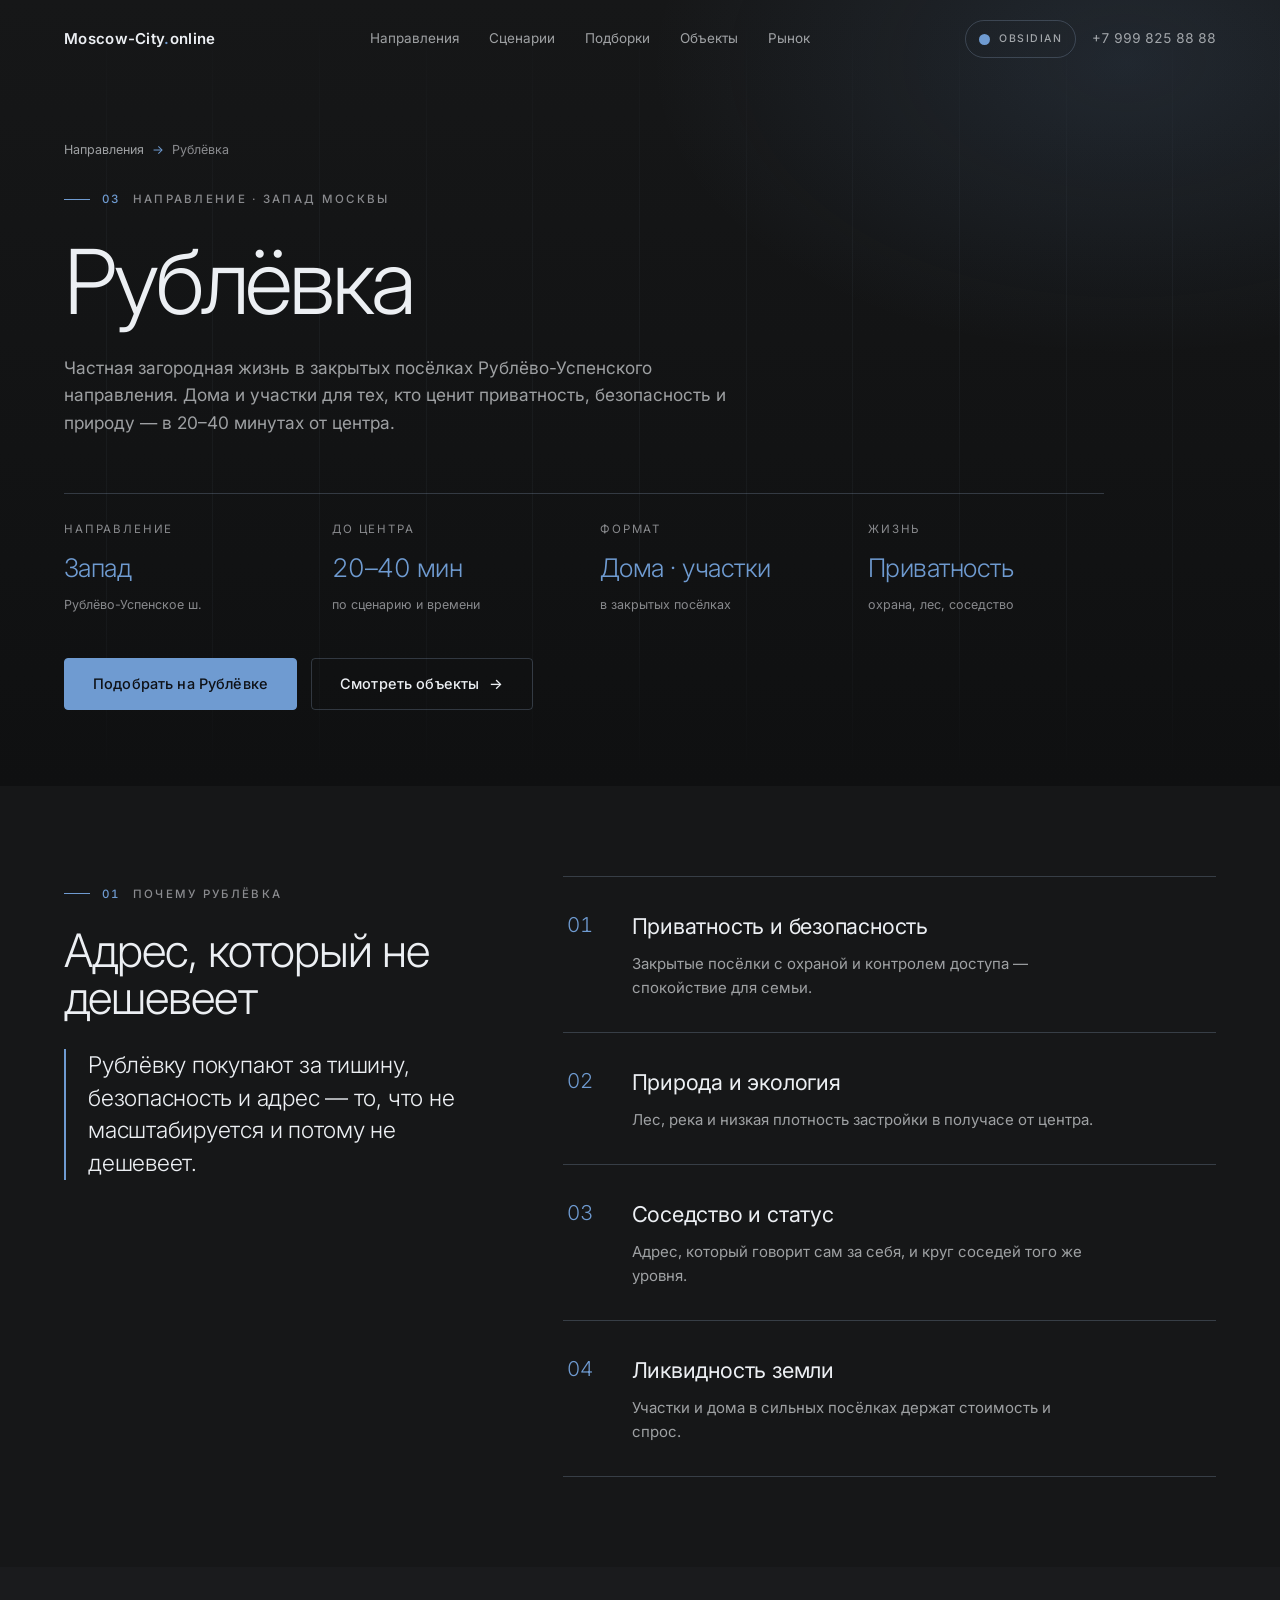
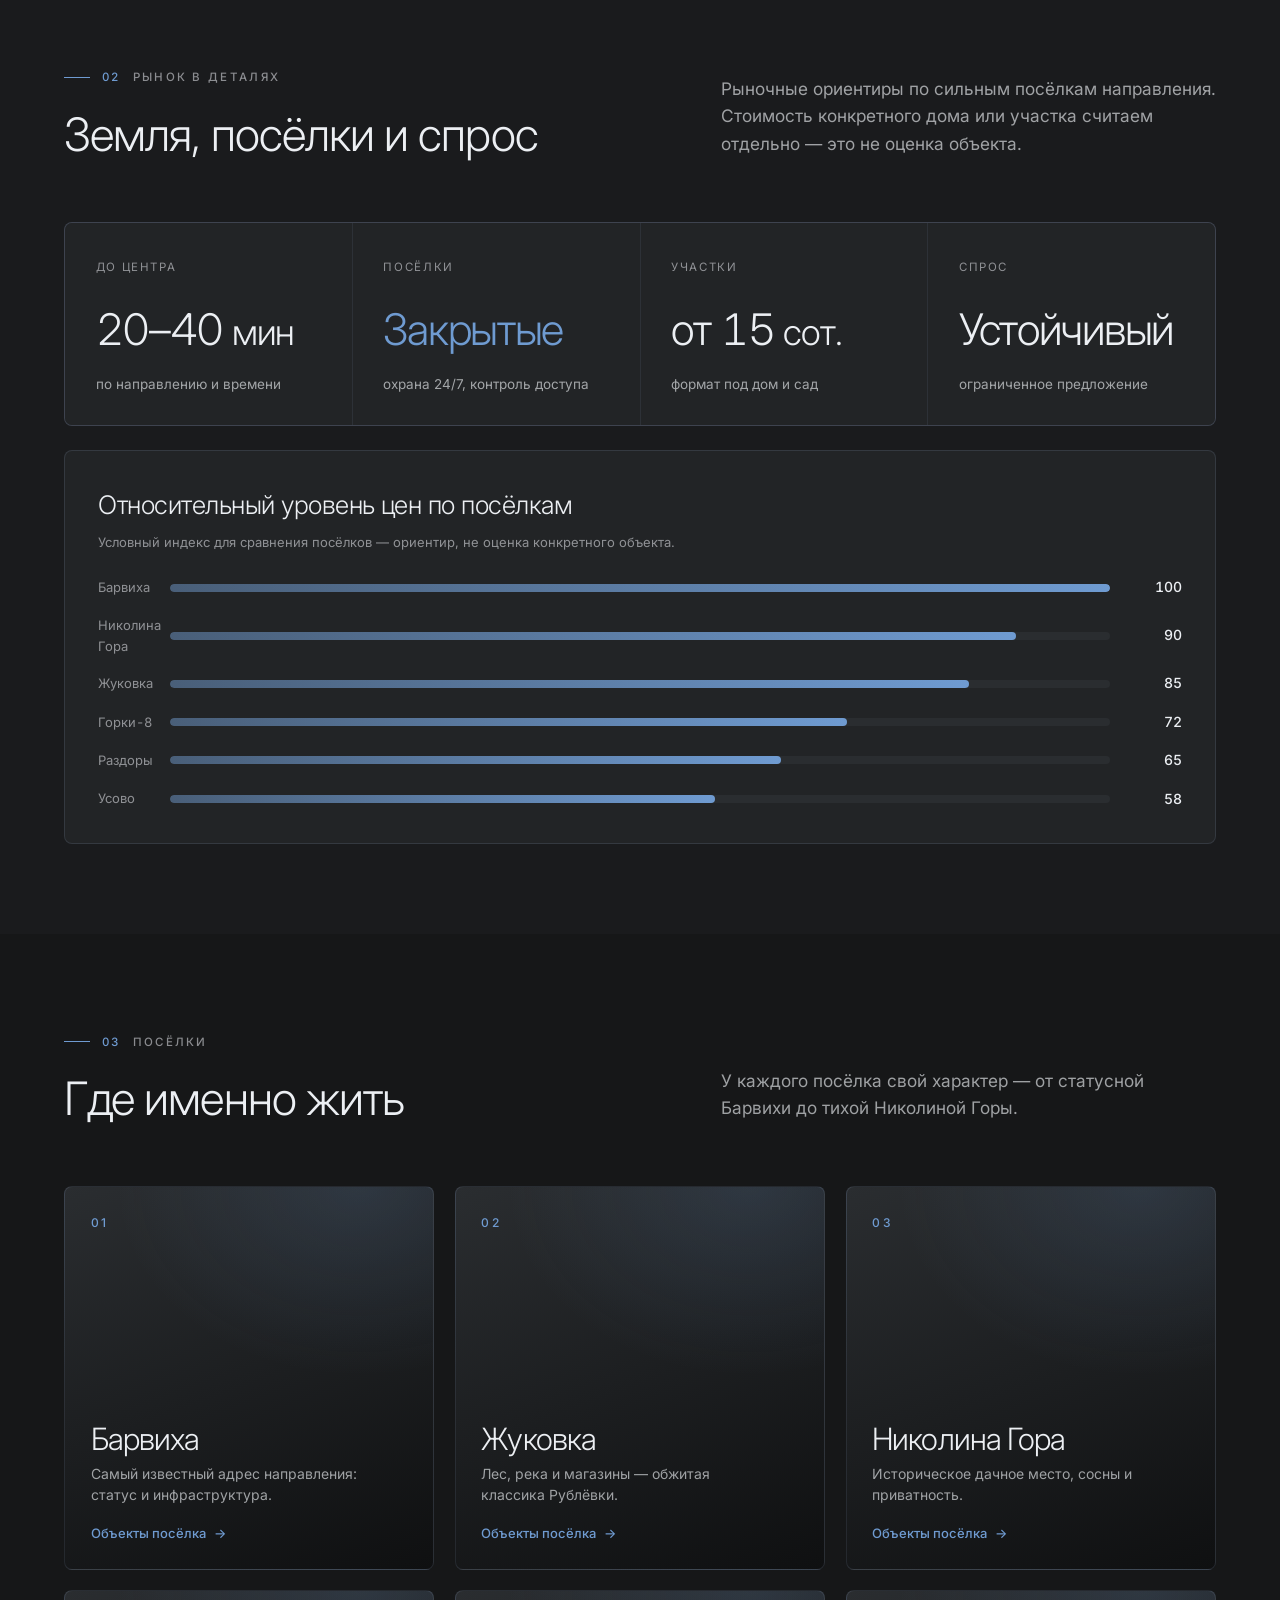
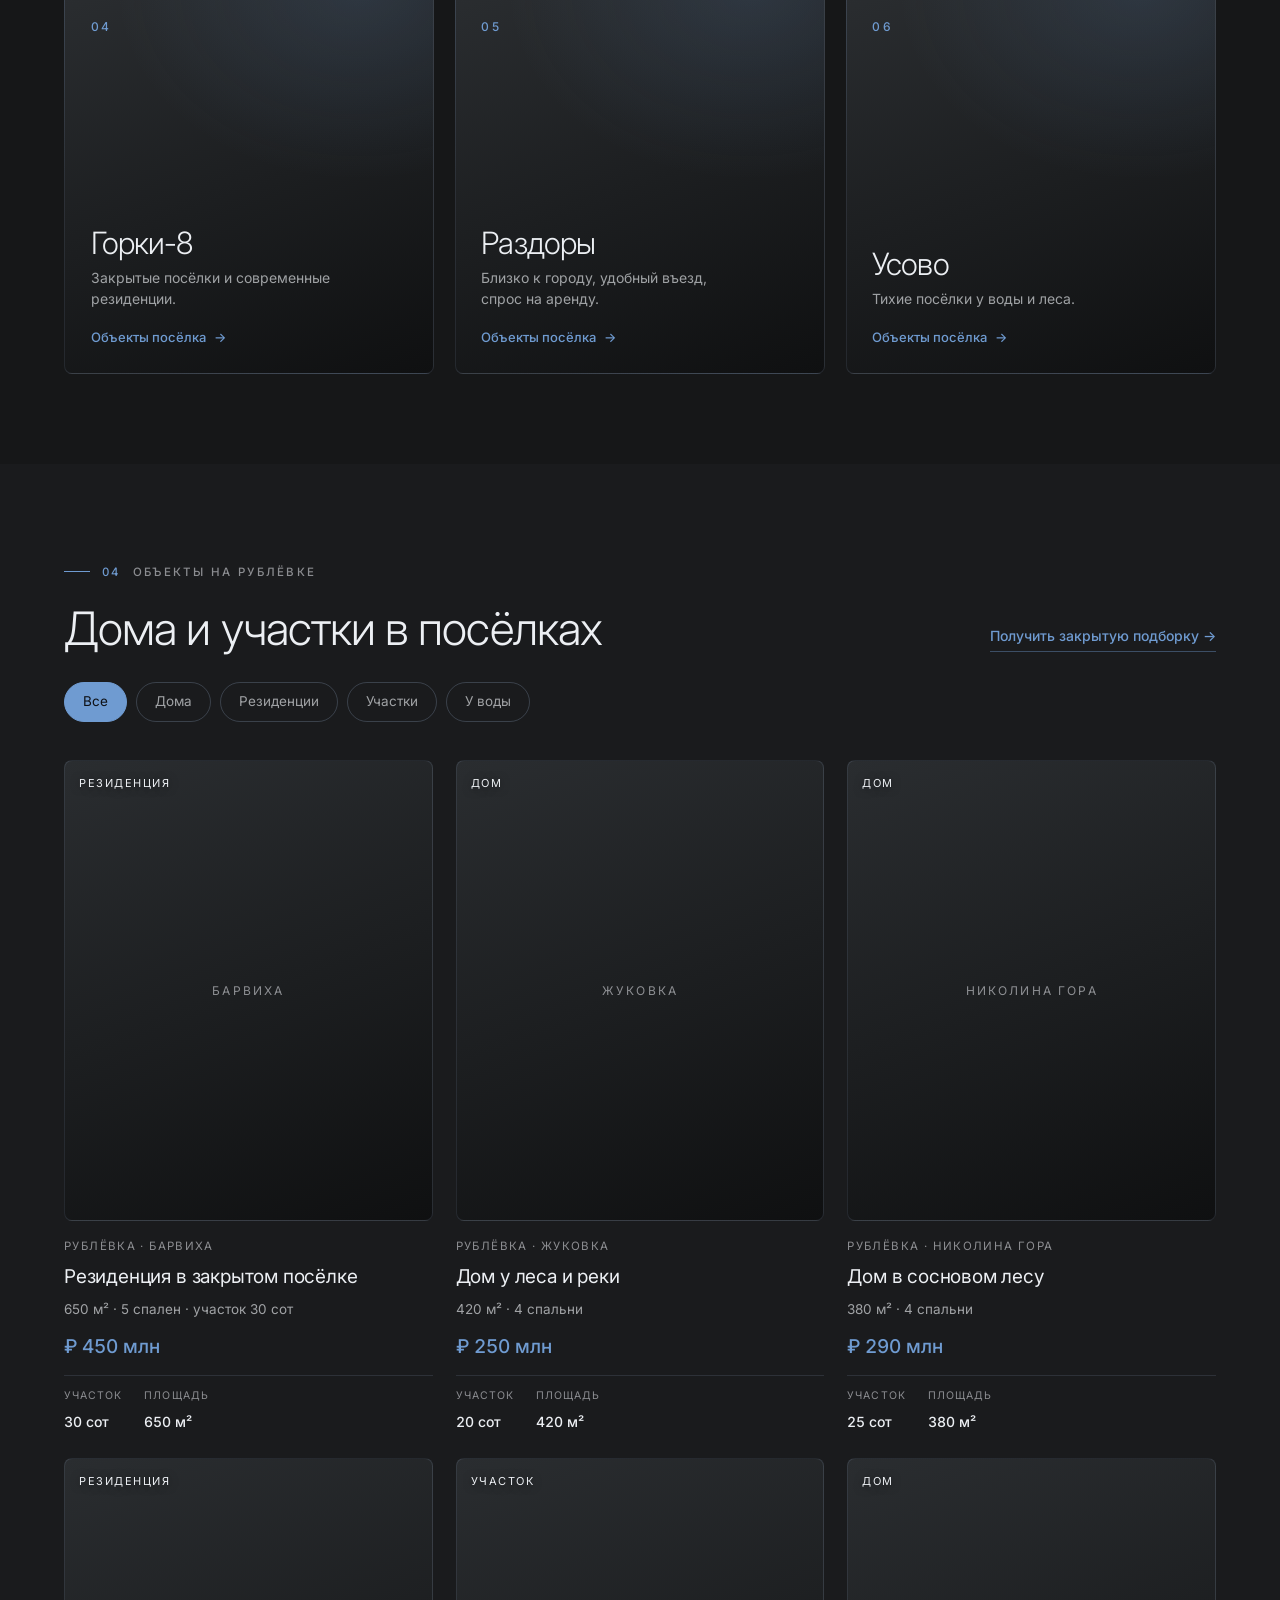
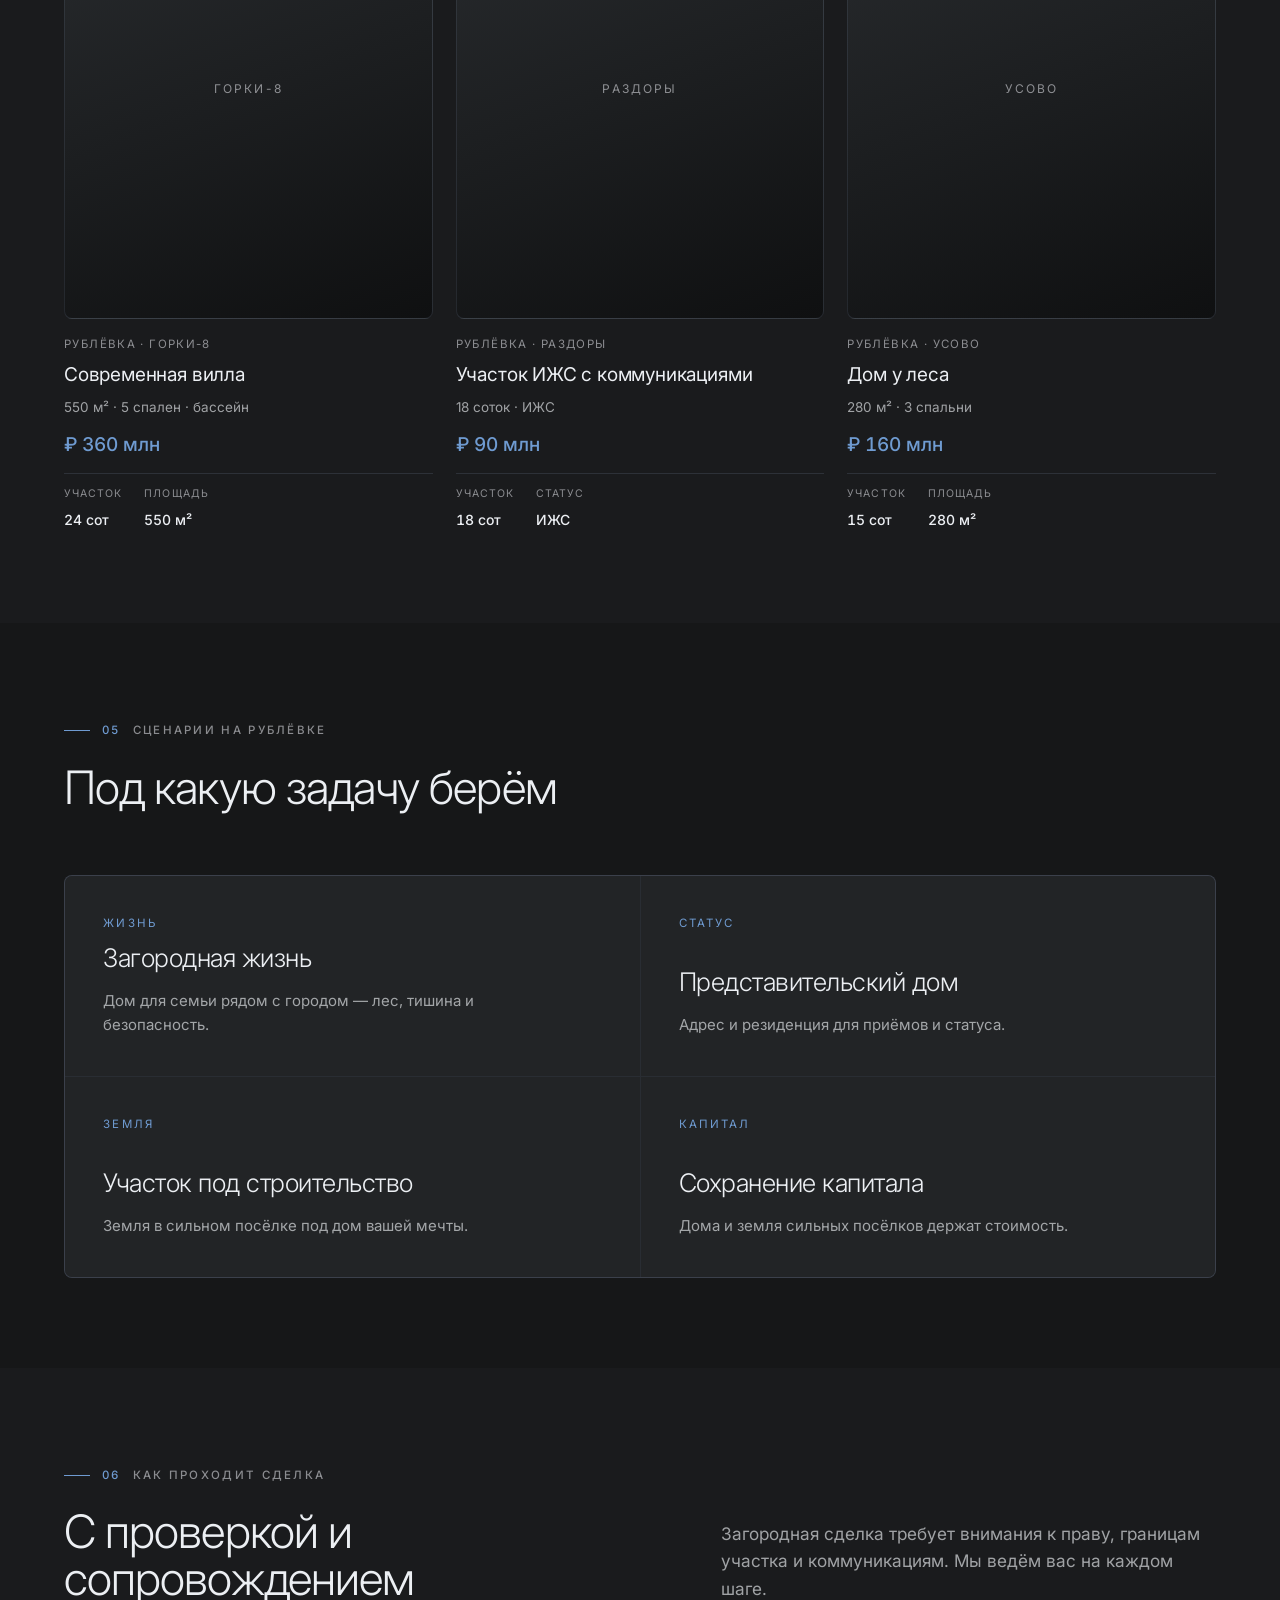
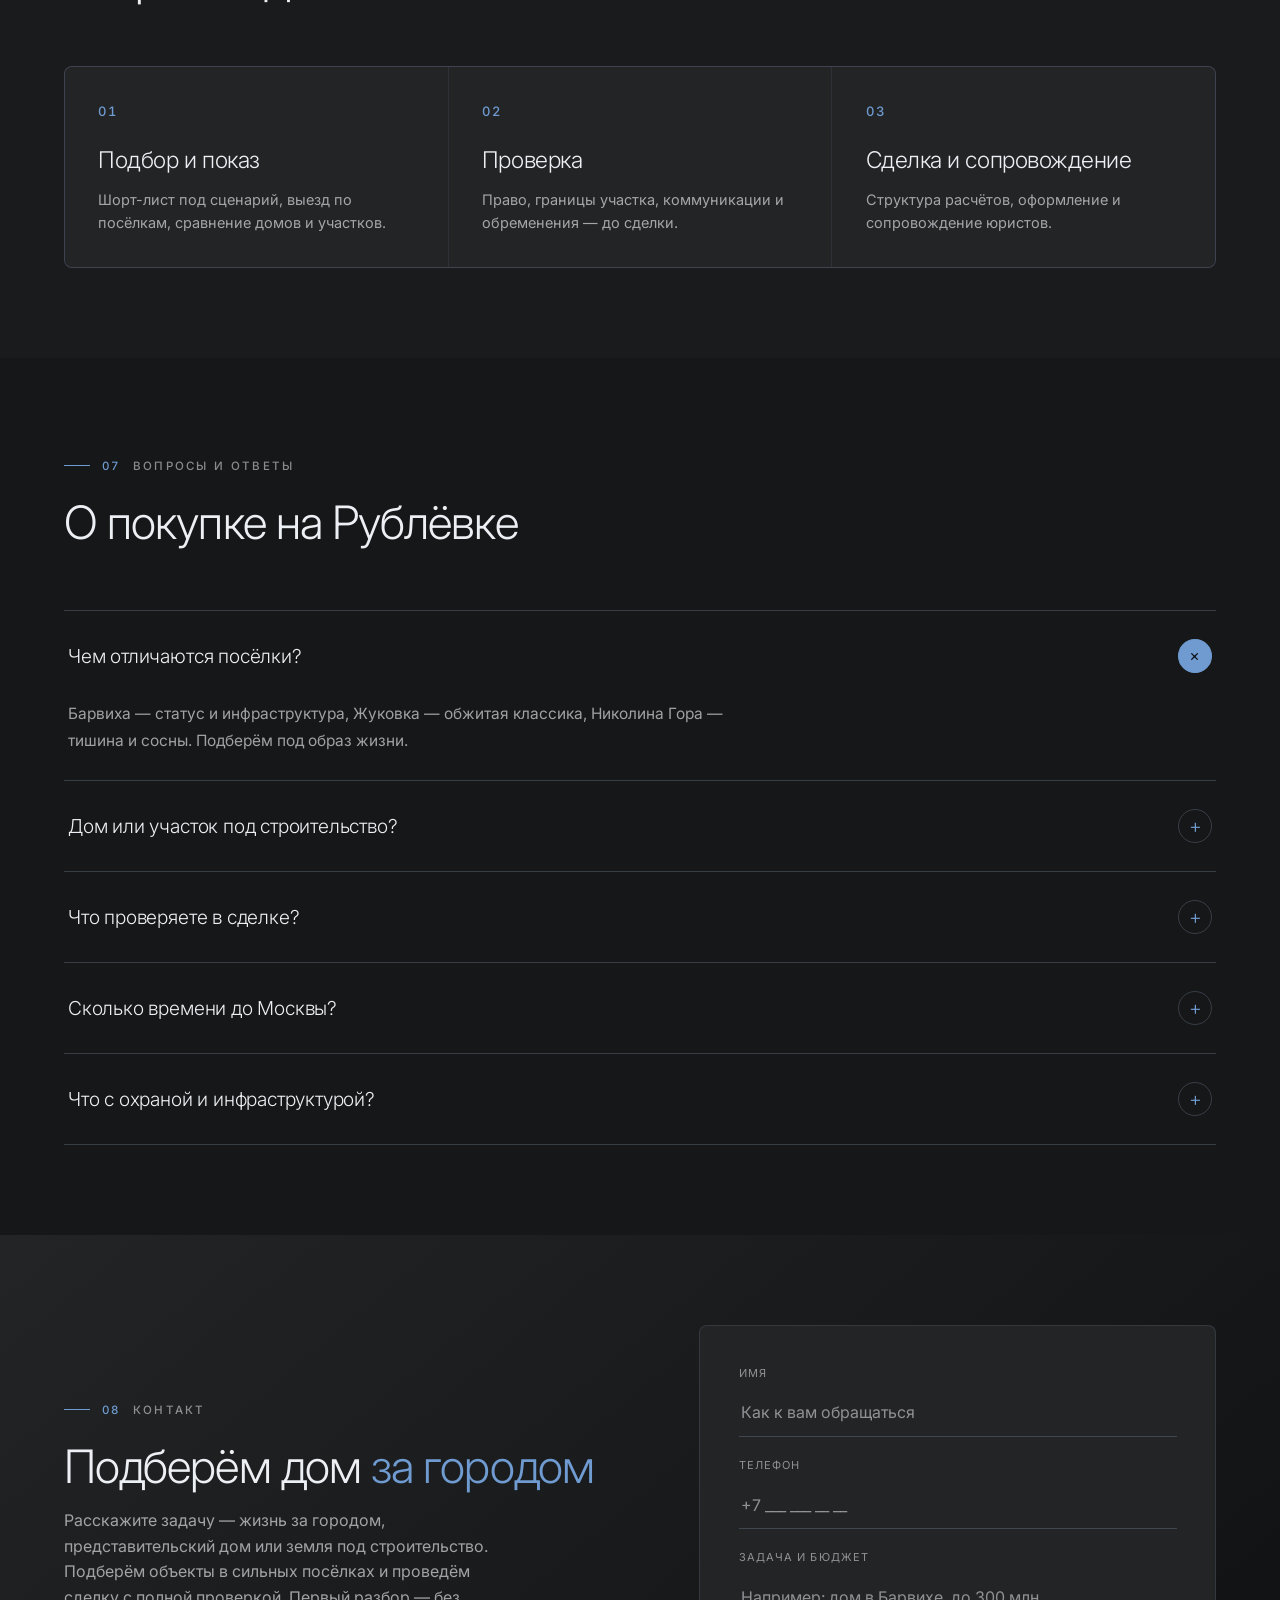
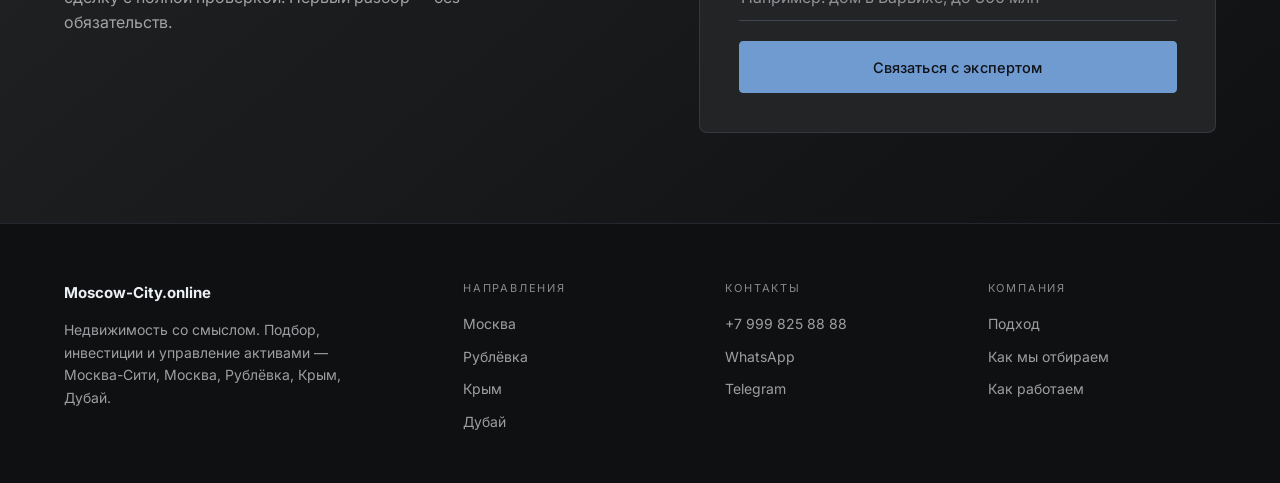
<file: new.v2/rublevka.html>
<!DOCTYPE html>
<html lang="ru">
<head>
  <meta charset="UTF-8" />
  <meta name="viewport" content="width=device-width, initial-scale=1, viewport-fit=cover" />
  <title>Недвижимость на Рублёвке — Moscow-City.online</title>
  <meta name="description" content="Дома и участки в закрытых посёлках Рублёво-Успенского направления: Барвиха, Жуковка, Николина Гора. Приватность, статус и природа в 20–40 минутах от центра Москвы." />
  <link rel="preconnect" href="https://fonts.googleapis.com" />
  <link rel="preconnect" href="https://fonts.gstatic.com" crossorigin />
  <link href="https://fonts.googleapis.com/css2?family=Inter:wght@300;400;500;600&display=swap" rel="stylesheet" />
  <script>(function(){try{document.documentElement.setAttribute('data-theme',localStorage.getItem('mco-theme')||'obsidian');}catch(e){document.documentElement.setAttribute('data-theme','obsidian');}})();</script>
  <link rel="stylesheet" href="assets/tokens.css?v=proto-obsidian-5" />
  <link rel="stylesheet" href="assets/app.css?v=proto-obsidian-5" />
</head>
<body>
  <!-- BITRIX:HEADER START · include header (шапка + меню + переключатель тем) -->
  <header class="header" id="header">
    <div class="wrap header__bar">
      <a href="index.html#top" class="brand">Moscow-City<span>.</span>online</a>
      <nav class="nav" aria-label="Главная навигация">
        <a href="index.html#directions">Направления</a>
        <a href="index.html#scenarios">Сценарии</a>
        <a href="index.html#collections">Подборки</a>
        <a href="index.html#objects">Объекты</a>
        <a href="index.html#market">Рынок</a>
      </nav>
      <div class="header__right">
        <button class="theme-toggle" type="button" data-theme-toggle aria-label="Переключить тему">
          <span class="theme-toggle__dot" aria-hidden="true"></span>
          <span class="theme-toggle__label" data-theme-label>Obsidian</span>
        </button>
        <a class="header__phone mono" href="tel:+79998258888">+7 999 825 88 88</a>
        <button class="burger" id="burger" type="button" aria-label="Меню" aria-expanded="false" aria-controls="mobileMenu"><span></span></button>
      </div>
    </div>
  </header>
  <!-- BITRIX:HEADER END -->

  <!-- BITRIX:MOBILE-MENU START · повторяемый include -->
  <div class="mobile-menu" id="mobileMenu" aria-hidden="true">
    <a href="index.html#directions" data-menu-close>Направления</a>
    <a href="index.html#scenarios" data-menu-close>Сценарии</a>
    <a href="index.html#collections" data-menu-close>Подборки</a>
    <a href="index.html#objects" data-menu-close>Объекты</a>
    <a href="index.html#market" data-menu-close>Рынок</a>
    <button class="theme-toggle theme-toggle--mobile" type="button" data-theme-toggle aria-label="Переключить тему">
      <span class="theme-toggle__dot" aria-hidden="true"></span>
      <span class="theme-toggle__label" data-theme-label>Obsidian</span>
    </button>
  </div>

  <!-- BITRIX:MOBILE-MENU END -->

  <main id="top">

    <!-- HERO направления -->
    <!-- BITRIX:HERO START -->
    <section class="dir-hero">
      <div class="wrap">
        <nav class="crumbs" aria-label="Хлебные крошки">
          <a href="index.html#directions">Направления</a> <span>→</span> Рублёвка
        </nav>
        <div class="eyebrow"><span>03</span> Направление · Запад Москвы</div>
        <h1 class="dir-hero__title">Рублёвка</h1>
        <p class="dir-hero__lede lede">Частная загородная жизнь в закрытых посёлках Рублёво-Успенского направления. Дома и участки для тех, кто ценит приватность, безопасность и природу — в 20–40 минутах от центра.</p>
        <div class="dir-facts">
          <div><span>Направление</span><b>Запад</b><small>Рублёво-Успенское ш.</small></div>
          <div><span>До центра</span><b>20–40 мин</b><small>по сценарию и времени</small></div>
          <div><span>Формат</span><b>Дома · участки</b><small>в закрытых посёлках</small></div>
          <div><span>Жизнь</span><b>Приватность</b><small>охрана, лес, соседство</small></div>
        </div>
        <div class="hero__cta" style="margin-top:clamp(30px,4vw,44px)">
          <button class="btn btn--primary" type="button" data-modal-open data-selection="Подбор на Рублёвке">Подобрать на Рублёвке</button>
          <a href="#objects" class="btn btn--ghost">Смотреть объекты <span class="ar">→</span></a>
        </div>
      </div>
    </section>
    <!-- BITRIX:HERO END -->

    <!-- Почему Рублёвка -->
    <!-- BITRIX:WHY-DIRECTION START -->
    <section class="section section--alt">
      <div class="wrap method" data-reveal>
        <div>
          <div class="eyebrow"><span>01</span> Почему Рублёвка</div>
          <h2 class="h2">Адрес, который не дешевеет</h2>
          <blockquote>Рублёвку покупают за тишину, безопасность и адрес — то, что не масштабируется и потому не дешевеет.</blockquote>
        </div>
        <div class="crit">
          <div class="crit__item"><span>01</span><div><h3>Приватность и безопасность</h3><p>Закрытые посёлки с охраной и контролем доступа — спокойствие для семьи.</p></div></div>
          <div class="crit__item"><span>02</span><div><h3>Природа и экология</h3><p>Лес, река и низкая плотность застройки в получасе от центра.</p></div></div>
          <div class="crit__item"><span>03</span><div><h3>Соседство и статус</h3><p>Адрес, который говорит сам за себя, и круг соседей того же уровня.</p></div></div>
          <div class="crit__item"><span>04</span><div><h3>Ликвидность земли</h3><p>Участки и дома в сильных посёлках держат стоимость и спрос.</p></div></div>
        </div>
      </div>
    </section>
    <!-- BITRIX:WHY-DIRECTION END -->

    <!-- Рынок в деталях -->
    <!-- BITRIX:MARKET-DATA START -->
    <section class="section">
      <div class="wrap">
        <div class="section-head section-head--split" data-reveal>
          <div>
            <div class="eyebrow"><span>02</span> Рынок в деталях</div>
            <h2 class="h2">Земля, посёлки и спрос</h2>
          </div>
          <p class="lede">Рыночные ориентиры по сильным посёлкам направления. Стоимость конкретного дома или участка считаем отдельно — это не оценка объекта.</p>
        </div>

        <div class="metrics" data-reveal>
          <div class="metric"><span>До центра</span><b>20–40<small> мин</small></b><p>по направлению и времени</p></div>
          <div class="metric"><span>Посёлки</span><b><em>Закрытые</em></b><p>охрана 24/7, контроль доступа</p></div>
          <div class="metric"><span>Участки</span><b>от 15<small> сот.</small></b><p>формат под дом и сад</p></div>
          <div class="metric"><span>Спрос</span><b>Устойчивый</b><p>ограниченное предложение</p></div>
        </div>

        <div class="bars-card" data-reveal style="margin-top:clamp(16px,2vw,24px)">
          <h3>Относительный уровень цен по посёлкам</h3>
          <p class="cap">Условный индекс для сравнения посёлков — ориентир, не оценка конкретного объекта.</p>
          <div class="bars">
            <div class="bar"><span>Барвиха</span><div class="track"><div class="fill" style="width:100%"></div></div><b>100</b></div>
            <div class="bar"><span>Николина Гора</span><div class="track"><div class="fill" style="width:90%"></div></div><b>90</b></div>
            <div class="bar"><span>Жуковка</span><div class="track"><div class="fill" style="width:85%"></div></div><b>85</b></div>
            <div class="bar"><span>Горки-8</span><div class="track"><div class="fill" style="width:72%"></div></div><b>72</b></div>
            <div class="bar"><span>Раздоры</span><div class="track"><div class="fill" style="width:65%"></div></div><b>65</b></div>
            <div class="bar"><span>Усово</span><div class="track"><div class="fill" style="width:58%"></div></div><b>58</b></div>
          </div>
        </div>
      </div>
    </section>
    <!-- BITRIX:MARKET-DATA END -->

    <!-- Посёлки -->
    <!-- BITRIX:AREAS START -->
    <section class="section section--alt" id="areas">
      <div class="wrap">
        <div class="section-head section-head--split" data-reveal>
          <div>
            <div class="eyebrow"><span>03</span> Посёлки</div>
            <h2 class="h2">Где именно жить</h2>
          </div>
          <p class="lede">У каждого посёлка свой характер — от статусной Барвихи до тихой Николиной Горы.</p>
        </div>
        <div class="dir-grid" data-reveal>
          <a class="dir-card dir-card--plate" href="#objects"><span class="dir-card__num">01</span><h3>Барвиха</h3><p>Самый известный адрес направления: статус и инфраструктура.</p><span class="dir-card__go">Объекты посёлка <span class="ar">→</span></span></a>
          <a class="dir-card dir-card--plate" href="#objects"><span class="dir-card__num">02</span><h3>Жуковка</h3><p>Лес, река и магазины — обжитая классика Рублёвки.</p><span class="dir-card__go">Объекты посёлка <span class="ar">→</span></span></a>
          <a class="dir-card dir-card--plate" href="#objects"><span class="dir-card__num">03</span><h3>Николина Гора</h3><p>Историческое дачное место, сосны и приватность.</p><span class="dir-card__go">Объекты посёлка <span class="ar">→</span></span></a>
          <a class="dir-card dir-card--plate" href="#objects"><span class="dir-card__num">04</span><h3>Горки-8</h3><p>Закрытые посёлки и современные резиденции.</p><span class="dir-card__go">Объекты посёлка <span class="ar">→</span></span></a>
          <a class="dir-card dir-card--plate" href="#objects"><span class="dir-card__num">05</span><h3>Раздоры</h3><p>Близко к городу, удобный въезд, спрос на аренду.</p><span class="dir-card__go">Объекты посёлка <span class="ar">→</span></span></a>
          <a class="dir-card dir-card--plate" href="#objects"><span class="dir-card__num">06</span><h3>Усово</h3><p>Тихие посёлки у воды и леса.</p><span class="dir-card__go">Объекты посёлка <span class="ar">→</span></span></a>
        </div>
      </div>
    </section>
    <!-- BITRIX:AREAS END -->

    <!-- Объекты -->
    <!-- BITRIX:OBJECTS-LIST START -->
    <section class="section" id="objects">
      <div class="wrap">
        <div class="listings__top" data-reveal>
          <div>
            <div class="eyebrow"><span>04</span> Объекты на Рублёвке</div>
            <h2 class="h2">Дома и участки в посёлках</h2>
          </div>
          <button class="text-link" type="button" data-modal-open data-selection="Закрытая подборка по Рублёвке">Получить закрытую подборку →</button>
        </div>
        <div class="filters" role="group" aria-label="Фильтр объектов" data-reveal>
          <button class="chip" data-filter="all" aria-pressed="true">Все</button>
          <button class="chip" data-filter="house" aria-pressed="false">Дома</button>
          <button class="chip" data-filter="residence" aria-pressed="false">Резиденции</button>
          <button class="chip" data-filter="plot" aria-pressed="false">Участки</button>
          <button class="chip" data-filter="water" aria-pressed="false">У воды</button>
        </div>
        <!-- BITRIX-COMPONENT: mco:element.list (IBLOCK_ID=10) | fields: ID,NAME,PRICE,TOTAL_PRICE,KVAD,TOWER,FLOOR_,ADRESS,PHOTO,URL_DETAIL | FILTER: DIRECTION=rublevka -->
        <div class="cards" id="cards" data-reveal>
          <a class="prop" href="object.html" data-type="residence" data-geo="rublevka">
            <div class="prop__media prop__media--plate"><span class="tagline">БАРВИХА</span><span class="prop__status">Резиденция</span></div>
            <div class="prop__body">
              <div class="prop__loc">Рублёвка · Барвиха</div><h3>Резиденция в закрытом посёлке</h3>
              <div class="prop__meta">650 м² · 5 спален · участок 30 сот</div>
              <div class="prop__price">₽ 450 млн</div>
              <div class="prop__data"><div><span>Участок</span><b>30 сот</b></div><div><span>Площадь</span><b>650 м²</b></div></div>
            </div>
          </a>
          <a class="prop" href="object.html" data-type="house" data-geo="rublevka">
            <div class="prop__media prop__media--plate"><span class="tagline">ЖУКОВКА</span><span class="prop__status">Дом</span></div>
            <div class="prop__body">
              <div class="prop__loc">Рублёвка · Жуковка</div><h3>Дом у леса и реки</h3>
              <div class="prop__meta">420 м² · 4 спальни</div>
              <div class="prop__price">₽ 250 млн</div>
              <div class="prop__data"><div><span>Участок</span><b>20 сот</b></div><div><span>Площадь</span><b>420 м²</b></div></div>
            </div>
          </a>
          <a class="prop" href="object.html" data-type="house" data-geo="rublevka">
            <div class="prop__media prop__media--plate"><span class="tagline">НИКОЛИНА ГОРА</span><span class="prop__status">Дом</span></div>
            <div class="prop__body">
              <div class="prop__loc">Рублёвка · Николина Гора</div><h3>Дом в сосновом лесу</h3>
              <div class="prop__meta">380 м² · 4 спальни</div>
              <div class="prop__price">₽ 290 млн</div>
              <div class="prop__data"><div><span>Участок</span><b>25 сот</b></div><div><span>Площадь</span><b>380 м²</b></div></div>
            </div>
          </a>
          <a class="prop" href="object.html" data-type="residence" data-geo="rublevka">
            <div class="prop__media prop__media--plate"><span class="tagline">ГОРКИ-8</span><span class="prop__status">Резиденция</span></div>
            <div class="prop__body">
              <div class="prop__loc">Рублёвка · Горки-8</div><h3>Современная вилла</h3>
              <div class="prop__meta">550 м² · 5 спален · бассейн</div>
              <div class="prop__price">₽ 360 млн</div>
              <div class="prop__data"><div><span>Участок</span><b>24 сот</b></div><div><span>Площадь</span><b>550 м²</b></div></div>
            </div>
          </a>
          <a class="prop" href="object.html" data-type="plot" data-geo="rublevka">
            <div class="prop__media prop__media--plate"><span class="tagline">РАЗДОРЫ</span><span class="prop__status">Участок</span></div>
            <div class="prop__body">
              <div class="prop__loc">Рублёвка · Раздоры</div><h3>Участок ИЖС с коммуникациями</h3>
              <div class="prop__meta">18 соток · ИЖС</div>
              <div class="prop__price">₽ 90 млн</div>
              <div class="prop__data"><div><span>Участок</span><b>18 сот</b></div><div><span>Статус</span><b>ИЖС</b></div></div>
            </div>
          </a>
          <a class="prop" href="object.html" data-type="house water" data-geo="rublevka">
            <div class="prop__media prop__media--plate"><span class="tagline">УСОВО</span><span class="prop__status">Дом</span></div>
            <div class="prop__body">
              <div class="prop__loc">Рублёвка · Усово</div><h3>Дом у леса</h3>
              <div class="prop__meta">280 м² · 3 спальни</div>
              <div class="prop__price">₽ 160 млн</div>
              <div class="prop__data"><div><span>Участок</span><b>15 сот</b></div><div><span>Площадь</span><b>280 м²</b></div></div>
            </div>
          </a>
        </div>
      </div>
    </section>
    <!-- BITRIX:OBJECTS-LIST END -->

    <!-- Сценарии на Рублёвке -->
    <!-- BITRIX:СЦЕНАРИИ-НА-РУБЛЁВКЕ START -->
    <section class="section section--alt">
      <div class="wrap">
        <div class="section-head" data-reveal>
          <div class="eyebrow"><span>05</span> Сценарии на Рублёвке</div>
          <h2 class="h2">Под какую задачу берём</h2>
        </div>
        <div class="support" data-reveal>
          <article><span>Жизнь</span><h3>Загородная жизнь</h3><p>Дом для семьи рядом с городом — лес, тишина и безопасность.</p></article>
          <article><span>Статус</span><h3>Представительский дом</h3><p>Адрес и резиденция для приёмов и статуса.</p></article>
          <article><span>Земля</span><h3>Участок под строительство</h3><p>Земля в сильном посёлке под дом вашей мечты.</p></article>
          <article><span>Капитал</span><h3>Сохранение капитала</h3><p>Дома и земля сильных посёлков держат стоимость.</p></article>
        </div>
      </div>
    </section>
    <!-- BITRIX:СЦЕНАРИИ-НА-РУБЛЁВКЕ END -->

    <!-- Как проходит сделка -->
    <!-- BITRIX:КАК-ПРОХОДИТ-СДЕЛКА START -->
    <section class="section">
      <div class="wrap">
        <div class="section-head section-head--split" data-reveal>
          <div>
            <div class="eyebrow"><span>06</span> Как проходит сделка</div>
            <h2 class="h2">С проверкой и сопровождением</h2>
          </div>
          <p class="lede">Загородная сделка требует внимания к праву, границам участка и коммуникациям. Мы ведём вас на каждом шаге.</p>
        </div>
        <div class="steps" data-reveal>
          <div class="step"><div class="step__num">01</div><h3>Подбор и показ</h3><p>Шорт-лист под сценарий, выезд по посёлкам, сравнение домов и участков.</p></div>
          <div class="step"><div class="step__num">02</div><h3>Проверка</h3><p>Право, границы участка, коммуникации и обременения — до сделки.</p></div>
          <div class="step"><div class="step__num">03</div><h3>Сделка и сопровождение</h3><p>Структура расчётов, оформление и сопровождение юристов.</p></div>
        </div>
      </div>
    </section>
    <!-- BITRIX:КАК-ПРОХОДИТ-СДЕЛКА END -->

    <!-- FAQ -->
    <!-- BITRIX:FAQ START -->
    <section class="section section--alt" id="faq">
      <div class="wrap">
        <div class="section-head" data-reveal>
          <div class="eyebrow"><span>07</span> Вопросы и ответы</div>
          <h2 class="h2">О покупке на Рублёвке</h2>
        </div>
        <div class="faq" data-reveal>
          <details class="faq-item" open>
            <summary>Чем отличаются посёлки?</summary>
            <div class="faq-item__body"><p>Барвиха — статус и инфраструктура, Жуковка — обжитая классика, Николина Гора — тишина и сосны. Подберём под образ жизни.</p></div>
          </details>
          <details class="faq-item">
            <summary>Дом или участок под строительство?</summary>
            <div class="faq-item__body"><p>Участок — ниже вход и дом под себя, готовый дом — заехать сразу. Зависит от горизонта и бюджета.</p></div>
          </details>
          <details class="faq-item">
            <summary>Что проверяете в сделке?</summary>
            <div class="faq-item__body"><p>Право собственности, границы участка, коммуникации, обременения и историю переходов.</p></div>
          </details>
          <details class="faq-item">
            <summary>Сколько времени до Москвы?</summary>
            <div class="faq-item__body"><p>В среднем 20–40 минут до центра в зависимости от посёлка и времени.</p></div>
          </details>
          <details class="faq-item">
            <summary>Что с охраной и инфраструктурой?</summary>
            <div class="faq-item__body"><p>Закрытые посёлки с охраной и контролем доступа; рядом школы, магазины и медицина.</p></div>
          </details>
        </div>
      </div>
    </section>
    <!-- BITRIX:FAQ END -->

    <!-- Финал -->
    <!-- BITRIX:CONTACT-FORM START -->
    <section class="section final">
      <div class="wrap final__inner" data-reveal>
        <div>
          <div class="eyebrow"><span>08</span> Контакт</div>
          <h2 class="h2">Подберём дом <em>за городом</em></h2>
          <p>Расскажите задачу — жизнь за городом, представительский дом или земля под строительство. Подберём объекты в сильных посёлках и проведём сделку с полной проверкой. Первый разбор — без обязательств.</p>
        </div>
        <div class="final__form">
          <form id="finalForm" class="form" data-form="lead" data-source="rublevka:final" novalidate>
            <input type="hidden" name="source_page" value="rublevka">
            <label><span>Имя</span><input type="text" name="name" placeholder="Как к вам обращаться" required></label>
            <label><span>Телефон</span><input type="tel" name="phone" placeholder="+7 ___ ___ __ __" required></label>
            <label><span>Задача и бюджет</span><input type="text" name="interest" placeholder="Например: дом в Барвихе, до 300 млн"></label>
            <button class="btn btn--primary btn--block" type="submit">Связаться с экспертом</button>
          </form>
        </div>
      </div>
    </section>
    <!-- BITRIX:CONTACT-FORM END -->
  </main>

  <!-- BITRIX:FOOTER START · include footer -->
  <footer class="footer">
    <div class="wrap footer__inner">
      <div>
        <b>Moscow-City.online</b>
        <p>Недвижимость со смыслом. Подбор, инвестиции и управление активами — Москва-Сити, Москва, Рублёвка, Крым, Дубай.</p>
      </div>
      <div>
        <div class="footer__col-title">Направления</div>
        <a href="moskva.html">Москва</a><a href="rublevka.html">Рублёвка</a><a href="krym.html">Крым</a><a href="dubai.html">Дубай</a>
      </div>
      <div>
        <div class="footer__col-title">Контакты</div>
        <a href="tel:+79998258888">+7 999 825 88 88</a>
        <a href="https://wa.me/79998258888" target="_blank" rel="noopener">WhatsApp</a>
        <a href="https://t.me/+79998258888" target="_blank" rel="noopener">Telegram</a>
      </div>
      <div>
        <div class="footer__col-title">Компания</div>
        <a href="index.html#meaning">Подход</a><a href="index.html#method">Как мы отбираем</a><a href="index.html#process">Как работаем</a>
      </div>
    </div>
  </footer>
  <!-- BITRIX:FOOTER END -->

  <!-- BITRIX:LEAD-MODAL START · форма заявки (повторяемый include) -->
  <div class="modal" id="modal" role="dialog" aria-modal="true" aria-labelledby="modalTitle" aria-hidden="true">
    <div class="modal__scrim" data-modal-close></div>
    <div class="modal__panel">
      <button class="modal__close" type="button" data-modal-close aria-label="Закрыть">×</button>
      <div class="modal__form" id="modalFormView">
        <div class="eyebrow eyebrow--plain"><span>—</span> Заявка</div>
        <h3 id="modalTitle">Подберём на Рублёвке</h3>
        <p id="modalText">Оставьте контакты — пришлём дома и участки под вашу задачу.</p>
        <form id="leadForm" class="form" data-form="lead" data-source="rublevka:modal" novalidate>
          <input type="hidden" name="selection" id="selectionName" value="Рублёвка">
          <input type="hidden" name="source_page" value="rublevka">
          <label><span>Имя</span><input name="name" type="text" placeholder="Как к вам обращаться" required></label>
          <label><span>Телефон</span><input name="phone" type="tel" placeholder="+7 ___ ___ __ __" required></label>
          <label><span>Комментарий</span><textarea name="message" placeholder="Сценарий, бюджет, район, сроки"></textarea></label>
          <button class="btn btn--primary btn--block" type="submit">Отправить заявку</button>
        </form>
      </div>
      <div class="modal__success" id="modalSuccessView" hidden>
        <h3>Заявка принята</h3>
        <p id="modalSuccessText">Спасибо. Эксперт свяжется с вами в течение рабочего дня.</p>
        <button class="btn btn--ghost" type="button" data-modal-close>Закрыть</button>
      </div>
    </div>
  </div>

  <!-- BITRIX:LEAD-MODAL END -->
  <!-- BITRIX:FLOATING-WIDGET START -->
  <div class="floating" aria-label="Связаться">
    <a href="https://t.me/+79998258888" target="_blank" rel="noopener" aria-label="Telegram">TG</a>
    <a href="https://wa.me/79998258888" target="_blank" rel="noopener" aria-label="WhatsApp">WA</a>
  </div>

  <!-- BITRIX:FLOATING-WIDGET END -->
  <script src="assets/app.js?v=proto-obsidian-5"></script>
</body>
</html>
</file>
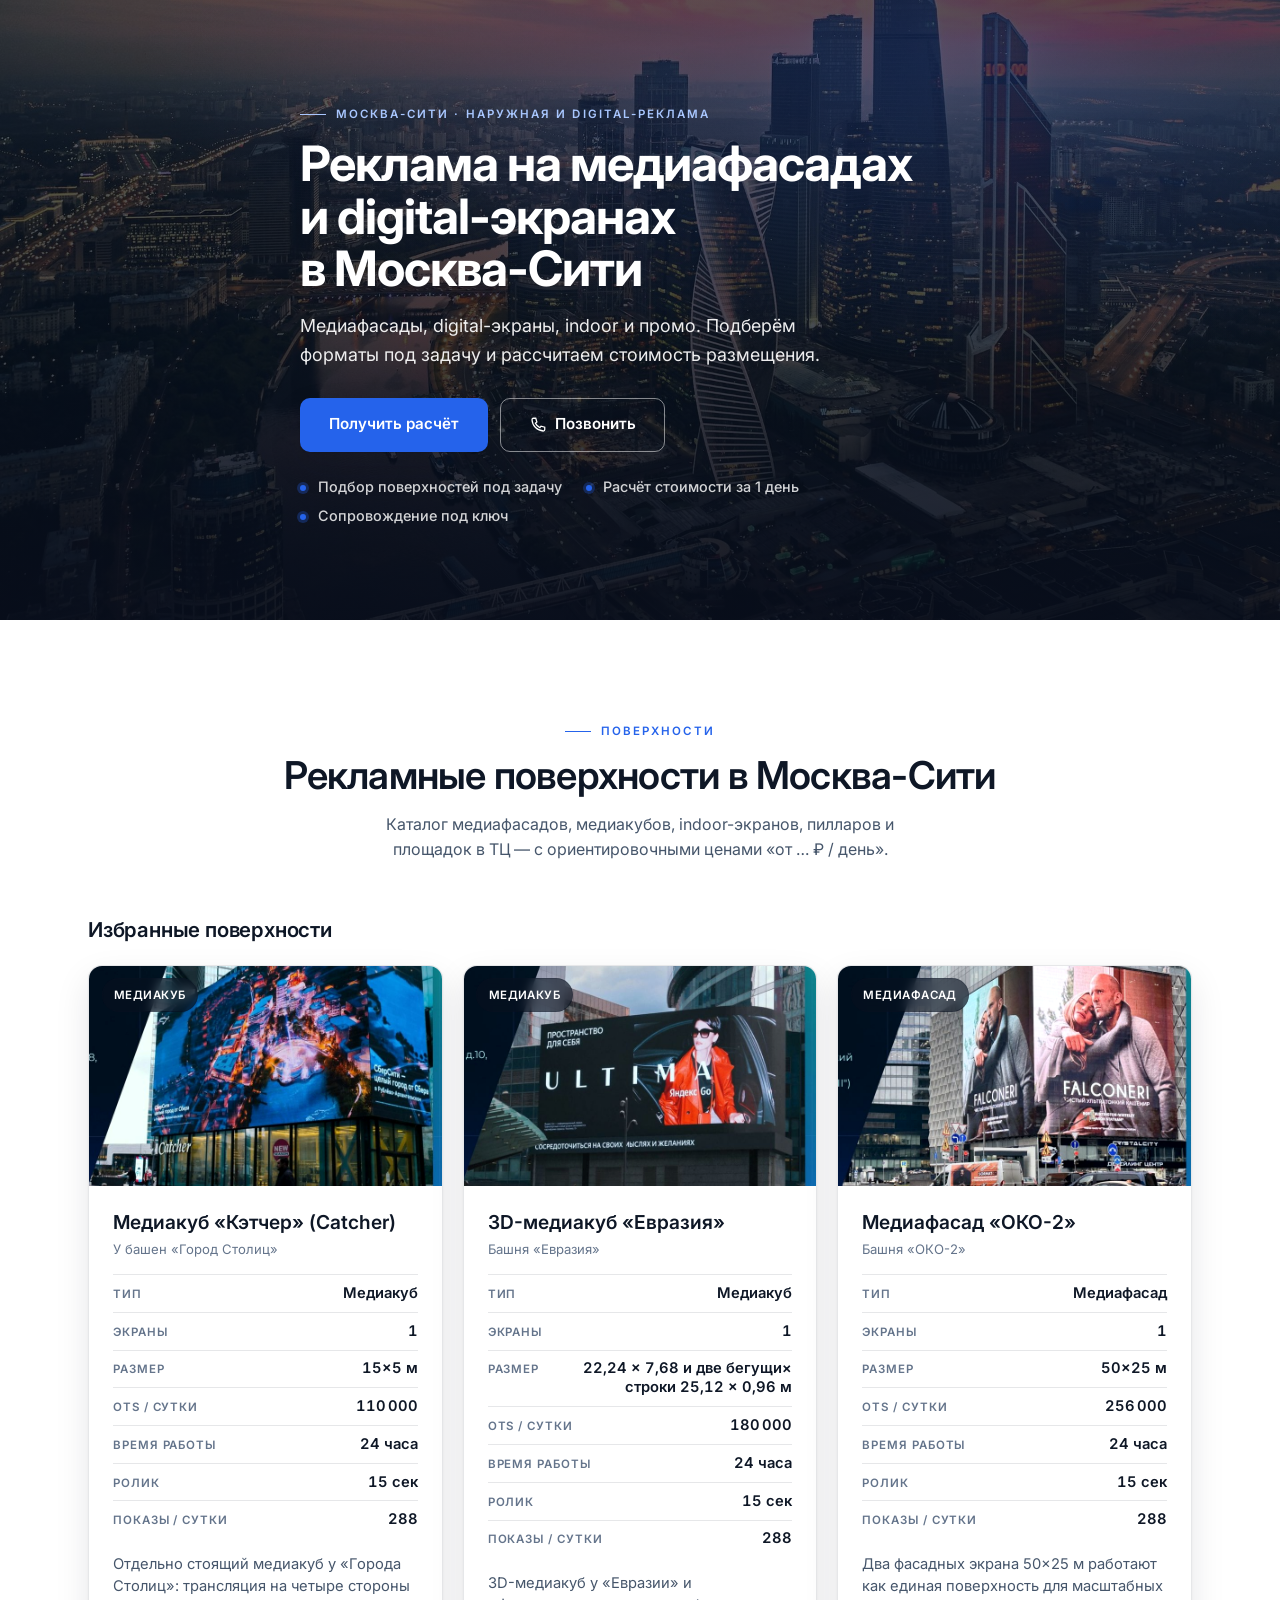
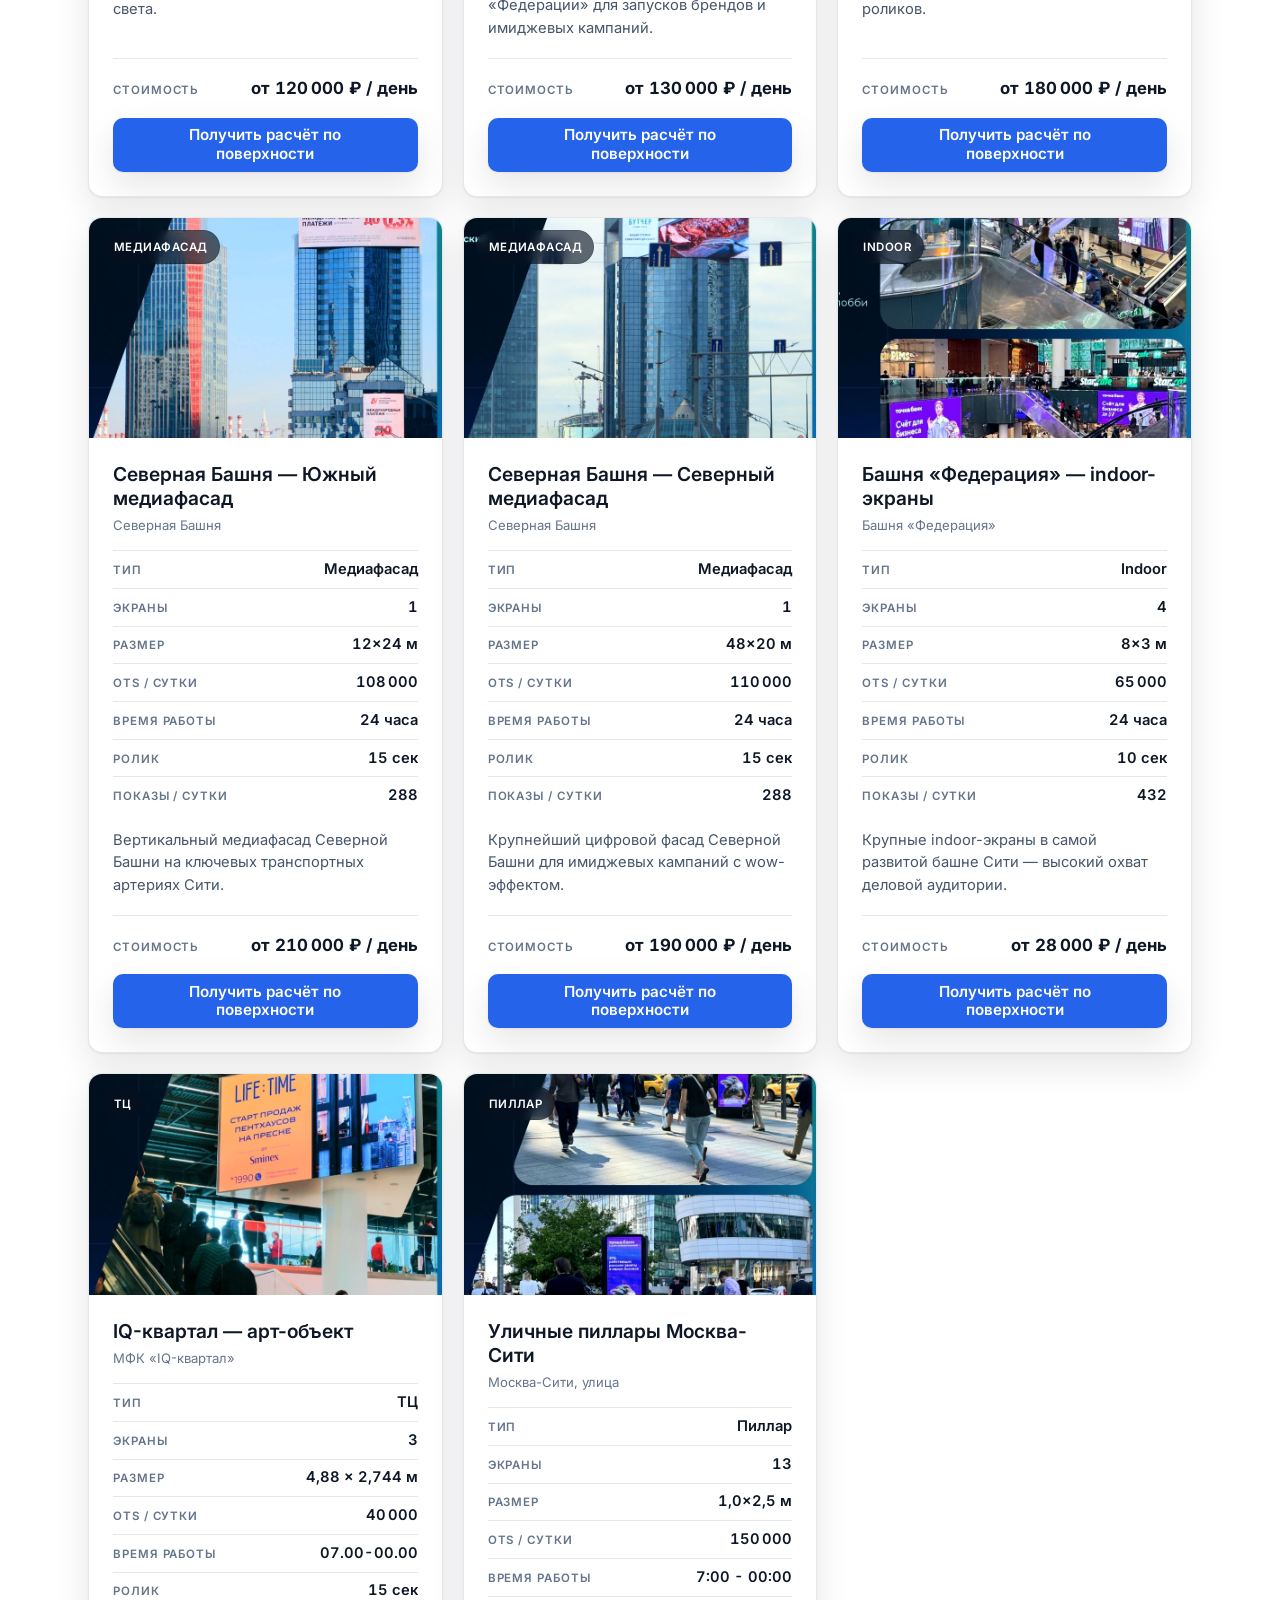
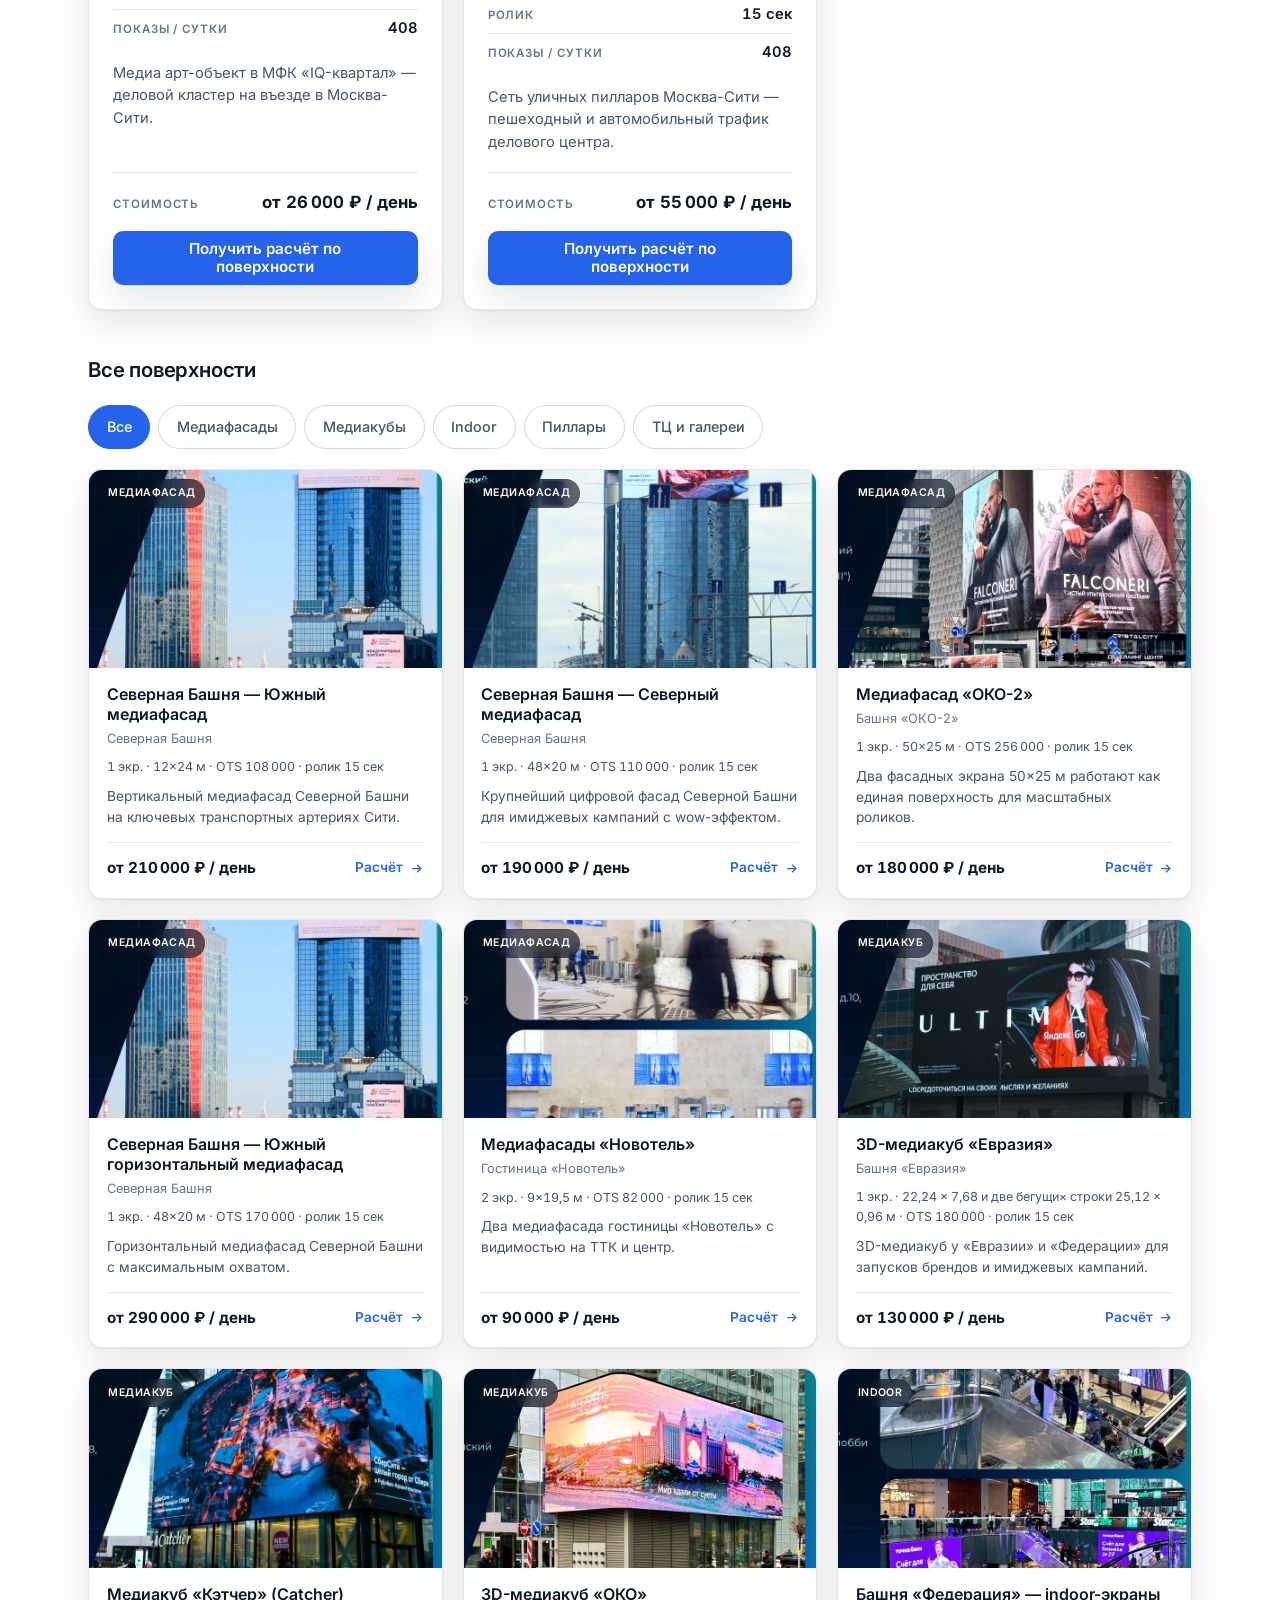
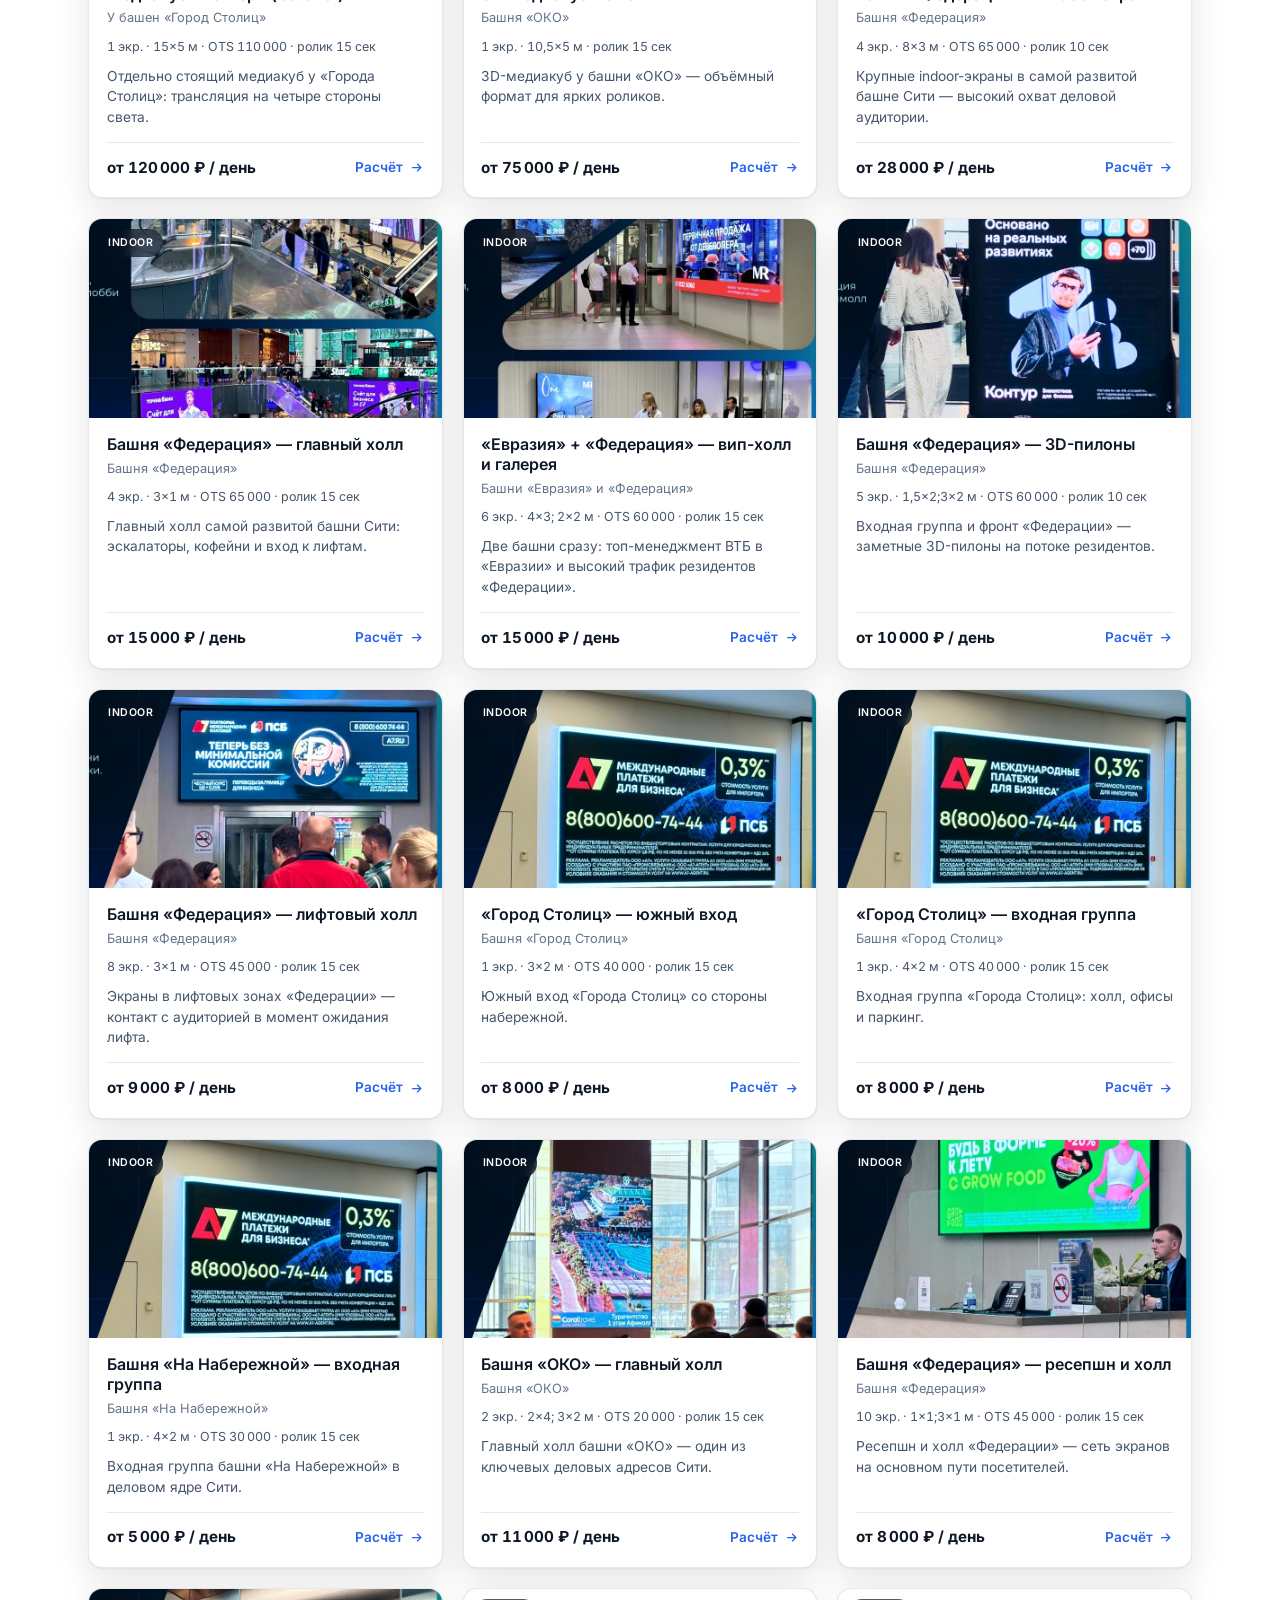
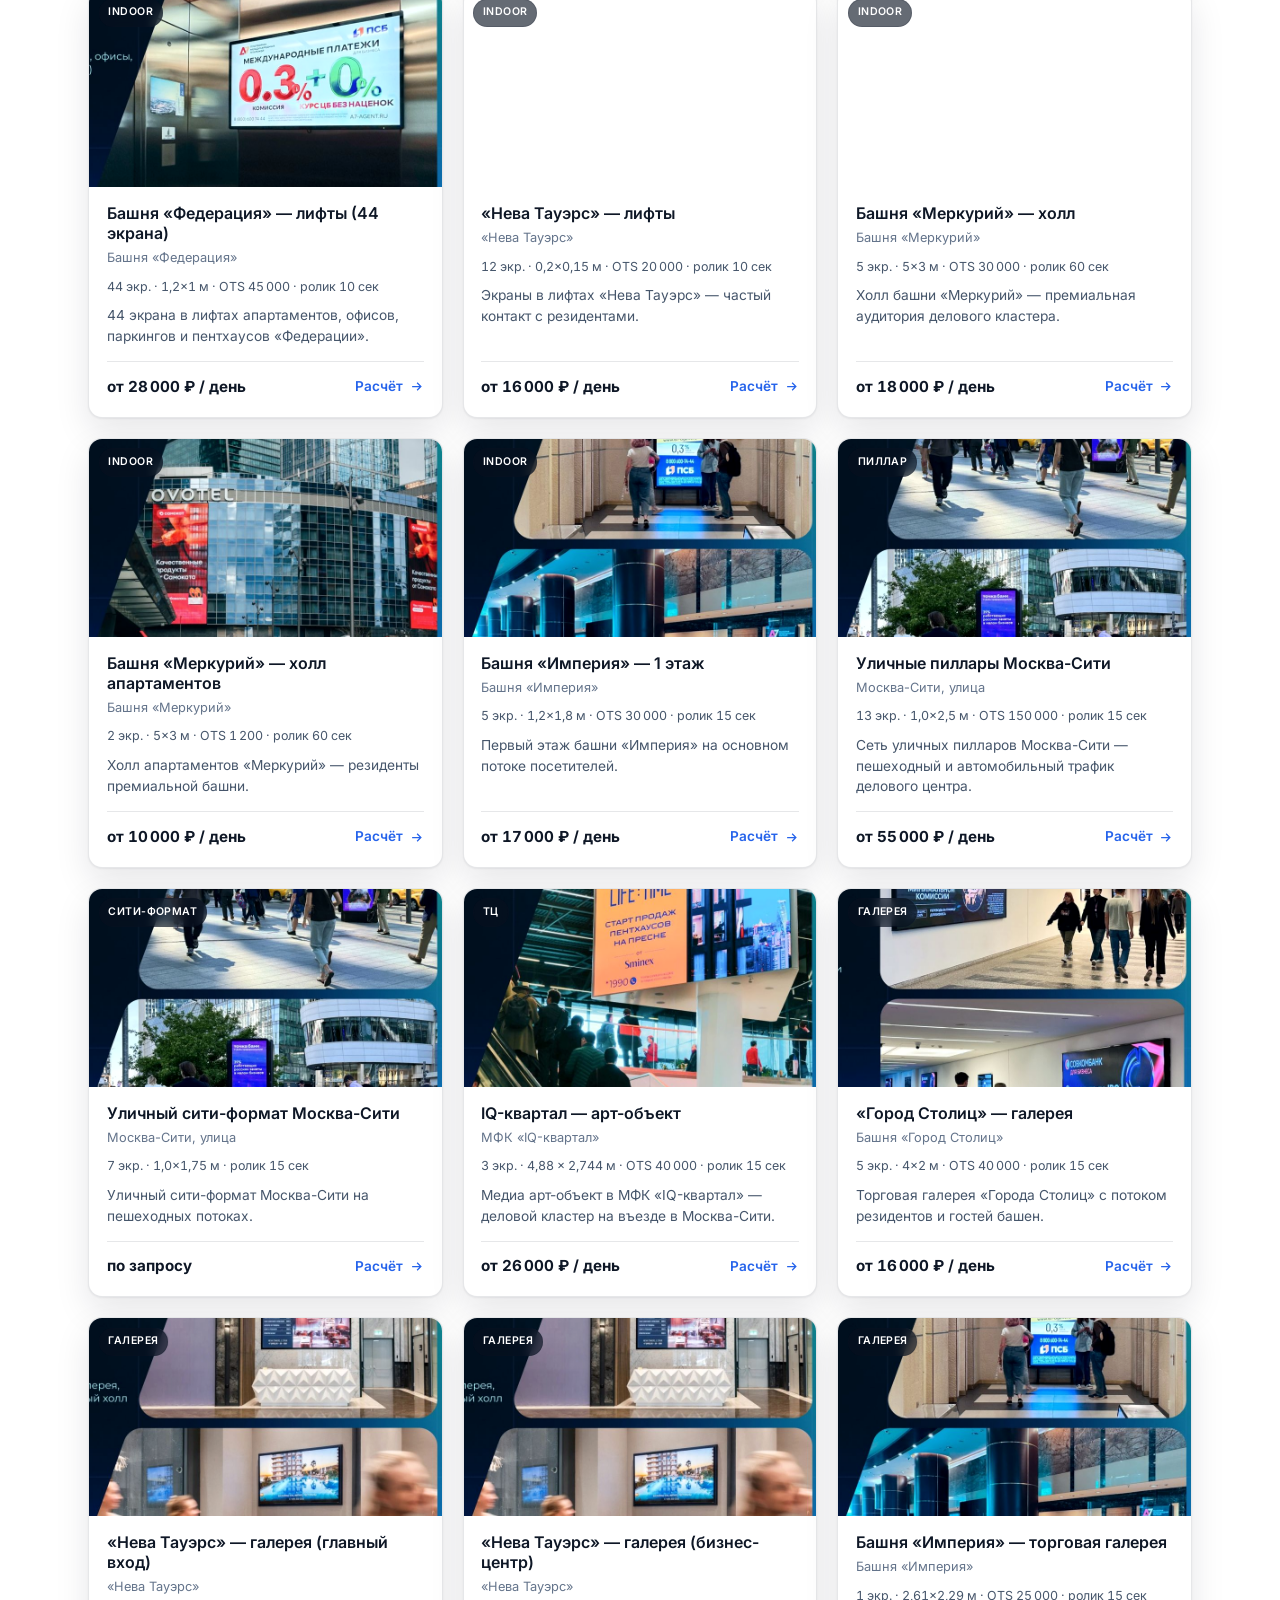
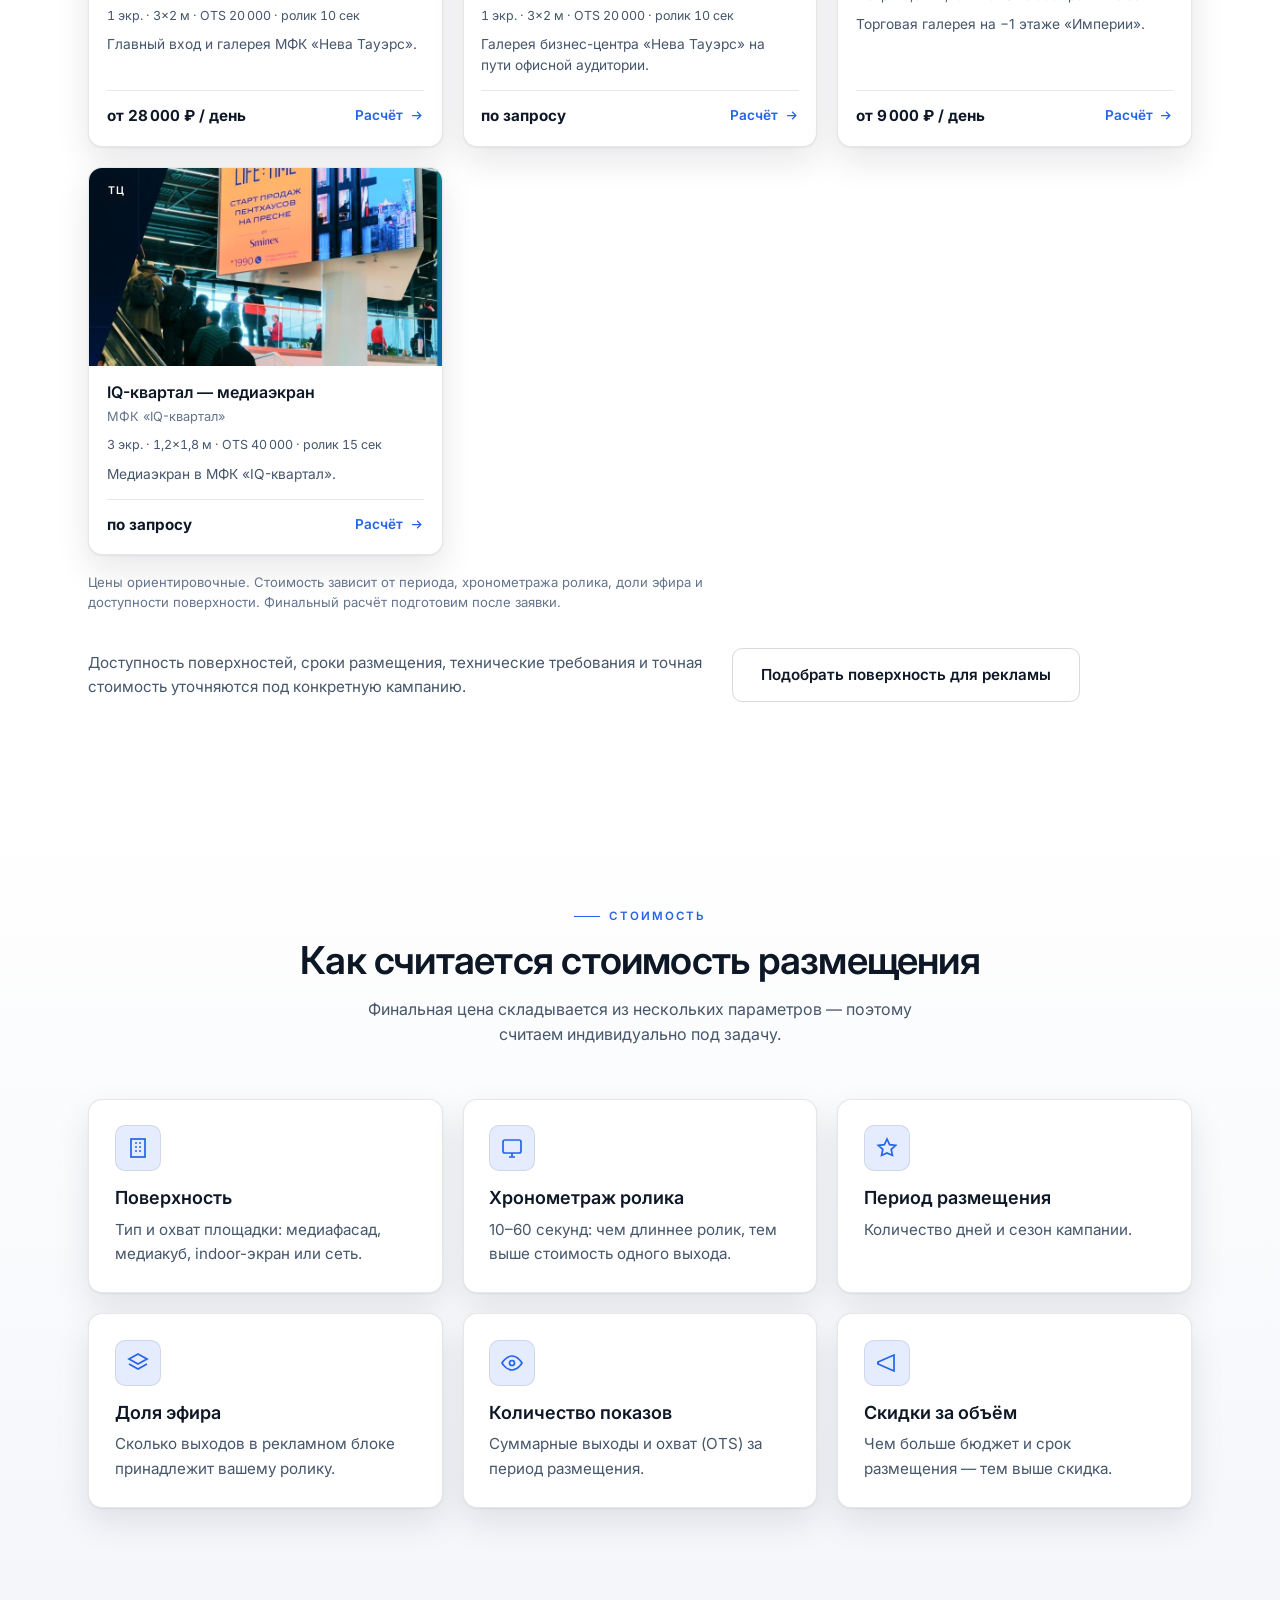
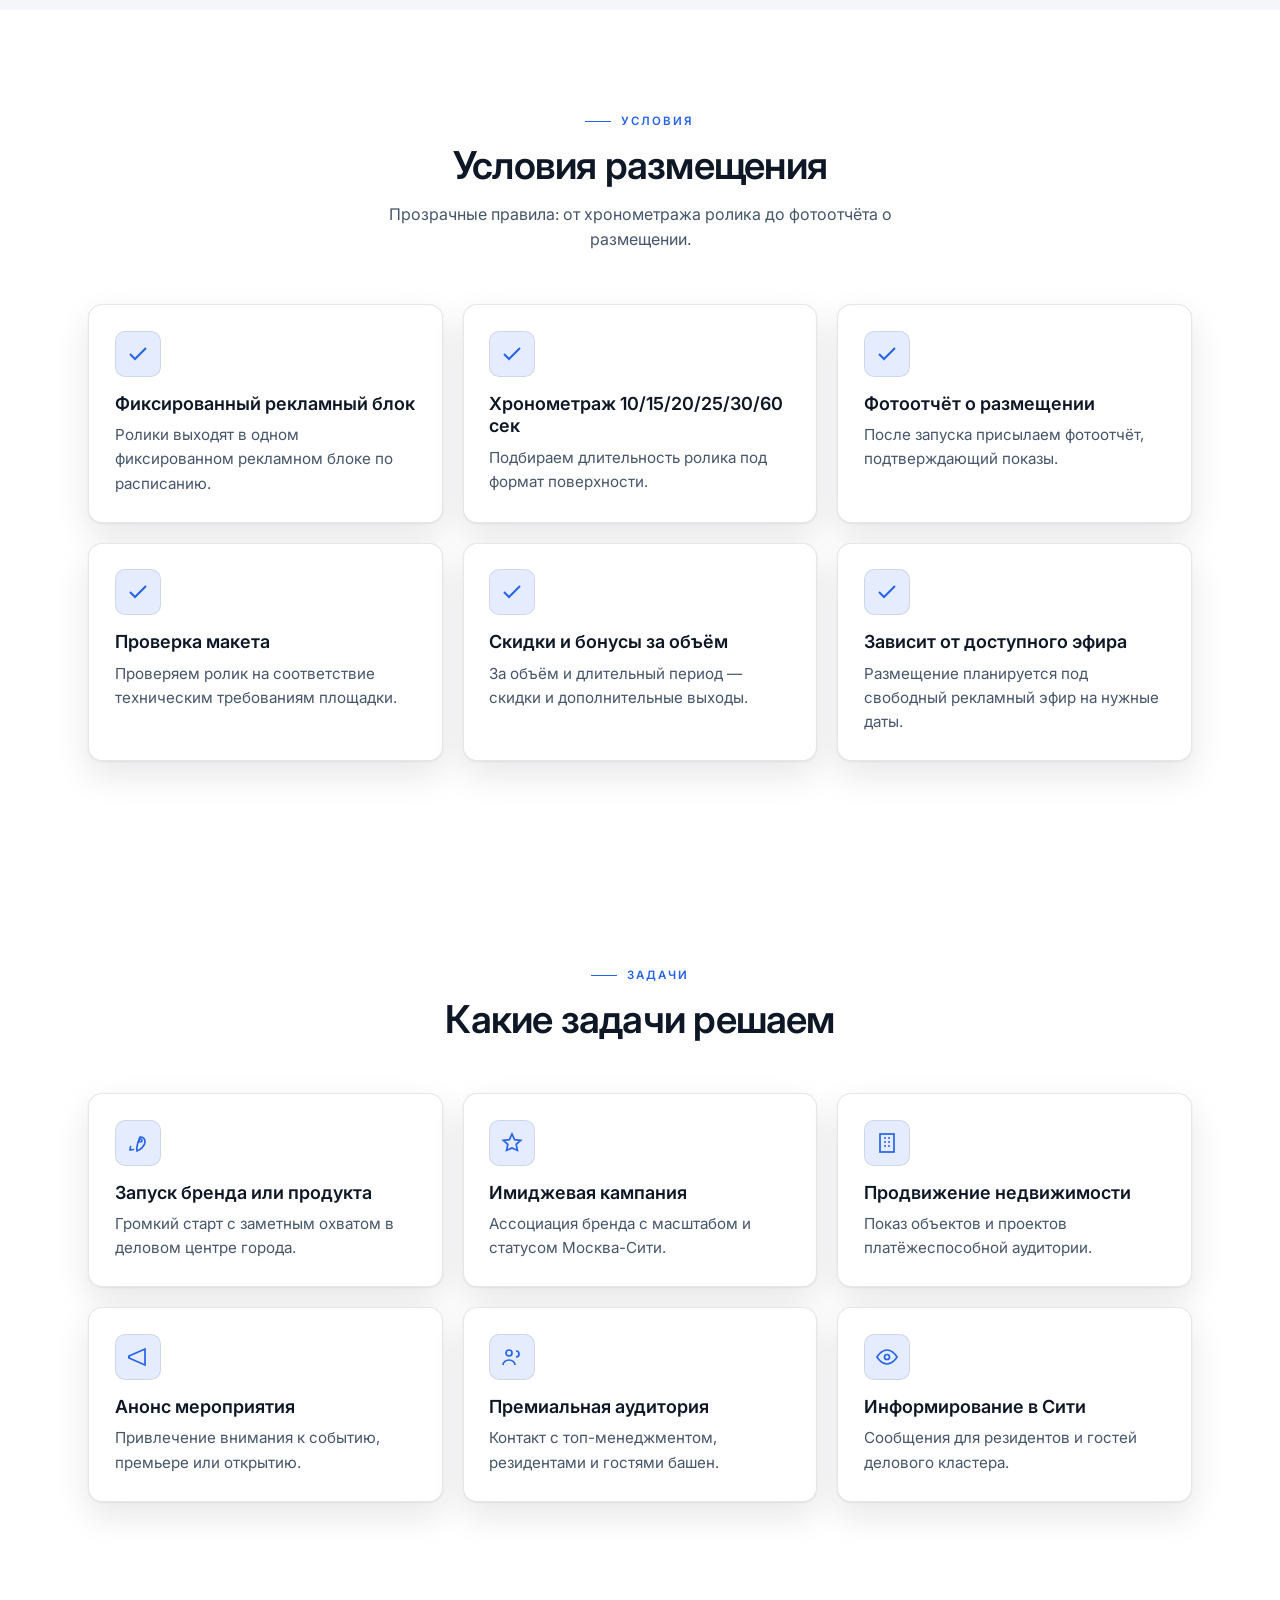
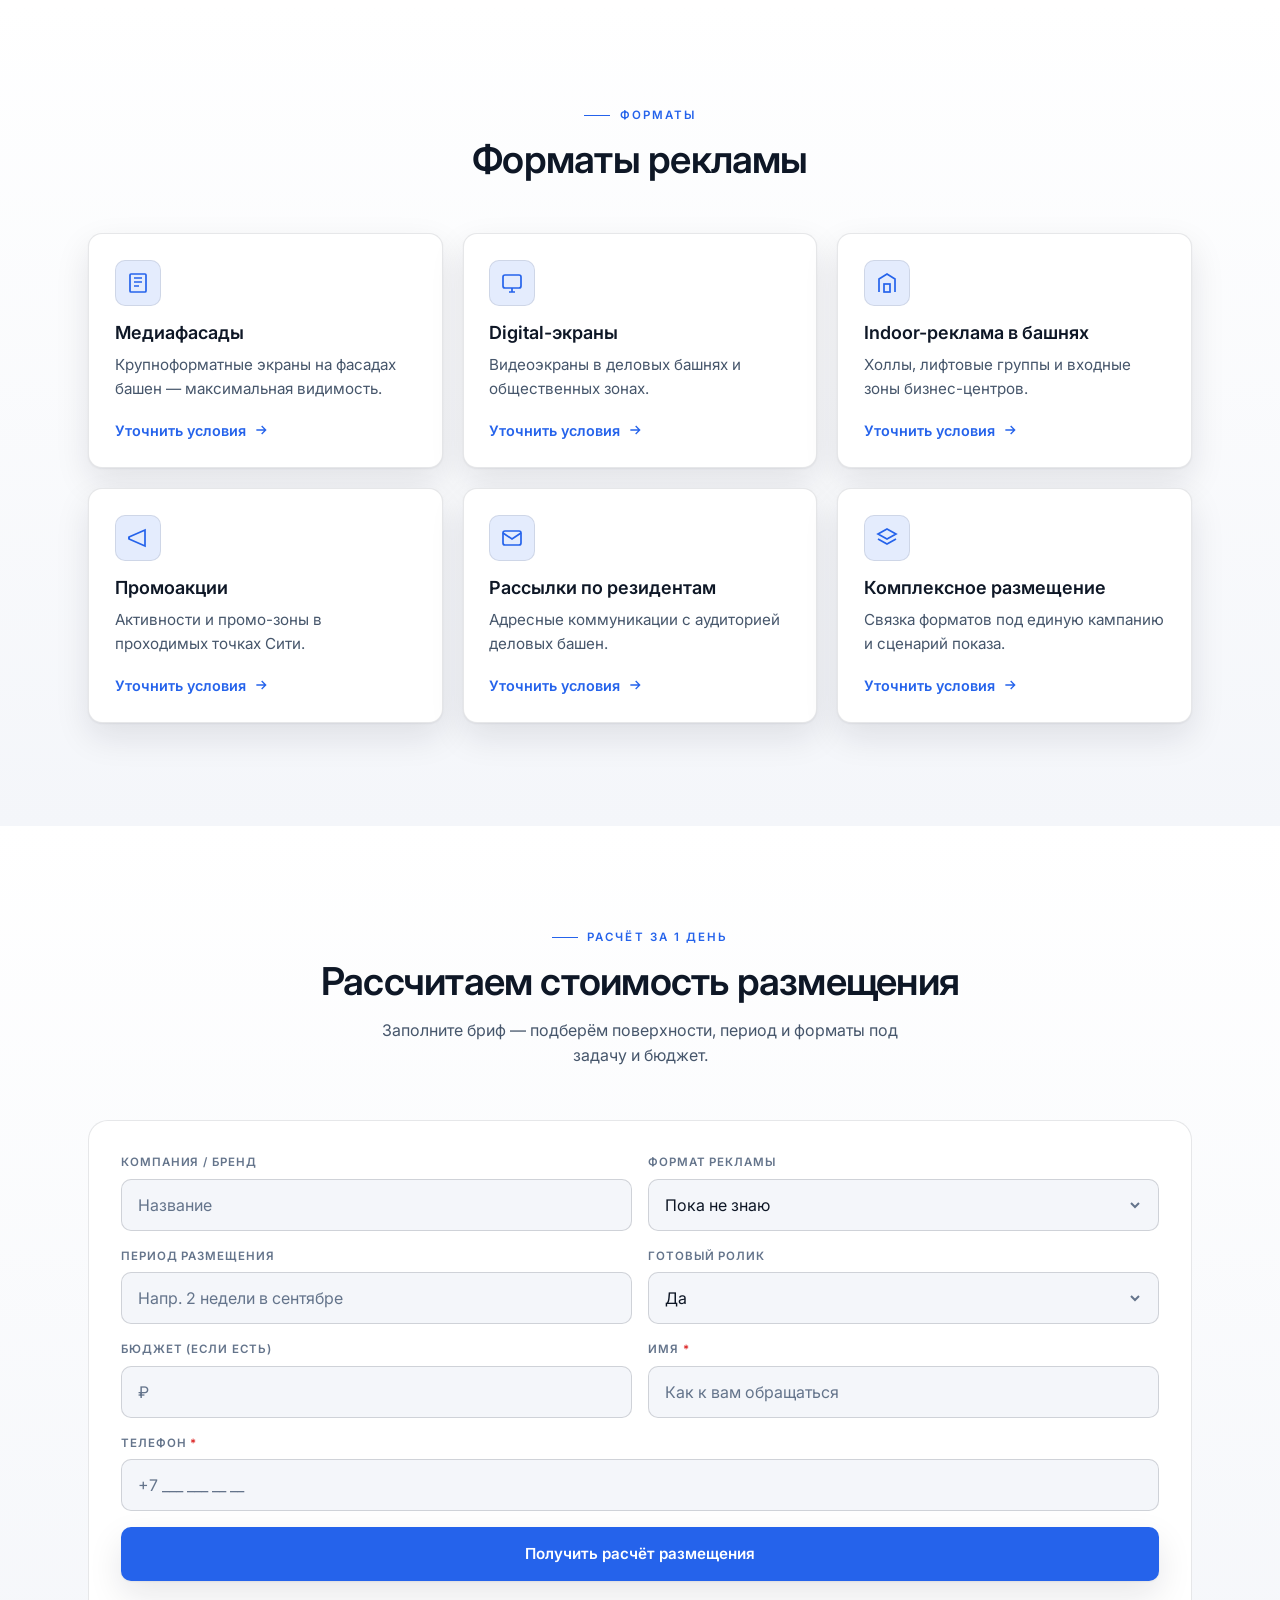
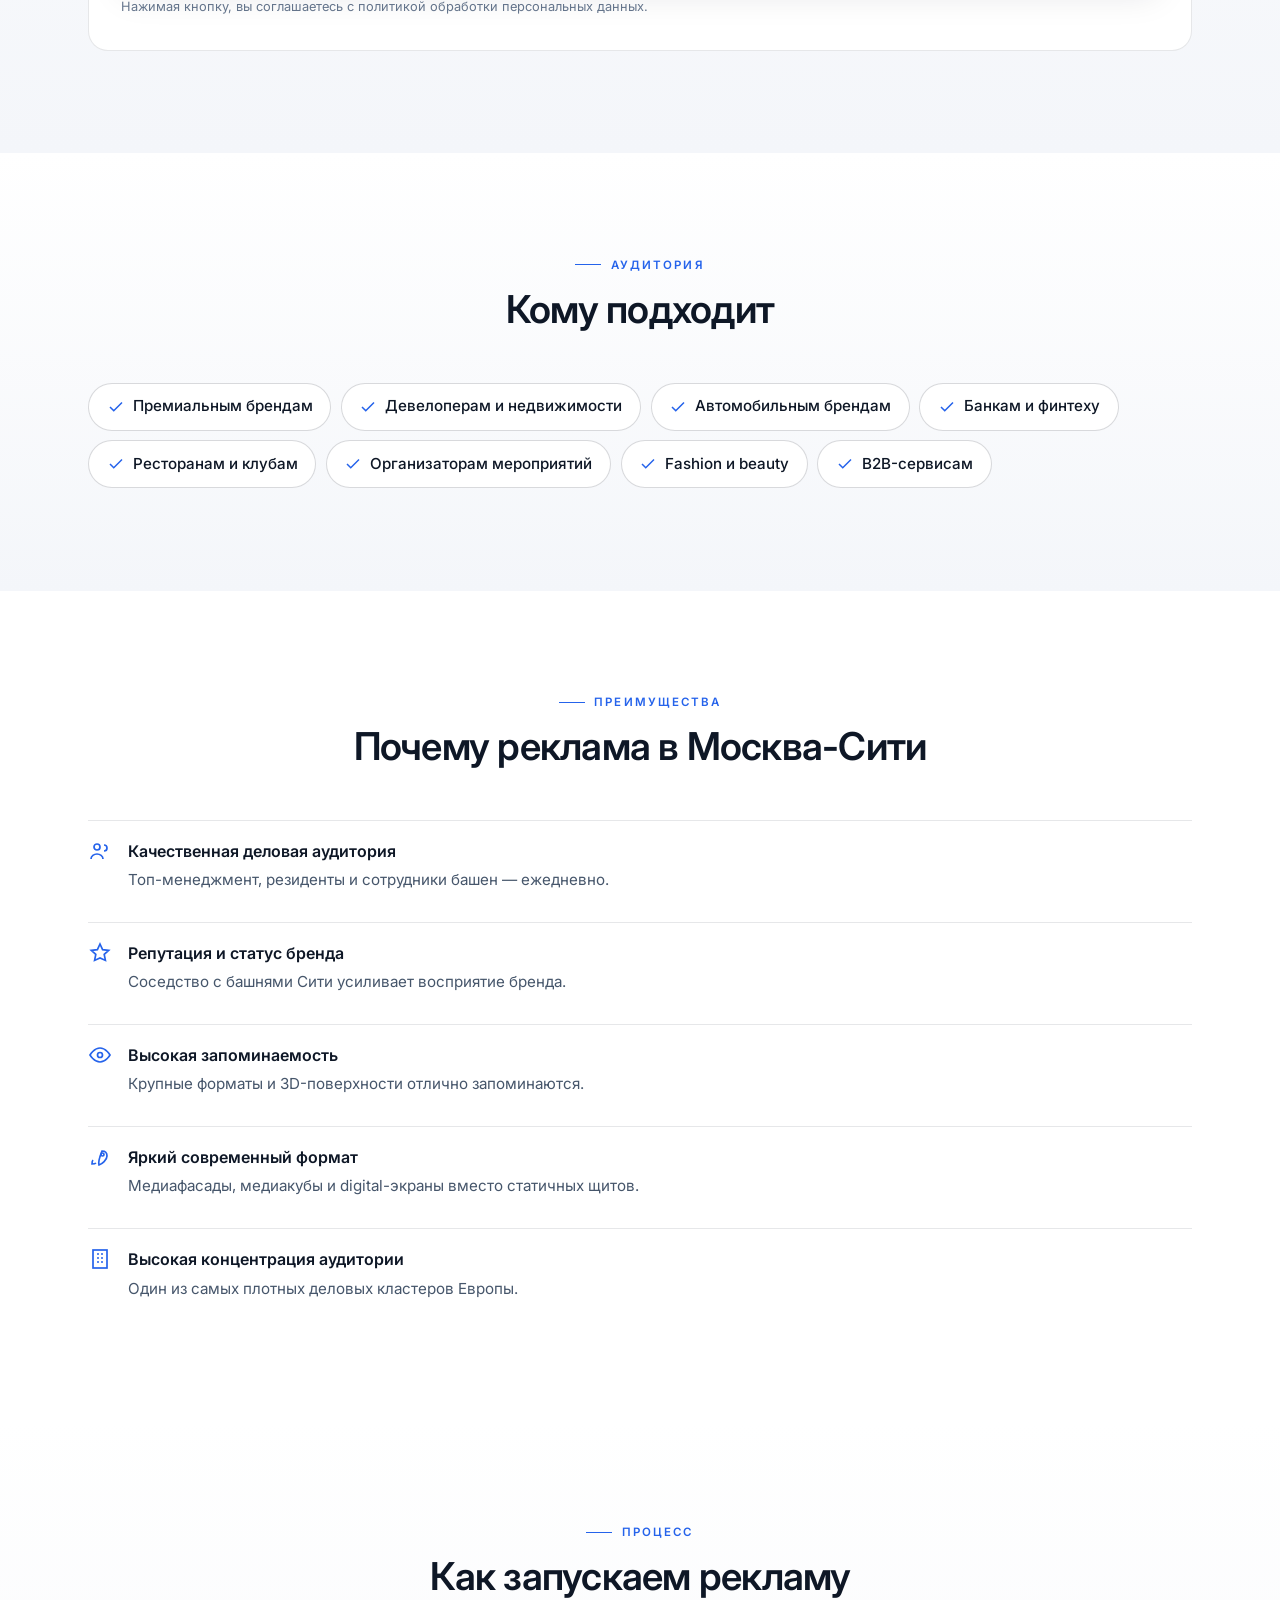
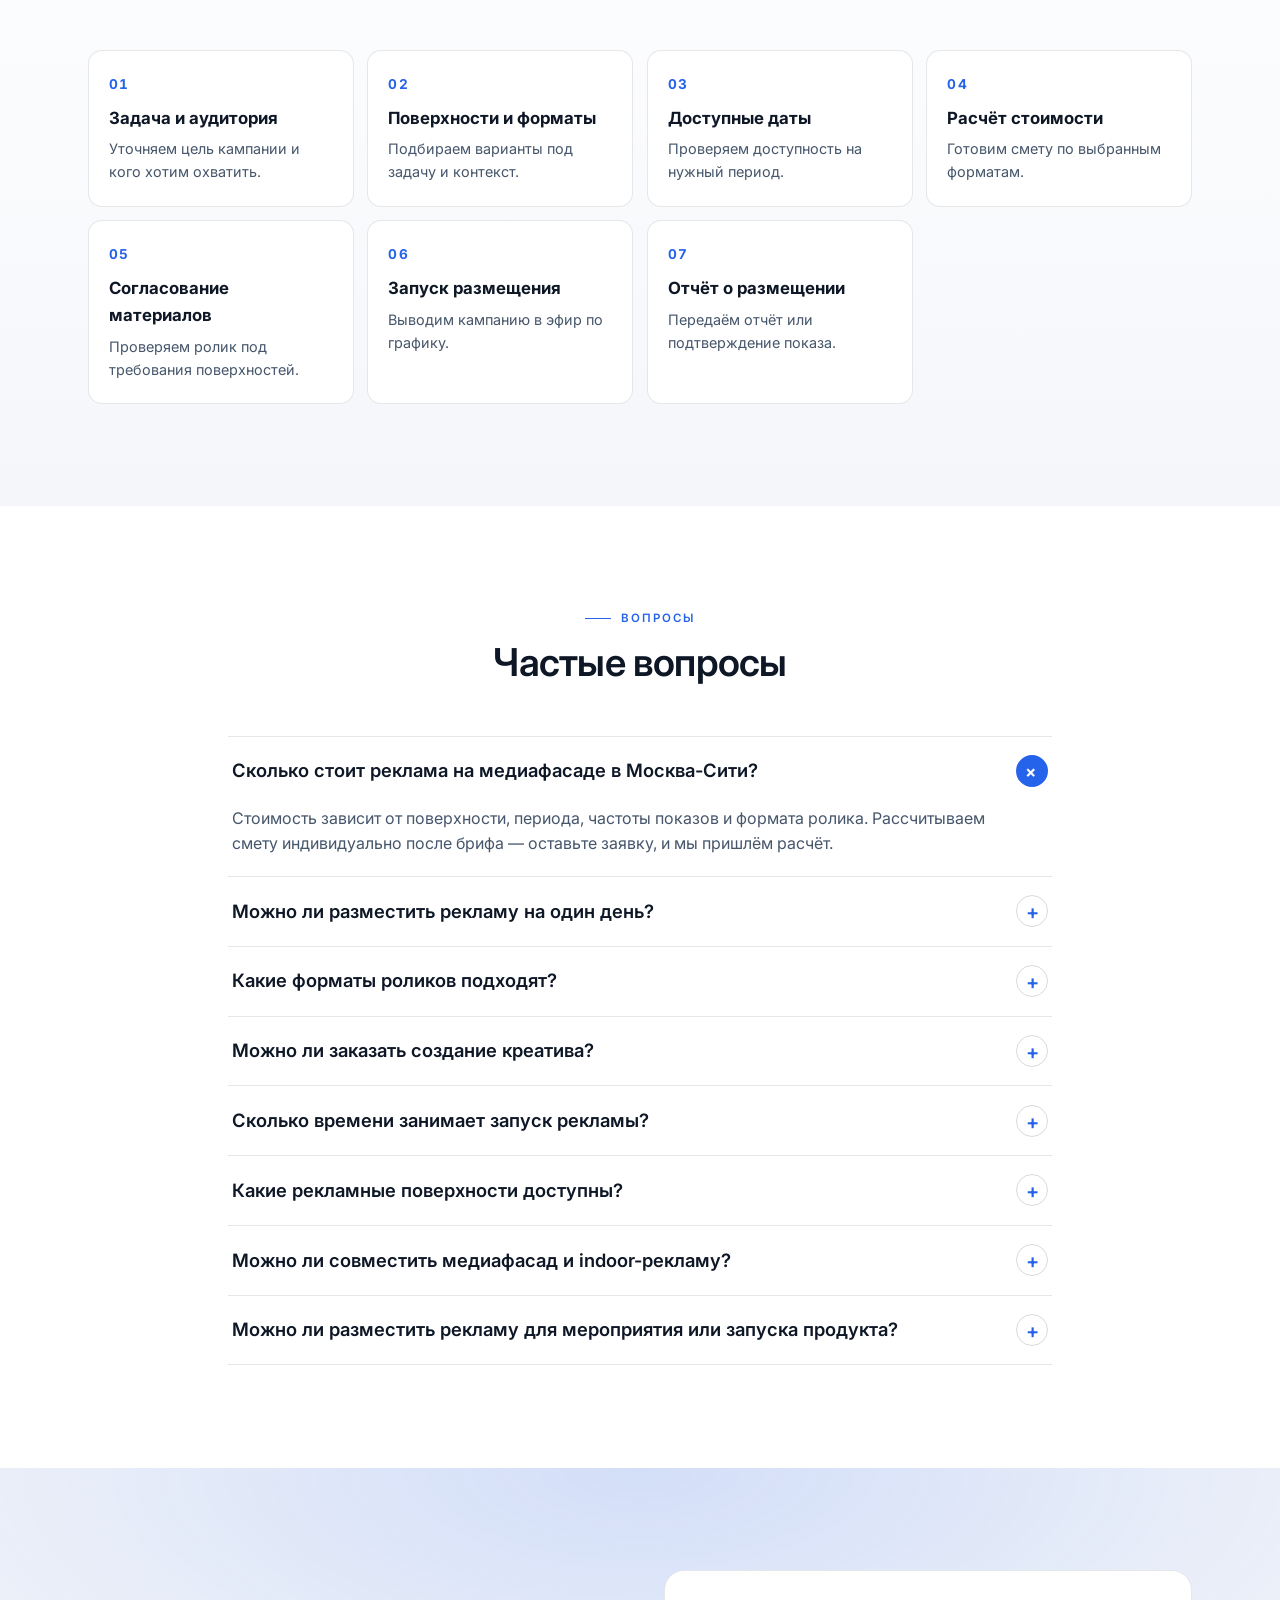
<file: reklama-v-moskva-siti/prototype.html>
<!DOCTYPE html>
<html lang="ru">
<head>
  <meta charset="UTF-8">
  <meta name="viewport" content="width=device-width, initial-scale=1">
  <title>Реклама на медиафасадах в Москва-Сити — digital-экраны и размещение для брендов</title>
  <meta name="description" content="Размещение рекламы в Москва-Сити: медиафасады, digital-экраны, indoor-реклама, промоакции и комплексные кампании. Подберём формат, период и рассчитаем стоимость.">
  <link rel="canonical" href="https://moscow-city.online/reklama-v-moskva-siti/">
  <link rel="preconnect" href="https://fonts.googleapis.com">
  <link rel="preconnect" href="https://fonts.gstatic.com" crossorigin>
  <link href="https://fonts.googleapis.com/css2?family=Inter:wght@400;500;600;700&display=swap" rel="stylesheet">
  <link rel="stylesheet" href="assets/ads-city.css">
  <!-- ПРОТОТИП для предпросмотра. Прод-версия (Bitrix): см. template.php + README.md -->
</head>
<body style="margin:0">

<!-- SVG-спрайт -->
<svg width="0" height="0" aria-hidden="true" focusable="false" style="position:absolute">
  <symbol id="ac-facade" viewBox="0 0 24 24" fill="none" stroke="currentColor" stroke-width="1.7"><rect x="4" y="3" width="16" height="18" rx="1"/><path d="M8 7h8M8 11h8M8 15h5"/></symbol>
  <symbol id="ac-screen" viewBox="0 0 24 24" fill="none" stroke="currentColor" stroke-width="1.7"><rect x="3" y="4" width="18" height="13" rx="2"/><path d="M9 21h6M12 17v4"/></symbol>
  <symbol id="ac-indoor" viewBox="0 0 24 24" fill="none" stroke="currentColor" stroke-width="1.7"><path d="M4 21V8l8-5 8 5v13"/><rect x="9" y="13" width="6" height="8"/></symbol>
  <symbol id="ac-promo" viewBox="0 0 24 24" fill="none" stroke="currentColor" stroke-width="1.7"><path d="M3 11l16-7v16L3 13z"/><path d="M3 11v2"/></symbol>
  <symbol id="ac-mail" viewBox="0 0 24 24" fill="none" stroke="currentColor" stroke-width="1.7"><rect x="3" y="5" width="18" height="14" rx="2"/><path d="M3 7l9 6 9-6"/></symbol>
  <symbol id="ac-layers" viewBox="0 0 24 24" fill="none" stroke="currentColor" stroke-width="1.7"><path d="M12 3l9 5-9 5-9-5 9-5zM3 13l9 5 9-5"/></symbol>
  <symbol id="ac-rocket" viewBox="0 0 24 24" fill="none" stroke="currentColor" stroke-width="1.7"><path d="M5 15c-1 1-1 4-1 4s3 0 4-1m6-12c3 0 5 2 5 5 0 4-5 8-8 9-1-3 1-9 3-14z"/><circle cx="14.5" cy="9.5" r="1.5"/></symbol>
  <symbol id="ac-star" viewBox="0 0 24 24" fill="none" stroke="currentColor" stroke-width="1.7"><path d="M12 3l2.6 5.6 6.1.7-4.5 4.1 1.2 6L12 16.9 6.6 19.4l1.2-6L3.3 9.3l6.1-.7z"/></symbol>
  <symbol id="ac-building" viewBox="0 0 24 24" fill="none" stroke="currentColor" stroke-width="1.7"><rect x="5" y="3" width="14" height="18"/><path d="M9 7h2M13 7h2M9 11h2M13 11h2M9 15h2M13 15h2"/></symbol>
  <symbol id="ac-eye" viewBox="0 0 24 24" fill="none" stroke="currentColor" stroke-width="1.7"><path d="M2 12s4-7 10-7 10 7 10 7-4 7-10 7S2 12 2 12z"/><circle cx="12" cy="12" r="2.5"/></symbol>
  <symbol id="ac-users" viewBox="0 0 24 24" fill="none" stroke="currentColor" stroke-width="1.7"><circle cx="9" cy="8" r="3"/><path d="M3 20c0-3 3-5 6-5s6 2 6 5M16 6a3 3 0 010 6"/></symbol>
  <symbol id="ac-phone" viewBox="0 0 24 24" fill="none" stroke="currentColor" stroke-width="1.7"><path d="M6 3h3l1.5 5-2 1.5a12 12 0 006 6l1.5-2 5 1.5v3a2 2 0 01-2 2A16 16 0 014 5a2 2 0 012-2z"/></symbol>
  <symbol id="ac-arrow" viewBox="0 0 24 24" fill="none" stroke="currentColor" stroke-width="2"><path d="M5 12h14M13 6l6 6-6 6"/></symbol>
  <symbol id="ac-check" viewBox="0 0 24 24" fill="none" stroke="currentColor" stroke-width="2"><path d="M4 12l5 5L20 6"/></symbol>
</svg>

<div class="ads-city" id="ads-city">

  <!-- 1. HERO -->
  <header class="ads-city-hero">
    <img class="ads-city-hero__img" src="assets/img/hero.jpg" alt="Медиафасады и digital-экраны Москва-Сити вечером" width="1920" height="1080" fetchpriority="high" decoding="async">
    <div class="ads-city__wrap">
      <div class="ads-city-hero__content">
        <p class="ads-city-eyebrow">Москва-Сити · Наружная и digital-реклама</p>
        <h1 class="ads-city-h1">Реклама на медиафасадах и digital-экранах в Москва-Сити</h1>
        <p class="ads-city-lead">Медиафасады, digital-экраны, indoor и промо. Подберём форматы под задачу и рассчитаем стоимость размещения.</p>
        <div class="ads-city-hero__cta">
          <a class="ads-city-btn ads-city-btn--primary" href="#ads-city-calc">Получить расчёт</a>
          <a class="ads-city-btn ads-city-btn--ghost" href="tel:+74951234567"><svg aria-hidden="true"><use href="#ac-phone"/></svg> Позвонить</a>
        </div>
        <ul class="ads-city-hero__points">
          <li>Подбор поверхностей под задачу</li>
          <li>Расчёт стоимости за 1 день</li>
          <li>Сопровождение под ключ</li>
        </ul>
      </div>
    </div>
  </header>

  <!-- 5. РЕКЛАМНЫЕ ПОВЕРХНОСТИ -->
  <section class="ads-city-section" aria-labelledby="ac-surf-t">
    <div class="ads-city__wrap">
      <div class="ads-city-head">
        <p class="ads-city-eyebrow">Поверхности</p>
        <h2 class="ads-city-h2" id="ac-surf-t">Рекламные поверхности в Москва-Сити</h2>
        <p class="ads-city-sub">Каталог медиафасадов, медиакубов, indoor-экранов, пилларов и площадок в ТЦ — с ориентировочными ценами «от&nbsp;… ₽&nbsp;/&nbsp;день».</p>
      </div>

      <!-- 5.1 Избранные поверхности -->
      <h3 class="ads-city-surf-subhead">Избранные поверхности</h3>
      <div class="ads-city-surfaces">

        <article class="ads-city-surf">
          <div class="ads-city-surf__media"><img class="ads-city-surf__img" src="assets/img/screens/mediacube-catcher.jpg" alt="Медиакуб «Кэтчер» (Catcher), Москва-Сити" loading="lazy" decoding="async" width="800" height="500"><span class="ads-city-surf__badge">Медиакуб</span></div>
          <div class="ads-city-surf__body">
            <h4 class="ads-city-surf__name">Медиакуб «Кэтчер» (Catcher)</h4>
            <p class="ads-city-surf__loc">У башен «Город Столиц»</p>
            <ul class="ads-city-surf__meta"><li><span>Тип</span><b>Медиакуб</b></li><li><span>Экраны</span><b>1</b></li><li><span>Размер</span><b>15×5 м</b></li><li><span>OTS / сутки</span><b>110 000</b></li><li><span>Время работы</span><b>24 часа</b></li><li><span>Ролик</span><b>15 сек</b></li><li><span>Показы / сутки</span><b>288</b></li></ul>
            <p class="ads-city-surf__desc">Отдельно стоящий медиакуб у «Города Столиц»: трансляция на четыре стороны света.</p>
            <div class="ads-city-surf__price"><span class="ads-city-surf__price-label">Стоимость</span><span class="ads-city-surf__price-val">от 120 000 ₽ / день</span></div>
            <a class="ads-city-btn ads-city-btn--primary ads-city-surf__cta" href="#ads-city-calc" data-ads-surface="Медиакуб «Кэтчер» (Catcher)">Получить расчёт по поверхности</a>
          </div>
        </article>

        <article class="ads-city-surf">
          <div class="ads-city-surf__media"><img class="ads-city-surf__img" src="assets/img/screens/mediacube-eurasia.jpg" alt="3D-медиакуб «Евразия», Москва-Сити" loading="lazy" decoding="async" width="800" height="500"><span class="ads-city-surf__badge">Медиакуб</span></div>
          <div class="ads-city-surf__body">
            <h4 class="ads-city-surf__name">3D-медиакуб «Евразия»</h4>
            <p class="ads-city-surf__loc">Башня «Евразия»</p>
            <ul class="ads-city-surf__meta"><li><span>Тип</span><b>Медиакуб</b></li><li><span>Экраны</span><b>1</b></li><li><span>Размер</span><b>22,24 × 7,68 и две бегущи× строки 25,12 × 0,96 м</b></li><li><span>OTS / сутки</span><b>180 000</b></li><li><span>Время работы</span><b>24 часа</b></li><li><span>Ролик</span><b>15 сек</b></li><li><span>Показы / сутки</span><b>288</b></li></ul>
            <p class="ads-city-surf__desc">3D-медиакуб у «Евразии» и «Федерации» для запусков брендов и имиджевых кампаний.</p>
            <div class="ads-city-surf__price"><span class="ads-city-surf__price-label">Стоимость</span><span class="ads-city-surf__price-val">от 130 000 ₽ / день</span></div>
            <a class="ads-city-btn ads-city-btn--primary ads-city-surf__cta" href="#ads-city-calc" data-ads-surface="3D-медиакуб «Евразия»">Получить расчёт по поверхности</a>
          </div>
        </article>

        <article class="ads-city-surf">
          <div class="ads-city-surf__media"><img class="ads-city-surf__img" src="assets/img/screens/oko2-mediafacade.jpg" alt="Медиафасад «ОКО-2», Москва-Сити" loading="lazy" decoding="async" width="800" height="500"><span class="ads-city-surf__badge">Медиафасад</span></div>
          <div class="ads-city-surf__body">
            <h4 class="ads-city-surf__name">Медиафасад «ОКО-2»</h4>
            <p class="ads-city-surf__loc">Башня «ОКО-2»</p>
            <ul class="ads-city-surf__meta"><li><span>Тип</span><b>Медиафасад</b></li><li><span>Экраны</span><b>1</b></li><li><span>Размер</span><b>50×25 м</b></li><li><span>OTS / сутки</span><b>256 000</b></li><li><span>Время работы</span><b>24 часа</b></li><li><span>Ролик</span><b>15 сек</b></li><li><span>Показы / сутки</span><b>288</b></li></ul>
            <p class="ads-city-surf__desc">Два фасадных экрана 50×25 м работают как единая поверхность для масштабных роликов.</p>
            <div class="ads-city-surf__price"><span class="ads-city-surf__price-label">Стоимость</span><span class="ads-city-surf__price-val">от 180 000 ₽ / день</span></div>
            <a class="ads-city-btn ads-city-btn--primary ads-city-surf__cta" href="#ads-city-calc" data-ads-surface="Медиафасад «ОКО-2»">Получить расчёт по поверхности</a>
          </div>
        </article>

        <article class="ads-city-surf">
          <div class="ads-city-surf__media"><img class="ads-city-surf__img" src="assets/img/screens/north-tower-south.jpg" alt="Северная Башня — Южный медиафасад, Москва-Сити" loading="lazy" decoding="async" width="800" height="500"><span class="ads-city-surf__badge">Медиафасад</span></div>
          <div class="ads-city-surf__body">
            <h4 class="ads-city-surf__name">Северная Башня — Южный медиафасад</h4>
            <p class="ads-city-surf__loc">Северная Башня</p>
            <ul class="ads-city-surf__meta"><li><span>Тип</span><b>Медиафасад</b></li><li><span>Экраны</span><b>1</b></li><li><span>Размер</span><b>12×24 м</b></li><li><span>OTS / сутки</span><b>108 000</b></li><li><span>Время работы</span><b>24 часа</b></li><li><span>Ролик</span><b>15 сек</b></li><li><span>Показы / сутки</span><b>288</b></li></ul>
            <p class="ads-city-surf__desc">Вертикальный медиафасад Северной Башни на ключевых транспортных артериях Сити.</p>
            <div class="ads-city-surf__price"><span class="ads-city-surf__price-label">Стоимость</span><span class="ads-city-surf__price-val">от 210 000 ₽ / день</span></div>
            <a class="ads-city-btn ads-city-btn--primary ads-city-surf__cta" href="#ads-city-calc" data-ads-surface="Северная Башня — Южный медиафасад">Получить расчёт по поверхности</a>
          </div>
        </article>

        <article class="ads-city-surf">
          <div class="ads-city-surf__media"><img class="ads-city-surf__img" src="assets/img/screens/north-tower-north.jpg" alt="Северная Башня — Северный медиафасад, Москва-Сити" loading="lazy" decoding="async" width="800" height="500"><span class="ads-city-surf__badge">Медиафасад</span></div>
          <div class="ads-city-surf__body">
            <h4 class="ads-city-surf__name">Северная Башня — Северный медиафасад</h4>
            <p class="ads-city-surf__loc">Северная Башня</p>
            <ul class="ads-city-surf__meta"><li><span>Тип</span><b>Медиафасад</b></li><li><span>Экраны</span><b>1</b></li><li><span>Размер</span><b>48×20 м</b></li><li><span>OTS / сутки</span><b>110 000</b></li><li><span>Время работы</span><b>24 часа</b></li><li><span>Ролик</span><b>15 сек</b></li><li><span>Показы / сутки</span><b>288</b></li></ul>
            <p class="ads-city-surf__desc">Крупнейший цифровой фасад Северной Башни для имиджевых кампаний с wow-эффектом.</p>
            <div class="ads-city-surf__price"><span class="ads-city-surf__price-label">Стоимость</span><span class="ads-city-surf__price-val">от 190 000 ₽ / день</span></div>
            <a class="ads-city-btn ads-city-btn--primary ads-city-surf__cta" href="#ads-city-calc" data-ads-surface="Северная Башня — Северный медиафасад">Получить расчёт по поверхности</a>
          </div>
        </article>

        <article class="ads-city-surf">
          <div class="ads-city-surf__media"><img class="ads-city-surf__img" src="assets/img/screens/federation-screens.jpg" alt="Башня «Федерация» — indoor-экраны, Москва-Сити" loading="lazy" decoding="async" width="800" height="500"><span class="ads-city-surf__badge">Indoor</span></div>
          <div class="ads-city-surf__body">
            <h4 class="ads-city-surf__name">Башня «Федерация» — indoor-экраны</h4>
            <p class="ads-city-surf__loc">Башня «Федерация»</p>
            <ul class="ads-city-surf__meta"><li><span>Тип</span><b>Indoor</b></li><li><span>Экраны</span><b>4</b></li><li><span>Размер</span><b>8×3 м</b></li><li><span>OTS / сутки</span><b>65 000</b></li><li><span>Время работы</span><b>24 часа</b></li><li><span>Ролик</span><b>10 сек</b></li><li><span>Показы / сутки</span><b>432</b></li></ul>
            <p class="ads-city-surf__desc">Крупные indoor-экраны в самой развитой башне Сити — высокий охват деловой аудитории.</p>
            <div class="ads-city-surf__price"><span class="ads-city-surf__price-label">Стоимость</span><span class="ads-city-surf__price-val">от 28 000 ₽ / день</span></div>
            <a class="ads-city-btn ads-city-btn--primary ads-city-surf__cta" href="#ads-city-calc" data-ads-surface="Башня «Федерация» — indoor-экраны">Получить расчёт по поверхности</a>
          </div>
        </article>

        <article class="ads-city-surf">
          <div class="ads-city-surf__media"><img class="ads-city-surf__img" src="assets/img/screens/iq-quarter.jpg" alt="IQ-квартал — арт-объект, Москва-Сити" loading="lazy" decoding="async" width="800" height="500"><span class="ads-city-surf__badge">ТЦ</span></div>
          <div class="ads-city-surf__body">
            <h4 class="ads-city-surf__name">IQ-квартал — арт-объект</h4>
            <p class="ads-city-surf__loc">МФК «IQ-квартал»</p>
            <ul class="ads-city-surf__meta"><li><span>Тип</span><b>ТЦ</b></li><li><span>Экраны</span><b>3</b></li><li><span>Размер</span><b>4,88 × 2,744 м</b></li><li><span>OTS / сутки</span><b>40 000</b></li><li><span>Время работы</span><b>07.00-00.00</b></li><li><span>Ролик</span><b>15 сек</b></li><li><span>Показы / сутки</span><b>408</b></li></ul>
            <p class="ads-city-surf__desc">Медиа арт-объект в МФК «IQ-квартал» — деловой кластер на въезде в Москва-Сити.</p>
            <div class="ads-city-surf__price"><span class="ads-city-surf__price-label">Стоимость</span><span class="ads-city-surf__price-val">от 26 000 ₽ / день</span></div>
            <a class="ads-city-btn ads-city-btn--primary ads-city-surf__cta" href="#ads-city-calc" data-ads-surface="IQ-квартал — арт-объект">Получить расчёт по поверхности</a>
          </div>
        </article>

        <article class="ads-city-surf">
          <div class="ads-city-surf__media"><img class="ads-city-surf__img" src="assets/img/screens/street-pillars.jpg" alt="Уличные пиллары Москва-Сити, Москва-Сити" loading="lazy" decoding="async" width="800" height="500"><span class="ads-city-surf__badge">Пиллар</span></div>
          <div class="ads-city-surf__body">
            <h4 class="ads-city-surf__name">Уличные пиллары Москва-Сити</h4>
            <p class="ads-city-surf__loc">Москва-Сити, улица</p>
            <ul class="ads-city-surf__meta"><li><span>Тип</span><b>Пиллар</b></li><li><span>Экраны</span><b>13</b></li><li><span>Размер</span><b>1,0×2,5 м</b></li><li><span>OTS / сутки</span><b>150 000</b></li><li><span>Время работы</span><b>7:00 - 00:00</b></li><li><span>Ролик</span><b>15 сек</b></li><li><span>Показы / сутки</span><b>408</b></li></ul>
            <p class="ads-city-surf__desc">Сеть уличных пилларов Москва-Сити — пешеходный и автомобильный трафик делового центра.</p>
            <div class="ads-city-surf__price"><span class="ads-city-surf__price-label">Стоимость</span><span class="ads-city-surf__price-val">от 55 000 ₽ / день</span></div>
            <a class="ads-city-btn ads-city-btn--primary ads-city-surf__cta" href="#ads-city-calc" data-ads-surface="Уличные пиллары Москва-Сити">Получить расчёт по поверхности</a>
          </div>
        </article>

      </div>

      <!-- 5.2 Все поверхности + фильтры (без перезагрузки) -->
      <h3 class="ads-city-surf-subhead">Все поверхности</h3>
      <div class="ads-city-filters" role="group" aria-label="Фильтр поверхностей по типу">
        <button class="ads-city-filter" type="button" data-filter="all" aria-pressed="true">Все</button>
        <button class="ads-city-filter" type="button" data-filter="mediafasady" aria-pressed="false">Медиафасады</button>
        <button class="ads-city-filter" type="button" data-filter="mediakuby" aria-pressed="false">Медиакубы</button>
        <button class="ads-city-filter" type="button" data-filter="indoor" aria-pressed="false">Indoor</button>
        <button class="ads-city-filter" type="button" data-filter="pillary" aria-pressed="false">Пиллары</button>
        <button class="ads-city-filter" type="button" data-filter="tc" aria-pressed="false">ТЦ и галереи</button>
      </div>

      <div class="ads-city-catalog" id="ads-city-catalog">

        <article class="ads-city-cat" data-cat="mediafasady">
          <div class="ads-city-cat__media"><img class="ads-city-cat__img" src="assets/img/screens/north-tower-south.jpg" alt="Северная Башня — Южный медиафасад, Москва-Сити" loading="lazy" decoding="async" width="800" height="500"><span class="ads-city-cat__badge">Медиафасад</span></div>
          <div class="ads-city-cat__body">
            <h4 class="ads-city-cat__name">Северная Башня — Южный медиафасад</h4>
            <p class="ads-city-cat__loc">Северная Башня</p>
            <p class="ads-city-cat__specs">1 экр. · 12×24 м · OTS 108 000 · ролик 15 сек</p>
            <p class="ads-city-cat__desc">Вертикальный медиафасад Северной Башни на ключевых транспортных артериях Сити.</p>
            <div class="ads-city-cat__foot">
              <span class="ads-city-cat__price">от 210 000 ₽ / день</span>
              <a class="ads-city-cat__cta" href="#ads-city-calc" data-ads-surface="Северная Башня — Южный медиафасад">Расчёт <svg aria-hidden="true"><use href="#ac-arrow"/></svg></a>
            </div>
          </div>
        </article>

        <article class="ads-city-cat" data-cat="mediafasady">
          <div class="ads-city-cat__media"><img class="ads-city-cat__img" src="assets/img/screens/north-tower-north.jpg" alt="Северная Башня — Северный медиафасад, Москва-Сити" loading="lazy" decoding="async" width="800" height="500"><span class="ads-city-cat__badge">Медиафасад</span></div>
          <div class="ads-city-cat__body">
            <h4 class="ads-city-cat__name">Северная Башня — Северный медиафасад</h4>
            <p class="ads-city-cat__loc">Северная Башня</p>
            <p class="ads-city-cat__specs">1 экр. · 48×20 м · OTS 110 000 · ролик 15 сек</p>
            <p class="ads-city-cat__desc">Крупнейший цифровой фасад Северной Башни для имиджевых кампаний с wow-эффектом.</p>
            <div class="ads-city-cat__foot">
              <span class="ads-city-cat__price">от 190 000 ₽ / день</span>
              <a class="ads-city-cat__cta" href="#ads-city-calc" data-ads-surface="Северная Башня — Северный медиафасад">Расчёт <svg aria-hidden="true"><use href="#ac-arrow"/></svg></a>
            </div>
          </div>
        </article>

        <article class="ads-city-cat" data-cat="mediafasady">
          <div class="ads-city-cat__media"><img class="ads-city-cat__img" src="assets/img/screens/oko2-mediafacade.jpg" alt="Медиафасад «ОКО-2», Москва-Сити" loading="lazy" decoding="async" width="800" height="500"><span class="ads-city-cat__badge">Медиафасад</span></div>
          <div class="ads-city-cat__body">
            <h4 class="ads-city-cat__name">Медиафасад «ОКО-2»</h4>
            <p class="ads-city-cat__loc">Башня «ОКО-2»</p>
            <p class="ads-city-cat__specs">1 экр. · 50×25 м · OTS 256 000 · ролик 15 сек</p>
            <p class="ads-city-cat__desc">Два фасадных экрана 50×25 м работают как единая поверхность для масштабных роликов.</p>
            <div class="ads-city-cat__foot">
              <span class="ads-city-cat__price">от 180 000 ₽ / день</span>
              <a class="ads-city-cat__cta" href="#ads-city-calc" data-ads-surface="Медиафасад «ОКО-2»">Расчёт <svg aria-hidden="true"><use href="#ac-arrow"/></svg></a>
            </div>
          </div>
        </article>

        <article class="ads-city-cat" data-cat="mediafasady">
          <div class="ads-city-cat__media"><img class="ads-city-cat__img" src="assets/img/screens/north-tower-south.jpg" alt="Северная Башня — Южный горизонтальный медиафасад, Москва-Сити" loading="lazy" decoding="async" width="800" height="500"><span class="ads-city-cat__badge">Медиафасад</span></div>
          <div class="ads-city-cat__body">
            <h4 class="ads-city-cat__name">Северная Башня — Южный горизонтальный медиафасад</h4>
            <p class="ads-city-cat__loc">Северная Башня</p>
            <p class="ads-city-cat__specs">1 экр. · 48×20 м · OTS 170 000 · ролик 15 сек</p>
            <p class="ads-city-cat__desc">Горизонтальный медиафасад Северной Башни с максимальным охватом.</p>
            <div class="ads-city-cat__foot">
              <span class="ads-city-cat__price">от 290 000 ₽ / день</span>
              <a class="ads-city-cat__cta" href="#ads-city-calc" data-ads-surface="Северная Башня — Южный горизонтальный медиафасад">Расчёт <svg aria-hidden="true"><use href="#ac-arrow"/></svg></a>
            </div>
          </div>
        </article>

        <article class="ads-city-cat" data-cat="mediafasady">
          <div class="ads-city-cat__media"><img class="ads-city-cat__img" src="assets/img/screens/novotel-facades.jpg" alt="Медиафасады «Новотель», Москва-Сити" loading="lazy" decoding="async" width="800" height="500"><span class="ads-city-cat__badge">Медиафасад</span></div>
          <div class="ads-city-cat__body">
            <h4 class="ads-city-cat__name">Медиафасады «Новотель»</h4>
            <p class="ads-city-cat__loc">Гостиница «Новотель»</p>
            <p class="ads-city-cat__specs">2 экр. · 9×19,5 м · OTS 82 000 · ролик 15 сек</p>
            <p class="ads-city-cat__desc">Два медиафасада гостиницы «Новотель» с видимостью на ТТК и центр.</p>
            <div class="ads-city-cat__foot">
              <span class="ads-city-cat__price">от 90 000 ₽ / день</span>
              <a class="ads-city-cat__cta" href="#ads-city-calc" data-ads-surface="Медиафасады «Новотель»">Расчёт <svg aria-hidden="true"><use href="#ac-arrow"/></svg></a>
            </div>
          </div>
        </article>

        <article class="ads-city-cat" data-cat="mediakuby">
          <div class="ads-city-cat__media"><img class="ads-city-cat__img" src="assets/img/screens/mediacube-eurasia.jpg" alt="3D-медиакуб «Евразия», Москва-Сити" loading="lazy" decoding="async" width="800" height="500"><span class="ads-city-cat__badge">Медиакуб</span></div>
          <div class="ads-city-cat__body">
            <h4 class="ads-city-cat__name">3D-медиакуб «Евразия»</h4>
            <p class="ads-city-cat__loc">Башня «Евразия»</p>
            <p class="ads-city-cat__specs">1 экр. · 22,24 × 7,68 и две бегущи× строки 25,12 × 0,96 м · OTS 180 000 · ролик 15 сек</p>
            <p class="ads-city-cat__desc">3D-медиакуб у «Евразии» и «Федерации» для запусков брендов и имиджевых кампаний.</p>
            <div class="ads-city-cat__foot">
              <span class="ads-city-cat__price">от 130 000 ₽ / день</span>
              <a class="ads-city-cat__cta" href="#ads-city-calc" data-ads-surface="3D-медиакуб «Евразия»">Расчёт <svg aria-hidden="true"><use href="#ac-arrow"/></svg></a>
            </div>
          </div>
        </article>

        <article class="ads-city-cat" data-cat="mediakuby">
          <div class="ads-city-cat__media"><img class="ads-city-cat__img" src="assets/img/screens/mediacube-catcher.jpg" alt="Медиакуб «Кэтчер» (Catcher), Москва-Сити" loading="lazy" decoding="async" width="800" height="500"><span class="ads-city-cat__badge">Медиакуб</span></div>
          <div class="ads-city-cat__body">
            <h4 class="ads-city-cat__name">Медиакуб «Кэтчер» (Catcher)</h4>
            <p class="ads-city-cat__loc">У башен «Город Столиц»</p>
            <p class="ads-city-cat__specs">1 экр. · 15×5 м · OTS 110 000 · ролик 15 сек</p>
            <p class="ads-city-cat__desc">Отдельно стоящий медиакуб у «Города Столиц»: трансляция на четыре стороны света.</p>
            <div class="ads-city-cat__foot">
              <span class="ads-city-cat__price">от 120 000 ₽ / день</span>
              <a class="ads-city-cat__cta" href="#ads-city-calc" data-ads-surface="Медиакуб «Кэтчер» (Catcher)">Расчёт <svg aria-hidden="true"><use href="#ac-arrow"/></svg></a>
            </div>
          </div>
        </article>

        <article class="ads-city-cat" data-cat="mediakuby">
          <div class="ads-city-cat__media"><img class="ads-city-cat__img" src="assets/img/screens/oko-cube.jpg" alt="3D-медиакуб «ОКО», Москва-Сити" loading="lazy" decoding="async" width="800" height="500"><span class="ads-city-cat__badge">Медиакуб</span></div>
          <div class="ads-city-cat__body">
            <h4 class="ads-city-cat__name">3D-медиакуб «ОКО»</h4>
            <p class="ads-city-cat__loc">Башня «ОКО»</p>
            <p class="ads-city-cat__specs">1 экр. · 10,5×5 м · ролик 15 сек</p>
            <p class="ads-city-cat__desc">3D-медиакуб у башни «ОКО» — объёмный формат для ярких роликов.</p>
            <div class="ads-city-cat__foot">
              <span class="ads-city-cat__price">от 75 000 ₽ / день</span>
              <a class="ads-city-cat__cta" href="#ads-city-calc" data-ads-surface="3D-медиакуб «ОКО»">Расчёт <svg aria-hidden="true"><use href="#ac-arrow"/></svg></a>
            </div>
          </div>
        </article>

        <article class="ads-city-cat" data-cat="indoor">
          <div class="ads-city-cat__media"><img class="ads-city-cat__img" src="assets/img/screens/federation-screens.jpg" alt="Башня «Федерация» — indoor-экраны, Москва-Сити" loading="lazy" decoding="async" width="800" height="500"><span class="ads-city-cat__badge">Indoor</span></div>
          <div class="ads-city-cat__body">
            <h4 class="ads-city-cat__name">Башня «Федерация» — indoor-экраны</h4>
            <p class="ads-city-cat__loc">Башня «Федерация»</p>
            <p class="ads-city-cat__specs">4 экр. · 8×3 м · OTS 65 000 · ролик 10 сек</p>
            <p class="ads-city-cat__desc">Крупные indoor-экраны в самой развитой башне Сити — высокий охват деловой аудитории.</p>
            <div class="ads-city-cat__foot">
              <span class="ads-city-cat__price">от 28 000 ₽ / день</span>
              <a class="ads-city-cat__cta" href="#ads-city-calc" data-ads-surface="Башня «Федерация» — indoor-экраны">Расчёт <svg aria-hidden="true"><use href="#ac-arrow"/></svg></a>
            </div>
          </div>
        </article>

        <article class="ads-city-cat" data-cat="indoor">
          <div class="ads-city-cat__media"><img class="ads-city-cat__img" src="assets/img/screens/federation-screens.jpg" alt="Башня «Федерация» — главный холл, Москва-Сити" loading="lazy" decoding="async" width="800" height="500"><span class="ads-city-cat__badge">Indoor</span></div>
          <div class="ads-city-cat__body">
            <h4 class="ads-city-cat__name">Башня «Федерация» — главный холл</h4>
            <p class="ads-city-cat__loc">Башня «Федерация»</p>
            <p class="ads-city-cat__specs">4 экр. · 3×1 м · OTS 65 000 · ролик 15 сек</p>
            <p class="ads-city-cat__desc">Главный холл самой развитой башни Сити: эскалаторы, кофейни и вход к лифтам.</p>
            <div class="ads-city-cat__foot">
              <span class="ads-city-cat__price">от 15 000 ₽ / день</span>
              <a class="ads-city-cat__cta" href="#ads-city-calc" data-ads-surface="Башня «Федерация» — главный холл">Расчёт <svg aria-hidden="true"><use href="#ac-arrow"/></svg></a>
            </div>
          </div>
        </article>

        <article class="ads-city-cat" data-cat="indoor">
          <div class="ads-city-cat__media"><img class="ads-city-cat__img" src="assets/img/screens/eurasia-federation.jpg" alt="«Евразия» + «Федерация» — вип-холл и галерея, Москва-Сити" loading="lazy" decoding="async" width="800" height="500"><span class="ads-city-cat__badge">Indoor</span></div>
          <div class="ads-city-cat__body">
            <h4 class="ads-city-cat__name">«Евразия» + «Федерация» — вип-холл и галерея</h4>
            <p class="ads-city-cat__loc">Башни «Евразия» и «Федерация»</p>
            <p class="ads-city-cat__specs">6 экр. · 4×3; 2×2 м · OTS 60 000 · ролик 15 сек</p>
            <p class="ads-city-cat__desc">Две башни сразу: топ-менеджмент ВТБ в «Евразии» и высокий трафик резидентов «Федерации».</p>
            <div class="ads-city-cat__foot">
              <span class="ads-city-cat__price">от 15 000 ₽ / день</span>
              <a class="ads-city-cat__cta" href="#ads-city-calc" data-ads-surface="«Евразия» + «Федерация» — вип-холл и галерея">Расчёт <svg aria-hidden="true"><use href="#ac-arrow"/></svg></a>
            </div>
          </div>
        </article>

        <article class="ads-city-cat" data-cat="indoor">
          <div class="ads-city-cat__media"><img class="ads-city-cat__img" src="assets/img/screens/federation-pylons.jpg" alt="Башня «Федерация» — 3D-пилоны, Москва-Сити" loading="lazy" decoding="async" width="800" height="500"><span class="ads-city-cat__badge">Indoor</span></div>
          <div class="ads-city-cat__body">
            <h4 class="ads-city-cat__name">Башня «Федерация» — 3D-пилоны</h4>
            <p class="ads-city-cat__loc">Башня «Федерация»</p>
            <p class="ads-city-cat__specs">5 экр. · 1,5×2;3×2 м · OTS 60 000 · ролик 10 сек</p>
            <p class="ads-city-cat__desc">Входная группа и фронт «Федерации» — заметные 3D-пилоны на потоке резидентов.</p>
            <div class="ads-city-cat__foot">
              <span class="ads-city-cat__price">от 10 000 ₽ / день</span>
              <a class="ads-city-cat__cta" href="#ads-city-calc" data-ads-surface="Башня «Федерация» — 3D-пилоны">Расчёт <svg aria-hidden="true"><use href="#ac-arrow"/></svg></a>
            </div>
          </div>
        </article>

        <article class="ads-city-cat" data-cat="indoor">
          <div class="ads-city-cat__media"><img class="ads-city-cat__img" src="assets/img/screens/federation-lift-hall.jpg" alt="Башня «Федерация» — лифтовый холл, Москва-Сити" loading="lazy" decoding="async" width="800" height="500"><span class="ads-city-cat__badge">Indoor</span></div>
          <div class="ads-city-cat__body">
            <h4 class="ads-city-cat__name">Башня «Федерация» — лифтовый холл</h4>
            <p class="ads-city-cat__loc">Башня «Федерация»</p>
            <p class="ads-city-cat__specs">8 экр. · 3×1 м · OTS 45 000 · ролик 15 сек</p>
            <p class="ads-city-cat__desc">Экраны в лифтовых зонах «Федерации» — контакт с аудиторией в момент ожидания лифта.</p>
            <div class="ads-city-cat__foot">
              <span class="ads-city-cat__price">от 9 000 ₽ / день</span>
              <a class="ads-city-cat__cta" href="#ads-city-calc" data-ads-surface="Башня «Федерация» — лифтовый холл">Расчёт <svg aria-hidden="true"><use href="#ac-arrow"/></svg></a>
            </div>
          </div>
        </article>

        <article class="ads-city-cat" data-cat="indoor">
          <div class="ads-city-cat__media"><img class="ads-city-cat__img" src="assets/img/screens/city-of-capitals-hall.jpg" alt="«Город Столиц» — южный вход, Москва-Сити" loading="lazy" decoding="async" width="800" height="500"><span class="ads-city-cat__badge">Indoor</span></div>
          <div class="ads-city-cat__body">
            <h4 class="ads-city-cat__name">«Город Столиц» — южный вход</h4>
            <p class="ads-city-cat__loc">Башня «Город Столиц»</p>
            <p class="ads-city-cat__specs">1 экр. · 3×2 м · OTS 40 000 · ролик 15 сек</p>
            <p class="ads-city-cat__desc">Южный вход «Города Столиц» со стороны набережной.</p>
            <div class="ads-city-cat__foot">
              <span class="ads-city-cat__price">от 8 000 ₽ / день</span>
              <a class="ads-city-cat__cta" href="#ads-city-calc" data-ads-surface="«Город Столиц» — южный вход">Расчёт <svg aria-hidden="true"><use href="#ac-arrow"/></svg></a>
            </div>
          </div>
        </article>

        <article class="ads-city-cat" data-cat="indoor">
          <div class="ads-city-cat__media"><img class="ads-city-cat__img" src="assets/img/screens/city-of-capitals-hall.jpg" alt="«Город Столиц» — входная группа, Москва-Сити" loading="lazy" decoding="async" width="800" height="500"><span class="ads-city-cat__badge">Indoor</span></div>
          <div class="ads-city-cat__body">
            <h4 class="ads-city-cat__name">«Город Столиц» — входная группа</h4>
            <p class="ads-city-cat__loc">Башня «Город Столиц»</p>
            <p class="ads-city-cat__specs">1 экр. · 4×2 м · OTS 40 000 · ролик 15 сек</p>
            <p class="ads-city-cat__desc">Входная группа «Города Столиц»: холл, офисы и паркинг.</p>
            <div class="ads-city-cat__foot">
              <span class="ads-city-cat__price">от 8 000 ₽ / день</span>
              <a class="ads-city-cat__cta" href="#ads-city-calc" data-ads-surface="«Город Столиц» — входная группа">Расчёт <svg aria-hidden="true"><use href="#ac-arrow"/></svg></a>
            </div>
          </div>
        </article>

        <article class="ads-city-cat" data-cat="indoor">
          <div class="ads-city-cat__media"><img class="ads-city-cat__img" src="assets/img/screens/city-of-capitals-hall.jpg" alt="Башня «На Набережной» — входная группа, Москва-Сити" loading="lazy" decoding="async" width="800" height="500"><span class="ads-city-cat__badge">Indoor</span></div>
          <div class="ads-city-cat__body">
            <h4 class="ads-city-cat__name">Башня «На Набережной» — входная группа</h4>
            <p class="ads-city-cat__loc">Башня «На Набережной»</p>
            <p class="ads-city-cat__specs">1 экр. · 4×2 м · OTS 30 000 · ролик 15 сек</p>
            <p class="ads-city-cat__desc">Входная группа башни «На Набережной» в деловом ядре Сити.</p>
            <div class="ads-city-cat__foot">
              <span class="ads-city-cat__price">от 5 000 ₽ / день</span>
              <a class="ads-city-cat__cta" href="#ads-city-calc" data-ads-surface="Башня «На Набережной» — входная группа">Расчёт <svg aria-hidden="true"><use href="#ac-arrow"/></svg></a>
            </div>
          </div>
        </article>

        <article class="ads-city-cat" data-cat="indoor">
          <div class="ads-city-cat__media"><img class="ads-city-cat__img" src="assets/img/screens/oko-hall.jpg" alt="Башня «ОКО» — главный холл, Москва-Сити" loading="lazy" decoding="async" width="800" height="500"><span class="ads-city-cat__badge">Indoor</span></div>
          <div class="ads-city-cat__body">
            <h4 class="ads-city-cat__name">Башня «ОКО» — главный холл</h4>
            <p class="ads-city-cat__loc">Башня «ОКО»</p>
            <p class="ads-city-cat__specs">2 экр. · 2×4; 3×2 м · OTS 20 000 · ролик 15 сек</p>
            <p class="ads-city-cat__desc">Главный холл башни «ОКО» — один из ключевых деловых адресов Сити.</p>
            <div class="ads-city-cat__foot">
              <span class="ads-city-cat__price">от 11 000 ₽ / день</span>
              <a class="ads-city-cat__cta" href="#ads-city-calc" data-ads-surface="Башня «ОКО» — главный холл">Расчёт <svg aria-hidden="true"><use href="#ac-arrow"/></svg></a>
            </div>
          </div>
        </article>

        <article class="ads-city-cat" data-cat="indoor">
          <div class="ads-city-cat__media"><img class="ads-city-cat__img" src="assets/img/screens/federation-reception.jpg" alt="Башня «Федерация» — ресепшн и холл, Москва-Сити" loading="lazy" decoding="async" width="800" height="500"><span class="ads-city-cat__badge">Indoor</span></div>
          <div class="ads-city-cat__body">
            <h4 class="ads-city-cat__name">Башня «Федерация» — ресепшн и холл</h4>
            <p class="ads-city-cat__loc">Башня «Федерация»</p>
            <p class="ads-city-cat__specs">10 экр. · 1×1;3×1 м · OTS 45 000 · ролик 15 сек</p>
            <p class="ads-city-cat__desc">Ресепшн и холл «Федерации» — сеть экранов на основном пути посетителей.</p>
            <div class="ads-city-cat__foot">
              <span class="ads-city-cat__price">от 8 000 ₽ / день</span>
              <a class="ads-city-cat__cta" href="#ads-city-calc" data-ads-surface="Башня «Федерация» — ресепшн и холл">Расчёт <svg aria-hidden="true"><use href="#ac-arrow"/></svg></a>
            </div>
          </div>
        </article>

        <article class="ads-city-cat" data-cat="indoor">
          <div class="ads-city-cat__media"><img class="ads-city-cat__img" src="assets/img/screens/federation-lifts.jpg" alt="Башня «Федерация» — лифты (44 экрана), Москва-Сити" loading="lazy" decoding="async" width="800" height="500"><span class="ads-city-cat__badge">Indoor</span></div>
          <div class="ads-city-cat__body">
            <h4 class="ads-city-cat__name">Башня «Федерация» — лифты (44 экрана)</h4>
            <p class="ads-city-cat__loc">Башня «Федерация»</p>
            <p class="ads-city-cat__specs">44 экр. · 1,2×1 м · OTS 45 000 · ролик 10 сек</p>
            <p class="ads-city-cat__desc">44 экрана в лифтах апартаментов, офисов, паркингов и пентхаусов «Федерации».</p>
            <div class="ads-city-cat__foot">
              <span class="ads-city-cat__price">от 28 000 ₽ / день</span>
              <a class="ads-city-cat__cta" href="#ads-city-calc" data-ads-surface="Башня «Федерация» — лифты (44 экрана)">Расчёт <svg aria-hidden="true"><use href="#ac-arrow"/></svg></a>
            </div>
          </div>
        </article>

        <article class="ads-city-cat" data-cat="indoor">
          <div class="ads-city-cat__media"><img class="ads-city-cat__img" src="assets/img/screens/neva-lifts.jpg" alt="«Нева Тауэрс» — лифты, Москва-Сити" loading="lazy" decoding="async" width="800" height="500"><span class="ads-city-cat__badge">Indoor</span></div>
          <div class="ads-city-cat__body">
            <h4 class="ads-city-cat__name">«Нева Тауэрс» — лифты</h4>
            <p class="ads-city-cat__loc">«Нева Тауэрс»</p>
            <p class="ads-city-cat__specs">12 экр. · 0,2×0,15 м · OTS 20 000 · ролик 10 сек</p>
            <p class="ads-city-cat__desc">Экраны в лифтах «Нева Тауэрс» — частый контакт с резидентами.</p>
            <div class="ads-city-cat__foot">
              <span class="ads-city-cat__price">от 16 000 ₽ / день</span>
              <a class="ads-city-cat__cta" href="#ads-city-calc" data-ads-surface="«Нева Тауэрс» — лифты">Расчёт <svg aria-hidden="true"><use href="#ac-arrow"/></svg></a>
            </div>
          </div>
        </article>

        <article class="ads-city-cat" data-cat="indoor">
          <div class="ads-city-cat__media"><img class="ads-city-cat__img" src="assets/img/screens/mercury-screens.jpg" alt="Башня «Меркурий» — холл, Москва-Сити" loading="lazy" decoding="async" width="800" height="500"><span class="ads-city-cat__badge">Indoor</span></div>
          <div class="ads-city-cat__body">
            <h4 class="ads-city-cat__name">Башня «Меркурий» — холл</h4>
            <p class="ads-city-cat__loc">Башня «Меркурий»</p>
            <p class="ads-city-cat__specs">5 экр. · 5×3 м · OTS 30 000 · ролик 60 сек</p>
            <p class="ads-city-cat__desc">Холл башни «Меркурий» — премиальная аудитория делового кластера.</p>
            <div class="ads-city-cat__foot">
              <span class="ads-city-cat__price">от 18 000 ₽ / день</span>
              <a class="ads-city-cat__cta" href="#ads-city-calc" data-ads-surface="Башня «Меркурий» — холл">Расчёт <svg aria-hidden="true"><use href="#ac-arrow"/></svg></a>
            </div>
          </div>
        </article>

        <article class="ads-city-cat" data-cat="indoor">
          <div class="ads-city-cat__media"><img class="ads-city-cat__img" src="assets/img/screens/mercury-screens.jpg" alt="Башня «Меркурий» — холл апартаментов, Москва-Сити" loading="lazy" decoding="async" width="800" height="500"><span class="ads-city-cat__badge">Indoor</span></div>
          <div class="ads-city-cat__body">
            <h4 class="ads-city-cat__name">Башня «Меркурий» — холл апартаментов</h4>
            <p class="ads-city-cat__loc">Башня «Меркурий»</p>
            <p class="ads-city-cat__specs">2 экр. · 5×3 м · OTS 1 200 · ролик 60 сек</p>
            <p class="ads-city-cat__desc">Холл апартаментов «Меркурий» — резиденты премиальной башни.</p>
            <div class="ads-city-cat__foot">
              <span class="ads-city-cat__price">от 10 000 ₽ / день</span>
              <a class="ads-city-cat__cta" href="#ads-city-calc" data-ads-surface="Башня «Меркурий» — холл апартаментов">Расчёт <svg aria-hidden="true"><use href="#ac-arrow"/></svg></a>
            </div>
          </div>
        </article>

        <article class="ads-city-cat" data-cat="indoor">
          <div class="ads-city-cat__media"><img class="ads-city-cat__img" src="assets/img/screens/empire-screens.jpg" alt="Башня «Империя» — 1 этаж, Москва-Сити" loading="lazy" decoding="async" width="800" height="500"><span class="ads-city-cat__badge">Indoor</span></div>
          <div class="ads-city-cat__body">
            <h4 class="ads-city-cat__name">Башня «Империя» — 1 этаж</h4>
            <p class="ads-city-cat__loc">Башня «Империя»</p>
            <p class="ads-city-cat__specs">5 экр. · 1,2×1,8 м · OTS 30 000 · ролик 15 сек</p>
            <p class="ads-city-cat__desc">Первый этаж башни «Империя» на основном потоке посетителей.</p>
            <div class="ads-city-cat__foot">
              <span class="ads-city-cat__price">от 17 000 ₽ / день</span>
              <a class="ads-city-cat__cta" href="#ads-city-calc" data-ads-surface="Башня «Империя» — 1 этаж">Расчёт <svg aria-hidden="true"><use href="#ac-arrow"/></svg></a>
            </div>
          </div>
        </article>

        <article class="ads-city-cat" data-cat="pillary">
          <div class="ads-city-cat__media"><img class="ads-city-cat__img" src="assets/img/screens/street-pillars.jpg" alt="Уличные пиллары Москва-Сити, Москва-Сити" loading="lazy" decoding="async" width="800" height="500"><span class="ads-city-cat__badge">Пиллар</span></div>
          <div class="ads-city-cat__body">
            <h4 class="ads-city-cat__name">Уличные пиллары Москва-Сити</h4>
            <p class="ads-city-cat__loc">Москва-Сити, улица</p>
            <p class="ads-city-cat__specs">13 экр. · 1,0×2,5 м · OTS 150 000 · ролик 15 сек</p>
            <p class="ads-city-cat__desc">Сеть уличных пилларов Москва-Сити — пешеходный и автомобильный трафик делового центра.</p>
            <div class="ads-city-cat__foot">
              <span class="ads-city-cat__price">от 55 000 ₽ / день</span>
              <a class="ads-city-cat__cta" href="#ads-city-calc" data-ads-surface="Уличные пиллары Москва-Сити">Расчёт <svg aria-hidden="true"><use href="#ac-arrow"/></svg></a>
            </div>
          </div>
        </article>

        <article class="ads-city-cat" data-cat="pillary">
          <div class="ads-city-cat__media"><img class="ads-city-cat__img" src="assets/img/screens/street-pillars.jpg" alt="Уличный сити-формат Москва-Сити, Москва-Сити" loading="lazy" decoding="async" width="800" height="500"><span class="ads-city-cat__badge">Сити-формат</span></div>
          <div class="ads-city-cat__body">
            <h4 class="ads-city-cat__name">Уличный сити-формат Москва-Сити</h4>
            <p class="ads-city-cat__loc">Москва-Сити, улица</p>
            <p class="ads-city-cat__specs">7 экр. · 1,0×1,75 м · ролик 15 сек</p>
            <p class="ads-city-cat__desc">Уличный сити-формат Москва-Сити на пешеходных потоках.</p>
            <div class="ads-city-cat__foot">
              <span class="ads-city-cat__price">по запросу</span>
              <a class="ads-city-cat__cta" href="#ads-city-calc" data-ads-surface="Уличный сити-формат Москва-Сити">Расчёт <svg aria-hidden="true"><use href="#ac-arrow"/></svg></a>
            </div>
          </div>
        </article>

        <article class="ads-city-cat" data-cat="tc">
          <div class="ads-city-cat__media"><img class="ads-city-cat__img" src="assets/img/screens/iq-quarter.jpg" alt="IQ-квартал — арт-объект, Москва-Сити" loading="lazy" decoding="async" width="800" height="500"><span class="ads-city-cat__badge">ТЦ</span></div>
          <div class="ads-city-cat__body">
            <h4 class="ads-city-cat__name">IQ-квартал — арт-объект</h4>
            <p class="ads-city-cat__loc">МФК «IQ-квартал»</p>
            <p class="ads-city-cat__specs">3 экр. · 4,88 × 2,744 м · OTS 40 000 · ролик 15 сек</p>
            <p class="ads-city-cat__desc">Медиа арт-объект в МФК «IQ-квартал» — деловой кластер на въезде в Москва-Сити.</p>
            <div class="ads-city-cat__foot">
              <span class="ads-city-cat__price">от 26 000 ₽ / день</span>
              <a class="ads-city-cat__cta" href="#ads-city-calc" data-ads-surface="IQ-квартал — арт-объект">Расчёт <svg aria-hidden="true"><use href="#ac-arrow"/></svg></a>
            </div>
          </div>
        </article>

        <article class="ads-city-cat" data-cat="tc">
          <div class="ads-city-cat__media"><img class="ads-city-cat__img" src="assets/img/screens/city-of-capitals-gallery.jpg" alt="«Город Столиц» — галерея, Москва-Сити" loading="lazy" decoding="async" width="800" height="500"><span class="ads-city-cat__badge">Галерея</span></div>
          <div class="ads-city-cat__body">
            <h4 class="ads-city-cat__name">«Город Столиц» — галерея</h4>
            <p class="ads-city-cat__loc">Башня «Город Столиц»</p>
            <p class="ads-city-cat__specs">5 экр. · 4×2 м · OTS 40 000 · ролик 15 сек</p>
            <p class="ads-city-cat__desc">Торговая галерея «Города Столиц» с потоком резидентов и гостей башен.</p>
            <div class="ads-city-cat__foot">
              <span class="ads-city-cat__price">от 16 000 ₽ / день</span>
              <a class="ads-city-cat__cta" href="#ads-city-calc" data-ads-surface="«Город Столиц» — галерея">Расчёт <svg aria-hidden="true"><use href="#ac-arrow"/></svg></a>
            </div>
          </div>
        </article>

        <article class="ads-city-cat" data-cat="tc">
          <div class="ads-city-cat__media"><img class="ads-city-cat__img" src="assets/img/screens/neva-gallery.jpg" alt="«Нева Тауэрс» — галерея (главный вход), Москва-Сити" loading="lazy" decoding="async" width="800" height="500"><span class="ads-city-cat__badge">Галерея</span></div>
          <div class="ads-city-cat__body">
            <h4 class="ads-city-cat__name">«Нева Тауэрс» — галерея (главный вход)</h4>
            <p class="ads-city-cat__loc">«Нева Тауэрс»</p>
            <p class="ads-city-cat__specs">1 экр. · 3×2 м · OTS 20 000 · ролик 10 сек</p>
            <p class="ads-city-cat__desc">Главный вход и галерея МФК «Нева Тауэрс».</p>
            <div class="ads-city-cat__foot">
              <span class="ads-city-cat__price">от 28 000 ₽ / день</span>
              <a class="ads-city-cat__cta" href="#ads-city-calc" data-ads-surface="«Нева Тауэрс» — галерея (главный вход)">Расчёт <svg aria-hidden="true"><use href="#ac-arrow"/></svg></a>
            </div>
          </div>
        </article>

        <article class="ads-city-cat" data-cat="tc">
          <div class="ads-city-cat__media"><img class="ads-city-cat__img" src="assets/img/screens/neva-gallery.jpg" alt="«Нева Тауэрс» — галерея (бизнес-центр), Москва-Сити" loading="lazy" decoding="async" width="800" height="500"><span class="ads-city-cat__badge">Галерея</span></div>
          <div class="ads-city-cat__body">
            <h4 class="ads-city-cat__name">«Нева Тауэрс» — галерея (бизнес-центр)</h4>
            <p class="ads-city-cat__loc">«Нева Тауэрс»</p>
            <p class="ads-city-cat__specs">1 экр. · 3×2 м · OTS 20 000 · ролик 10 сек</p>
            <p class="ads-city-cat__desc">Галерея бизнес-центра «Нева Тауэрс» на пути офисной аудитории.</p>
            <div class="ads-city-cat__foot">
              <span class="ads-city-cat__price">по запросу</span>
              <a class="ads-city-cat__cta" href="#ads-city-calc" data-ads-surface="«Нева Тауэрс» — галерея (бизнес-центр)">Расчёт <svg aria-hidden="true"><use href="#ac-arrow"/></svg></a>
            </div>
          </div>
        </article>

        <article class="ads-city-cat" data-cat="tc">
          <div class="ads-city-cat__media"><img class="ads-city-cat__img" src="assets/img/screens/empire-screens.jpg" alt="Башня «Империя» — торговая галерея, Москва-Сити" loading="lazy" decoding="async" width="800" height="500"><span class="ads-city-cat__badge">Галерея</span></div>
          <div class="ads-city-cat__body">
            <h4 class="ads-city-cat__name">Башня «Империя» — торговая галерея</h4>
            <p class="ads-city-cat__loc">Башня «Империя»</p>
            <p class="ads-city-cat__specs">1 экр. · 2,61×2,29 м · OTS 25 000 · ролик 15 сек</p>
            <p class="ads-city-cat__desc">Торговая галерея на −1 этаже «Империи».</p>
            <div class="ads-city-cat__foot">
              <span class="ads-city-cat__price">от 9 000 ₽ / день</span>
              <a class="ads-city-cat__cta" href="#ads-city-calc" data-ads-surface="Башня «Империя» — торговая галерея">Расчёт <svg aria-hidden="true"><use href="#ac-arrow"/></svg></a>
            </div>
          </div>
        </article>

        <article class="ads-city-cat" data-cat="tc">
          <div class="ads-city-cat__media"><img class="ads-city-cat__img" src="assets/img/screens/iq-quarter.jpg" alt="IQ-квартал — медиаэкран, Москва-Сити" loading="lazy" decoding="async" width="800" height="500"><span class="ads-city-cat__badge">ТЦ</span></div>
          <div class="ads-city-cat__body">
            <h4 class="ads-city-cat__name">IQ-квартал — медиаэкран</h4>
            <p class="ads-city-cat__loc">МФК «IQ-квартал»</p>
            <p class="ads-city-cat__specs">3 экр. · 1,2×1,8 м · OTS 40 000 · ролик 15 сек</p>
            <p class="ads-city-cat__desc">Медиаэкран в МФК «IQ-квартал».</p>
            <div class="ads-city-cat__foot">
              <span class="ads-city-cat__price">по запросу</span>
              <a class="ads-city-cat__cta" href="#ads-city-calc" data-ads-surface="IQ-квартал — медиаэкран">Расчёт <svg aria-hidden="true"><use href="#ac-arrow"/></svg></a>
            </div>
          </div>
        </article>

      </div>

      <p class="ads-city-catalog-empty" data-catalog-empty hidden role="status" aria-live="polite">В этой категории пока нет поверхностей. Опишите задачу в форме — подберём формат вручную.</p>

      <p class="ads-city-price-note">Цены ориентировочные. Стоимость зависит от периода, хронометража ролика, доли эфира и доступности поверхности. Финальный расчёт подготовим после заявки.</p>

      <div class="ads-city-surfaces-foot">
        <p>Доступность поверхностей, сроки размещения, технические требования и точная стоимость уточняются под конкретную кампанию.</p>
        <a class="ads-city-btn ads-city-btn--ghost" href="#ads-city-calc">Подобрать поверхность для рекламы</a>
      </div>
    </div>
  </section>

  <!-- 5b. КАК СЧИТАЕТСЯ СТОИМОСТЬ -->
  <section class="ads-city-section ads-city-section--alt" aria-labelledby="ac-calc-how-t">
    <div class="ads-city__wrap">
      <div class="ads-city-head">
        <p class="ads-city-eyebrow">Стоимость</p>
        <h2 class="ads-city-h2" id="ac-calc-how-t">Как считается стоимость размещения</h2>
        <p class="ads-city-sub">Финальная цена складывается из нескольких параметров — поэтому считаем индивидуально под задачу.</p>
      </div>
      <div class="ads-city-grid ads-city-grid--3">
        <article class="ads-city-card"><div class="ads-city-ico"><svg aria-hidden="true"><use href="#ac-building"/></svg></div><h3 class="ads-city-h3">Поверхность</h3><p>Тип и охват площадки: медиафасад, медиакуб, indoor-экран или сеть.</p></article>
        <article class="ads-city-card"><div class="ads-city-ico"><svg aria-hidden="true"><use href="#ac-screen"/></svg></div><h3 class="ads-city-h3">Хронометраж ролика</h3><p>10–60 секунд: чем длиннее ролик, тем выше стоимость одного выхода.</p></article>
        <article class="ads-city-card"><div class="ads-city-ico"><svg aria-hidden="true"><use href="#ac-star"/></svg></div><h3 class="ads-city-h3">Период размещения</h3><p>Количество дней и сезон кампании.</p></article>
        <article class="ads-city-card"><div class="ads-city-ico"><svg aria-hidden="true"><use href="#ac-layers"/></svg></div><h3 class="ads-city-h3">Доля эфира</h3><p>Сколько выходов в рекламном блоке принадлежит вашему ролику.</p></article>
        <article class="ads-city-card"><div class="ads-city-ico"><svg aria-hidden="true"><use href="#ac-eye"/></svg></div><h3 class="ads-city-h3">Количество показов</h3><p>Суммарные выходы и охват (OTS) за период размещения.</p></article>
        <article class="ads-city-card"><div class="ads-city-ico"><svg aria-hidden="true"><use href="#ac-promo"/></svg></div><h3 class="ads-city-h3">Скидки за объём</h3><p>Чем больше бюджет и срок размещения — тем выше скидка.</p></article>
      </div>
    </div>
  </section>

  <!-- 5c. УСЛОВИЯ РАЗМЕЩЕНИЯ -->
  <section class="ads-city-section" aria-labelledby="ac-terms-t">
    <div class="ads-city__wrap">
      <div class="ads-city-head">
        <p class="ads-city-eyebrow">Условия</p>
        <h2 class="ads-city-h2" id="ac-terms-t">Условия размещения</h2>
        <p class="ads-city-sub">Прозрачные правила: от хронометража ролика до фотоотчёта о размещении.</p>
      </div>
      <div class="ads-city-grid ads-city-grid--3">
        <article class="ads-city-card"><div class="ads-city-ico"><svg aria-hidden="true"><use href="#ac-check"/></svg></div><h3 class="ads-city-h3">Фиксированный рекламный блок</h3><p>Ролики выходят в одном фиксированном рекламном блоке по расписанию.</p></article>
        <article class="ads-city-card"><div class="ads-city-ico"><svg aria-hidden="true"><use href="#ac-check"/></svg></div><h3 class="ads-city-h3">Хронометраж 10/15/20/25/30/60 сек</h3><p>Подбираем длительность ролика под формат поверхности.</p></article>
        <article class="ads-city-card"><div class="ads-city-ico"><svg aria-hidden="true"><use href="#ac-check"/></svg></div><h3 class="ads-city-h3">Фотоотчёт о размещении</h3><p>После запуска присылаем фотоотчёт, подтверждающий показы.</p></article>
        <article class="ads-city-card"><div class="ads-city-ico"><svg aria-hidden="true"><use href="#ac-check"/></svg></div><h3 class="ads-city-h3">Проверка макета</h3><p>Проверяем ролик на соответствие техническим требованиям площадки.</p></article>
        <article class="ads-city-card"><div class="ads-city-ico"><svg aria-hidden="true"><use href="#ac-check"/></svg></div><h3 class="ads-city-h3">Скидки и бонусы за объём</h3><p>За объём и длительный период — скидки и дополнительные выходы.</p></article>
        <article class="ads-city-card"><div class="ads-city-ico"><svg aria-hidden="true"><use href="#ac-check"/></svg></div><h3 class="ads-city-h3">Зависит от доступного эфира</h3><p>Размещение планируется под свободный рекламный эфир на нужные даты.</p></article>
      </div>
    </div>
  </section>

  <!-- 3. КАКИЕ ЗАДАЧИ РЕШАЕМ -->
  <section class="ads-city-section" aria-labelledby="ac-tasks-t">
    <div class="ads-city__wrap">
      <div class="ads-city-head"><p class="ads-city-eyebrow">Задачи</p><h2 class="ads-city-h2" id="ac-tasks-t">Какие задачи решаем</h2></div>
      <div class="ads-city-grid ads-city-grid--3">
        <article class="ads-city-card"><div class="ads-city-ico"><svg aria-hidden="true"><use href="#ac-rocket"/></svg></div><h3 class="ads-city-h3">Запуск бренда или продукта</h3><p>Громкий старт с заметным охватом в деловом центре города.</p></article>
        <article class="ads-city-card"><div class="ads-city-ico"><svg aria-hidden="true"><use href="#ac-star"/></svg></div><h3 class="ads-city-h3">Имиджевая кампания</h3><p>Ассоциация бренда с масштабом и статусом Москва-Сити.</p></article>
        <article class="ads-city-card"><div class="ads-city-ico"><svg aria-hidden="true"><use href="#ac-building"/></svg></div><h3 class="ads-city-h3">Продвижение недвижимости</h3><p>Показ объектов и проектов платёжеспособной аудитории.</p></article>
        <article class="ads-city-card"><div class="ads-city-ico"><svg aria-hidden="true"><use href="#ac-promo"/></svg></div><h3 class="ads-city-h3">Анонс мероприятия</h3><p>Привлечение внимания к событию, премьере или открытию.</p></article>
        <article class="ads-city-card"><div class="ads-city-ico"><svg aria-hidden="true"><use href="#ac-users"/></svg></div><h3 class="ads-city-h3">Премиальная аудитория</h3><p>Контакт с топ-менеджментом, резидентами и гостями башен.</p></article>
        <article class="ads-city-card"><div class="ads-city-ico"><svg aria-hidden="true"><use href="#ac-eye"/></svg></div><h3 class="ads-city-h3">Информирование в Сити</h3><p>Сообщения для резидентов и гостей делового кластера.</p></article>
      </div>
    </div>
  </section>

  <!-- 4. ФОРМАТЫ РЕКЛАМЫ -->
  <section class="ads-city-section ads-city-section--alt" aria-labelledby="ac-formats-t">
    <div class="ads-city__wrap">
      <div class="ads-city-head"><p class="ads-city-eyebrow">Форматы</p><h2 class="ads-city-h2" id="ac-formats-t">Форматы рекламы</h2></div>
      <div class="ads-city-grid ads-city-grid--3">
        <article class="ads-city-card"><div class="ads-city-ico"><svg aria-hidden="true"><use href="#ac-facade"/></svg></div><h3 class="ads-city-h3">Медиафасады</h3><p>Крупноформатные экраны на фасадах башен — максимальная видимость.</p><a class="ads-city-card__link" href="#ads-city-calc" data-ads-format="Медиафасад">Уточнить условия <svg aria-hidden="true"><use href="#ac-arrow"/></svg></a></article>
        <article class="ads-city-card"><div class="ads-city-ico"><svg aria-hidden="true"><use href="#ac-screen"/></svg></div><h3 class="ads-city-h3">Digital-экраны</h3><p>Видеоэкраны в деловых башнях и общественных зонах.</p><a class="ads-city-card__link" href="#ads-city-calc" data-ads-format="Digital-экран">Уточнить условия <svg aria-hidden="true"><use href="#ac-arrow"/></svg></a></article>
        <article class="ads-city-card"><div class="ads-city-ico"><svg aria-hidden="true"><use href="#ac-indoor"/></svg></div><h3 class="ads-city-h3">Indoor-реклама в башнях</h3><p>Холлы, лифтовые группы и входные зоны бизнес-центров.</p><a class="ads-city-card__link" href="#ads-city-calc" data-ads-format="Indoor">Уточнить условия <svg aria-hidden="true"><use href="#ac-arrow"/></svg></a></article>
        <article class="ads-city-card"><div class="ads-city-ico"><svg aria-hidden="true"><use href="#ac-promo"/></svg></div><h3 class="ads-city-h3">Промоакции</h3><p>Активности и промо-зоны в проходимых точках Сити.</p><a class="ads-city-card__link" href="#ads-city-calc" data-ads-format="Промо">Уточнить условия <svg aria-hidden="true"><use href="#ac-arrow"/></svg></a></article>
        <article class="ads-city-card"><div class="ads-city-ico"><svg aria-hidden="true"><use href="#ac-mail"/></svg></div><h3 class="ads-city-h3">Рассылки по резидентам</h3><p>Адресные коммуникации с аудиторией деловых башен.</p><a class="ads-city-card__link" href="#ads-city-calc" data-ads-format="Рассылка">Уточнить условия <svg aria-hidden="true"><use href="#ac-arrow"/></svg></a></article>
        <article class="ads-city-card"><div class="ads-city-ico"><svg aria-hidden="true"><use href="#ac-layers"/></svg></div><h3 class="ads-city-h3">Комплексное размещение</h3><p>Связка форматов под единую кампанию и сценарий показа.</p><a class="ads-city-card__link" href="#ads-city-calc" data-ads-format="Комплексное">Уточнить условия <svg aria-hidden="true"><use href="#ac-arrow"/></svg></a></article>
      </div>
    </div>
  </section>

  <!-- 2. ФОРМА РАСЧЁТА -->
  <section class="ads-city-section ads-city-section--alt" id="ads-city-calc" aria-labelledby="ac-calc-t">
    <div class="ads-city__wrap">
      <div class="ads-city-head">
        <p class="ads-city-eyebrow">Расчёт за 1 день</p>
        <h2 class="ads-city-h2" id="ac-calc-t">Рассчитаем стоимость размещения</h2>
        <p class="ads-city-sub">Заполните бриф — подберём поверхности, период и форматы под задачу и бюджет.</p>
      </div>
      <form class="ads-city-form" data-ads-form action="" method="post" autocomplete="on">
        <input type="hidden" name="service" value="[Реклама в Москва-Сити]">
        <input type="hidden" name="format_selected" data-ads-format-target value="">
        <div class="ads-city-form__grid">
          <div class="ads-city-field"><label for="ac-company">Компания / бренд</label>
            <input class="ads-city-input" id="ac-company" name="company" type="text" placeholder="Название" autocomplete="organization"></div>
          <div class="ads-city-field"><label for="ac-format">Формат рекламы</label>
            <select class="ads-city-select" id="ac-format" name="format">
              <option value="">Пока не знаю</option><option>Медиафасад</option><option>Digital-экран</option><option>Indoor</option><option>Промо</option>
            </select></div>
          <div class="ads-city-field"><label for="ac-period">Период размещения</label>
            <input class="ads-city-input" id="ac-period" name="period" type="text" placeholder="Напр. 2 недели в сентябре"></div>
          <div class="ads-city-field"><label for="ac-creative">Готовый ролик</label>
            <select class="ads-city-select" id="ac-creative" name="creative"><option>Да</option><option>Нет</option><option>Нужна помощь с креативом</option></select></div>
          <div class="ads-city-field"><label for="ac-budget">Бюджет (если есть)</label>
            <input class="ads-city-input" id="ac-budget" name="budget" type="text" inputmode="numeric" placeholder="₽"></div>
          <div class="ads-city-field"><label for="ac-name">Имя <span class="req">*</span></label>
            <input class="ads-city-input" id="ac-name" name="name" type="text" required autocomplete="name" placeholder="Как к вам обращаться"></div>
          <div class="ads-city-field ads-city-field--full"><label for="ac-phone">Телефон <span class="req">*</span></label>
            <input class="ads-city-input" id="ac-phone" name="phone" type="tel" required autocomplete="tel" inputmode="tel" placeholder="+7 ___ ___ __ __"></div>
        </div>
        <button class="ads-city-btn ads-city-btn--primary ads-city-form__submit" type="submit">Получить расчёт размещения</button>
        <p class="ads-city-form__note">Нажимая кнопку, вы соглашаетесь с политикой обработки персональных данных.</p>
        <div class="ads-city-form__ok" role="status" aria-live="polite"><strong>Заявка принята.</strong> Менеджер свяжется с вами и пришлёт расчёт.</div>
      </form>
    </div>
  </section>

  <!-- 6. КОМУ ПОДХОДИТ -->
  <section class="ads-city-section ads-city-section--alt" aria-labelledby="ac-fit-t">
    <div class="ads-city__wrap">
      <div class="ads-city-head"><p class="ads-city-eyebrow">Аудитория</p><h2 class="ads-city-h2" id="ac-fit-t">Кому подходит</h2></div>
      <div class="ads-city-chips">
        <span class="ads-city-chip"><svg aria-hidden="true"><use href="#ac-check"/></svg>Премиальным брендам</span>
        <span class="ads-city-chip"><svg aria-hidden="true"><use href="#ac-check"/></svg>Девелоперам и недвижимости</span>
        <span class="ads-city-chip"><svg aria-hidden="true"><use href="#ac-check"/></svg>Автомобильным брендам</span>
        <span class="ads-city-chip"><svg aria-hidden="true"><use href="#ac-check"/></svg>Банкам и финтеху</span>
        <span class="ads-city-chip"><svg aria-hidden="true"><use href="#ac-check"/></svg>Ресторанам и клубам</span>
        <span class="ads-city-chip"><svg aria-hidden="true"><use href="#ac-check"/></svg>Организаторам мероприятий</span>
        <span class="ads-city-chip"><svg aria-hidden="true"><use href="#ac-check"/></svg>Fashion и beauty</span>
        <span class="ads-city-chip"><svg aria-hidden="true"><use href="#ac-check"/></svg>B2B-сервисам</span>
      </div>
    </div>
  </section>

  <!-- 7. ПОЧЕМУ МОСКВА-СИТИ -->
  <section class="ads-city-section" aria-labelledby="ac-why-t">
    <div class="ads-city__wrap">
      <div class="ads-city-head"><p class="ads-city-eyebrow">Преимущества</p><h2 class="ads-city-h2" id="ac-why-t">Почему реклама в Москва-Сити</h2></div>
      <div class="ads-city-why">
        <div class="ads-city-why__row"><svg aria-hidden="true"><use href="#ac-users"/></svg><div><b>Качественная деловая аудитория</b><span>Топ-менеджмент, резиденты и сотрудники башен — ежедневно.</span></div></div>
        <div class="ads-city-why__row"><svg aria-hidden="true"><use href="#ac-star"/></svg><div><b>Репутация и статус бренда</b><span>Соседство с башнями Сити усиливает восприятие бренда.</span></div></div>
        <div class="ads-city-why__row"><svg aria-hidden="true"><use href="#ac-eye"/></svg><div><b>Высокая запоминаемость</b><span>Крупные форматы и 3D-поверхности отлично запоминаются.</span></div></div>
        <div class="ads-city-why__row"><svg aria-hidden="true"><use href="#ac-rocket"/></svg><div><b>Яркий современный формат</b><span>Медиафасады, медиакубы и digital-экраны вместо статичных щитов.</span></div></div>
        <div class="ads-city-why__row"><svg aria-hidden="true"><use href="#ac-building"/></svg><div><b>Высокая концентрация аудитории</b><span>Один из самых плотных деловых кластеров Европы.</span></div></div>
      </div>
    </div>
  </section>

  <!-- 8. КАК ЗАПУСКАЕМ -->
  <section class="ads-city-section ads-city-section--alt" aria-labelledby="ac-steps-t">
    <div class="ads-city__wrap">
      <div class="ads-city-head"><p class="ads-city-eyebrow">Процесс</p><h2 class="ads-city-h2" id="ac-steps-t">Как запускаем рекламу</h2></div>
      <div class="ads-city-steps">
        <div class="ads-city-step"><div class="ads-city-step__n">01</div><h3>Задача и аудитория</h3><p>Уточняем цель кампании и кого хотим охватить.</p></div>
        <div class="ads-city-step"><div class="ads-city-step__n">02</div><h3>Поверхности и форматы</h3><p>Подбираем варианты под задачу и контекст.</p></div>
        <div class="ads-city-step"><div class="ads-city-step__n">03</div><h3>Доступные даты</h3><p>Проверяем доступность на нужный период.</p></div>
        <div class="ads-city-step"><div class="ads-city-step__n">04</div><h3>Расчёт стоимости</h3><p>Готовим смету по выбранным форматам.</p></div>
        <div class="ads-city-step"><div class="ads-city-step__n">05</div><h3>Согласование материалов</h3><p>Проверяем ролик под требования поверхностей.</p></div>
        <div class="ads-city-step"><div class="ads-city-step__n">06</div><h3>Запуск размещения</h3><p>Выводим кампанию в эфир по графику.</p></div>
        <div class="ads-city-step"><div class="ads-city-step__n">07</div><h3>Отчёт о размещении</h3><p>Передаём отчёт или подтверждение показа.</p></div>
      </div>
    </div>
  </section>

  <!-- 9. FAQ -->
  <section class="ads-city-section" aria-labelledby="ac-faq-t">
    <div class="ads-city__wrap ads-city__wrap--narrow">
      <div class="ads-city-head"><p class="ads-city-eyebrow">Вопросы</p><h2 class="ads-city-h2" id="ac-faq-t">Частые вопросы</h2></div>
      <div class="ads-city-faq" itemscope itemtype="https://schema.org/FAQPage">
        <details class="ads-city-faq__item" open itemscope itemprop="mainEntity" itemtype="https://schema.org/Question"><summary itemprop="name">Сколько стоит реклама на медиафасаде в Москва-Сити?</summary><div class="ads-city-faq__a" itemscope itemprop="acceptedAnswer" itemtype="https://schema.org/Answer"><div itemprop="text">Стоимость зависит от поверхности, периода, частоты показов и формата ролика. Рассчитываем смету индивидуально после брифа — оставьте заявку, и мы пришлём расчёт.</div></div></details>
        <details class="ads-city-faq__item" itemscope itemprop="mainEntity" itemtype="https://schema.org/Question"><summary itemprop="name">Можно ли разместить рекламу на один день?</summary><div class="ads-city-faq__a" itemscope itemprop="acceptedAnswer" itemtype="https://schema.org/Answer"><div itemprop="text">Да, в ряде случаев возможны короткие размещения. Минимальный период и доступность уточняются под конкретную поверхность и дату.</div></div></details>
        <details class="ads-city-faq__item" itemscope itemprop="mainEntity" itemtype="https://schema.org/Question"><summary itemprop="name">Какие форматы роликов подходят?</summary><div class="ads-city-faq__a" itemscope itemprop="acceptedAnswer" itemtype="https://schema.org/Answer"><div itemprop="text">Технические требования (разрешение, соотношение сторон, длительность, кодек) зависят от выбранной поверхности. Передадим спецификацию под ваш формат.</div></div></details>
        <details class="ads-city-faq__item" itemscope itemprop="mainEntity" itemtype="https://schema.org/Question"><summary itemprop="name">Можно ли заказать создание креатива?</summary><div class="ads-city-faq__a" itemscope itemprop="acceptedAnswer" itemtype="https://schema.org/Answer"><div itemprop="text">Да. Поможем с роликом под требования площадки — от адаптации имеющихся материалов до производства с нуля.</div></div></details>
        <details class="ads-city-faq__item" itemscope itemprop="mainEntity" itemtype="https://schema.org/Question"><summary itemprop="name">Сколько времени занимает запуск рекламы?</summary><div class="ads-city-faq__a" itemscope itemprop="acceptedAnswer" itemtype="https://schema.org/Answer"><div itemprop="text">Зависит от поверхности и готовности материалов. Точные сроки сообщаем после подбора форматов и согласования ролика.</div></div></details>
        <details class="ads-city-faq__item" itemscope itemprop="mainEntity" itemtype="https://schema.org/Question"><summary itemprop="name">Какие рекламные поверхности доступны?</summary><div class="ads-city-faq__a" itemscope itemprop="acceptedAnswer" itemtype="https://schema.org/Answer"><div itemprop="text">Медиафасады, digital-экраны в башнях, indoor-поверхности в холлах, входные группы и промо-зоны. Доступность уточняется под конкретную кампанию.</div></div></details>
        <details class="ads-city-faq__item" itemscope itemprop="mainEntity" itemtype="https://schema.org/Question"><summary itemprop="name">Можно ли совместить медиафасад и indoor-рекламу?</summary><div class="ads-city-faq__a" itemscope itemprop="acceptedAnswer" itemtype="https://schema.org/Answer"><div itemprop="text">Да, это комплексное размещение: связываем несколько форматов в одну кампанию с единым сценарием показа.</div></div></details>
        <details class="ads-city-faq__item" itemscope itemprop="mainEntity" itemtype="https://schema.org/Question"><summary itemprop="name">Можно ли разместить рекламу для мероприятия или запуска продукта?</summary><div class="ads-city-faq__a" itemscope itemprop="acceptedAnswer" itemtype="https://schema.org/Answer"><div itemprop="text">Да — это один из самых частых сценариев: анонс события, премьера или громкий запуск с заметным охватом в деловом центре.</div></div></details>
      </div>
    </div>
  </section>

  <!-- 10. ФИНАЛЬНЫЙ CTA -->
  <section class="ads-city-section ads-city-final" aria-labelledby="ac-final-t">
    <div class="ads-city__wrap ads-city-final__inner">
      <div>
        <h2 class="ads-city-h2" id="ac-final-t">Хотите разместить рекламу в Москва-Сити?</h2>
        <p class="ads-city-lead">Оставьте заявку — подберём рекламные поверхности, период размещения и формат под вашу задачу.</p>
        <div class="ads-city-hero__cta">
          <a class="ads-city-btn ads-city-btn--primary" href="#ads-city-calc">Получить расчёт</a>
          <a class="ads-city-btn ads-city-btn--ghost" href="tel:+74951234567"><svg aria-hidden="true"><use href="#ac-phone"/></svg> Позвонить</a>
        </div>
      </div>
      <form class="ads-city-form" data-ads-form action="" method="post" autocomplete="on">
        <input type="hidden" name="service" value="[Реклама в Москва-Сити]">
        <div class="ads-city-form__grid">
          <div class="ads-city-field"><label for="ac-fname">Имя <span class="req">*</span></label>
            <input class="ads-city-input" id="ac-fname" name="name" type="text" required autocomplete="name" placeholder="Ваше имя"></div>
          <div class="ads-city-field"><label for="ac-fphone">Телефон <span class="req">*</span></label>
            <input class="ads-city-input" id="ac-fphone" name="phone" type="tel" required autocomplete="tel" inputmode="tel" placeholder="+7 ___ ___ __ __"></div>
          <div class="ads-city-field ads-city-field--full"><label for="ac-fformat">Формат рекламы</label>
            <select class="ads-city-select" id="ac-fformat" name="format"><option value="">Пока не знаю</option><option>Медиафасад</option><option>Digital-экран</option><option>Indoor</option><option>Промо</option><option>Комплексное</option></select></div>
          <div class="ads-city-field ads-city-field--full"><label for="ac-fcomment">Комментарий</label>
            <textarea class="ads-city-textarea" id="ac-fcomment" name="comment" placeholder="Задача, период, бюджет"></textarea></div>
        </div>
        <button class="ads-city-btn ads-city-btn--primary ads-city-form__submit" type="submit">Получить расчёт</button>
        <div class="ads-city-form__ok" role="status" aria-live="polite"><strong>Заявка принята.</strong> Скоро свяжемся с вами.</div>
      </form>
    </div>
  </section>

</div>
<script src="assets/ads-city.js" defer></script>
</body>
</html>
</file>
<file: new.v2/assets/tokens.css>
/* =========================================================================
   TOP AGENCY — DESIGN TOKENS (single source of truth)
   Подключать ПЕРВЫМ, до app.css. Меняем дизайн здесь — меняется весь сайт.
   ========================================================================= */

/* ---------- Theme-agnostic tokens ---------- */
:root {
  /* Type family */
  --font: "Inter", system-ui, -apple-system, "Segoe UI", sans-serif;

  /* Type scale (fluid) */
  --fs-display: clamp(44px, 7vw, 116px);   /* hero */
  --fs-h1:      clamp(40px, 6vw, 96px);
  --fs-h2:      clamp(28px, 3.6vw, 52px);
  --fs-h3:      clamp(22px, 2vw, 30px);
  --fs-lead:    clamp(16px, 1.35vw, 20px);
  --fs-body:    16px;
  --fs-sm:      14px;
  --fs-caption: 11.5px;                     /* eyebrow / labels, uppercase */

  /* Weights — вес создаётся размером и воздухом, не жирностью */
  --fw-light: 300;
  --fw-regular: 400;
  --fw-medium: 500;
  --fw-semibold: 600;

  /* Tracking */
  --tr-display: -.035em;
  --tr-tight:   -.03em;
  --tr-head:    -.02em;
  --tr-body:    0;
  --tr-caption: .2em;                        /* uppercase labels */

  /* Line heights */
  --lh-display: .95;
  --lh-tight:   1.02;
  --lh-head:    1.1;
  --lh-body:    1.6;
  --lh-relaxed: 1.74;

  /* Spacing scale (8px base) */
  --space-1: 8px;  --space-2: 16px; --space-3: 24px; --space-4: 32px;
  --space-6: 48px; --space-8: 64px; --space-12: 96px; --space-16: 128px;

  /* Layout */
  --container: 100%;
  --pad-x: clamp(22px, 5vw, 96px);
  --section-y: clamp(72px, 10vh, 144px);

  /* Radius */
  --radius: 4px;
  --radius-lg: 8px;
  --radius-pill: 999px;

  /* Motion — «замедленное время» */
  --ease: cubic-bezier(.22, 1, .36, 1);
  --dur-fast: .3s;
  --dur: .4s;
  --dur-slow: .8s;
}

/* ---------- Theme 01 · OBSIDIAN (база) ---------- */
:root,
[data-theme="obsidian"] {
  --bg:        #1A1B1D;
  --bg-rgb:    26, 27, 29;
  --bg-2:      #161718;
  --bg-3:      #0F1011;
  --surface:   #222426;
  --surface-2: #2A2D30;

  --ink:    #ECEFF3;
  --ink-2:  rgba(236, 239, 243, .64);
  --ink-3:  rgba(236, 239, 243, .54); /* a11y: было .42 — мелкие uppercase-подписи теперь ≥ AA 4.5:1 */
  --paper:  #ECEFF3;

  --line:   rgba(160, 185, 215, .14);
  --line-2: rgba(160, 185, 215, .24);
  --line-3: rgba(160, 185, 215, .38);

  --accent:      #6F9BD1;
  --accent-rgb:  111, 155, 209;
  --accent-deep: #A9C9EC;
  --accent-soft: rgba(111, 155, 209, .10);
  --on-accent:   #0E1116;

  --pos: #6E9C84;
  --photo-filter: grayscale(.12) saturate(.8) brightness(.84) contrast(1.03);
}

/* ---------- Theme 02 · MIDNIGHT (альт. тёмная) ---------- */
[data-theme="midnight"] {
  --bg:        #0B1226;
  --bg-rgb:    11, 18, 38;
  --bg-2:      #091020;
  --bg-3:      #060B17;
  --surface:   #111A32;
  --surface-2: #16203D;
  --ink:    #EAF0FA;
  --ink-2:  rgba(234, 240, 250, .66);
  --ink-3:  rgba(234, 240, 250, .54); /* a11y: было .44 — подписи ≥ AA на тёмно-синем фоне */
  --paper:  #EAF0FA;
  --line:   rgba(150, 180, 220, .16);
  --line-2: rgba(150, 180, 220, .28);
  --line-3: rgba(150, 180, 220, .42);
  --accent:      #7FAEE0;
  --accent-rgb:  127, 174, 224;
  --accent-deep: #B6D5F4;
  --accent-soft: rgba(127, 174, 224, .12);
  --on-accent:   #07111F;
  --pos: #6E9C84;
  --photo-filter: grayscale(.1) saturate(.82) brightness(.84) contrast(1.03);
}

/* ---------- Theme 03 · QUIET CAPITAL (светлый резерв) ---------- */
[data-theme="quiet"] {
  --bg:        #F7F5F1;
  --bg-rgb:    247, 245, 241;
  --bg-2:      #F1EEE7;
  --bg-3:      #E9E5DB;
  --surface:   #FFFFFF;
  --surface-2: #FBFAF6;
  --ink:    #14171A;
  --ink-2:  rgba(20, 23, 26, .66);
  --ink-3:  rgba(20, 23, 26, .62); /* a11y: было .46 — подписи на светлом фоне теперь ≥ AA 4.5:1 */
  --paper:  #14171A;
  --line:   rgba(20, 23, 26, .12);
  --line-2: rgba(20, 23, 26, .20);
  --line-3: rgba(20, 23, 26, .32);
  /* a11y: золото затемнено (было #A9824C ≈ 3.0:1) — цена/акцент-текст на светлом фоне теперь ≈ 4.7:1 */
  --accent:      #8A6531;
  --accent-rgb:  138, 101, 49;
  --accent-deep: #6F5026;
  --accent-soft: rgba(138, 101, 49, .10);
  --on-accent:   #FFFFFF;
  --pos: #5B7B5E;
  --photo-filter: saturate(.86) brightness(.98) contrast(1.01);
}
</file>
<file: new.v2/assets/app.css>
/* =========================================================================
   MOSCOW-CITY.ONLINE / TOP AGENCY — PROTOTYPE «OBSIDIAN»
   Refined Obsidian Denim — quiet premium, single denim accent, no glow.
   ========================================================================= */

/* ---------- Tokens ----------
   Все переменные (палитра, типографика, отступы, темы) вынесены в
   assets/tokens.css — единый источник. Он подключается ПЕРВЫМ в <head>.
   ------------------------------------------------------------------ */

/* ---------- Reset / base ---------- */
* { box-sizing: border-box; margin: 0; padding: 0; }
html { -webkit-text-size-adjust: 100%; scroll-behavior: smooth; scroll-padding-top: 90px; overflow-x: hidden;
  transition: background-color .4s var(--ease), color .4s var(--ease); }
body {
  font-family: var(--font);
  background: var(--bg);
  color: var(--ink);
  line-height: 1.6;
  font-weight: 400;
  -webkit-font-smoothing: antialiased;
  text-rendering: optimizeLegibility;
  overflow-x: hidden; width: 100%;
  transition: background-color .4s var(--ease), color .4s var(--ease);
}
a { color: inherit; text-decoration: none; }
button, input, select, textarea { font: inherit; color: inherit; }
button { background: none; border: 0; cursor: pointer; }
img { max-width: 100%; display: block; }
::selection { background: var(--accent); color: var(--on-accent); }

.wrap { width: 100%; max-width: var(--container); margin-inline: auto; padding-inline: var(--pad-x); }
.section { padding-block: var(--section-y); }
.section--alt { background: var(--bg-2); }
.section--compact { padding-block: clamp(54px, 7vh, 96px); }
.hide { display: none !important; }

/* ---------- Typography ---------- */
.eyebrow { display: inline-flex; align-items: center; gap: 12px; font-size: var(--fs-caption); font-weight: var(--fw-medium);
  letter-spacing: var(--tr-caption); text-transform: uppercase; color: var(--ink-3); margin-bottom: 24px; }
.eyebrow::before { content: ""; width: 26px; height: 1px; background: var(--accent); }
.eyebrow span { color: var(--accent); font-variant-numeric: tabular-nums; }
.eyebrow--plain::before { display: none; }

.h1 { font-size: var(--fs-h1); font-weight: var(--fw-light); letter-spacing: var(--tr-tight); line-height: var(--lh-display); }
.h2 { font-size: var(--fs-h2); font-weight: var(--fw-light); letter-spacing: var(--tr-head); line-height: var(--lh-tight); }
.h3 { font-size: var(--fs-h3); font-weight: var(--fw-regular); letter-spacing: var(--tr-head); line-height: var(--lh-head); }
.lede { font-size: var(--fs-lead); line-height: var(--lh-body); color: var(--ink-2); max-width: 56ch; }
.body { font-size: var(--fs-body); line-height: var(--lh-relaxed); color: var(--ink-2); max-width: 64ch; }
.accent-text { color: var(--accent); }
.mono { font-variant-numeric: tabular-nums; }

/* ---------- Buttons ---------- */
.btn { display: inline-flex; align-items: center; justify-content: center; gap: 10px; min-height: 52px;
  padding-inline: 28px; border-radius: var(--radius); font-size: 14.5px; font-weight: 500; letter-spacing: .01em;
  white-space: nowrap; transition: .35s background var(--ease), .35s color, .35s border-color, .35s transform; }
.btn--primary { background: var(--accent); color: var(--on-accent); border: 1px solid var(--accent); }
.btn--ghost { border: 1px solid var(--line-2); color: var(--ink); }
.btn--sm { min-height: 44px; padding-inline: 20px; font-size: 14px; }
.btn--block { width: 100%; }
.ar { transition: .35s transform var(--ease); display: inline-block; }

/* ---------- Header ---------- */
.header { position: fixed; inset: 0 0 auto 0; z-index: 60; border-bottom: 1px solid transparent;
  transition: .4s background, .4s border-color, .4s backdrop-filter; }
.header.scrolled { background: rgba(var(--bg-rgb), .82); backdrop-filter: saturate(140%) blur(16px);
  border-bottom-color: var(--line); }
.header__bar { height: 78px; display: flex; align-items: center; justify-content: space-between; gap: 20px; }
.brand { font-weight: 600; letter-spacing: .02em; font-size: 15px; }
.brand span { color: var(--accent); }
.nav { display: flex; align-items: center; gap: 30px; }
.nav a { font-size: 13.5px; color: var(--ink-2); transition: .25s color; }
.header__right { display: flex; align-items: center; gap: 16px; }
.header__phone { font-size: 13.5px; color: var(--ink-2); font-variant-numeric: tabular-nums; }

.theme-toggle { min-height: 38px; display: inline-flex; align-items: center; gap: 9px; padding: 7px 13px;
  border-radius: 999px; border: 1px solid var(--line-2); color: var(--ink-2);
  transition: .3s color, .3s border-color, .3s background; }
.theme-toggle__dot { width: 11px; height: 11px; border-radius: 999px; background: var(--accent); }
.theme-toggle__label { font-size: 10.5px; font-weight: 500; letter-spacing: .14em; text-transform: uppercase; white-space: nowrap; }
.theme-toggle--mobile { display: none; margin-top: 26px; width: fit-content; }

.burger { display: none; width: 44px; height: 44px; align-items: center; justify-content: center; }
.burger span, .burger span::before, .burger span::after { display: block; width: 22px; height: 1.5px;
  background: var(--ink); content: ""; transition: .3s; }
.burger span { position: relative; }
.burger span::before { position: absolute; top: -7px; }
.burger span::after { position: absolute; top: 7px; }

.mobile-menu { position: fixed; inset: 0; z-index: 55; background: var(--bg); transform: translateY(-100%);
  visibility: hidden; transition: .5s transform var(--ease), .5s visibility; padding: 96px var(--pad-x) 46px;
  display: flex; flex-direction: column; overflow-y: auto; }
.mobile-menu.open { transform: none; visibility: visible; }
.mobile-menu a { font-size: 28px; font-weight: 300; letter-spacing: -.02em; border-bottom: 1px solid var(--line);
  padding-block: 18px; }
.mobile-socials { display: none; }

/* ---------- Section head ---------- */
.section-head { max-width: 720px; margin-bottom: clamp(40px, 5vw, 64px); }
.section-head--split { max-width: none; display: grid; grid-template-columns: 1.1fr .9fr;
  gap: clamp(24px, 4vw, 72px); align-items: end; }
.section-head--split .lede { margin-top: 0; }
.section-head .lede { margin-top: 18px; }
.section-cta { margin-top: clamp(28px, 4vw, 44px); display: flex; gap: 14px; flex-wrap: wrap; align-items: center; }
.text-link { color: var(--accent); border-bottom: 1px solid rgba(var(--accent-rgb), .4); padding-bottom: 4px;
  font-size: 14px; font-weight: 500; transition: .25s; }

/* ---------- HERO ---------- */
.hero { position: relative; min-height: 100svh; display: flex; flex-direction: column; justify-content: flex-end;
  overflow: hidden; background: var(--bg-3); }
/* (Hero variant A photo-slider удалён — основной hero type-led, см. .hero--type) */
.hero__vlabel { position: absolute; left: clamp(12px, 2vw, 30px); top: clamp(100px, 15vh, 160px); z-index: 3;
  writing-mode: vertical-rl; transform: rotate(180deg); font-size: 10.5px; letter-spacing: .34em;
  text-transform: uppercase; color: var(--ink-3); }
.hero__inner { position: relative; z-index: 3; width: 100%; padding-top: clamp(120px, 18vh, 200px);
  padding-bottom: clamp(34px, 6vh, 70px); }
.hero__kicker { display: inline-flex; align-items: center; gap: 12px; font-size: 11.5px; font-weight: 500;
  letter-spacing: .26em; text-transform: uppercase; color: var(--ink-3); margin-bottom: clamp(20px, 3vh, 32px);
  animation: up .8s var(--ease) both; }
.hero__kicker::before { content: ""; width: 30px; height: 1px; background: var(--accent); }
.hero__title { font-size: var(--fs-display); font-weight: var(--fw-light); letter-spacing: var(--tr-display); line-height: var(--lh-display);
  animation: up .9s var(--ease) both .06s; }
.hero__title em { font-style: normal; color: var(--accent); }
.hero__lede { max-width: 52ch; margin: clamp(22px, 3vh, 34px) 0 34px; font-size: clamp(16px, 1.45vw, 21px);
  line-height: 1.6; color: var(--ink-2); animation: up .9s var(--ease) both .2s; }
.hero__cta { display: flex; flex-wrap: wrap; gap: 14px; align-items: center; animation: up .9s var(--ease) both .3s; }
@keyframes up { from { opacity: 0; transform: translateY(20px); } to { opacity: 1; transform: none; } }

/* ---------- HERO (type-led, без фото) ---------- */
.hero--type { display: flex; min-height: 100svh; position: relative; overflow: hidden; align-items: center;
  background:
    radial-gradient(70% 55% at 86% 14%, rgba(var(--accent-rgb), .13), transparent 62%),
    linear-gradient(180deg, var(--bg-2) 0%, var(--bg-3) 100%); }
.hero--type::before { content: ""; position: absolute; inset: 0; z-index: 0; opacity: .4;
  background: repeating-linear-gradient(90deg, transparent 0 calc(100% / 12 - 1px), var(--line) calc(100% / 12 - 1px) calc(100% / 12));
  -webkit-mask: linear-gradient(180deg, transparent, #000 28%, #000 72%, transparent);
          mask: linear-gradient(180deg, transparent, #000 28%, #000 72%, transparent); }
.hero--type .hero__inner { position: relative; z-index: 2; padding-top: clamp(128px, 18vh, 180px); padding-bottom: clamp(40px, 7vh, 80px); }
.hero--type .hero__title { max-width: 16ch; }
.hero__dirs { margin-top: clamp(40px, 7vh, 84px); padding-top: 22px; border-top: 1px solid var(--line-2);
  display: flex; align-items: center; flex-wrap: wrap; gap: 6px 16px; animation: up 1s var(--ease) both .42s; }
.hero__dirs > span { font-size: var(--fs-caption); letter-spacing: var(--tr-caption); text-transform: uppercase; color: var(--ink-3); margin-right: 6px; }
.hero__dirs a { font-size: clamp(15px, 1.3vw, 19px); font-weight: var(--fw-regular); color: var(--ink); letter-spacing: -.01em; transition: .25s color; }
.hero__dirs i { color: var(--line-3); font-style: normal; }

/* ---------- HERO video background (Obsidian: приглушено + тёмная вуаль) ---------- */
.hero__video { position: absolute; inset: 0; width: 100%; height: 100%; object-fit: cover; z-index: 0;
  filter: var(--photo-filter); background: var(--bg-3); }
.hero__video-veil { position: absolute; inset: 0; z-index: 1; pointer-events: none;
  background:
    linear-gradient(95deg, rgba(var(--bg-rgb), .92) 0%, rgba(var(--bg-rgb), .62) 40%, rgba(var(--bg-rgb), .28) 70%, rgba(var(--bg-rgb), .06) 100%),
    linear-gradient(180deg, rgba(var(--bg-rgb), .30) 0%, rgba(var(--bg-rgb), 0) 28%, rgba(var(--bg-rgb), .45) 68%, rgba(var(--bg-rgb), .95) 100%); }
@media (max-width: 760px) {
  .hero__video-veil { background:
    linear-gradient(180deg, rgba(var(--bg-rgb), .55) 0%, rgba(var(--bg-rgb), .28) 34%, rgba(var(--bg-rgb), .70) 74%, rgba(var(--bg-rgb), .96) 100%); }
}
@media (prefers-reduced-motion: reduce) { .hero__video { display: none; } }

/* ---------- 01 Numbered navigation (С чего начать) ---------- */
.index-list { border-top: 1px solid var(--line-2); }
.index-row { display: grid; grid-template-columns: auto 1fr auto; align-items: center;
  gap: clamp(18px, 3vw, 48px); width: 100%; text-align: left; padding: clamp(26px, 3vw, 40px) clamp(6px, 1.5vw, 18px);
  border-bottom: 1px solid var(--line-2); color: var(--ink);
  transition: background .4s var(--ease), padding-left .4s var(--ease); position: relative; }
.index-row__num { font-size: clamp(20px, 1.8vw, 28px); font-weight: 300; color: var(--accent);
  font-variant-numeric: tabular-nums; letter-spacing: -.02em; }
.index-row__main h3 { font-size: clamp(22px, 2.6vw, 38px); font-weight: 300; letter-spacing: -.025em; line-height: 1.08; }
.index-row__main p { color: var(--ink-2); font-size: 15px; line-height: 1.5; margin-top: 9px; max-width: 56ch; }
.index-row__arrow { width: 46px; height: 46px; border-radius: 999px; border: 1px solid var(--line-2);
  display: grid; place-items: center; font-size: 17px; color: var(--accent); transition: .4s var(--ease); }

/* ---------- 02 Directions (image-led chapters) ---------- */
.dir-grid { display: grid; grid-template-columns: repeat(3, 1fr); gap: clamp(14px, 1.6vw, 22px); }
.dir-card { position: relative; overflow: hidden; min-height: clamp(320px, 30vw, 440px); border-radius: var(--radius-lg);
  border: 1px solid var(--line); display: flex; flex-direction: column; justify-content: flex-end;
  padding: clamp(22px, 2vw, 32px); isolation: isolate; transition: .4s transform var(--ease), .4s border-color; }
.dir-card__media { position: absolute; inset: 0; z-index: -2; background-size: cover; background-position: center;
  filter: var(--photo-filter); transform: scale(1.02); transition: transform 1s var(--ease); }
.dir-card::after { content: ""; position: absolute; inset: 0; z-index: -1;
  background: linear-gradient(180deg, rgba(var(--bg-rgb), .15) 0%, rgba(var(--bg-rgb), .55) 55%, rgba(var(--bg-rgb), .92) 100%); }
.dir-card--plate { background:
    radial-gradient(120% 90% at 80% 0%, rgba(var(--accent-rgb), .14), transparent 55%),
    linear-gradient(160deg, var(--surface-2) 0%, var(--bg-3) 100%); }
.dir-card--plate::after { display: none; }
.dir-card__num { position: absolute; top: clamp(18px, 2vw, 26px); left: clamp(18px, 2vw, 30px);
  font-size: 12px; font-weight: 500; letter-spacing: .2em; color: var(--accent); }
.dir-card h3 { font-size: clamp(26px, 2.4vw, 38px); font-weight: 300; letter-spacing: -.03em; line-height: 1; margin-bottom: 8px; }
.dir-card p { color: var(--ink-2); font-size: 14px; line-height: 1.5; max-width: 30ch; }
.dir-card .dir-card__go { margin-top: 18px; font-size: 13px; font-weight: 500; color: var(--accent);
  display: inline-flex; gap: 8px; align-items: center; }

/* ---------- 03 Scenarios (large feature + compact list) ---------- */
.scn { display: grid; grid-template-columns: 1.05fr .95fr; gap: clamp(28px, 4vw, 64px); align-items: stretch; }
.scn__feature { position: relative; overflow: hidden; border-radius: var(--radius-lg); border: 1px solid var(--line);
  min-height: 460px; display: flex; flex-direction: column; justify-content: flex-end; padding: clamp(26px, 3vw, 44px);
  isolation: isolate; }
.scn__feature .scn__media { position: absolute; inset: 0; z-index: -2; background-size: cover; background-position: center;
  filter: var(--photo-filter); }
.scn__feature::after { content: ""; position: absolute; inset: 0; z-index: -1;
  background: linear-gradient(180deg, rgba(var(--bg-rgb), .2), rgba(var(--bg-rgb), .9) 80%); }
.scn__feature .tag { font-size: 11px; letter-spacing: .2em; text-transform: uppercase; color: var(--accent); }
.scn__feature h3 { font-size: clamp(28px, 3vw, 46px); font-weight: 300; letter-spacing: -.03em; line-height: 1.02;
  margin: 12px 0 14px; }
.scn__feature p { color: var(--ink-2); max-width: 38ch; margin-bottom: 22px; }
.scn__list { border-top: 1px solid var(--line-2); display: flex; flex-direction: column; }
.scn__item { display: grid; grid-template-columns: auto 1fr auto; gap: 18px; align-items: baseline;
  padding: clamp(18px, 2vw, 26px) 4px; border-bottom: 1px solid var(--line-2); text-align: left; color: var(--ink);
  transition: padding-left .35s var(--ease), background .35s var(--ease); }
.scn__item span { color: var(--ink-3); font-size: 13px; font-variant-numeric: tabular-nums; }
.scn__item h4 { font-size: clamp(17px, 1.5vw, 21px); font-weight: 400; letter-spacing: -.01em; }
.scn__item p { color: var(--ink-2); font-size: 13.5px; margin-top: 4px; }
.scn__item .ar { color: var(--accent); }

/* ---------- 04 / 11 Horizontal index (collections, market) ---------- */
.idx { border-top: 1px solid var(--line-2); }
.idx-row { display: grid; grid-template-columns: auto 1fr auto auto; align-items: center;
  gap: clamp(16px, 3vw, 44px); width: 100%; text-align: left; padding: clamp(22px, 2.8vw, 36px) clamp(6px, 1.5vw, 18px);
  border-bottom: 1px solid var(--line-2); color: var(--ink);
  transition: background .4s var(--ease), padding-left .4s var(--ease); }
.idx-row__num { font-size: clamp(18px, 1.6vw, 26px); font-weight: 300; color: var(--accent); font-variant-numeric: tabular-nums; }
.idx-row__main h3 { font-size: clamp(19px, 2vw, 30px); font-weight: 300; letter-spacing: -.02em; line-height: 1.12; }
.idx-row__main p { color: var(--ink-2); font-size: 14.5px; line-height: 1.5; margin-top: 7px; max-width: 54ch; }
.idx-row__tags { display: flex; gap: 8px; flex-wrap: wrap; justify-content: flex-end; }
.idx-row__tags span { font-size: 11.5px; color: var(--ink-2); border: 1px solid var(--line-2); border-radius: 999px;
  padding: 5px 11px; white-space: nowrap; }
.idx-row__arrow { width: 44px; height: 44px; border-radius: 999px; border: 1px solid var(--line-2);
  display: grid; place-items: center; font-size: 16px; color: var(--accent); transition: .4s var(--ease); }

/* ---------- 05 Objects (quiet cards) ---------- */
.listings__top { display: flex; justify-content: space-between; align-items: flex-end; gap: 28px;
  flex-wrap: wrap; margin-bottom: 30px; }
.filters { display: flex; gap: 9px; flex-wrap: wrap; margin-bottom: 38px; }
.chip { height: 40px; padding-inline: 18px; border-radius: 999px; border: 1px solid var(--line-2);
  color: var(--ink-2); font-size: 13.5px; transition: .25s; }
.chip[aria-pressed="true"] { background: var(--accent); color: var(--on-accent); border-color: var(--accent); }
.cards { display: grid; grid-template-columns: repeat(3, 1fr); gap: clamp(16px, 1.8vw, 26px); }
.prop { display: flex; flex-direction: column; color: inherit; transition: .35s transform var(--ease); }
.prop__media { position: relative; aspect-ratio: 4/5; overflow: hidden; border-radius: var(--radius-lg);
  background: var(--bg-3); border: 1px solid var(--line); }
.prop__media i { position: absolute; inset: 0; background-size: cover; background-position: center;
  filter: var(--photo-filter); transition: transform .9s var(--ease); }
.prop__status { position: absolute; left: 14px; top: 14px; z-index: 2; font-size: 11px; letter-spacing: .14em;
  text-transform: uppercase; color: var(--paper); text-shadow: 0 1px 8px rgba(0,0,0,.5); }
.prop__body { padding-top: 16px; }
.prop__loc { font-size: 11.5px; letter-spacing: .12em; text-transform: uppercase; color: var(--ink-3); }
.prop__body h3 { font-size: 19px; font-weight: 400; letter-spacing: -.01em; margin: 7px 0 6px; }
.prop__meta { color: var(--ink-2); font-size: 13.5px; }
.prop__price { margin-top: 12px; font-size: 19px; font-weight: 500; color: var(--accent); font-variant-numeric: tabular-nums; }
.prop__price small { font-weight: 400; color: var(--ink-3); font-size: 13px; }

/* Empty state — когда Bitrix не вернул объектов: смысл + CTA вместо пустоты */
.cards-empty { grid-column: 1 / -1; border: 1px solid var(--line); border-radius: var(--radius-lg);
  background: linear-gradient(160deg, var(--surface) 0%, var(--bg-3) 100%);
  padding: clamp(32px, 5vw, 64px); display: flex; flex-direction: column; align-items: flex-start; }
.cards-empty h3 { font-size: clamp(22px, 2.4vw, 32px); font-weight: var(--fw-light); letter-spacing: -.02em;
  line-height: 1.1; margin: 4px 0 12px; }
.cards-empty p { color: var(--ink-2); font-size: 15px; line-height: 1.6; max-width: 52ch; margin-bottom: 26px; }

/* ---------- 06 Feature (editorial split) ---------- */
.feature { display: grid; grid-template-columns: 1.05fr .95fr; gap: clamp(32px, 4.5vw, 80px); align-items: center; }
.feature__media { aspect-ratio: 4/3.4; border-radius: var(--radius-lg); overflow: hidden; border: 1px solid var(--line);
  background: var(--bg-3); position: relative; }
.feature__media i { position: absolute; inset: 0; background-size: cover; background-position: center; filter: var(--photo-filter); }
.feature__head { margin: 18px 0 16px; }
.feature__specs { display: grid; grid-template-columns: 1fr 1fr; gap: 1px; background: var(--line);
  border: 1px solid var(--line); border-radius: var(--radius); overflow: hidden; margin: 26px 0; }
.feature__specs div { background: var(--bg); padding: 18px 20px; }
.feature__specs span { display: block; font-size: 10.5px; letter-spacing: .14em; text-transform: uppercase;
  color: var(--ink-3); margin-bottom: 8px; }
.feature__specs b { font-size: 18px; font-weight: 500; letter-spacing: -.01em; }

/* ---------- 07 Manifesto (editorial statement) ---------- */
.manifesto { display: grid; grid-template-columns: 1.2fr .8fr; gap: clamp(32px, 5vw, 88px); align-items: center; }
.manifesto__text p { font-size: clamp(20px, 2.2vw, 30px); font-weight: 300; line-height: 1.4; letter-spacing: -.015em;
  color: var(--ink); max-width: 22ch; }
.manifesto__text p + p { margin-top: 22px; }
.manifesto__text .body { font-size: 16px; font-weight: 400; line-height: 1.74; color: var(--ink-2); margin-top: 24px; max-width: 52ch; }
.manifesto__media { aspect-ratio: 3/4; border-radius: var(--radius-lg); overflow: hidden; border: 1px solid var(--line);
  position: relative; background:
    radial-gradient(120% 90% at 70% 10%, rgba(var(--accent-rgb), .16), transparent 55%),
    linear-gradient(160deg, var(--surface-2), var(--bg-3)); }
.manifesto__media i { position: absolute; inset: 0; background-size: cover; background-position: center; filter: var(--photo-filter); }

/* ---------- 08 Method (numbered list) ---------- */
.method { display: grid; grid-template-columns: .8fr 1.2fr; gap: clamp(32px, 5vw, 88px); align-items: start; }
.method blockquote { font-size: clamp(19px, 1.8vw, 26px); font-weight: 300; line-height: 1.42; letter-spacing: -.01em;
  color: var(--ink); padding-left: 22px; border-left: 2px solid var(--accent); margin-top: 28px; }
.crit { border-top: 1px solid var(--line-2); }
.crit__item { display: grid; grid-template-columns: auto 1fr; gap: clamp(20px, 3vw, 40px); padding: clamp(22px, 2.6vw, 32px) 4px;
  border-bottom: 1px solid var(--line-2); }
.crit__item span { font-size: clamp(18px, 1.6vw, 24px); font-weight: 300; color: var(--accent); font-variant-numeric: tabular-nums; }
.crit__item h3 { font-size: clamp(19px, 1.7vw, 24px); font-weight: 400; letter-spacing: -.01em; margin-bottom: 8px; }
.crit__item p { color: var(--ink-2); font-size: 15px; line-height: 1.6; max-width: 52ch; }

/* ---------- 09 Process (timeline) ---------- */
.steps { display: grid; grid-template-columns: repeat(3, 1fr); gap: 1px; background: var(--line);
  border: 1px solid var(--line); border-radius: var(--radius-lg); overflow: hidden; }
.step { background: var(--surface); padding: clamp(24px, 2.6vw, 38px); min-height: 200px; display: flex; flex-direction: column;
  transition: .35s background; }
.step__num { font-size: 13px; font-weight: 500; letter-spacing: .16em; color: var(--accent); font-variant-numeric: tabular-nums; }
.step h3 { font-size: clamp(20px, 1.8vw, 26px); font-weight: 300; letter-spacing: -.02em; margin: auto 0 10px; }
.step p { color: var(--ink-2); font-size: 14.5px; line-height: 1.56; max-width: 36ch; }

/* ---------- 10 Support (quiet cards) ---------- */
.support { display: grid; grid-template-columns: repeat(2, 1fr); gap: 1px; background: var(--line);
  border: 1px solid var(--line); border-radius: var(--radius-lg); overflow: hidden; }
.support article { background: var(--surface); padding: clamp(26px, 3vw, 44px); min-height: 200px; display: flex;
  flex-direction: column; transition: .35s background; }
.support span { font-size: 11.5px; letter-spacing: .18em; text-transform: uppercase; color: var(--accent); }
.support h3 { font-size: clamp(21px, 2vw, 28px); font-weight: 300; letter-spacing: -.02em; margin: auto 0 10px; }
.support p { color: var(--ink-2); font-size: 15px; line-height: 1.62; max-width: 48ch; }

/* ---------- 11 FAQ ---------- */
.faq { border-top: 1px solid var(--line-2); margin-top: clamp(32px, 4vw, 52px); }
.faq-item { border-bottom: 1px solid var(--line-2); }
.faq-item summary { list-style: none; cursor: pointer; display: flex; align-items: center; justify-content: space-between;
  gap: 24px; padding: clamp(20px, 2.2vw, 28px) 4px; font-size: clamp(17px, 1.5vw, 23px); font-weight: 300;
  letter-spacing: -.01em; color: var(--ink); }
.faq-item summary::-webkit-details-marker { display: none; }
.faq-item summary::after { content: "+"; flex: 0 0 auto; width: 32px; height: 32px; border: 1px solid var(--line-2);
  border-radius: 999px; display: grid; place-items: center; color: var(--accent); font-size: 20px; font-weight: 300;
  transition: .3s transform var(--ease), .3s background, .3s color; }
.faq-item[open] summary::after { transform: rotate(45deg); background: var(--accent); color: var(--on-accent); border-color: var(--accent); }
.faq-item__body { color: var(--ink-2); font-size: 15.5px; line-height: 1.72; max-width: 72ch; padding: 0 4px; }
.faq-item__body p { padding-bottom: clamp(18px, 2.2vw, 26px); }

/* ---------- 12 Final ---------- */
.final { background: linear-gradient(140deg, var(--surface) 0%, var(--bg-3) 100%); }
.final__inner { display: grid; grid-template-columns: 1.05fr .95fr; gap: clamp(32px, 5vw, 80px); align-items: center; }
.final h2 em { color: var(--accent); font-style: normal; }
.final p { color: var(--ink-2); margin: 18px 0 30px; max-width: 46ch; }
.final__form { background: var(--surface); border: 1px solid var(--line); border-radius: var(--radius-lg); padding: clamp(26px, 3vw, 40px); }

/* ---------- Forms (underline inputs) ---------- */
.form { display: grid; gap: 20px; }
.form label { display: grid; gap: 8px; }
.form label span { font-size: 11px; letter-spacing: .1em; text-transform: uppercase; color: var(--ink-3); }
.form input, .form select, .form textarea { width: 100%; background: transparent; border: 0;
  border-bottom: 1px solid var(--line-2); padding: 10px 2px; outline: none; font-size: 16px; transition: .3s border-color; }
.form textarea { min-height: 70px; resize: vertical; }
.form input:focus, .form select:focus, .form textarea:focus { border-bottom-color: var(--accent); border-bottom-width: 2px; }
.form input::placeholder, .form textarea::placeholder { color: var(--ink-3); }
.form select { color: var(--ink); }
.form select option { background: var(--surface); color: var(--ink); }

/* ---------- Footer ---------- */
.footer { background: var(--bg-3); border-top: 1px solid var(--line); padding-block: 56px 40px; color: var(--ink-2); }
.footer__inner { display: grid; grid-template-columns: 1.6fr 1fr 1fr 1fr; gap: 34px; }
.footer b { color: var(--ink); font-size: 15px; }
.footer p { margin-top: 14px; font-size: 14px; max-width: 34ch; }
.footer a, .footer button { display: block; margin-bottom: 10px; color: var(--ink-2); font-size: 14px; text-align: left; transition: .25s; }
.footer__col-title { font-size: 11px; letter-spacing: .16em; text-transform: uppercase; color: var(--ink-3); margin-bottom: 16px; }

/* ---------- Modal ---------- */
.modal { position: fixed; inset: 0; z-index: 90; display: flex; align-items: center; justify-content: center;
  padding: 24px; opacity: 0; visibility: hidden; transition: .35s; }
.modal.open { opacity: 1; visibility: visible; }
.modal__scrim { position: absolute; inset: 0; background: rgba(0,0,0,.6); backdrop-filter: blur(3px); }
.modal__panel { position: relative; z-index: 2; width: min(540px, 100%); max-height: 92vh; overflow: auto;
  background: var(--surface); border: 1px solid var(--line); border-radius: var(--radius-lg); padding: clamp(28px, 4vw, 44px); }
.modal__close { position: absolute; right: 16px; top: 16px; width: 40px; height: 40px; border-radius: 999px;
  border: 1px solid var(--line-2); color: var(--ink-2); font-size: 24px; }
.modal h3 { font-size: clamp(24px, 3vw, 32px); font-weight: 300; letter-spacing: -.02em; margin-bottom: 12px; }
.modal > .modal__panel > p, .modal__form p { color: var(--ink-2); margin-bottom: 24px; }
.modal__success { text-align: center; padding: 16px 0; }
.modal__success[hidden] { display: none; }

/* ---------- Floating ---------- */
.floating { position: fixed; bottom: calc(20px + env(safe-area-inset-bottom)); right: clamp(16px, 4vw, 22px);
  z-index: 80; display: none; gap: 8px; }
.floating a { width: 50px; height: 50px; display: grid; place-items: center; border-radius: 999px;
  background: var(--accent); color: var(--on-accent); font-size: 12px; font-weight: 600; transition: .25s transform; }

/* ---------- Reveal ---------- */
.reveal { opacity: 0; transform: translateY(24px); transition: opacity .8s var(--ease), transform .8s var(--ease); }
.reveal.in { opacity: 1; transform: none; }

/* ---------- Hover (desktop) ---------- */
@media (hover: hover) and (pointer: fine) {
  .nav a:hover { color: var(--accent); }
  .text-link:hover { color: var(--accent-deep); }
  .btn--primary:hover { background: var(--accent-deep); border-color: var(--accent-deep); transform: translateY(-2px); }
  .btn--ghost:hover { border-color: var(--accent); color: var(--accent); }
  .btn:hover .ar { transform: translateX(4px); }
  .theme-toggle:hover { color: var(--ink); border-color: var(--accent); }
  .index-row:hover, .idx-row:hover, .scn__item:hover { background: var(--accent-soft); padding-left: clamp(14px, 2.5vw, 28px); }
  .index-row:hover .index-row__arrow, .idx-row:hover .idx-row__arrow { background: var(--accent); border-color: var(--accent);
    color: var(--on-accent); transform: rotate(-45deg); }
  .scn__item:hover .ar { transform: translateX(4px); }
  .dir-card:hover { transform: translateY(-3px); border-color: var(--line-3); }
  .dir-card:hover .dir-card__media { transform: scale(1.06); }
  .scn__feature:hover .scn__media { transform: scale(1.04); }
  .prop:hover { transform: translateY(-4px); }
  .prop:hover .prop__media i { transform: scale(1.05); }
  .prop:hover h3 { color: var(--accent); }
  .step:hover, .support article:hover { background: var(--bg); }
  .footer a:hover, .footer button:hover { color: var(--ink); }
  .floating a:hover { transform: translateY(-3px); }
}

/* ---------- Accessibility ---------- */
:focus-visible { outline: 2px solid var(--accent); outline-offset: 3px; border-radius: 2px; }

/* =========================================================================
   OBJECT PAGE
   ========================================================================= */
.obj-hero { padding-top: calc(118px + env(safe-area-inset-top)); padding-bottom: clamp(24px, 4vw, 40px); }
.crumbs { font-size: 12.5px; color: var(--ink-3); margin-bottom: 22px; display: flex; gap: 8px; flex-wrap: wrap; }
.crumbs a { color: var(--ink-2); } .crumbs span { color: var(--accent); }
.obj-title { font-size: clamp(30px, 5vw, 68px); font-weight: 300; letter-spacing: -.03em; line-height: 1; max-width: 20ch; }
.obj-summary { margin-top: 18px; display: flex; flex-wrap: wrap; gap: 10px 22px; color: var(--ink-2); font-size: 14.5px; }
.obj-summary b { color: var(--ink); font-weight: 500; }
.obj-summary i { color: var(--line-3); font-style: normal; }
.obj-gallery { display: grid; grid-template-columns: 1.4fr .6fr; grid-template-rows: repeat(2, minmax(200px, 280px));
  gap: 12px; margin-top: clamp(24px, 4vw, 44px); }
.obj-gallery figure { position: relative; overflow: hidden; border-radius: var(--radius-lg); border: 1px solid var(--line);
  background: var(--bg-3); }
.obj-gallery figure:first-child { grid-row: 1 / span 2; }
.obj-gallery i { position: absolute; inset: 0; background-size: cover; background-position: center; filter: var(--photo-filter); }
.obj-gallery .plate { display: grid; place-items: center; color: var(--ink-3); font-size: 12px; letter-spacing: .14em;
  text-transform: uppercase; background: linear-gradient(160deg, var(--surface-2), var(--bg-3)); }
.obj-gallery .more { position: absolute; right: 12px; bottom: 12px; background: rgba(var(--bg-rgb), .7);
  backdrop-filter: blur(8px); border: 1px solid var(--line-2); border-radius: 999px; padding: 8px 14px; font-size: 12.5px; color: var(--ink); }

.obj-layout { display: grid; grid-template-columns: 1.4fr .6fr; gap: clamp(28px, 5vw, 72px); align-items: start; margin-top: clamp(8px, 2vw, 24px); }
.obj-content > * + * { margin-top: clamp(34px, 4vw, 52px); }
.obj-block-title { font-size: 11.5px; letter-spacing: .2em; text-transform: uppercase; color: var(--ink-3); margin-bottom: 20px;
  padding-bottom: 14px; border-bottom: 1px solid var(--line); }
.obj-specs { display: grid; grid-template-columns: repeat(3, 1fr); gap: 1px; background: var(--line);
  border: 1px solid var(--line); border-radius: var(--radius); overflow: hidden; }
.obj-specs div { background: var(--bg); padding: 18px 20px; }
.obj-specs span { display: block; font-size: 10.5px; letter-spacing: .12em; text-transform: uppercase; color: var(--ink-3); margin-bottom: 7px; }
.obj-specs b { font-weight: 500; font-size: 16px; letter-spacing: -.01em; }
.obj-use { display: grid; gap: 14px; }
.obj-use__row { border: 1px solid var(--line); border-radius: var(--radius); padding: clamp(18px, 2vw, 24px); }
.obj-use__row h4 { font-size: 17px; font-weight: 500; margin-bottom: 6px; }
.obj-use__row p { color: var(--ink-2); font-size: 14.5px; line-height: 1.6; }
.obj-calc { margin-top: 16px; display: grid; grid-template-columns: repeat(4, 1fr); gap: 1px; background: var(--line);
  border: 1px solid var(--line); border-radius: var(--radius); overflow: hidden; }
.obj-calc div { background: var(--bg); padding: 14px 16px; }
.obj-calc span { display: block; font-size: 10px; letter-spacing: .1em; text-transform: uppercase; color: var(--ink-3); margin-bottom: 6px; }
.obj-calc b { font-size: 16px; font-weight: 500; color: var(--accent); font-variant-numeric: tabular-nums; }
.obj-map { aspect-ratio: 16/7; border-radius: var(--radius-lg); border: 1px solid var(--line); overflow: hidden;
  background:
    linear-gradient(0deg, rgba(var(--accent-rgb), .05), transparent),
    repeating-linear-gradient(0deg, transparent 0 38px, var(--line) 38px 39px),
    repeating-linear-gradient(90deg, transparent 0 38px, var(--line) 38px 39px),
    var(--bg-3); display: grid; place-items: center; position: relative; }
.obj-map span { font-size: 12px; letter-spacing: .14em; text-transform: uppercase; color: var(--ink-3); }
.obj-map::after { content: ""; position: absolute; left: 50%; top: 50%; width: 14px; height: 14px; transform: translate(-50%, -50%);
  border-radius: 999px; background: var(--accent); box-shadow: 0 0 0 6px var(--accent-soft); }

.obj-aside { position: sticky; top: 110px; display: grid; gap: 0; }
.obj-price-card { background: var(--surface); border: 1px solid var(--line); border-radius: var(--radius-lg); padding: clamp(24px, 2.4vw, 32px); }
.obj-price { font-size: clamp(30px, 3.2vw, 44px); font-weight: 400; letter-spacing: -.02em; color: var(--accent); font-variant-numeric: tabular-nums; }
.obj-price small { font-size: 15px; font-weight: 400; color: var(--ink-3); }
.obj-meter { margin-top: 8px; color: var(--ink-3); font-size: 13px; }
.broker { display: flex; align-items: center; gap: 14px; margin: 22px 0; padding: 18px 0; border-block: 1px solid var(--line); }
.broker__ph { width: 50px; height: 50px; border-radius: 999px; flex: 0 0 50px; display: grid; place-items: center;
  background: var(--accent); color: var(--on-accent); font-weight: 600; letter-spacing: .04em; }
.broker b { display: block; font-size: 15px; }
.broker span { display: block; margin-top: 3px; color: var(--ink-3); font-size: 12.5px; }
.obj-price-card .btn + .btn { margin-top: 10px; }
.obj-trust { margin-top: 14px; font-size: 12.5px; color: var(--ink-3); text-align: center; }
.obj-trust a { color: var(--accent); }
.obj-mobilebar { display: none; }

/* =========================================================================
   RESPONSIVE
   ========================================================================= */
@media (max-width: 1100px) {
  .nav, .header__phone { display: none; }
  .burger { display: flex; }
  .section-head--split, .scn, .feature, .manifesto, .method, .final__inner, .obj-layout, .obj-gallery { grid-template-columns: 1fr; }
  .dir-grid, .cards, .steps { grid-template-columns: repeat(2, 1fr); }
  .obj-aside { position: static; }
  .obj-gallery { grid-template-rows: none; }
  .obj-gallery figure:first-child { grid-row: auto; aspect-ratio: 16/10; }
  .obj-gallery figure { min-height: 180px; }
}
@media (max-width: 980px) {
  .theme-toggle { display: none; }
  .theme-toggle--mobile { display: inline-flex; }
}
@media (max-width: 760px) {
  :root { --pad-x: 20px; }
  .dir-grid, .cards, .steps, .support, .feature__specs, .obj-specs, .obj-calc { grid-template-columns: 1fr; }
  .footer__inner { grid-template-columns: 1fr 1fr; gap: 28px 20px; }
  .hero__cta { flex-direction: column; align-items: stretch; }
  .hero__cta .btn { width: 100%; }
  .hero__vlabel { display: none; }
  .header__bar { height: 64px; }
  .mobile-socials { display: flex; gap: 22px; margin-top: 24px; }
  .floating { display: flex; }
  .index-row, .idx-row { grid-template-columns: auto 1fr auto; }
  .idx-row__tags { display: none; }
  .scn__item { grid-template-columns: auto 1fr auto; }
  .obj-calc { grid-template-columns: 1fr 1fr; }
  .obj-specs { grid-template-columns: 1fr 1fr; }
  .obj-mobilebar { position: fixed; left: 0; right: 0; bottom: 0; z-index: 70; display: flex; align-items: center;
    justify-content: space-between; gap: 14px; padding: 12px 18px calc(12px + env(safe-area-inset-bottom));
    background: rgba(var(--bg-rgb), .9); backdrop-filter: blur(14px); border-top: 1px solid var(--line); }
  .obj-mobilebar b { color: var(--accent); font-weight: 600; font-variant-numeric: tabular-nums; }
  .obj-mobilebar .btn { min-height: 46px; }
  /* На странице с нижней панель-CTA прячем плавающие иконки, чтобы не перекрывали кнопку */
  body:has(.obj-mobilebar) .floating { display: none; }
  .modal { padding: 0; align-items: flex-end; }
  .modal__panel { width: 100%; border-radius: 16px 16px 0 0; max-height: 90svh; }
  .btn, .chip, .nav a, .mobile-menu a, summary { min-height: 44px; }
}
@media (max-width: 440px) {
  .footer__inner { grid-template-columns: 1fr; }
}
@media (prefers-reduced-motion: reduce) {
  *, *::before, *::after { animation-duration: .001ms !important; transition-duration: .001ms !important; }
  html { scroll-behavior: auto !important; }
  .reveal { opacity: 1 !important; transform: none !important; }
}

/* =========================================================================
   DIRECTION PAGE (атлас — глава направления)
   ========================================================================= */
.dir-hero { position: relative; overflow: hidden; padding-top: calc(140px + env(safe-area-inset-top)); padding-bottom: clamp(40px, 6vw, 80px);
  background: radial-gradient(60% 60% at 88% 8%, rgba(var(--accent-rgb), .13), transparent 62%), linear-gradient(180deg, var(--bg-2), var(--bg-3)); }
.dir-hero::before { content: ""; position: absolute; inset: 0; opacity: .35;
  background: repeating-linear-gradient(90deg, transparent 0 calc(100% / 12 - 1px), var(--line) calc(100% / 12 - 1px) calc(100% / 12));
  -webkit-mask: linear-gradient(180deg, transparent, #000 30%, #000 76%, transparent);
          mask: linear-gradient(180deg, transparent, #000 30%, #000 76%, transparent); }
.dir-hero .wrap { position: relative; z-index: 1; }
.dir-hero__title { font-size: var(--fs-display); font-weight: var(--fw-light); letter-spacing: var(--tr-display); line-height: var(--lh-display); margin-top: 6px; }
.dir-hero__lede { max-width: 62ch; margin-top: clamp(20px, 3vw, 30px); }
.dir-facts { margin-top: clamp(34px, 5vw, 56px); padding-top: 26px; border-top: 1px solid var(--line-2);
  display: grid; grid-template-columns: repeat(4, 1fr); gap: 24px 32px; max-width: 1040px; }
.dir-facts span { display: block; font-size: var(--fs-caption); letter-spacing: .16em; text-transform: uppercase; color: var(--ink-3); margin-bottom: 10px; }
.dir-facts b { font-size: clamp(20px, 2vw, 30px); font-weight: var(--fw-light); letter-spacing: -.02em; color: var(--accent); font-variant-numeric: tabular-nums; }
.dir-facts small { display: block; color: var(--ink-3); font-size: 12.5px; margin-top: 7px; line-height: 1.4; }

/* metrics — данные как красота */
.metrics { display: grid; grid-template-columns: repeat(4, 1fr); gap: 1px; background: var(--line); border: 1px solid var(--line); border-radius: var(--radius-lg); overflow: hidden; }
.metric { background: var(--surface); padding: clamp(24px, 2.4vw, 38px); }
.metric span { font-size: var(--fs-caption); letter-spacing: .14em; text-transform: uppercase; color: var(--ink-3); }
.metric b { display: block; margin-top: 16px; font-size: clamp(32px, 3.4vw, 50px); font-weight: var(--fw-light); letter-spacing: -.03em; color: var(--ink); font-variant-numeric: tabular-nums; }
.metric b em { font-style: normal; color: var(--accent); }
.metric p { margin-top: 10px; color: var(--ink-2); font-size: 13.5px; line-height: 1.5; }

/* bars — рост по годам */
.bars-card { border: 1px solid var(--line); border-radius: var(--radius-lg); background: var(--surface); padding: clamp(24px, 2.6vw, 40px); }
.bars-card h3 { font-size: var(--fs-h3); font-weight: var(--fw-light); letter-spacing: var(--tr-head); margin-bottom: 6px; }
.bars-card .cap { color: var(--ink-3); font-size: 13px; margin-bottom: 24px; }
.bars { display: grid; gap: 16px; }
.bar { display: grid; grid-template-columns: 56px 1fr 56px; align-items: center; gap: 16px; }
.bar > span { color: var(--ink-3); font-size: 13px; font-variant-numeric: tabular-nums; }
.bar .track { height: 8px; border-radius: 999px; background: var(--surface-2); overflow: hidden; }
.bar .fill { height: 100%; border-radius: 999px; background: linear-gradient(90deg, rgba(var(--accent-rgb), .45), var(--accent)); }
.bar > b { color: var(--ink); font-size: 14px; font-weight: 500; text-align: right; font-variant-numeric: tabular-nums; }

/* object card — plate media + data row */
.prop__media--plate { display: grid; place-items: center; background: linear-gradient(160deg, var(--surface-2), var(--bg-3)); }
.prop__media--plate .tagline { font-size: 12px; letter-spacing: .18em; text-transform: uppercase; color: var(--ink-3); }
.prop__data { display: flex; gap: 22px; margin-top: 12px; padding-top: 12px; border-top: 1px solid var(--line); }
.prop__data span { display: block; font-size: 10.5px; letter-spacing: .1em; text-transform: uppercase; color: var(--ink-3); margin-bottom: 5px; }
.prop__data b { font-size: 14px; font-weight: 500; color: var(--ink); font-variant-numeric: tabular-nums; }
.prop__price small.usd { color: var(--ink-3); font-weight: 400; }

@media (max-width: 1100px) {
  .metrics, .dir-facts { grid-template-columns: repeat(2, 1fr); }
}
@media (max-width: 760px) {
  .metrics { grid-template-columns: 1fr 1fr; }
  .dir-facts { grid-template-columns: 1fr 1fr; }
  .bar { grid-template-columns: 48px 1fr 50px; gap: 12px; }
}

/* =========================================================================
   SEGMENT CARDS — «Актуальные варианты» (фото + тёмный overlay, Obsidian)
   ========================================================================= */
.segment-grid { display: grid; grid-template-columns: repeat(2, 1fr); gap: clamp(14px, 1.6vw, 22px); }
.segment-card { position: relative; overflow: hidden; border: 1px solid var(--line); border-radius: var(--radius-lg);
  min-height: clamp(240px, 26vw, 320px); display: flex; flex-direction: column; justify-content: flex-end;
  padding: clamp(22px, 2.4vw, 34px); isolation: isolate; color: var(--ink);
  transition: .4s transform var(--ease), .4s border-color; }
.segment-card__media { position: absolute; inset: 0; z-index: -2; }
.segment-card__media img { width: 100%; height: 100%; object-fit: cover; display: block; filter: var(--photo-filter);
  transform: scale(1.02); transition: transform 1s var(--ease); }
.segment-card__overlay { position: absolute; inset: 0; z-index: -1;
  background: linear-gradient(180deg, rgba(var(--bg-rgb), .35) 0%, rgba(var(--bg-rgb), .62) 52%, rgba(var(--bg-rgb), .92) 100%); }
.segment-card__label { font-size: var(--fs-caption); letter-spacing: .18em; text-transform: uppercase; color: var(--accent); }
.segment-card__content h3 { font-size: clamp(24px, 2.4vw, 34px); font-weight: var(--fw-light); letter-spacing: -.03em;
  line-height: 1.04; margin: 12px 0 8px; }
.segment-card__content p { color: var(--ink-2); font-size: 14.5px; line-height: 1.5; max-width: 42ch; }
.segment-card__tags { display: flex; flex-wrap: wrap; gap: 7px; margin-top: 14px; }
.segment-card__tags span { font-size: 11.5px; color: var(--ink-2); border: 1px solid var(--line-2); border-radius: var(--radius-pill);
  padding: 4px 11px; white-space: nowrap; background: rgba(var(--bg-rgb), .32); }
.segment-card__go { margin-top: 16px; display: inline-flex; align-items: center; gap: 10px; font-size: 13.5px;
  font-weight: 500; color: var(--accent); }
@media (hover: hover) and (pointer: fine) {
  .segment-card:hover { transform: translateY(-3px); border-color: var(--line-3); }
  .segment-card:hover .segment-card__media img { transform: scale(1.06); }
  .segment-card:hover .segment-card__go .ar { transform: translateX(4px); }
}
@media (max-width: 760px) { .segment-grid { grid-template-columns: 1fr; } .segment-card { min-height: 220px; } }
</file>
<file: reklama-v-moskva-siti/assets/ads-city.css>
/* =========================================================================
   ADS · «Реклама в Москва-Сити» — premium city-tech, светлая тема (hero тёмный).
   Полностью изолировано под .ads-city / #ads-city. Без золота.
   Подключать отдельным файлом.

   ИЗОЛЯЦИЯ ОТ СТАРОГО ШАБЛОНА САЙТА:
   глобальный CSS Битрикса (например `img,svg{max-width:100%;height:auto}`,
   `#content a{color:…}`, `button{color:…!important}`, `#content ul/h2{…}`)
   не должен ломать страницу. Поэтому:
   · все правила живут под .ads-city / #ads-city — без глобальных селекторов;
   · размеры/заливка svg заданы явно (стрелки и иконки не «раздуваются»);
   · критичные «белый текст на цветной кнопке» закреплены через #ads-city
     + точечный !important (перебивают даже #content / button!important);
   · шрифты и цвета заголовков заданы явно (не подменяются темой сайта).
   ========================================================================= */
.ads-city, .ads-city * { box-sizing: border-box; }
.ads-city {
  /* — палитра — */
  --ac-bg:#FFFFFF; --ac-bg-2:#F4F6FA; --ac-surface:#FFFFFF; --ac-surface-2:#F7F9FC;
  --ac-ink:#0E1726; --ac-ink-2:#46566B; --ac-ink-3:#64748B;
  --ac-line:rgba(15,23,42,.10); --ac-line-2:rgba(15,23,42,.16);
  --ac-accent:#2563EB;        /* синий — текст/ссылки/иконки (AA на белом) */
  --ac-accent-strong:#2563EB; /* кнопка (бел. текст = 5.1:1 AA)   */
  --ac-accent-hover:#1D4ED8;
  --ac-accent-soft:rgba(37,99,235,.12);
  /* — система — */
  --ac-r:14px; --ac-r-sm:10px; --ac-r-lg:20px; --ac-r-pill:999px;
  --ac-wrap:1200px; --ac-pad:clamp(1.25rem,4vw,3rem); --ac-sec:clamp(3.5rem,8vw,6.5rem);
  --ac-shadow:0 1px 2px rgba(16,24,40,.06), 0 14px 34px rgba(16,24,40,.10);
  --ac-glow:0 0 0 1px var(--ac-accent), 0 12px 30px rgba(37,99,235,.18);
  --ac-ease:cubic-bezier(.22,1,.36,1); --ac-dur:.3s;
  --ac-font:"Inter",system-ui,-apple-system,"Segoe UI",sans-serif;

  background:var(--ac-bg); color:var(--ac-ink); font-family:var(--ac-font);
  line-height:1.6; font-size:16px; -webkit-font-smoothing:antialiased;
}
.ads-city img{max-width:100%;display:block}
.ads-city a{color:inherit;text-decoration:none}
.ads-city__wrap{max-width:var(--ac-wrap);margin-inline:auto;padding-inline:var(--ac-pad)}
.ads-city__wrap--narrow{max-width:920px}
.ads-city-section{padding-block:var(--ac-sec)}
.ads-city-section--alt{background:linear-gradient(180deg,var(--ac-bg),var(--ac-bg-2))}

/* — ИЗОЛЯЦИЯ: базовый «пол» для svg и шрифтов заголовков (низкая специфичность
     через :where, чтобы компонентные правила легко перекрывали) — */
.ads-city :where(svg){width:18px;height:18px;flex:0 0 auto;max-width:none;fill:none}
.ads-city :where(h1,h2,h3,h4,h5,h6){font-family:var(--ac-font)}

/* — типографика — */
.ads-city-eyebrow{display:inline-flex;align-items:center;gap:.6rem;font-size:.72rem;
  font-weight:600;letter-spacing:.18em;text-transform:uppercase;color:var(--ac-accent);margin-bottom:1rem}
.ads-city-eyebrow::before{content:"";width:26px;height:1px;background:var(--ac-accent)}
.ads-city-h1{font-size:clamp(1.85rem,4.4vw,3.05rem);font-weight:700;line-height:1.08;
  letter-spacing:-.02em;text-wrap:balance;color:var(--ac-ink);margin:0}
.ads-city-h2{font-size:clamp(1.55rem,3.1vw,2.4rem);font-weight:600;line-height:1.14;
  letter-spacing:-.02em;color:var(--ac-ink);margin:0;text-wrap:balance}
.ads-city-h3{font-size:1.125rem;font-weight:600;line-height:1.25;color:var(--ac-ink)}
.ads-city-lead{font-size:clamp(1.0625rem,1.4vw,1.25rem);color:var(--ac-ink-2);max-width:60ch;margin-top:1rem}
.ads-city-sub{color:var(--ac-ink-2);margin-top:.5rem;max-width:60ch}

/* — единая центрированная шапка секции: eyebrow + h2 + description — */
.ads-city-head{display:flex;flex-direction:column;align-items:center;text-align:center;
  gap:.85rem;max-width:760px;margin:0 auto clamp(2.25rem,4vw,3.25rem)}
.ads-city-head>*{margin:0}
.ads-city-head .ads-city-sub{max-width:56ch}

/* — кнопки — */
.ads-city-btn{display:inline-flex;align-items:center;justify-content:center;gap:.5rem;
  min-height:54px;padding-inline:1.75rem;border-radius:var(--ac-r-sm);border:1px solid transparent;
  font-family:var(--ac-font);font-weight:600;font-size:.95rem;line-height:1.2;cursor:pointer;
  text-align:center;text-decoration:none;text-transform:none;
  transition:background var(--ac-dur) var(--ac-ease),border-color var(--ac-dur),color var(--ac-dur),
             transform var(--ac-dur) var(--ac-ease),box-shadow var(--ac-dur)}
.ads-city-btn--primary{background:var(--ac-accent-strong);color:#fff;box-shadow:var(--ac-shadow)}
.ads-city-btn--ghost{background:transparent;border-color:var(--ac-line-2);color:var(--ac-ink)}
.ads-city-btn svg{width:18px;height:18px}
.ads-city-btn:focus-visible{outline:2px solid var(--ac-accent);outline-offset:3px}
@media (hover:hover){
  .ads-city-btn--primary:hover{background:var(--ac-accent-hover);transform:translateY(-2px)}
  .ads-city-btn--ghost:hover{border-color:var(--ac-accent);color:var(--ac-accent)}
}

/* — иконка-плитка — */
.ads-city-ico{width:46px;height:46px;border-radius:var(--ac-r-sm);display:grid;place-items:center;
  background:var(--ac-accent-soft);border:1px solid var(--ac-line);color:var(--ac-accent);margin-bottom:1rem}
.ads-city-ico svg{width:24px;height:24px}

/* — сетки — */
.ads-city-grid{display:grid;gap:clamp(.85rem,1.6vw,1.25rem);grid-template-columns:1fr}
@media (min-width:600px){.ads-city-grid--2,.ads-city-grid--3,.ads-city-grid--4{grid-template-columns:repeat(2,1fr)}}
@media (min-width:960px){.ads-city-grid--3{grid-template-columns:repeat(3,1fr)}
  .ads-city-grid--4{grid-template-columns:repeat(4,1fr)}}

/* — карточка — */
.ads-city-card{display:flex;flex-direction:column;background:var(--ac-surface);border:1px solid var(--ac-line);
  border-radius:var(--ac-r);padding:clamp(1.25rem,2vw,1.75rem);box-shadow:var(--ac-shadow);
  transition:transform var(--ac-dur) var(--ac-ease),border-color var(--ac-dur),box-shadow var(--ac-dur)}
.ads-city-card .ads-city-h3{margin:0}
.ads-city-card p{color:var(--ac-ink-2);font-size:.95rem;margin:.5rem 0 0}
@media (hover:hover){.ads-city-card:hover{transform:translateY(-4px);border-color:var(--ac-accent);box-shadow:var(--ac-glow)}}
.ads-city-card__link{display:inline-flex;align-items:center;gap:.45rem;margin-top:auto;padding-top:1.1rem;
  color:var(--ac-accent);font-weight:600;font-size:.9rem;min-height:24px}
.ads-city-card__link svg{width:16px;height:16px}
@media (hover:hover){.ads-city-card__link:hover{color:var(--ac-accent-hover)}
  .ads-city-card__link:hover svg{transform:translateX(3px)}}
.ads-city-card__link svg{transition:transform var(--ac-dur) var(--ac-ease)}

/* — карточка ключевой поверхности: фото + мета + CTA — */
.ads-city-surfaces{display:grid;gap:clamp(.85rem,1.6vw,1.25rem);grid-template-columns:1fr}
@media (min-width:600px){.ads-city-surfaces{grid-template-columns:repeat(2,1fr)}}
@media (min-width:960px){.ads-city-surfaces{grid-template-columns:repeat(3,1fr)}}
.ads-city-surf{display:flex;flex-direction:column;height:100%;background:var(--ac-surface);
  border:1px solid var(--ac-line);border-radius:var(--ac-r);overflow:hidden;box-shadow:var(--ac-shadow);
  transition:transform var(--ac-dur) var(--ac-ease),border-color var(--ac-dur),box-shadow var(--ac-dur)}
@media (hover:hover){.ads-city-surf:hover{transform:translateY(-4px);border-color:var(--ac-accent);box-shadow:var(--ac-glow)}
  .ads-city-surf:hover .ads-city-surf__img{transform:scale(1.06)}}
.ads-city-surf__media{position:relative;aspect-ratio:16/10;overflow:hidden}
.ads-city-surf__img{position:absolute;inset:0;width:100%;height:100%;object-fit:cover;
  transform:scale(1.02);transition:transform .8s var(--ac-ease);filter:saturate(.95) contrast(1.04)}
.ads-city-surf__badge{position:absolute;top:.8rem;left:.8rem;display:inline-flex;align-items:center;
  font-size:.72rem;font-weight:600;letter-spacing:.04em;text-transform:uppercase;color:#fff;
  padding:.4rem .7rem;border-radius:var(--ac-r-pill);background:rgba(7,17,31,.62);
  border:1px solid var(--ac-line-2);backdrop-filter:blur(6px)}
.ads-city-surf__body{display:flex;flex-direction:column;flex:1;padding:clamp(1.1rem,2vw,1.5rem)}
.ads-city-surf__name{font-size:1.2rem;font-weight:600;line-height:1.25;color:var(--ac-ink);margin:0}
.ads-city-surf__loc{color:var(--ac-ink-3);font-size:.82rem;margin:.3rem 0 0}
.ads-city-surf__meta{list-style:none;margin:.9rem 0 0;padding:0}
.ads-city-surf__meta li{display:flex;justify-content:space-between;gap:1rem;align-items:baseline;
  padding:.55rem 0;border-top:1px solid var(--ac-line)}
.ads-city-surf__meta span{color:var(--ac-ink-3);font-size:.72rem;font-weight:600;letter-spacing:.08em;
  text-transform:uppercase;flex:0 0 auto;line-height:1.3}
.ads-city-surf__meta b{color:var(--ac-ink);font-weight:600;font-size:.92rem;text-align:right;
  font-variant-numeric:tabular-nums;line-height:1.3}
.ads-city-surf__desc{color:var(--ac-ink-2);font-size:.92rem;line-height:1.55;flex:1;margin:.9rem 0 0}
.ads-city-surf__price{display:flex;flex-wrap:wrap;align-items:baseline;justify-content:space-between;gap:.25rem .75rem;
  margin-top:1.1rem;padding-top:1rem;border-top:1px solid var(--ac-line)}
.ads-city-surf__price-label{color:var(--ac-ink-3);font-size:.72rem;font-weight:600;letter-spacing:.08em;text-transform:uppercase}
.ads-city-surf__price-val{color:var(--ac-ink);font-size:1.05rem;font-weight:700;font-variant-numeric:tabular-nums;white-space:nowrap}
.ads-city-surf__cta{margin-top:1rem;width:100%}
.ads-city-surfaces-foot{margin-top:clamp(1.5rem,3vw,2.25rem);display:flex;flex-wrap:wrap;
  gap:1rem 1.5rem;align-items:center}
.ads-city-surfaces-foot p{color:var(--ac-ink-2);font-size:.95rem;max-width:62ch;margin:0;flex:1 1 320px}

/* — подзаголовки внутри блока поверхностей — */
.ads-city-surf-subhead{font-size:clamp(1.05rem,1.6vw,1.35rem);font-weight:600;letter-spacing:-.01em;
  color:var(--ac-ink);margin:clamp(1.75rem,3.5vw,2.75rem) 0 1.1rem}
.ads-city-surf-subhead:first-of-type{margin-top:0}

/* — фильтры каталога (без перезагрузки) — */
.ads-city-filters{display:flex;flex-wrap:wrap;gap:.5rem;margin-bottom:1.25rem}
.ads-city-filter{min-height:44px;padding:.5rem 1.1rem;border-radius:var(--ac-r-pill);
  border:1px solid var(--ac-line-2);background:var(--ac-surface);color:var(--ac-ink-2);
  font-family:var(--ac-font);font-weight:500;font-size:.9rem;line-height:1.2;cursor:pointer;text-transform:none;
  transition:color var(--ac-dur),border-color var(--ac-dur),background var(--ac-dur)}
.ads-city-filter[aria-pressed="true"]{background:var(--ac-accent-strong);border-color:var(--ac-accent-strong);color:#fff}
.ads-city-filter:focus-visible{outline:2px solid var(--ac-accent);outline-offset:2px}
@media (hover:hover){.ads-city-filter:hover{border-color:var(--ac-accent);color:var(--ac-accent)}}

/* — каталог: компактные карточки — */
.ads-city-catalog{display:grid;gap:clamp(.85rem,1.6vw,1.25rem);grid-template-columns:1fr}
@media (min-width:600px){.ads-city-catalog{grid-template-columns:repeat(2,1fr)}}
@media (min-width:960px){.ads-city-catalog{grid-template-columns:repeat(3,1fr)}}
.ads-city-cat{display:flex;flex-direction:column;height:100%;background:var(--ac-surface);
  border:1px solid var(--ac-line);border-radius:var(--ac-r);overflow:hidden;box-shadow:var(--ac-shadow);
  transition:transform var(--ac-dur) var(--ac-ease),border-color var(--ac-dur),box-shadow var(--ac-dur)}
.ads-city-cat.is-hidden{display:none}
@media (hover:hover){.ads-city-cat:hover{transform:translateY(-3px);border-color:var(--ac-accent)}
  .ads-city-cat:hover .ads-city-cat__img{transform:scale(1.05)}}
.ads-city-cat__media{position:relative;aspect-ratio:16/9;overflow:hidden}
.ads-city-cat__img{position:absolute;inset:0;width:100%;height:100%;object-fit:cover;
  transform:scale(1.02);transition:transform .8s var(--ac-ease);filter:saturate(.95) contrast(1.04)}
.ads-city-cat__badge{position:absolute;top:.6rem;left:.6rem;font-size:.66rem;font-weight:600;
  letter-spacing:.04em;text-transform:uppercase;color:#fff;padding:.3rem .55rem;border-radius:var(--ac-r-pill);
  background:rgba(7,17,31,.62);border:1px solid var(--ac-line-2);backdrop-filter:blur(6px)}
.ads-city-cat__body{display:flex;flex-direction:column;flex:1;padding:1rem 1.1rem 1.1rem}
.ads-city-cat__name{font-size:1rem;font-weight:600;line-height:1.25;color:var(--ac-ink);margin:0}
.ads-city-cat__loc{color:var(--ac-ink-3);font-size:.8rem;margin:.3rem 0 0}
.ads-city-cat__specs{color:var(--ac-ink-2);font-size:.78rem;margin:.5rem 0 0;font-variant-numeric:tabular-nums}
.ads-city-cat__info{color:var(--ac-accent);font-size:.8rem;font-weight:600;margin:.45rem 0 0;font-variant-numeric:tabular-nums}
.ads-city-cat__desc{color:var(--ac-ink-2);font-size:.86rem;line-height:1.5;margin:.55rem 0 0;flex:1}
.ads-city-cat__foot{display:flex;align-items:center;justify-content:space-between;gap:.75rem;
  margin-top:.9rem;padding-top:.8rem;border-top:1px solid var(--ac-line)}
.ads-city-cat__price{color:var(--ac-ink);font-size:.95rem;font-weight:700;font-variant-numeric:tabular-nums;line-height:1.2}
.ads-city-cat__cta{display:inline-flex;align-items:center;gap:.35rem;min-height:24px;flex:0 0 auto;
  color:var(--ac-accent);font-weight:600;font-size:.85rem;white-space:nowrap}
.ads-city-cat__cta svg{width:15px;height:15px}
@media (hover:hover){.ads-city-cat__cta:hover{color:var(--ac-accent-hover)}
  .ads-city-cat__cta:hover svg{transform:translateX(2px)}}
.ads-city-cat__cta svg{transition:transform var(--ac-dur) var(--ac-ease)}
.ads-city-catalog-empty{color:var(--ac-ink-2);margin-top:1.25rem}
.ads-city-catalog-empty[hidden]{display:none}
.ads-city-price-note{color:var(--ac-ink-3);font-size:.82rem;line-height:1.5;margin:1.1rem 0 0;max-width:80ch}

/* — чипы «кому подходит» — */
.ads-city-chips{display:flex;flex-wrap:wrap;gap:.6rem}
.ads-city-chip{display:inline-flex;align-items:center;gap:.5rem;min-height:48px;padding:.6rem 1.1rem;
  border:1px solid var(--ac-line-2);border-radius:var(--ac-r-pill);background:var(--ac-surface);
  color:var(--ac-ink);font-weight:500;font-size:.95rem}
.ads-city-chip svg{width:18px;height:18px;color:var(--ac-accent);stroke:var(--ac-accent)}

/* — «почему» — */
.ads-city-why{display:grid;gap:.75rem}
.ads-city-why__row{display:grid;grid-template-columns:auto 1fr;gap:1rem;align-items:start;
  padding:1.1rem 0;border-top:1px solid var(--ac-line)}
.ads-city-why__row svg{width:24px;height:24px;color:var(--ac-accent);stroke:var(--ac-accent)}
.ads-city-why__row b{font-weight:600}
.ads-city-why__row span{display:block;color:var(--ac-ink-2);font-size:.95rem;margin-top:.25rem}

/* — шаги — */
.ads-city-steps{display:grid;gap:.85rem;grid-template-columns:1fr;counter-reset:s}
@media (min-width:760px){.ads-city-steps{grid-template-columns:repeat(2,1fr)}}
@media (min-width:1100px){.ads-city-steps{grid-template-columns:repeat(4,1fr)}}
.ads-city-step{background:var(--ac-surface);border:1px solid var(--ac-line);border-radius:var(--ac-r);
  padding:1.4rem 1.25rem;position:relative}
.ads-city-step__n{font-variant-numeric:tabular-nums;font-weight:700;color:var(--ac-accent);font-size:.85rem;letter-spacing:.1em}
.ads-city-step h3{margin:.6rem 0 .35rem;font-size:1.05rem;color:var(--ac-ink)}
.ads-city-step p{color:var(--ac-ink-2);font-size:.9rem;margin:0}

/* — FAQ (нативный, под Schema FAQPage) — */
.ads-city-faq{border-top:1px solid var(--ac-line)}
.ads-city-faq__item{border-bottom:1px solid var(--ac-line)}
.ads-city-faq__item summary{list-style:none;cursor:pointer;display:flex;justify-content:space-between;
  gap:1rem;align-items:center;padding:1.15rem .25rem;font-weight:600;color:var(--ac-ink);
  font-size:clamp(1rem,1.6vw,1.15rem);min-height:56px}
.ads-city-faq__item summary::-webkit-details-marker{display:none}
.ads-city-faq__item summary::after{content:"+";display:grid;place-items:center;flex:0 0 auto;
  width:30px;height:30px;border:1px solid var(--ac-line-2);border-radius:var(--ac-r-pill);
  color:var(--ac-accent);font-size:20px;transition:transform var(--ac-dur) var(--ac-ease),background var(--ac-dur)}
.ads-city-faq__item[open] summary::after{transform:rotate(45deg);background:var(--ac-accent-strong);color:#fff;border-color:transparent}
.ads-city-faq__a{color:var(--ac-ink-2);padding:0 .25rem 1.2rem;max-width:80ch}

/* — формы — */
.ads-city-form{background:var(--ac-surface);border:1px solid var(--ac-line);border-radius:var(--ac-r-lg);
  padding:clamp(1.25rem,3vw,2rem);display:grid;gap:1rem}
.ads-city-form__grid{display:grid;gap:1rem;grid-template-columns:1fr}
@media (min-width:680px){.ads-city-form__grid{grid-template-columns:1fr 1fr}}
.ads-city-field{display:grid;gap:.45rem}
.ads-city-field--full{grid-column:1/-1}
.ads-city-field label{font-size:.72rem;font-weight:600;letter-spacing:.08em;text-transform:uppercase;color:var(--ac-ink-3)}
.ads-city-field .req{color:#DC2626}
.ads-city-input,.ads-city-select,.ads-city-textarea{width:100%;min-height:52px;padding:.7rem 1rem;
  background:var(--ac-bg-2);border:1px solid var(--ac-line-2);border-radius:var(--ac-r-sm);
  color:var(--ac-ink);font-size:1rem;font-family:inherit;transition:border-color var(--ac-dur),box-shadow var(--ac-dur)}
.ads-city-textarea{min-height:104px;resize:vertical}
.ads-city-input::placeholder,.ads-city-textarea::placeholder{color:var(--ac-ink-3)}
.ads-city-input:focus,.ads-city-select:focus,.ads-city-textarea:focus{outline:0;border-color:var(--ac-accent);box-shadow:0 0 0 3px rgba(37,99,235,.22)}
.ads-city-input[aria-invalid="true"]{border-color:#DC2626}
.ads-city-select{appearance:none;background-image:url("data:image/svg+xml,%3Csvg xmlns='http://www.w3.org/2000/svg' width='14' height='14' fill='none' stroke='%2364748B' stroke-width='2'%3E%3Cpath d='M3 5l4 4 4-4'/%3E%3C/svg%3E");background-repeat:no-repeat;background-position:right 1rem center;padding-right:2.5rem}
.ads-city-form__note{color:var(--ac-ink-3);font-size:.8rem;margin:0}
.ads-city-form__ok{display:none;padding:1.5rem;text-align:center;border:1px solid var(--ac-accent);border-radius:var(--ac-r);background:var(--ac-accent-soft);color:var(--ac-ink)}
.ads-city-form.is-sent .ads-city-form__ok{display:block}
.ads-city-form.is-sent .ads-city-form__grid,.ads-city-form.is-sent .ads-city-form__submit,.ads-city-form.is-sent .ads-city-form__note{display:none}

/* — HERO — */
.ads-city-hero{position:relative;overflow:hidden;isolation:isolate;
  padding-block:clamp(3.5rem,9vh,6rem);min-height:clamp(440px,72vh,620px);display:flex;align-items:center}
.ads-city-hero__img{position:absolute;inset:0;width:100%;height:100%;object-fit:cover;z-index:-2}
.ads-city-hero::after{content:"";position:absolute;inset:0;z-index:-1;
  background:radial-gradient(120% 90% at 78% 8%,rgba(37,99,235,.20),transparent 56%),
             linear-gradient(180deg,rgba(7,17,31,.62) 0%,rgba(7,17,31,.74) 55%,rgba(8,14,28,.92) 100%)}
.ads-city-hero__content{max-width:680px}
.ads-city-hero .ads-city-eyebrow{margin-bottom:.9rem}
.ads-city-hero .ads-city-lead{margin-top:1rem;max-width:48ch}
.ads-city-hero__cta{display:flex;flex-wrap:wrap;gap:.75rem;margin-top:1.75rem}
.ads-city-hero__points{list-style:none;display:flex;flex-wrap:wrap;gap:.55rem 1.5rem;margin:1.6rem 0 0;padding:0}
.ads-city-hero__points li{position:relative;padding-left:1.1rem;color:rgba(255,255,255,.82);
  font-size:.9rem;font-weight:500;line-height:1.4}
.ads-city-hero__points li::before{content:"";position:absolute;left:0;top:.52em;width:6px;height:6px;
  border-radius:50%;background:var(--ac-accent);box-shadow:0 0 0 3px rgba(37,99,235,.28)}

/* — финальный CTA — */
.ads-city-final{background:radial-gradient(120% 100% at 50% 0%,rgba(37,99,235,.16),transparent 60%),var(--ac-bg-2)}
.ads-city-final__inner{display:grid;gap:clamp(1.5rem,4vw,3rem);grid-template-columns:1fr}
.ads-city-final .ads-city-lead{margin-top:.85rem}
@media (min-width:900px){.ads-city-final__inner{grid-template-columns:1fr 1fr;align-items:center}}

/* =========================================================================
   ИЗОЛЯЦИЯ HARDENING — закрепляем критичный вид поверх глобальных стилей
   старого шаблона. #ads-city даёт ID-специфичность (перебивает #content …),
   !important — только там, где иначе «белый текст на синей кнопке» стал бы
   невидимым (тема может ставить button{color:…!important}).
   ========================================================================= */
/* кнопки: синий фон + белый текст не перебить ни #content a, ни button!important */
#ads-city .ads-city-btn--primary{background:var(--ac-accent-strong)!important;color:#fff!important;border-color:transparent}
@media (hover:hover){#ads-city .ads-city-btn--primary:hover{background:var(--ac-accent-hover)!important}}
#ads-city .ads-city-btn--ghost{color:var(--ac-ink)}
/* ссылки-акценты в карточках держат синий цвет (а не #content a / a{…}) */
#ads-city .ads-city-card__link,#ads-city .ads-city-cat__cta,#ads-city .ads-city-cat__info{color:var(--ac-accent)}
/* фильтры: активный = белый текст на синем (читаемо при button{color!important}) */
#ads-city .ads-city-filter{color:var(--ac-ink-2)}
#ads-city .ads-city-filter[aria-pressed="true"]{background:var(--ac-accent-strong);border-color:var(--ac-accent-strong);color:#fff!important}
/* списки/заголовки карточек не должны менять тема сайта (#content ul / h4) */
#ads-city .ads-city-surf__meta{list-style:none;margin:.9rem 0 0;padding:0}
#ads-city .ads-city-surf__name,#ads-city .ads-city-cat__name{color:var(--ac-ink)}
/* центрированная шапка секции не «съезжает» от #content h2{text-align:left} */
#ads-city .ads-city-head,#ads-city .ads-city-head>*{text-align:center}
/* HERO остаётся тёмным: светлый текст/кнопки поверх фото, поверх #content h1/a */
#ads-city .ads-city-hero{color:#fff}
#ads-city .ads-city-hero .ads-city-h1{color:#fff}
#ads-city .ads-city-hero .ads-city-lead{color:rgba(255,255,255,.92)}
#ads-city .ads-city-hero .ads-city-eyebrow{color:#A9C7FF}
#ads-city .ads-city-hero .ads-city-eyebrow::before{background:#A9C7FF}
#ads-city .ads-city-hero .ads-city-btn--ghost{background:transparent;border-color:rgba(255,255,255,.5);color:#fff}
@media (hover:hover){#ads-city .ads-city-hero .ads-city-btn--ghost:hover{border-color:#fff;color:#fff;background:rgba(255,255,255,.08)}}

@media (prefers-reduced-motion:reduce){
  .ads-city *{transition-duration:.001ms!important;animation-duration:.001ms!important}
  .ads-city-surf__img,.ads-city-cat__img{transform:none}
}
</file>
